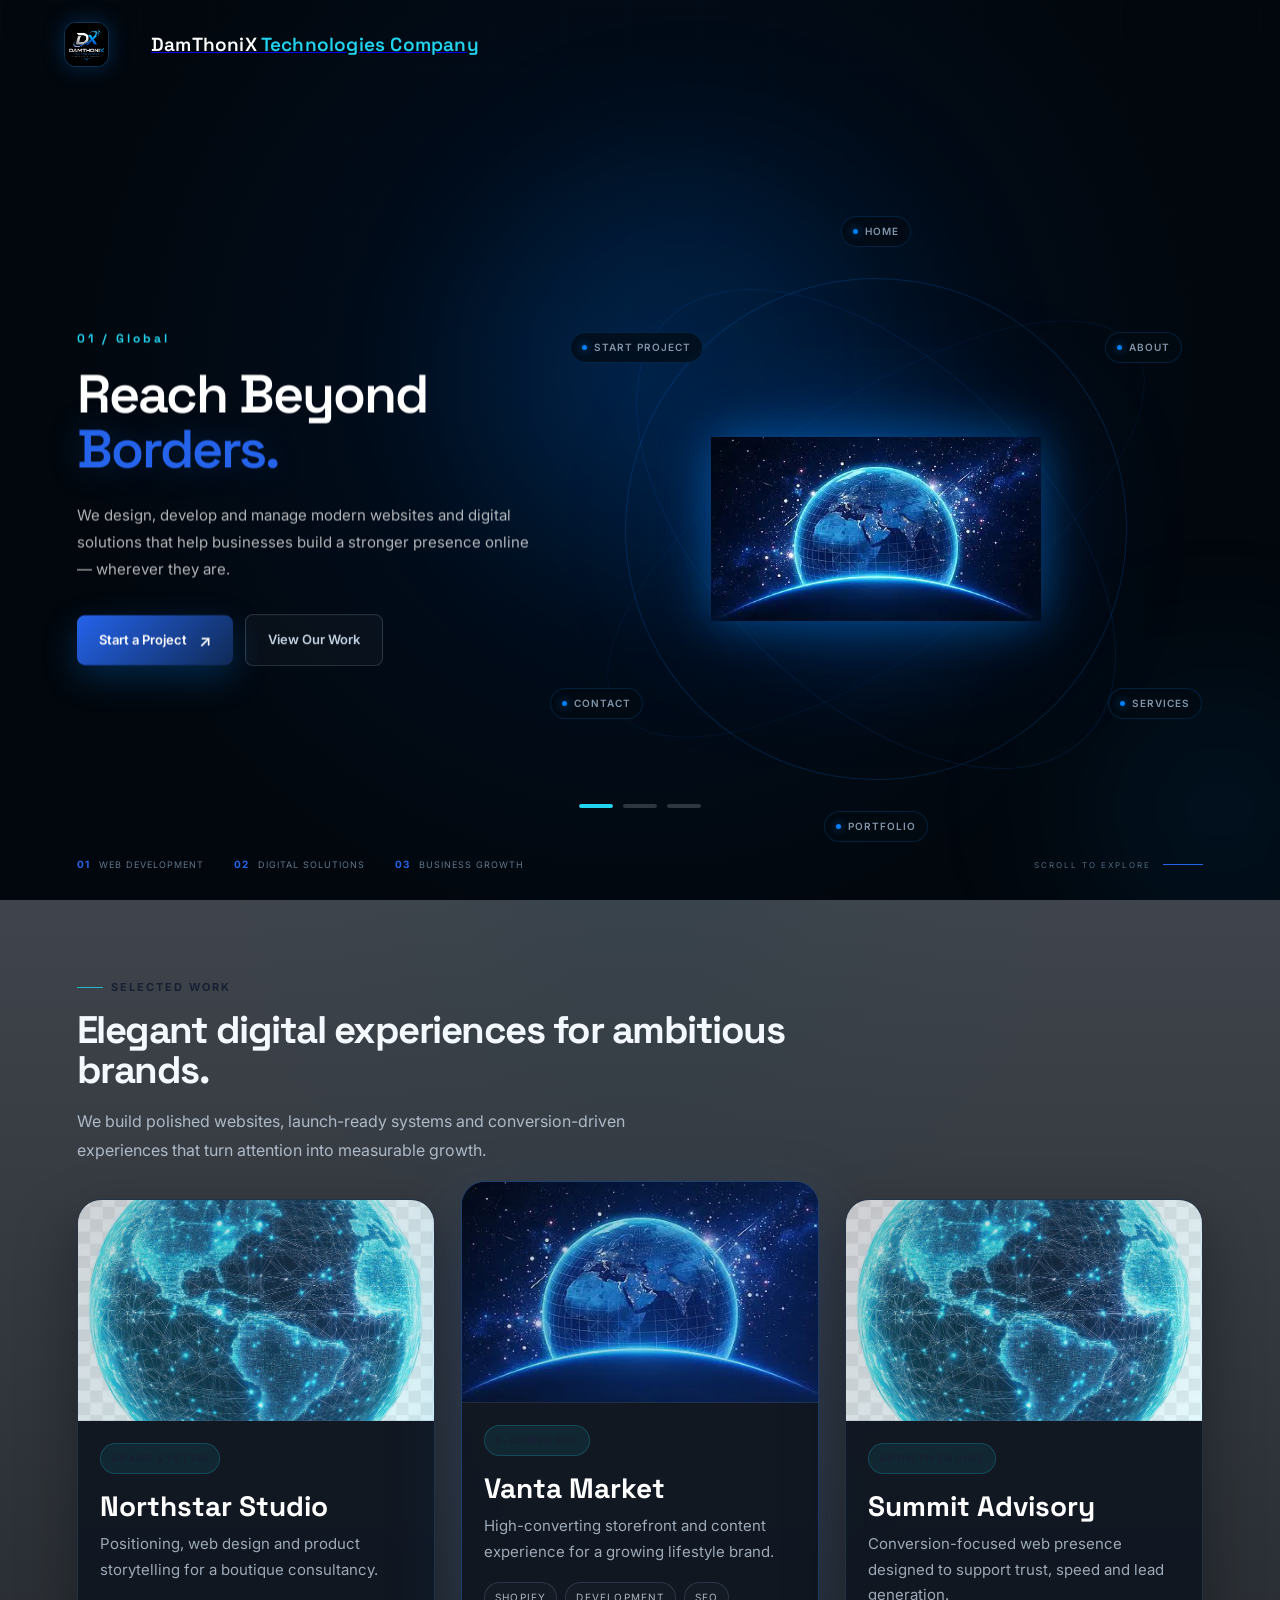
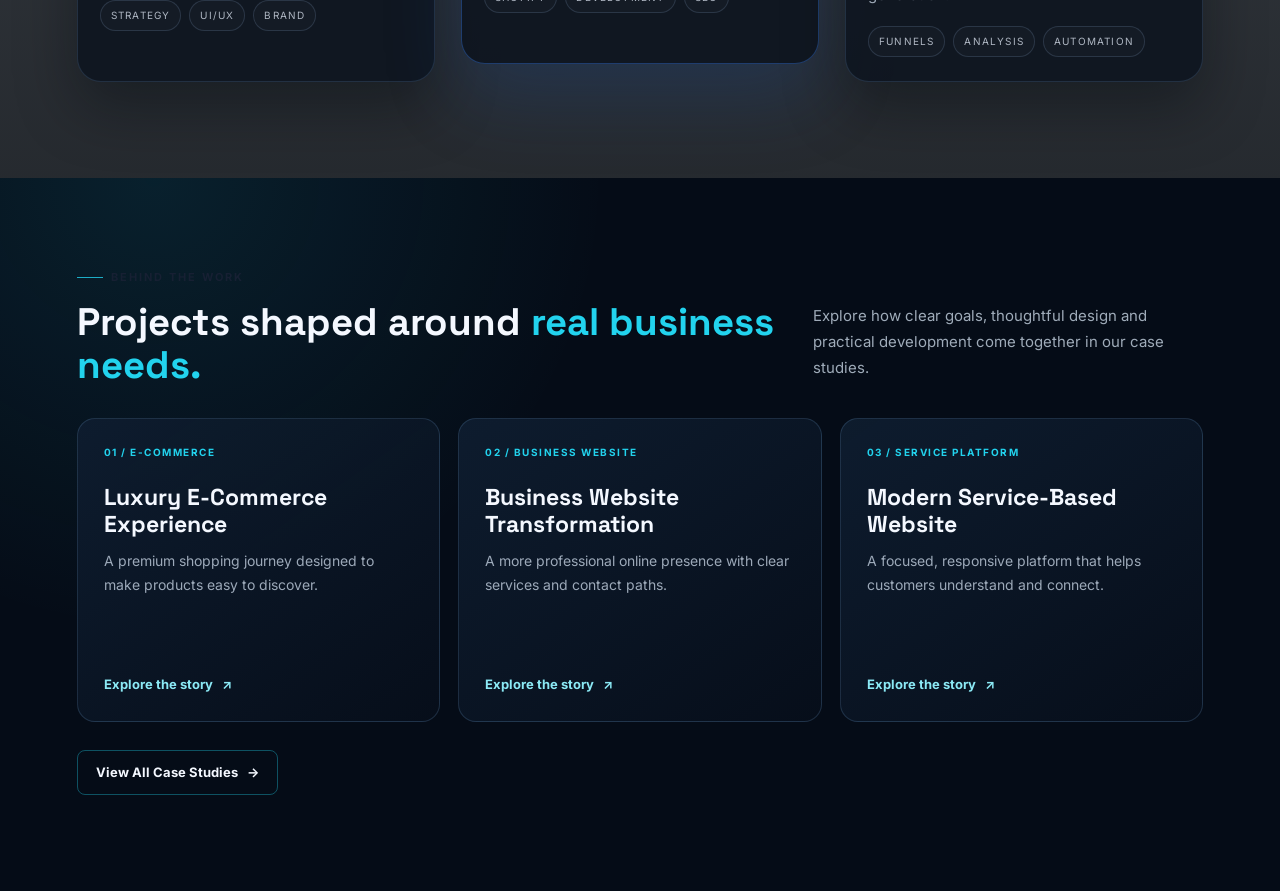
<file: index.html>
<!DOCTYPE html>
<html lang="en">
<head>
    <meta charset="UTF-8">
    <meta name="viewport" content="width=device-width, initial-scale=1.0">

    <title>DamThoniX Technologies Company</title>

    <meta
        name="description"
        content="DamThoniX Technologies Company builds modern websites and digital solutions for businesses."
    >

    <link rel="stylesheet" href="./css/style.css">
    <link rel="stylesheet" href="./css/brand.css">
    <link rel="icon" type="image/png" href="./images/DamzyThecx.png">
</head>

<body>

    <main class="hero" id="hero" data-scene="0">

        <!-- BACKGROUND -->
        <div class="hero-grid" aria-hidden="true"></div>

        <div class="blue-glow glow-one" aria-hidden="true"></div>
        <div class="blue-glow glow-two" aria-hidden="true"></div>

        <!-- HEADER -->
        <header class="top-header">

            <a href="index.html" class="logo">
                <img
                    src="images/DamzyThecx.png"
                    alt="DamThoniX Technologies Company"
                >

                <h1>
                    DamThoniX
                    <span>Technologies Company</span>
                </h1>
            </a>

        </header>


        <!-- HERO VIEWPORT -->
        <div
            class="hero-viewport"
            role="region"
            aria-roledescription="carousel"
            aria-label="DamThoniX introduction"
        >


            <!-- =========================================
                 SCENE 1 — GLOBAL
            ========================================== -->
            <section
                class="hero-scene scene-global"
                data-scene-id="0"
                aria-hidden="false"
            >

                <div class="scene-content">

                    <span class="scene-eyebrow">
                        01 / Global
                    </span>

                    <h2 class="scene-heading">
                        Reach Beyond
                        <span>Borders.</span>
                    </h2>

                    <p class="scene-description">
                        We design, develop and manage modern websites
                        and digital solutions that help businesses build
                        a stronger presence online — wherever they are.
                    </p>

                    <div class="hero-buttons">

                        <a
                            href="contact.html"
                            class="primary-btn"
                        >
                            Start a Project
                            <span aria-hidden="true">↗</span>
                        </a>

                        <a
                            href="portfolio.html"
                            class="secondary-btn"
                        >
                            View Our Work
                        </a>

                    </div>

                </div>


                <!-- GLOBE STAGE -->
                <div class="globe-stage">

                    <!-- ORBITS -->
                    <div class="orbit orbit-one"></div>
                    <div class="orbit orbit-two"></div>
                    <div class="orbit orbit-three"></div>


                    <!-- GLOBE -->
                    <div class="globe-wrapper">

                        <div class="globe-light"></div>

                        <img
                            src="images/glob3.jpeg"
                            alt="Digital world globe"
                            class="globe"
                        >

                    </div>


                    <!-- ORBIT NAVIGATION -->
                    <nav
                        class="orbit-navigation"
                        aria-label="Main navigation"
                    >

                        <a
                            href="index.html"
                            class="orbit-link home-link"
                        >
                            <span class="orbit-dot"></span>
                            <span>Home</span>
                        </a>


                        <a
                            href="about.html"
                            class="orbit-link about-link"
                        >
                            <span class="orbit-dot"></span>
                            <span>About</span>
                        </a>


                        <a
                            href="services.html"
                            class="orbit-link services-link"
                        >
                            <span class="orbit-dot"></span>
                            <span>Services</span>
                        </a>


                        <a
                            href="portfolio.html"
                            class="orbit-link portfolio-link"
                        >
                            <span class="orbit-dot"></span>
                            <span>Portfolio</span>
                        </a>


                        <a
                            href="contact.html"
                            class="orbit-link contact-link"
                        >
                            <span class="orbit-dot"></span>
                            <span>Contact</span>
                        </a>


                        <a
                            href="contact.html"
                            class="orbit-link project-link"
                        >
                            <span class="orbit-dot"></span>
                            <span>Start Project</span>
                        </a>

                    </nav>

                </div>

            </section>



            <!-- =========================================
                 SCENE 2 — BUILD
            ========================================== -->
            <section
                class="hero-scene scene-build"
                data-scene-id="1"
                aria-hidden="true"
            >

                <div class="scene-bg" aria-hidden="true">

                    <div class="scene-bg-image"></div>

                    <div class="scene-light-sweep"></div>

                    <div
                        class="scene-particles"
                        id="buildParticles"
                    ></div>

                </div>

                <div class="scene-overlay"></div>


                <div class="scene-content">

                    <span class="scene-eyebrow">
                        02 / Build
                    </span>

                    <h2 class="scene-heading">
                        We Turn Ideas Into
                        <span>Digital Experiences.</span>
                    </h2>

                    <p class="scene-description">
                        Websites, applications and digital solutions
                        engineered for modern businesses.
                    </p>

                    <div class="hero-buttons">

                        <a
                            href="contact.html"
                            class="primary-btn"
                        >
                            Start a Project
                            <span aria-hidden="true">↗</span>
                        </a>

                        <a
                            href="portfolio.html"
                            class="secondary-btn"
                        >
                            View Our Work
                        </a>

                    </div>

                </div>


                <div
                    class="build-float-ui"
                    aria-hidden="true"
                >

                    <div class="float-card float-card-a">

                        <span class="float-pulse"></span>

                        <span>
                            Deploying build…
                        </span>

                    </div>


                    <div class="float-card float-card-b">

                        <strong>
                            99.98%
                        </strong>

                        <span>
                            Uptime
                        </span>

                    </div>

                </div>

            </section>



            <!-- =========================================
                 SCENE 3 — GROW
            ========================================== -->
            <section
                class="hero-scene scene-grow"
                data-scene-id="2"
                aria-hidden="true"
            >

                <div class="scene-content">

                    <span class="scene-eyebrow">
                        03 / Grow
                    </span>

                    <h2 class="scene-heading">
                        Turn Digital Presence Into
                        <span>Business Growth.</span>
                    </h2>

                    <p class="scene-description">
                        We create digital experiences that help businesses
                        attract customers, build credibility and grow online.
                    </p>

                    <div class="hero-buttons">

                        <a
                            href="contact.html"
                            class="primary-btn"
                        >
                            Start a Project
                            <span aria-hidden="true">↗</span>
                        </a>

                        <a
                            href="portfolio.html"
                            class="secondary-btn"
                        >
                            View Our Work
                        </a>

                    </div>

                </div>


                <!-- GROW VISUAL -->
                <div
                    class="grow-visual"
                    aria-hidden="true"
                >

                    <div
                        class="growth-orbit orbit-growth-one"
                    ></div>

                    <div
                        class="growth-orbit orbit-growth-two"
                    ></div>


                    <div class="growth-card main-growth-card">

                        <div class="growth-card-header">

                            <span>
                                Business Performance
                            </span>

                            <span class="growth-status">
                                Live
                            </span>

                        </div>


                        <div class="growth-number">
                            +84.6%
                        </div>

                        <div class="growth-label">
                            Digital Growth
                        </div>


                        <div class="growth-chart">

                            <svg
                                class="chart-svg"
                                viewBox="0 0 300 130"
                                preserveAspectRatio="none"
                            >

                                <polyline
                                    class="chart-line"
                                    points="8,112 62,90 116,78 170,52 224,34 292,14"
                                />

                                <circle
                                    class="chart-dot"
                                    style="--d:0"
                                    cx="8"
                                    cy="112"
                                    r="4"
                                />

                                <circle
                                    class="chart-dot"
                                    style="--d:1"
                                    cx="62"
                                    cy="90"
                                    r="4"
                                />

                                <circle
                                    class="chart-dot"
                                    style="--d:2"
                                    cx="116"
                                    cy="78"
                                    r="4"
                                />

                                <circle
                                    class="chart-dot"
                                    style="--d:3"
                                    cx="170"
                                    cy="52"
                                    r="4"
                                />

                                <circle
                                    class="chart-dot"
                                    style="--d:4"
                                    cx="224"
                                    cy="34"
                                    r="4"
                                />

                                <circle
                                    class="chart-dot"
                                    style="--d:5"
                                    cx="292"
                                    cy="14"
                                    r="5"
                                />

                            </svg>

                        </div>

                    </div>


                    <div
                        class="growth-card small-growth-card card-one"
                    >

                        <span>
                            New Clients
                        </span>

                        <strong>
                            +42%
                        </strong>

                    </div>


                    <div
                        class="growth-card small-growth-card card-two"
                    >

                        <span>
                            Online Reach
                        </span>

                        <strong>
                            +68%
                        </strong>

                    </div>

                </div>

            </section>

        </div>



        <!-- =========================================
             SCENE CONTROLS
        ========================================== -->
        <div
            class="scene-controls"
            role="tablist"
            aria-label="Hero scenes"
        >

            <button
                type="button"
                class="scene-dot"
                data-goto="0"
                role="tab"
                aria-selected="true"
                aria-controls="hero"
                aria-label="Show Global scene"
            ></button>


            <button
                type="button"
                class="scene-dot"
                data-goto="1"
                role="tab"
                aria-selected="false"
                aria-controls="hero"
                aria-label="Show Build scene"
            ></button>


            <button
                type="button"
                class="scene-dot"
                data-goto="2"
                role="tab"
                aria-selected="false"
                aria-controls="hero"
                aria-label="Show Grow scene"
            ></button>

        </div>


        <span
            class="visually-hidden"
            id="heroSceneAnnouncer"
            aria-live="polite"
        ></span>



        <!-- =========================================
             BOTTOM INFORMATION
        ========================================== -->
        <div class="hero-bottom">

            <div class="bottom-item">

                <strong>
                    01
                </strong>

                <span>
                    Web Development
                </span>

            </div>


            <div class="bottom-item">

                <strong>
                    02
                </strong>

                <span>
                    Digital Solutions
                </span>

            </div>


            <div class="bottom-item">

                <strong>
                    03
                </strong>

                <span>
                    Business Growth
                </span>

            </div>


            <div class="scroll-indicator">

                <span>
                    Scroll to explore
                </span>

                <div class="scroll-line"></div>

            </div>

        </div>

    </main>

    <section class="portfolio-showcase" aria-labelledby="portfolio-heading">
        <div class="portfolio-shell">
            <div class="portfolio-intro">
                <span class="section-kicker">Selected work</span>
                <h3 id="portfolio-heading">Elegant digital experiences for ambitious brands.</h3>
                <p>
                    We build polished websites, launch-ready systems and conversion-driven
                    experiences that turn attention into measurable growth.
                </p>
            </div>

            <div class="portfolio-grid">
                <article class="portfolio-card">
                    <div class="card-visual visual-one" aria-hidden="true"></div>
                    <div class="card-body">
                        <span class="card-tag">Brand System</span>
                        <h4>Northstar Studio</h4>
                        <p>Positioning, web design and product storytelling for a boutique consultancy.</p>
                        <ul>
                            <li>Strategy</li>
                            <li>UI/UX</li>
                            <li>Brand</li>
                        </ul>
                    </div>
                </article>

                <article class="portfolio-card featured-card">
                    <div class="card-visual visual-two" aria-hidden="true"></div>
                    <div class="card-body">
                        <span class="card-tag">E-commerce</span>
                        <h4>Vanta Market</h4>
                        <p>High-converting storefront and content experience for a growing lifestyle brand.</p>
                        <ul>
                            <li>Shopify</li>
                            <li>Development</li>
                            <li>SEO</li>
                        </ul>
                    </div>
                </article>

                <article class="portfolio-card">
                    <div class="card-visual visual-three" aria-hidden="true"></div>
                    <div class="card-body">
                        <span class="card-tag">Growth Engine</span>
                        <h4>Summit Advisory</h4>
                        <p>Conversion-focused web presence designed to support trust, speed and lead generation.</p>
                        <ul>
                            <li>Funnels</li>
                            <li>Analysis</li>
                            <li>Automation</li>
                        </ul>
                    </div>
                </article>
            </div>
        </div>
    </section>

    <section class="case-preview-section" aria-labelledby="case-preview-heading">
        <div class="case-preview-shell">
            <div class="case-preview-heading">
                <div>
                    <span class="section-kicker">BEHIND THE WORK</span>
                    <h2 id="case-preview-heading">Projects shaped around <span>real business needs.</span></h2>
                </div>
                <p>
                    Explore how clear goals, thoughtful design and practical development
                    come together in our case studies.
                </p>
            </div>

            <div class="case-preview-grid">
                <a class="case-preview-card" href="case-studies.html#case-study-1">
                    <span class="case-preview-number">01 / E-COMMERCE</span>
                    <h3>Luxury E-Commerce Experience</h3>
                    <p>A premium shopping journey designed to make products easy to discover.</p>
                    <span class="case-preview-link">Explore the story <span aria-hidden="true">↗</span></span>
                </a>

                <a class="case-preview-card" href="case-studies.html#case-study-2">
                    <span class="case-preview-number">02 / BUSINESS WEBSITE</span>
                    <h3>Business Website Transformation</h3>
                    <p>A more professional online presence with clear services and contact paths.</p>
                    <span class="case-preview-link">Explore the story <span aria-hidden="true">↗</span></span>
                </a>

                <a class="case-preview-card" href="case-studies.html#case-study-3">
                    <span class="case-preview-number">03 / SERVICE PLATFORM</span>
                    <h3>Modern Service-Based Website</h3>
                    <p>A focused, responsive platform that helps customers understand and connect.</p>
                    <span class="case-preview-link">Explore the story <span aria-hidden="true">↗</span></span>
                </a>
            </div>

            <a class="case-preview-all" href="case-studies.html">
                View All Case Studies <span aria-hidden="true">→</span>
            </a>
        </div>
    </section>

    <script src="./js/script.js"></script>

</body>
</html>
</file>
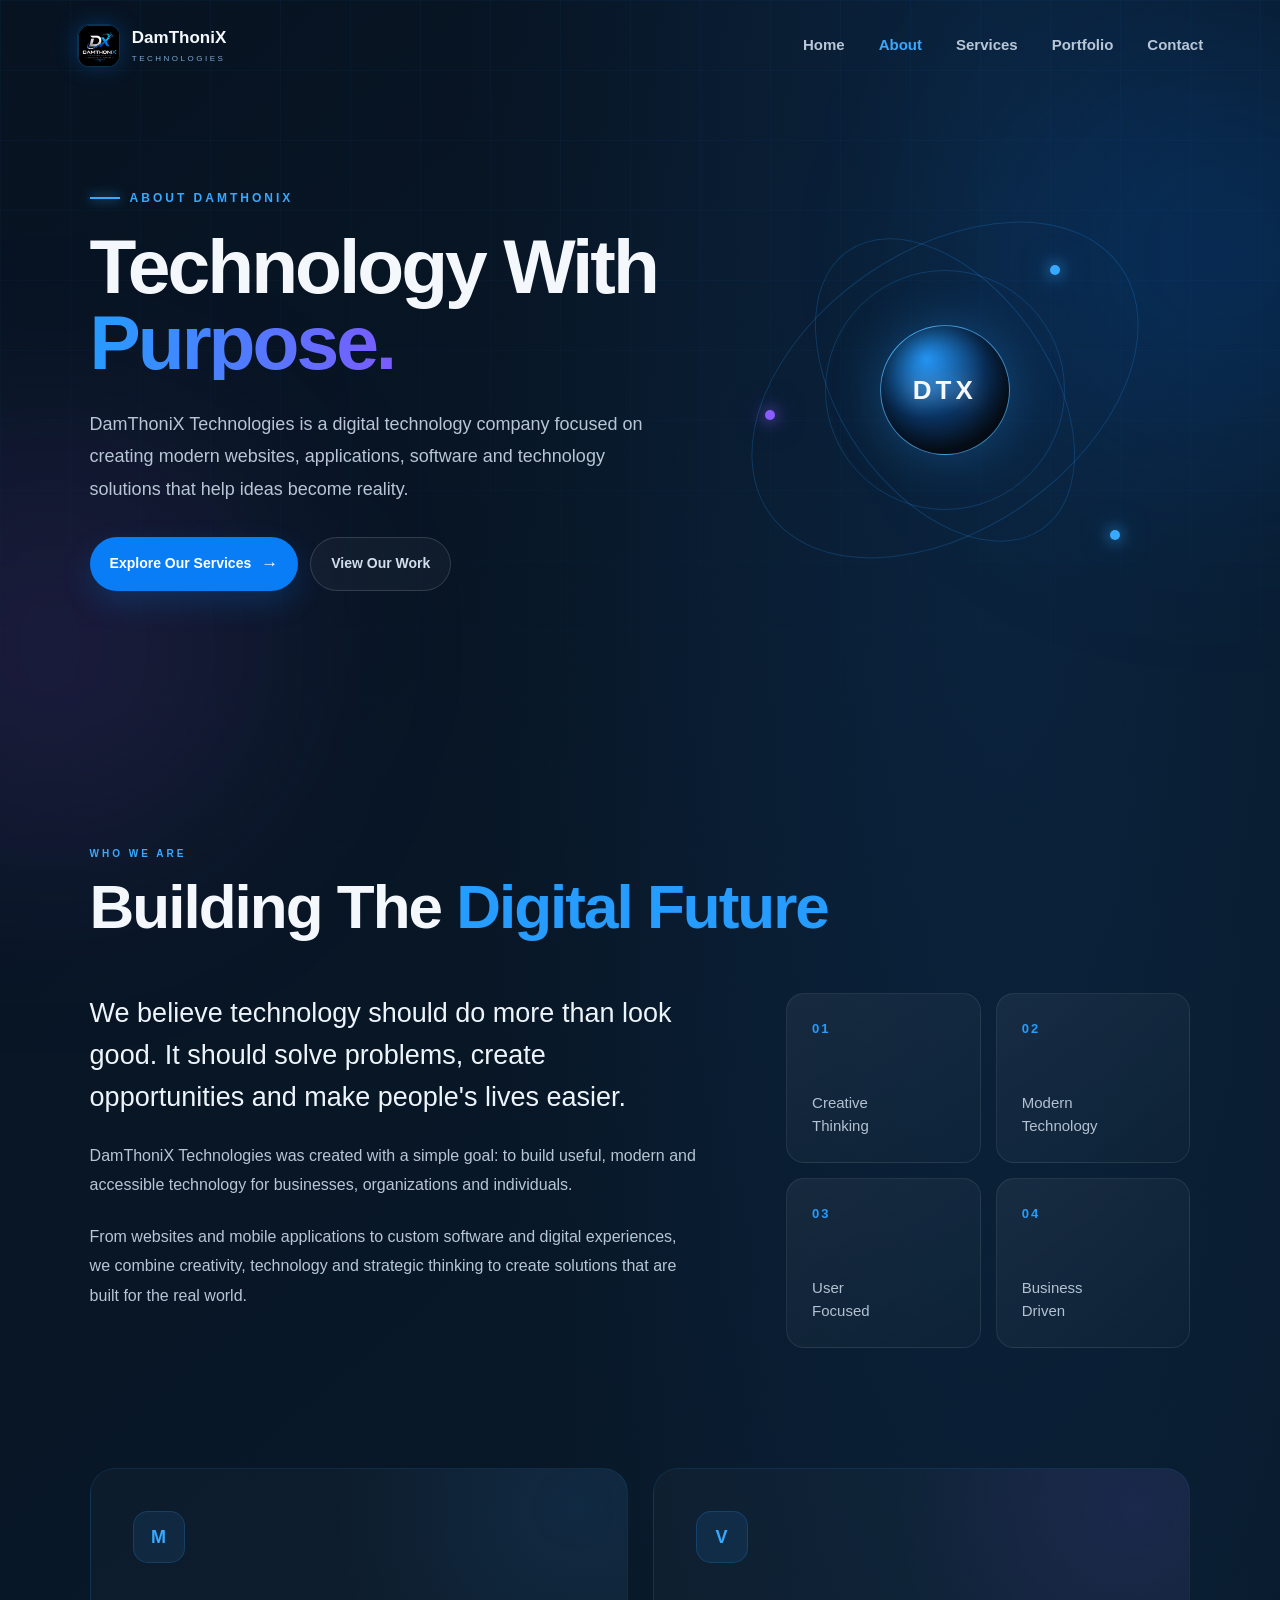
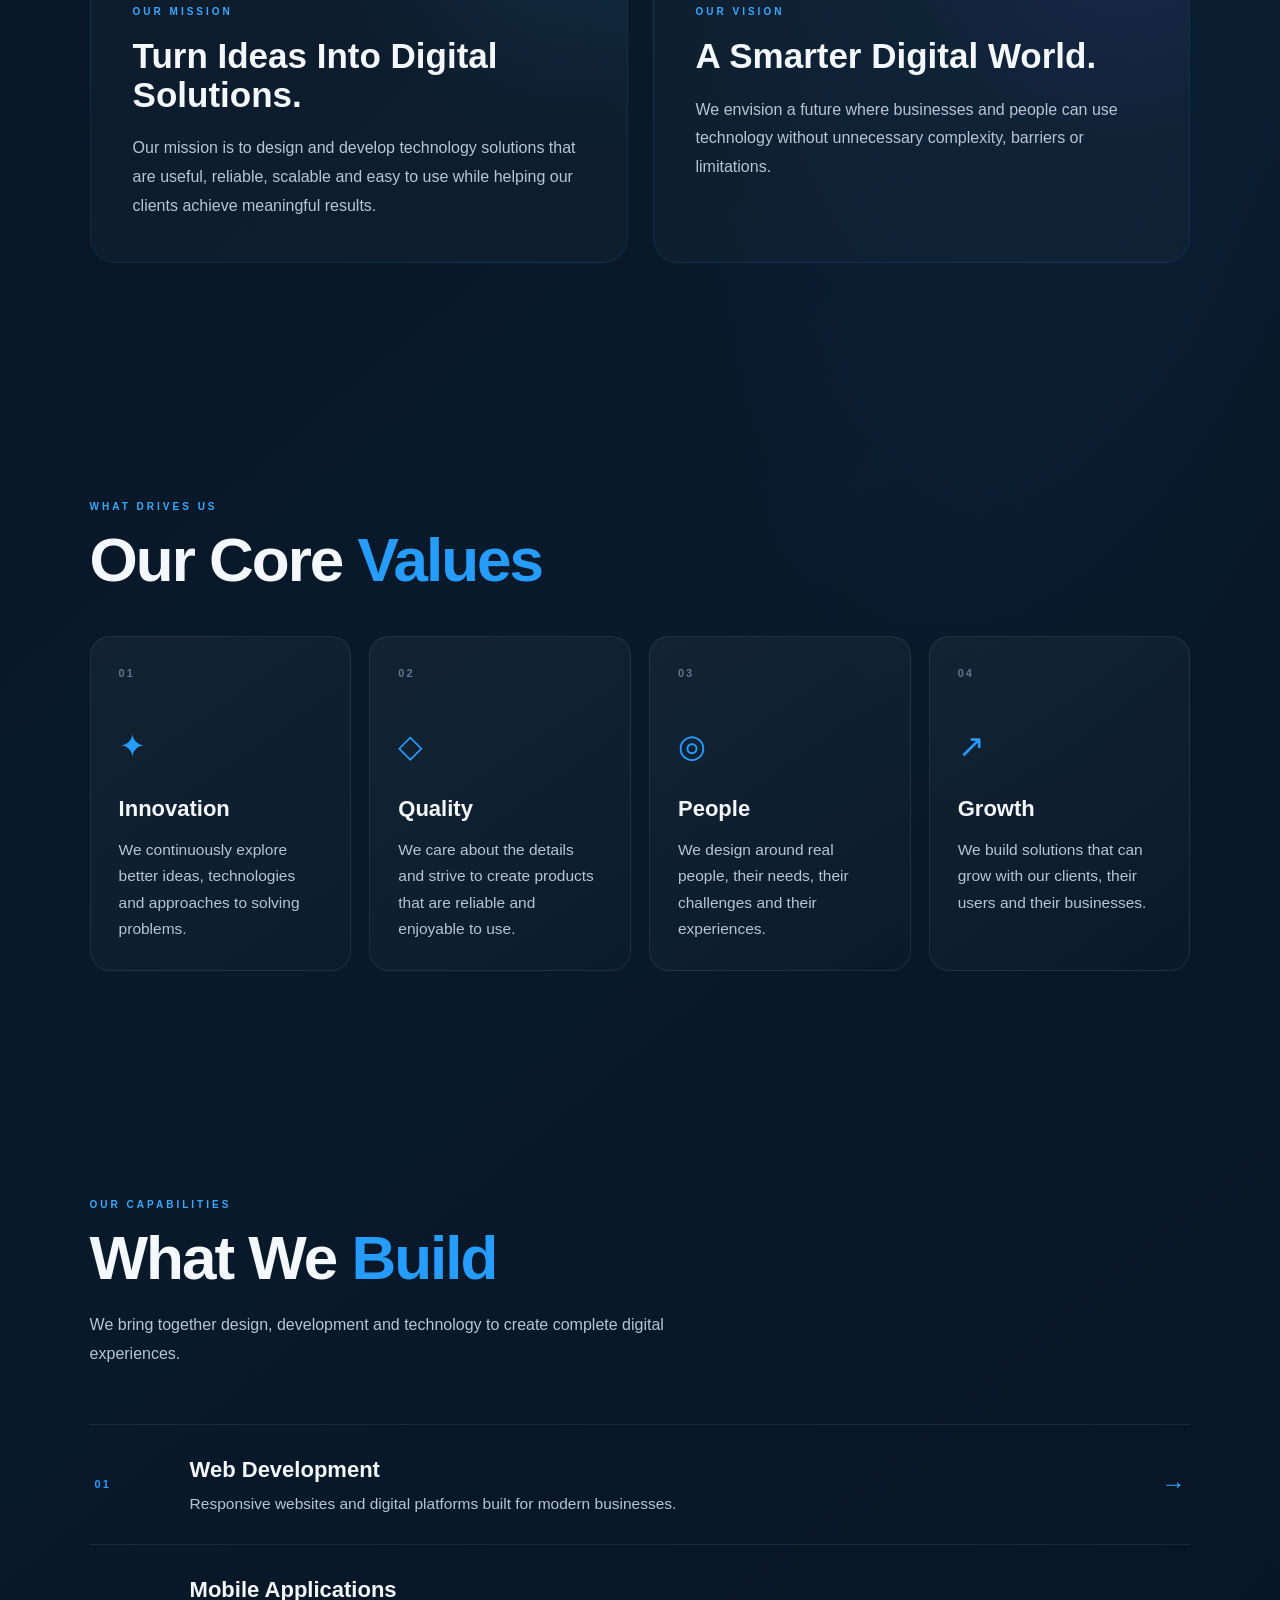
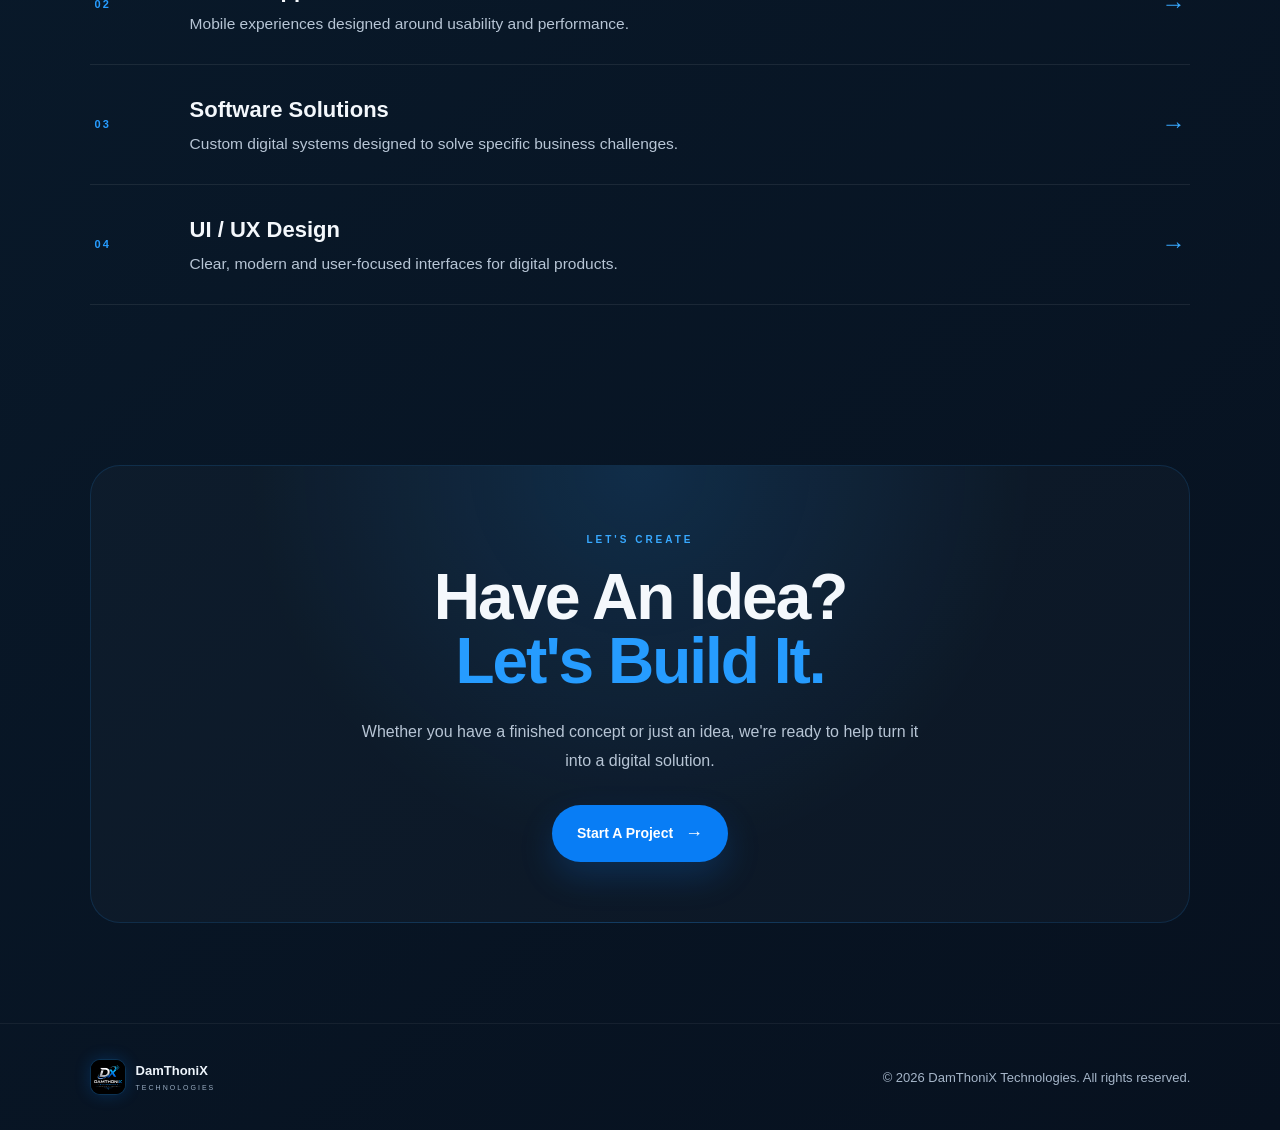
<file: about.html>
<!DOCTYPE html>
<html lang="en">
<head>
    <meta charset="UTF-8">
    <meta name="viewport" content="width=device-width, initial-scale=1.0">

    <title>About Us | DamThoniX Technologies</title>

    <meta
        name="description"
        content="Learn about DamThoniX Technologies, our mission, vision, values and approach to building modern digital solutions."
    >

    <link rel="stylesheet" href="css/about.css">
    <link rel="stylesheet" href="css/brand.css">
</head>

<body class="about-page">

    <!-- BACKGROUND -->
    <div class="background-grid"></div>

    <div class="glow glow-one"></div>
    <div class="glow glow-two"></div>


    <!-- HEADER -->
    <header class="top-header">

        <a href="index.html" class="logo">

            <div class="logo-mark"><img src="images/DamzyThecx.png" alt="DamThoniX Technologies Company"></div>

            <div class="logo-text">
                <strong>DamThoniX</strong>
                <span>TECHNOLOGIES</span>
            </div>

        </a>


        <nav class="main-nav">

            <a href="index.html">Home</a>

            <a href="about.html" class="active">
                About
            </a>

            <a href="services.html">
                Services
            </a>

            <a href="portfolio.html">
                Portfolio
            </a>

            <a href="contact.html">
                Contact
            </a>

        </nav>


        <button class="menu-toggle" id="menuToggle" type="button" aria-label="Open navigation menu" aria-expanded="false" aria-controls="mobileMenu">
            <span></span>
            <span></span>
            <span></span>
        </button>

    </header>


    <!-- MOBILE MENU -->
    <div class="mobile-menu" id="mobileMenu">

        <a href="index.html">Home</a>
        <a href="about.html">About</a>
        <a href="services.html">Services</a>
        <a href="portfolio.html">Portfolio</a>
        <a href="contact.html">Contact</a>

    </div>


    <main>

        <!-- =====================================
             ABOUT HERO
        ====================================== -->

        <section class="about-hero">

            <div class="hero-content">

                <div class="eyebrow">
                    <span></span>
                    ABOUT DAMTHONIX
                </div>

                <h1>
                    Technology With
                    <span>Purpose.</span>
                </h1>

                <p>
                    DamThoniX Technologies is a digital technology company
                    focused on creating modern websites, applications,
                    software and technology solutions that help ideas
                    become reality.
                </p>

                <div class="hero-buttons">

                    <a
                        href="services.html"
                        class="primary-button"
                    >
                        Explore Our Services
                        <span>→</span>
                    </a>

                    <a
                        href="portfolio.html"
                        class="secondary-button"
                    >
                        View Our Work
                    </a>

                </div>

            </div>


            <!-- TECHNOLOGY ORBIT -->

            <div class="about-orbit">

                <div class="orbit orbit-one"></div>
                <div class="orbit orbit-two"></div>
                <div class="orbit orbit-three"></div>

                <div class="orbit-dot dot-one"></div>
                <div class="orbit-dot dot-two"></div>
                <div class="orbit-dot dot-three"></div>

                <div class="orbit-core">

                    <div class="core-inner">
                        DTX
                    </div>

                </div>

            </div>

        </section>


        <!-- =====================================
             COMPANY INTRODUCTION
        ====================================== -->

        <section class="company-section">

            <div class="section-heading">

                <span class="section-label">
                    WHO WE ARE
                </span>

                <h2>
                    Building The
                    <span>Digital Future</span>
                </h2>

            </div>


            <div class="company-grid">

                <div class="company-text">

                    <p class="large-text">
                        We believe technology should do more than
                        look good. It should solve problems, create
                        opportunities and make people's lives easier.
                    </p>

                    <p>
                        DamThoniX Technologies was created with a simple
                        goal: to build useful, modern and accessible
                        technology for businesses, organizations and
                        individuals.
                    </p>

                    <p>
                        From websites and mobile applications to custom
                        software and digital experiences, we combine
                        creativity, technology and strategic thinking
                        to create solutions that are built for the real
                        world.
                    </p>

                </div>


                <div class="company-stats">

                    <div class="stat-card">

                        <strong>01</strong>

                        <span>
                            Creative
                            <br>
                            Thinking
                        </span>

                    </div>


                    <div class="stat-card">

                        <strong>02</strong>

                        <span>
                            Modern
                            <br>
                            Technology
                        </span>

                    </div>


                    <div class="stat-card">

                        <strong>03</strong>

                        <span>
                            User
                            <br>
                            Focused
                        </span>

                    </div>


                    <div class="stat-card">

                        <strong>04</strong>

                        <span>
                            Business
                            <br>
                            Driven
                        </span>

                    </div>

                </div>

            </div>

        </section>


        <!-- =====================================
             MISSION / VISION
        ====================================== -->

        <section class="mission-section">

            <div class="mission-card">

                <div class="card-icon">
                    M
                </div>

                <span class="card-label">
                    OUR MISSION
                </span>

                <h3>
                    Turn Ideas Into
                    Digital Solutions.
                </h3>

                <p>
                    Our mission is to design and develop technology
                    solutions that are useful, reliable, scalable and
                    easy to use while helping our clients achieve
                    meaningful results.
                </p>

            </div>


            <div class="mission-card vision-card">

                <div class="card-icon">
                    V
                </div>

                <span class="card-label">
                    OUR VISION
                </span>

                <h3>
                    A Smarter
                    Digital World.
                </h3>

                <p>
                    We envision a future where businesses and people
                    can use technology without unnecessary complexity,
                    barriers or limitations.
                </p>

            </div>

        </section>


        <!-- =====================================
             VALUES
        ====================================== -->

        <section class="values-section">

            <div class="values-heading">

                <span class="section-label">
                    WHAT DRIVES US
                </span>

                <h2>
                    Our Core
                    <span>Values</span>
                </h2>

            </div>


            <div class="values-grid">

                <article class="value-card">

                    <div class="value-number">
                        01
                    </div>

                    <div class="value-icon">
                        ✦
                    </div>

                    <h3>
                        Innovation
                    </h3>

                    <p>
                        We continuously explore better ideas,
                        technologies and approaches to solving
                        problems.
                    </p>

                </article>


                <article class="value-card">

                    <div class="value-number">
                        02
                    </div>

                    <div class="value-icon">
                        ◇
                    </div>

                    <h3>
                        Quality
                    </h3>

                    <p>
                        We care about the details and strive to
                        create products that are reliable and
                        enjoyable to use.
                    </p>

                </article>


                <article class="value-card">

                    <div class="value-number">
                        03
                    </div>

                    <div class="value-icon">
                        ◎
                    </div>

                    <h3>
                        People
                    </h3>

                    <p>
                        We design around real people, their needs,
                        their challenges and their experiences.
                    </p>

                </article>


                <article class="value-card">

                    <div class="value-number">
                        04
                    </div>

                    <div class="value-icon">
                        ↗
                    </div>

                    <h3>
                        Growth
                    </h3>

                    <p>
                        We build solutions that can grow with our
                        clients, their users and their businesses.
                    </p>

                </article>

            </div>

        </section>


        <!-- =====================================
             WHAT WE DO
        ====================================== -->

        <section class="capabilities-section">

            <div class="capabilities-heading">

                <span class="section-label">
                    OUR CAPABILITIES
                </span>

                <h2>
                    What We
                    <span>Build</span>
                </h2>

                <p>
                    We bring together design, development and technology
                    to create complete digital experiences.
                </p>

            </div>


            <div class="capabilities-list">

                <a href="services.html" class="capability-item">

                    <span class="capability-number">
                        01
                    </span>

                    <div>
                        <h3>
                            Web Development
                        </h3>

                        <p>
                            Responsive websites and digital platforms
                            built for modern businesses.
                        </p>
                    </div>

                    <span class="capability-arrow">
                        →
                    </span>

                </a>


                <a href="services.html" class="capability-item">

                    <span class="capability-number">
                        02
                    </span>

                    <div>
                        <h3>
                            Mobile Applications
                        </h3>

                        <p>
                            Mobile experiences designed around
                            usability and performance.
                        </p>
                    </div>

                    <span class="capability-arrow">
                        →
                    </span>

                </a>


                <a href="services.html" class="capability-item">

                    <span class="capability-number">
                        03
                    </span>

                    <div>
                        <h3>
                            Software Solutions
                        </h3>

                        <p>
                            Custom digital systems designed to
                            solve specific business challenges.
                        </p>
                    </div>

                    <span class="capability-arrow">
                        →
                    </span>

                </a>


                <a href="services.html" class="capability-item">

                    <span class="capability-number">
                        04
                    </span>

                    <div>
                        <h3>
                            UI / UX Design
                        </h3>

                        <p>
                            Clear, modern and user-focused interfaces
                            for digital products.
                        </p>
                    </div>

                    <span class="capability-arrow">
                        →
                    </span>

                </a>

            </div>

        </section>


        <!-- =====================================
             CTA
        ====================================== -->

        <section class="about-cta">

            <div class="cta-content">

                <span class="section-label">
                    LET'S CREATE
                </span>

                <h2>
                    Have An Idea?
                    <span>Let's Build It.</span>
                </h2>

                <p>
                    Whether you have a finished concept or just an idea,
                    we're ready to help turn it into a digital solution.
                </p>

                <a
                    href="contact.html"
                    class="cta-button"
                >
                    Start A Project
                    <span>→</span>
                </a>

            </div>

        </section>

    </main>


    <!-- FOOTER -->

    <footer>

        <div class="footer-brand">

            <div class="logo-mark"><img src="images/DamzyThecx.png" alt=""></div>

            <div>
                <strong>
                    DamThoniX
                </strong>

                <span>
                    TECHNOLOGIES
                </span>
            </div>

        </div>

        <p>
            © 2026 DamThoniX Technologies. All rights reserved.
        </p>

    </footer>


    <script src="js/about.js"></script>

</body>
</html>
</file>
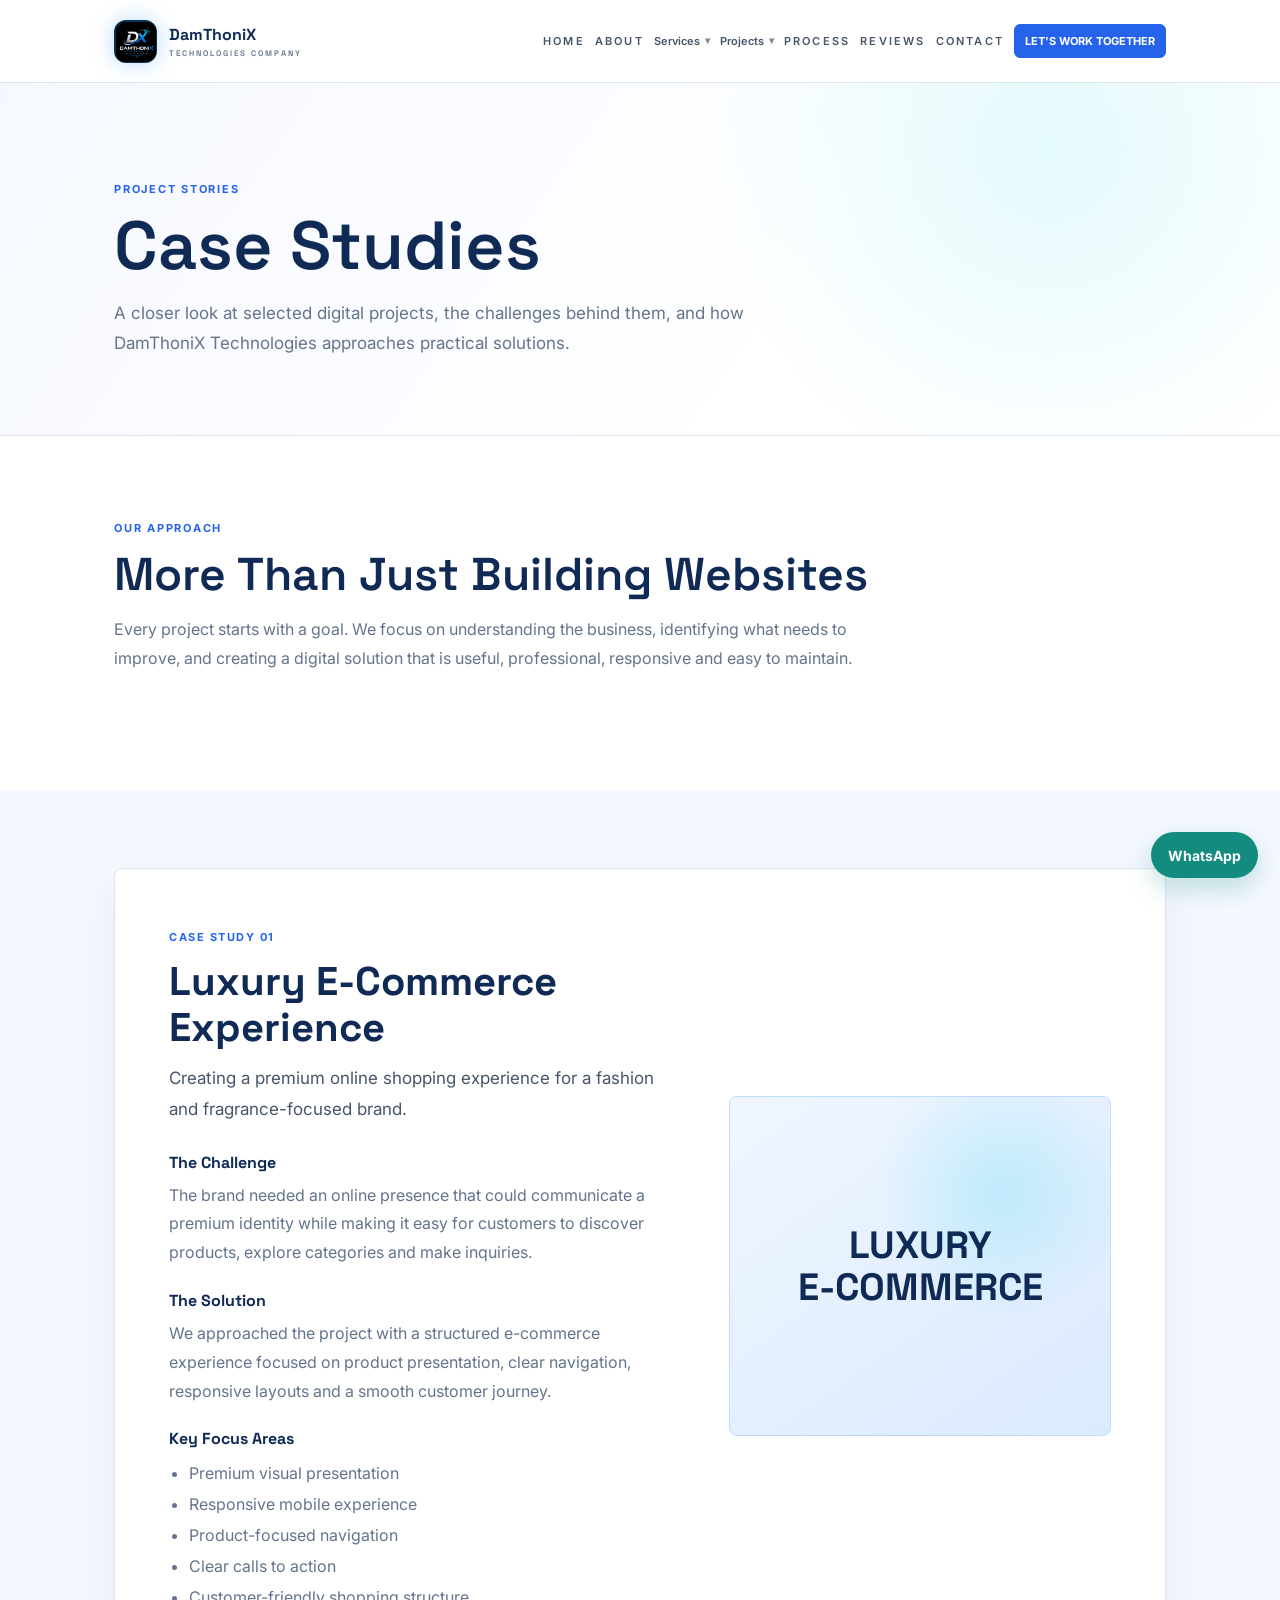
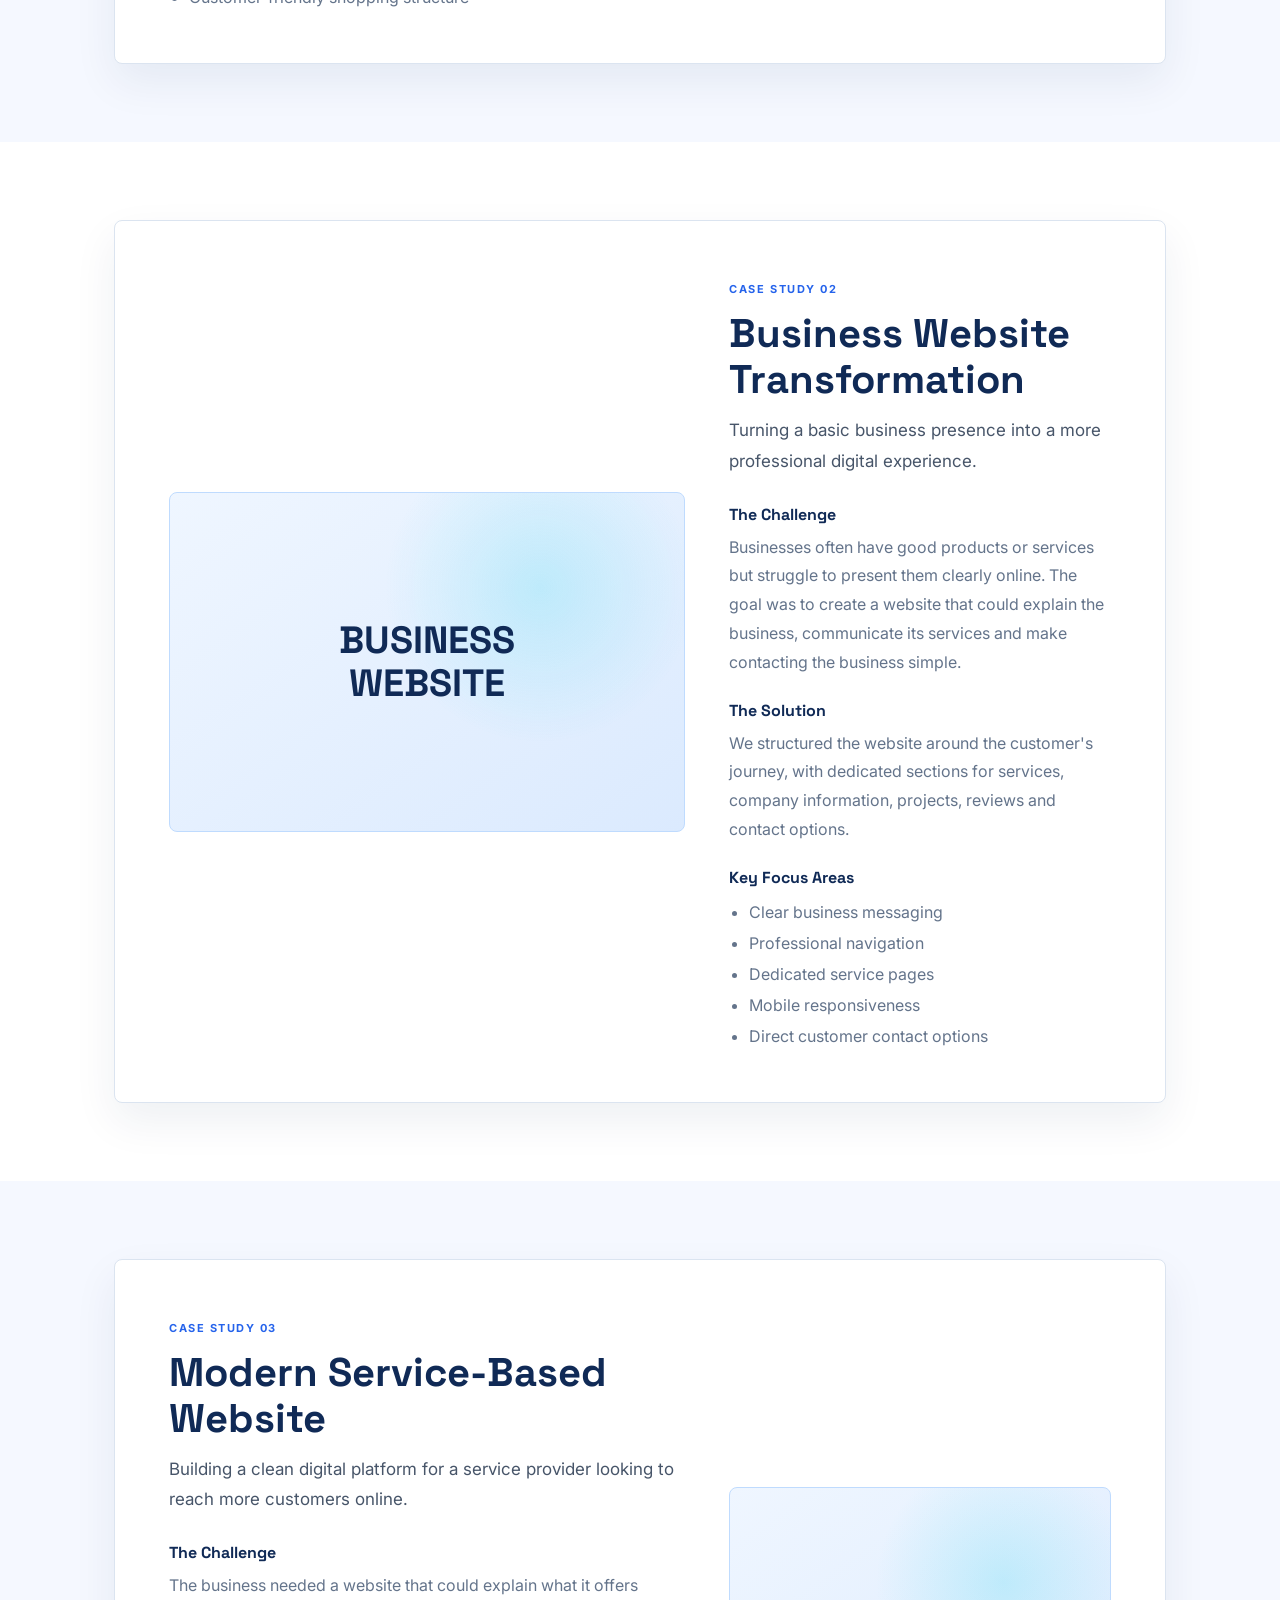
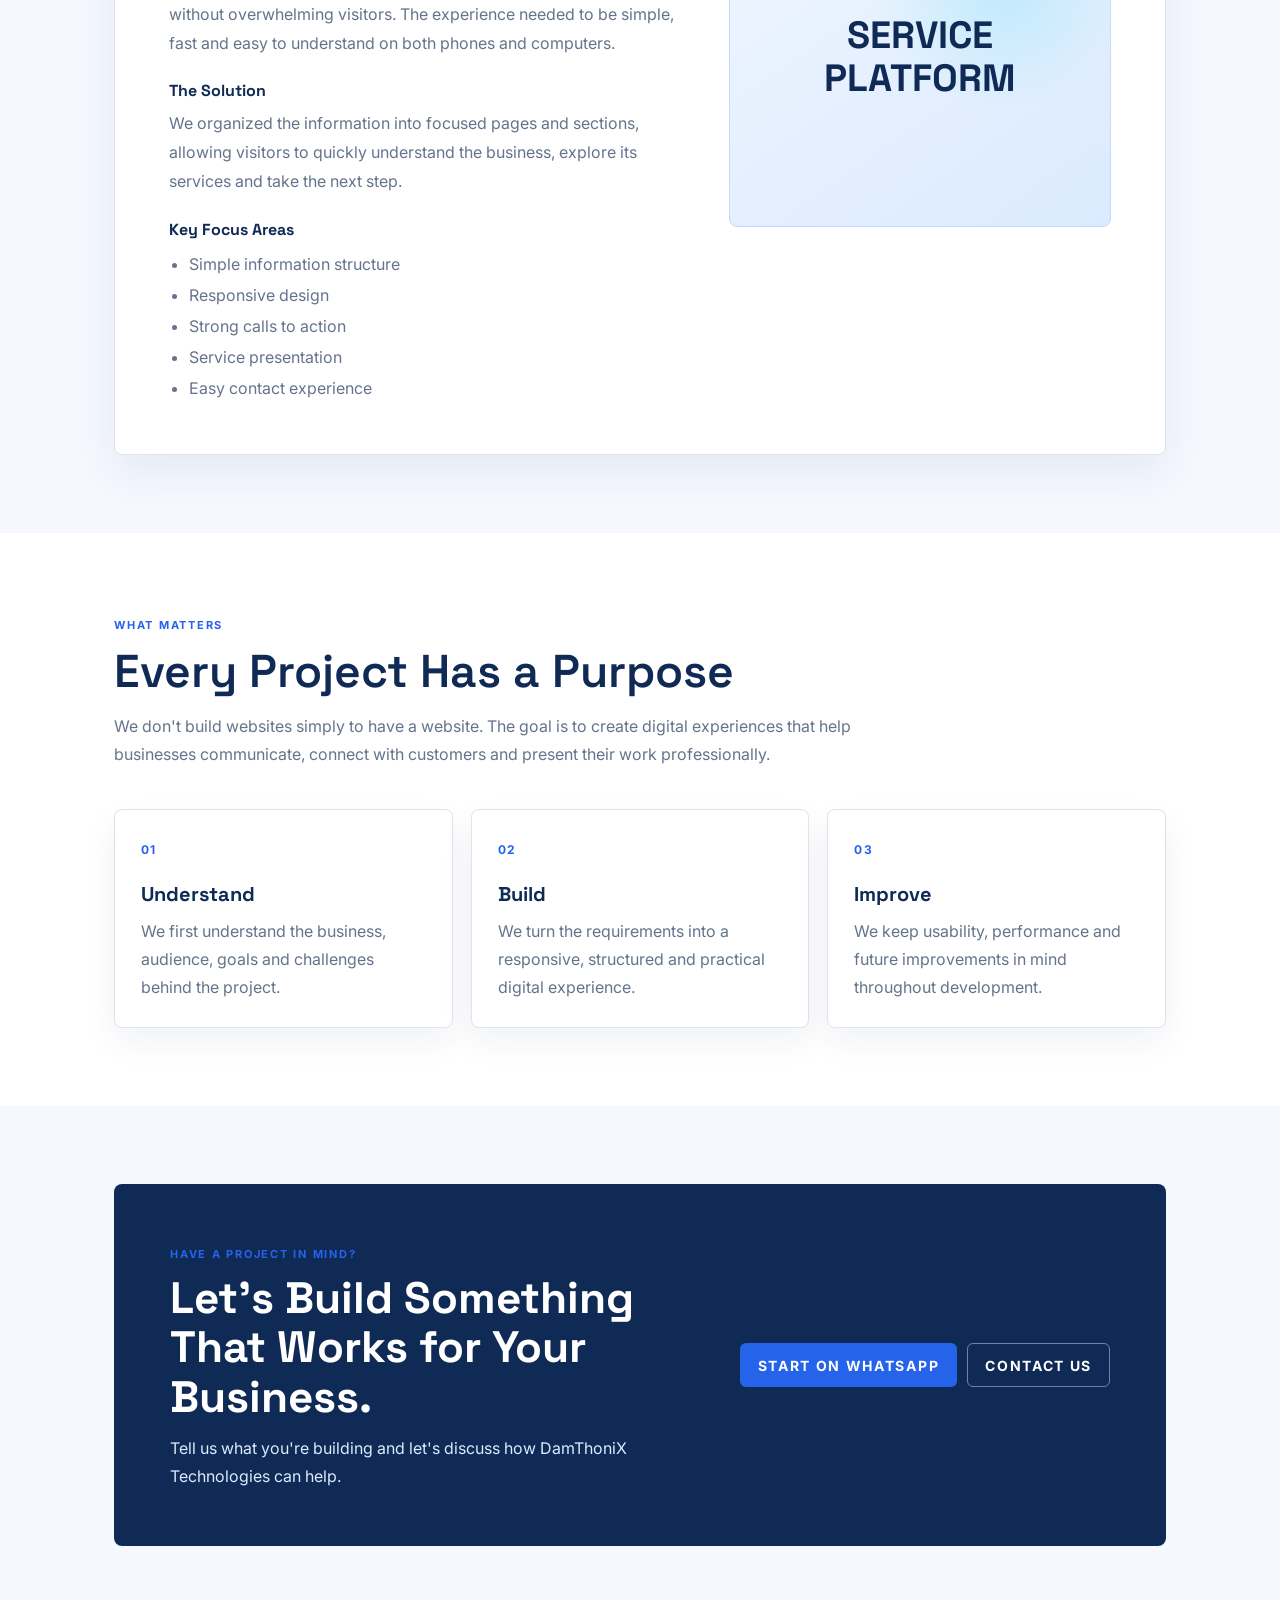
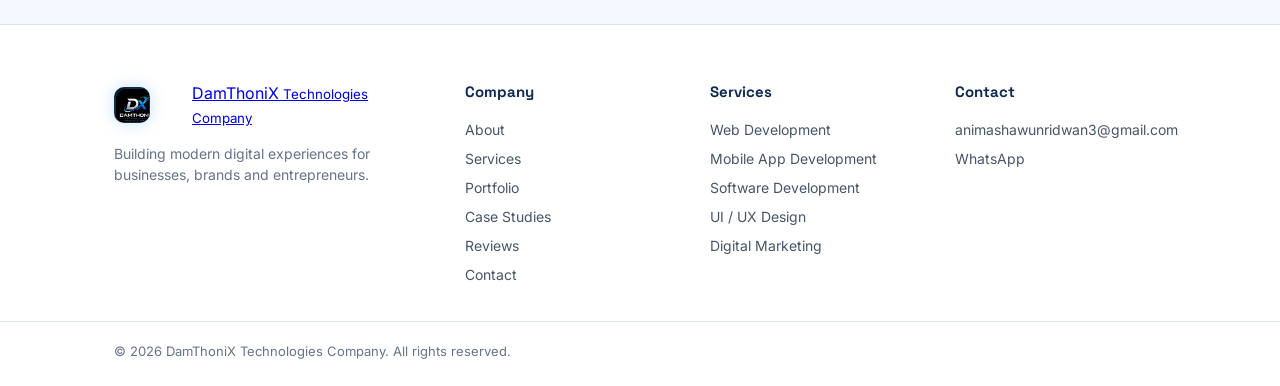
<file: case-studies.html>
<!DOCTYPE html>
<html lang="en">
<head>
    <meta charset="UTF-8">
    <meta name="viewport" content="width=device-width, initial-scale=1.0">

    <title>Case Studies | DamThoniX Technologies Company</title>

    <meta
        name="description"
        content="Explore selected web development and digital projects by DamThoniX Technologies Company."
    >

    <link rel="stylesheet" href="./css/style.css">
    <link rel="stylesheet" href="./css/site-header.css">
    <link rel="stylesheet" href="./css/content-pages.css">
    <link rel="stylesheet" href="./css/brand.css">
</head>

<body>

    <!-- ================= HEADER ================= -->
    <header class="site-header">
        <div class="container nav-container">

            <a href="index.html" class="logo">
                <span class="logo-mark"><img src="images/DamzyThecx.png" alt="DamThoniX Technologies Company"></span>
                <span class="logo-text">
                    DamThoniX
                    <small>Technologies Company</small>
                </span>
            </a>

            <button class="menu-toggle" type="button" aria-label="Open navigation" aria-expanded="false" aria-controls="caseMainNav">
                ☰
            </button>

            <nav class="main-nav" id="caseMainNav">

                <a href="index.html">Home</a>

                <a href="about.html">About</a>

                <div class="nav-dropdown">
                    <button class="dropdown-btn">
                        Services
                        <span>▾</span>
                    </button>

                    <div class="dropdown-menu">
                        <a href="services.html">All Services</a>
                        <a href="services.html#web-development">
                            Web Development
                        </a>
                        <a href="services.html#mobile-app-development">
                            Mobile App Development
                        </a>
                        <a href="services.html#software-development">
                            Software Development
                        </a>
                        <a href="services.html#ui-ux-design">
                            UI / UX Design
                        </a>
                        <a href="services.html#digital-marketing">
                            Digital Marketing
                        </a>
                        <a href="services.html#it-technology-solutions">
                            IT &amp; Technology Solutions
                        </a>                    </div>
                </div>

                <div class="nav-dropdown">
                    <button class="dropdown-btn">
                        Projects
                        <span>▾</span>
                    </button>

                    <div class="dropdown-menu">
                        <a href="portfolio.html">Portfolio</a>
                        <a href="case-studies.html">Case Studies</a>
                    </div>
                </div>

                <a href="Process.html">Process</a>

                <a href="reviews.html">Reviews</a>

                <a href="contact.html">Contact</a>

                <a href="contact.html" class="nav-cta">
                    Let's Work Together
                </a>

            </nav>
        </div>
    </header>


    <!-- ================= PAGE HERO ================= -->
    <main>

        <section class="page-hero">
            <div class="container">

                <span class="eyebrow">
                    PROJECT STORIES
                </span>

                <h1>
                    Case Studies
                </h1>

                <p>
                    A closer look at selected digital projects, the challenges
                    behind them, and how DamThoniX Technologies approaches
                    practical solutions.
                </p>

            </div>
        </section>


        <!-- ================= INTRO ================= -->
        <section class="section">
            <div class="container">

                <div class="section-heading">
                    <span class="eyebrow">
                        OUR APPROACH
                    </span>

                    <h2>
                        More Than Just Building Websites
                    </h2>

                    <p>
                        Every project starts with a goal. We focus on understanding
                        the business, identifying what needs to improve, and
                        creating a digital solution that is useful, professional,
                        responsive and easy to maintain.
                    </p>
                </div>

            </div>
        </section>


        <!-- ================= CASE STUDY 01 ================= -->
        <section class="section section-alt" id="case-study-1">
            <div class="container">

                <article class="case-study-card">

                    <div class="case-study-content">

                        <span class="project-number">
                            CASE STUDY 01
                        </span>

                        <h2>
                            Luxury E-Commerce Experience
                        </h2>

                        <p class="case-study-intro">
                            Creating a premium online shopping experience for
                            a fashion and fragrance-focused brand.
                        </p>

                        <div class="case-study-block">

                            <h3>
                                The Challenge
                            </h3>

                            <p>
                                The brand needed an online presence that could
                                communicate a premium identity while making it
                                easy for customers to discover products,
                                explore categories and make inquiries.
                            </p>

                        </div>

                        <div class="case-study-block">

                            <h3>
                                The Solution
                            </h3>

                            <p>
                                We approached the project with a structured
                                e-commerce experience focused on product
                                presentation, clear navigation, responsive
                                layouts and a smooth customer journey.
                            </p>

                        </div>

                        <div class="case-study-block">

                            <h3>
                                Key Focus Areas
                            </h3>

                            <ul class="check-list">
                                <li>Premium visual presentation</li>
                                <li>Responsive mobile experience</li>
                                <li>Product-focused navigation</li>
                                <li>Clear calls to action</li>
                                <li>Customer-friendly shopping structure</li>
                            </ul>

                        </div>

                    </div>

                    <div class="case-study-visual">

                        <div class="project-placeholder large">
                            LUXURY<br>
                            E-COMMERCE
                        </div>

                    </div>

                </article>

            </div>
        </section>


        <!-- ================= CASE STUDY 02 ================= -->
        <section class="section" id="case-study-2">
            <div class="container">

                <article class="case-study-card reverse">

                    <div class="case-study-content">

                        <span class="project-number">
                            CASE STUDY 02
                        </span>

                        <h2>
                            Business Website Transformation
                        </h2>

                        <p class="case-study-intro">
                            Turning a basic business presence into a more
                            professional digital experience.
                        </p>

                        <div class="case-study-block">

                            <h3>
                                The Challenge
                            </h3>

                            <p>
                                Businesses often have good products or services
                                but struggle to present them clearly online.
                                The goal was to create a website that could
                                explain the business, communicate its services
                                and make contacting the business simple.
                            </p>

                        </div>

                        <div class="case-study-block">

                            <h3>
                                The Solution
                            </h3>

                            <p>
                                We structured the website around the customer's
                                journey, with dedicated sections for services,
                                company information, projects, reviews and
                                contact options.
                            </p>

                        </div>

                        <div class="case-study-block">

                            <h3>
                                Key Focus Areas
                            </h3>

                            <ul class="check-list">
                                <li>Clear business messaging</li>
                                <li>Professional navigation</li>
                                <li>Dedicated service pages</li>
                                <li>Mobile responsiveness</li>
                                <li>Direct customer contact options</li>
                            </ul>

                        </div>

                    </div>

                    <div class="case-study-visual">

                        <div class="project-placeholder large">
                            BUSINESS<br>
                            WEBSITE
                        </div>

                    </div>

                </article>

            </div>
        </section>


        <!-- ================= CASE STUDY 03 ================= -->
        <section class="section section-alt" id="case-study-3">
            <div class="container">

                <article class="case-study-card">

                    <div class="case-study-content">

                        <span class="project-number">
                            CASE STUDY 03
                        </span>

                        <h2>
                            Modern Service-Based Website
                        </h2>

                        <p class="case-study-intro">
                            Building a clean digital platform for a service
                            provider looking to reach more customers online.
                        </p>

                        <div class="case-study-block">

                            <h3>
                                The Challenge
                            </h3>

                            <p>
                                The business needed a website that could explain
                                what it offers without overwhelming visitors.
                                The experience needed to be simple, fast and
                                easy to understand on both phones and computers.
                            </p>

                        </div>

                        <div class="case-study-block">

                            <h3>
                                The Solution
                            </h3>

                            <p>
                                We organized the information into focused pages
                                and sections, allowing visitors to quickly
                                understand the business, explore its services
                                and take the next step.
                            </p>

                        </div>

                        <div class="case-study-block">

                            <h3>
                                Key Focus Areas
                            </h3>

                            <ul class="check-list">
                                <li>Simple information structure</li>
                                <li>Responsive design</li>
                                <li>Strong calls to action</li>
                                <li>Service presentation</li>
                                <li>Easy contact experience</li>
                            </ul>

                        </div>

                    </div>

                    <div class="case-study-visual">

                        <div class="project-placeholder large">
                            SERVICE<br>
                            PLATFORM
                        </div>

                    </div>

                </article>

            </div>
        </section>


        <!-- ================= WHAT WE LEARN ================= -->
        <section class="section">
            <div class="container">

                <div class="section-heading">

                    <span class="eyebrow">
                        WHAT MATTERS
                    </span>

                    <h2>
                        Every Project Has a Purpose
                    </h2>

                    <p>
                        We don't build websites simply to have a website.
                        The goal is to create digital experiences that help
                        businesses communicate, connect with customers and
                        present their work professionally.
                    </p>

                </div>


                <div class="cards-grid">

                    <div class="info-card">
                        <span class="card-icon">01</span>

                        <h3>
                            Understand
                        </h3>

                        <p>
                            We first understand the business, audience,
                            goals and challenges behind the project.
                        </p>
                    </div>


                    <div class="info-card">
                        <span class="card-icon">02</span>

                        <h3>
                            Build
                        </h3>

                        <p>
                            We turn the requirements into a responsive,
                            structured and practical digital experience.
                        </p>
                    </div>


                    <div class="info-card">
                        <span class="card-icon">03</span>

                        <h3>
                            Improve
                        </h3>

                        <p>
                            We keep usability, performance and future
                            improvements in mind throughout development.
                        </p>
                    </div>

                </div>

            </div>
        </section>


        <!-- ================= CTA ================= -->
        <section class="section cta-section">

            <div class="container">

                <div class="cta-box">

                    <div>

                        <span class="eyebrow">
                            HAVE A PROJECT IN MIND?
                        </span>

                        <h2>
                            Let's Build Something That Works for Your Business.
                        </h2>

                        <p>
                            Tell us what you're building and let's discuss
                            how DamThoniX Technologies can help.
                        </p>

                    </div>

                    <div class="cta-actions">

                        <a
                            href="https://wa.me/2349071420246"
                            class="btn btn-primary"
                            target="_blank"
                            rel="noopener"
                        >
                            Start on WhatsApp
                        </a>

                        <a
                            href="contact.html"
                            class="btn btn-secondary"
                        >
                            Contact Us
                        </a>

                    </div>

                </div>

            </div>

        </section>

    </main>


    <!-- ================= FOOTER ================= -->
    <footer class="site-footer">

        <div class="container footer-grid">

            <div class="footer-brand">

                <a href="index.html" class="logo">
                    <span class="logo-mark"><img src="images/DamzyThecx.png" alt=""></span>
                    <span class="logo-text">
                        DamThoniX
                        <small>Technologies Company</small>
                    </span>
                </a>
                

                <p>
                    Building modern digital experiences for businesses,
                    brands and entrepreneurs.
                </p>

            </div>


            <div class="footer-links">

                <h3>
                    Company
                </h3>

                <a href="about.html">About</a>
                <a href="services.html">Services</a>
                <a href="portfolio.html">Portfolio</a>
                <a href="case-studies.html">Case Studies</a>
                <a href="reviews.html">Reviews</a>
                <a href="contact.html">Contact</a>

            </div>


            <div class="footer-links">

                <h3>
                    Services
                </h3>

                <a href="services.html#web-development">
                    Web Development
                </a>

                <a href="services.html#mobile-app-development">
                    Mobile App Development
                </a>

                <a href="services.html#software-development">
                    Software Development
                </a>

                <a href="services.html#ui-ux-design">
                    UI / UX Design
                </a>

                <a href="services.html#digital-marketing">
                    Digital Marketing
                </a>

            </div>


            <div class="footer-links">

                <h3>
                    Contact
                </h3>

                <a href="mailto:animashawunridwan3@gmail.com">
                    animashawunridwan3@gmail.com
                </a>

                <a
                    href="https://wa.me/2349071420246"
                    target="_blank"
                    rel="noopener"
                >
                    WhatsApp
                </a>

            </div>

        </div>


        <div class="footer-bottom">

            <div class="container">

                <p>
                    © 2026 DamThoniX Technologies Company.
                    All rights reserved.
                </p>

            </div>

        </div>

    </footer>


    <!-- ================= FLOATING WHATSAPP ================= -->
    <a
        href="https://wa.me/2349071420246"
        class="whatsapp-float"
        target="_blank"
        rel="noopener"
        aria-label="Chat with DamThoniX Technologies on WhatsApp"
    >
        WhatsApp
    </a>


    <script src="./js/script.js"></script>

</body>
</html>
</file>
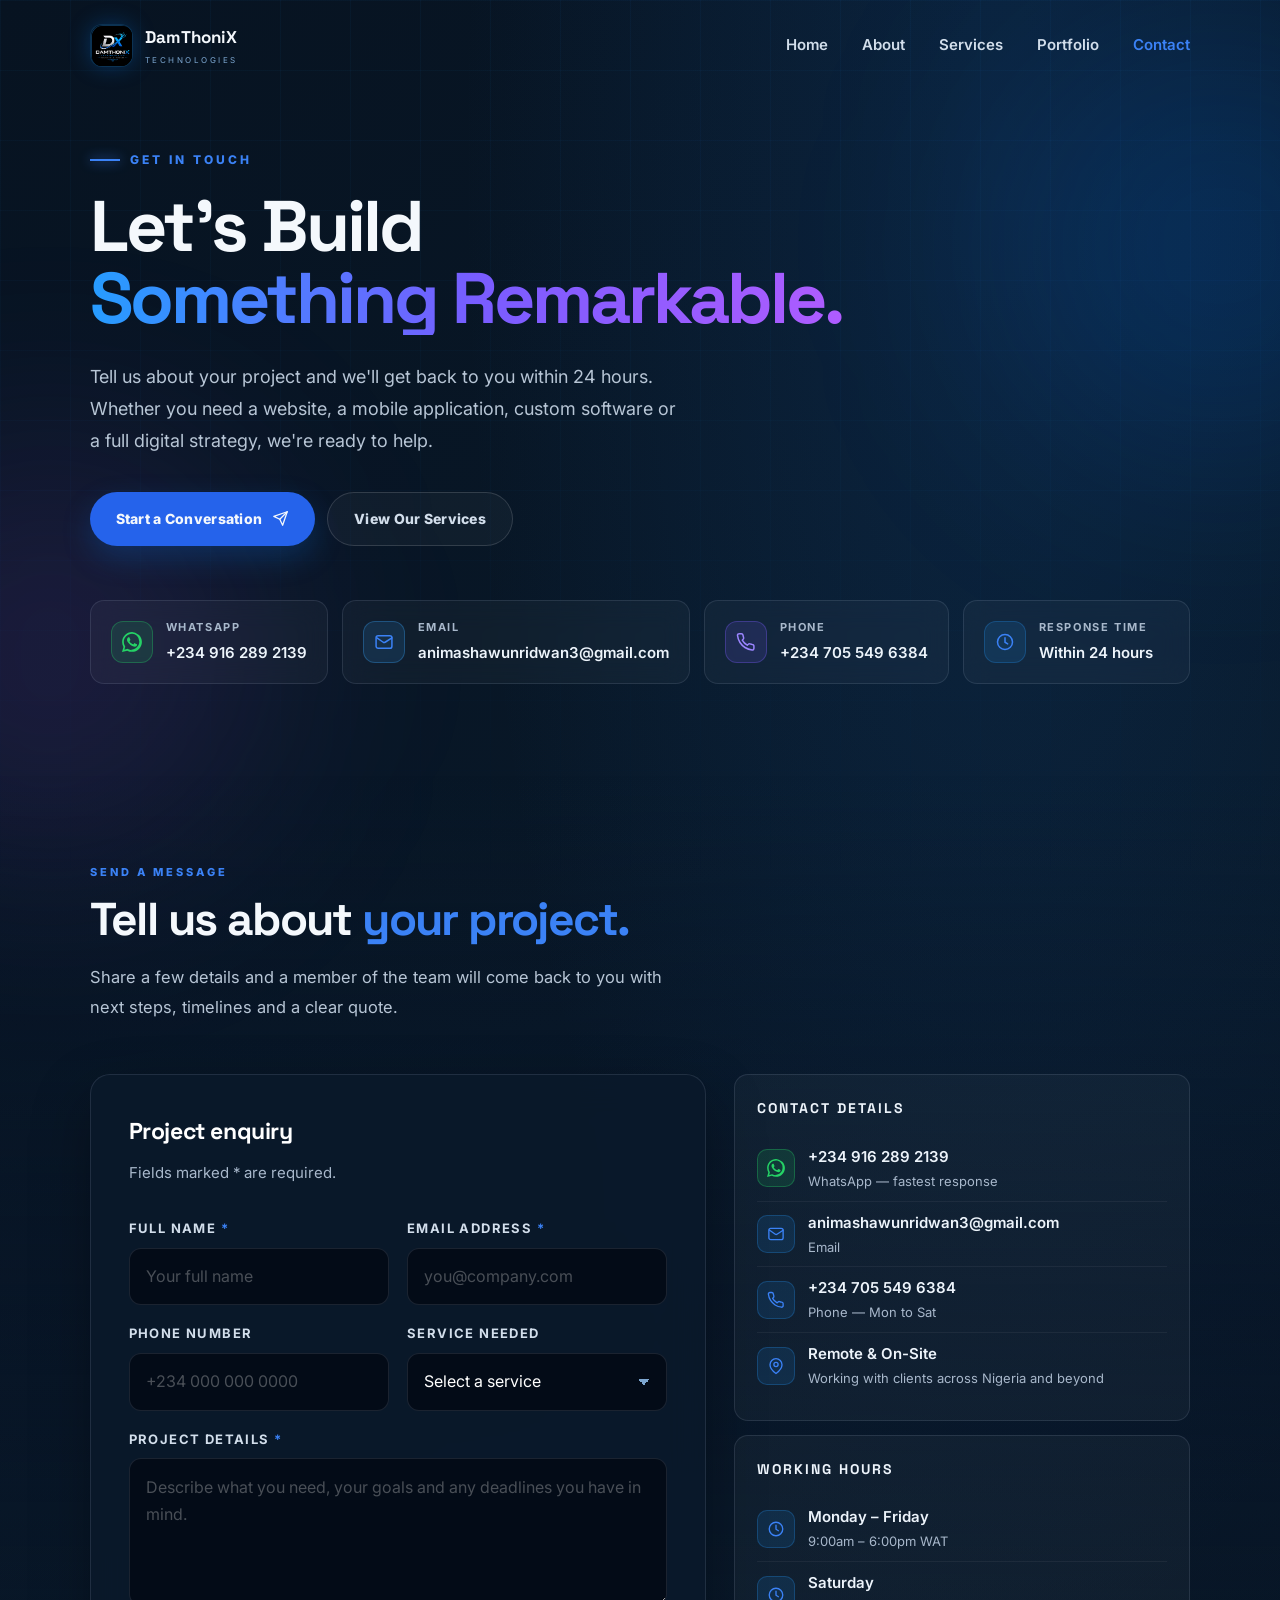
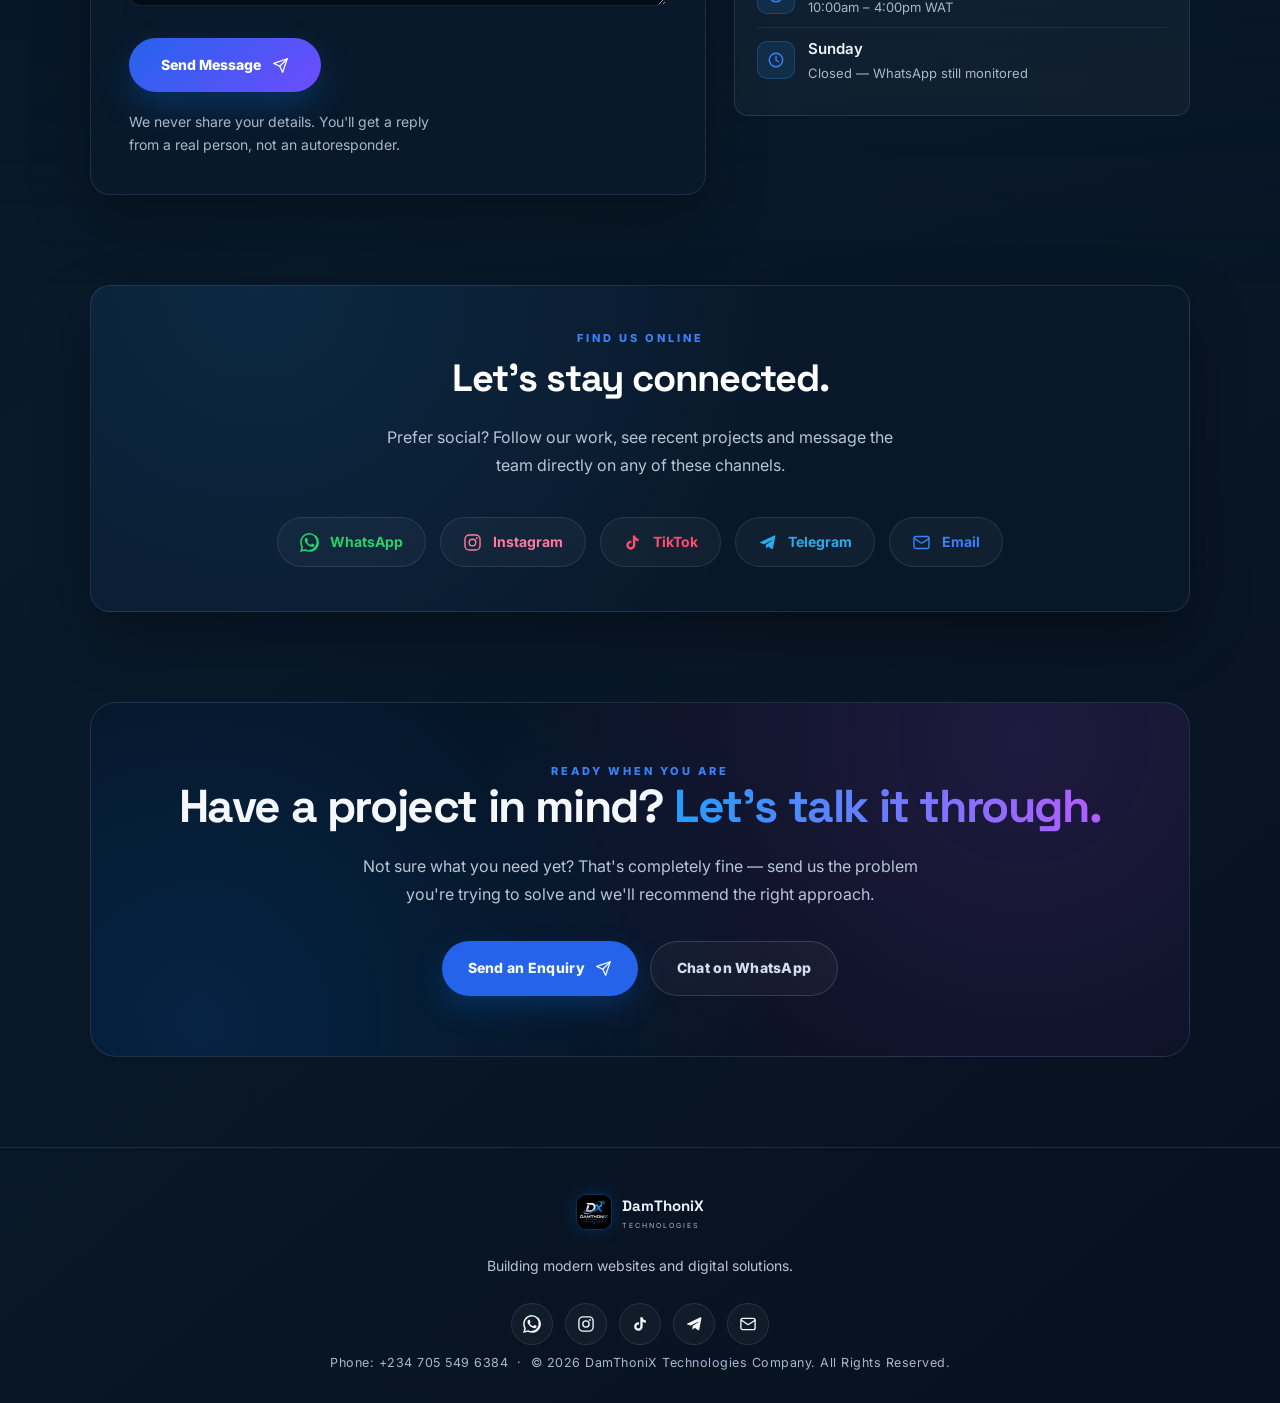
<file: contact.html>
<!DOCTYPE html>
<html lang="en">

<head>
    <meta charset="UTF-8">
    <meta name="viewport" content="width=device-width, initial-scale=1.0">

    <title>Contact | DamThoniX Technologies</title>

    <meta
        name="description"
        content="Contact DamThoniX Technologies. Start a project via our enquiry form, WhatsApp, email or phone and get a response within 24 hours."
    >

    <link rel="preconnect" href="https://fonts.googleapis.com">
    <link rel="preconnect" href="https://fonts.gstatic.com" crossorigin>
    <link
        rel="stylesheet"
        href="https://fonts.googleapis.com/css2?family=Inter:wght@400;500;600;700;800&family=Space+Grotesk:wght@400;500;600;700&display=swap"
    >

    <link rel="stylesheet" href="css/contact.css">
    <link rel="stylesheet" href="css/brand.css">
</head>

<body class="contact-page">

    <!-- =====================================
         ICON SPRITE
    ====================================== -->

    <svg class="svg-sprite" aria-hidden="true" focusable="false" xmlns="http://www.w3.org/2000/svg">
        <defs>

            <symbol id="i-whatsapp" viewBox="0 0 24 24">
                <path fill="currentColor" d="M17.47 14.38c-.3-.15-1.76-.87-2.03-.97-.27-.1-.47-.15-.67.15-.2.3-.77.97-.94 1.16-.17.2-.35.22-.64.08-.3-.15-1.26-.46-2.4-1.48-.88-.79-1.48-1.76-1.65-2.06-.17-.3-.02-.46.13-.6.13-.14.3-.35.45-.52.15-.18.2-.3.3-.5.1-.2.05-.37-.03-.52-.07-.15-.67-1.61-.91-2.2-.24-.58-.49-.5-.67-.51h-.57c-.2 0-.52.07-.8.37-.27.3-1.04 1.02-1.04 2.48s1.07 2.87 1.22 3.07c.15.2 2.1 3.2 5.08 4.49.7.3 1.26.49 1.69.62.71.23 1.36.2 1.87.12.57-.09 1.76-.72 2.01-1.41.25-.7.25-1.29.17-1.42-.07-.12-.27-.19-.57-.34M12.05 21.8h-.01a9.87 9.87 0 0 1-5.03-1.38l-.36-.22-3.74.99 1-3.65-.24-.37a9.86 9.86 0 0 1-1.51-5.26C2.17 6.46 6.6 2.03 12.05 2.03c2.2 0 4.27.86 5.83 2.42a9.83 9.83 0 0 1 2.89 6.99c-.01 5.45-4.43 9.88-9.89 9.88m8.41-18.3A11.82 11.82 0 0 0 12.05 0C5.5 0 .16 5.34.16 11.9c0 2.1.55 4.14 1.59 5.95L0 24l6.3-1.65a11.88 11.88 0 0 0 5.69 1.45h.01c6.55 0 11.89-5.34 11.89-11.9 0-3.18-1.24-6.16-3.48-8.4"/>
            </symbol>

            <symbol id="i-instagram" viewBox="0 0 24 24">
                <rect x="2.5" y="2.5" width="19" height="19" rx="5.5" fill="none" stroke="currentColor" stroke-width="1.8"/>
                <circle cx="12" cy="12" r="4.2" fill="none" stroke="currentColor" stroke-width="1.8"/>
                <circle cx="17.4" cy="6.6" r="1.25" fill="currentColor"/>
            </symbol>

            <symbol id="i-tiktok" viewBox="0 0 24 24">
                <path fill="currentColor" d="M16.6 5.82A4.28 4.28 0 0 1 15.54 3h-3.09v12.4a2.59 2.59 0 0 1-2.59 2.5 2.59 2.59 0 1 1 .77-5.06v-3.1a5.66 5.66 0 0 0-.77-.05A5.66 5.66 0 1 0 15.54 15.4V9.01a7.35 7.35 0 0 0 4.3 1.38V7.3a4.28 4.28 0 0 1-3.24-1.48"/>
            </symbol>

            <symbol id="i-telegram" viewBox="0 0 24 24">
                <path fill="currentColor" d="M21.9 4.3 19 19.4c-.2 1-.8 1.2-1.6.8l-4.5-3.3-2.2 2.1c-.2.2-.4.4-.9.4l.3-4.6L18 9.3c.4-.3-.1-.5-.6-.2L7.7 14.1l-4.5-1.4c-1-.3-1-1 .2-1.4L20.5 3c.8-.3 1.5.2 1.4 1.3z"/>
            </symbol>

            <symbol id="i-email" viewBox="0 0 24 24">
                <rect x="2.5" y="4.5" width="19" height="15" rx="2.5" fill="none" stroke="currentColor" stroke-width="1.8"/>
                <path d="m3.5 7 7.6 5.3a2 2 0 0 0 2.2 0L21.5 7" fill="none" stroke="currentColor" stroke-width="1.8" stroke-linecap="round"/>
            </symbol>

            <symbol id="i-phone" viewBox="0 0 24 24">
                <path fill="none" stroke="currentColor" stroke-width="1.8" stroke-linecap="round" stroke-linejoin="round" d="M21.5 17v2.6a2 2 0 0 1-2.2 2 19.6 19.6 0 0 1-8.5-3 19.3 19.3 0 0 1-6-6 19.6 19.6 0 0 1-3-8.6A2 2 0 0 1 3.8 2H6.4a2 2 0 0 1 2 1.7c.1 1 .4 1.9.7 2.8a2 2 0 0 1-.5 2.1L7.5 9.8a15.8 15.8 0 0 0 6 6l1.2-1.1a2 2 0 0 1 2.1-.5c.9.3 1.8.6 2.8.7a2 2 0 0 1 1.9 2.1"/>
            </symbol>

            <symbol id="i-pin" viewBox="0 0 24 24">
                <path d="M20 10.2c0 5.8-8 11.8-8 11.8s-8-6-8-11.8a8 8 0 0 1 16 0Z" fill="none" stroke="currentColor" stroke-width="1.8" stroke-linejoin="round"/>
                <circle cx="12" cy="10" r="2.8" fill="none" stroke="currentColor" stroke-width="1.8"/>
            </symbol>

            <symbol id="i-clock" viewBox="0 0 24 24">
                <circle cx="12" cy="12" r="9" fill="none" stroke="currentColor" stroke-width="1.8"/>
                <path d="M12 7v5.3l3.2 2" fill="none" stroke="currentColor" stroke-width="1.8" stroke-linecap="round"/>
            </symbol>

            <symbol id="i-check" viewBox="0 0 24 24">
                <circle cx="12" cy="12" r="9" fill="none" stroke="currentColor" stroke-width="1.8"/>
                <path d="m8.2 12.3 2.6 2.6 5-5.4" fill="none" stroke="currentColor" stroke-width="1.8" stroke-linecap="round" stroke-linejoin="round"/>
            </symbol>

            <symbol id="i-send" viewBox="0 0 24 24">
                <path d="M21.5 2.5 11 13" fill="none" stroke="currentColor" stroke-width="1.8" stroke-linecap="round"/>
                <path d="M21.5 2.5 15 21.5l-4-8.5-8.5-4Z" fill="none" stroke="currentColor" stroke-width="1.8" stroke-linejoin="round"/>
            </symbol>

        </defs>
    </svg>


    <!-- BACKGROUND -->

    <div class="background-grid" aria-hidden="true"></div>
    <div class="glow glow-one" aria-hidden="true"></div>
    <div class="glow glow-two" aria-hidden="true"></div>


    <!-- =====================================
         HEADER
    ====================================== -->

    <header class="top-header">

        <a href="index.html" class="logo">

            <div class="logo-mark"><img src="images/DamzyThecx.png" alt="DamThoniX Technologies Company"></div>

            <div class="logo-text">
                <strong>DamThoniX</strong>
                <span>TECHNOLOGIES</span>
            </div>

        </a>


        <nav class="main-nav" aria-label="Main navigation">

            <a href="index.html">Home</a>
            <a href="about.html">About</a>
            <a href="services.html">Services</a>
            <a href="portfolio.html">Portfolio</a>
            <a href="contact.html" class="active" aria-current="page">Contact</a>

        </nav>


        <button
            class="menu-toggle"
            id="menuToggle"
            type="button"
            aria-label="Open navigation menu"
            aria-expanded="false"
            aria-controls="mobileMenu"
        >
            <span></span>
            <span></span>
            <span></span>
        </button>

    </header>


    <!-- MOBILE MENU -->

    <div class="mobile-menu" id="mobileMenu">

        <a href="index.html">Home</a>
        <a href="about.html">About</a>
        <a href="services.html">Services</a>
        <a href="portfolio.html">Portfolio</a>
        <a href="contact.html" class="active">Contact</a>

    </div>


    <main>

        <!-- =====================================
             HERO
        ====================================== -->

        <section class="contact-hero">

            <div class="hero-content">

                <div class="eyebrow">
                    <span></span>
                    GET IN TOUCH
                </div>

                <h1>
                    Let's Build
                    <em>Something Remarkable.</em>
                </h1>

                <p>
                    Tell us about your project and we'll get back to you
                    within 24 hours. Whether you need a website, a mobile
                    application, custom software or a full digital strategy,
                    we're ready to help.
                </p>

                <div class="hero-actions">

                    <a href="#contact-form" class="primary-button">
                        Start a Conversation
                        <svg class="button-icon" aria-hidden="true"><use href="#i-send"></use></svg>
                    </a>

                    <a href="services.html" class="secondary-button">
                        View Our Services
                    </a>

                </div>

            </div>


            <!-- QUICK CONTACT STRIP -->

            <div class="quick-strip">

                <a
                    class="quick-card"
                    data-brand="whatsapp"
                    href="https://wa.me/2349162892139?text=Hello%20DamThoniX%20Technologies%2C%20I'm%20interested%20in%20your%20services."
                    target="_blank"
                    rel="noopener noreferrer"
                >
                    <span class="quick-icon">
                        <svg aria-hidden="true"><use href="#i-whatsapp"></use></svg>
                    </span>

                    <span class="quick-text">
                        <span class="quick-label">WhatsApp</span>
                        <span class="quick-value">+234 916 289 2139</span>
                    </span>
                </a>


                <a
                    class="quick-card"
                    data-brand="email"
                    href="mailto:animashawunridwan3@gmail.com"
                >
                    <span class="quick-icon">
                        <svg aria-hidden="true"><use href="#i-email"></use></svg>
                    </span>

                    <span class="quick-text">
                        <span class="quick-label">Email</span>
                        <span class="quick-value">animashawunridwan3@gmail.com</span>
                    </span>
                </a>


                <a
                    class="quick-card"
                    data-brand="phone"
                    href="tel:+2347055496384"
                >
                    <span class="quick-icon">
                        <svg aria-hidden="true"><use href="#i-phone"></use></svg>
                    </span>

                    <span class="quick-text">
                        <span class="quick-label">Phone</span>
                        <span class="quick-value">+234 705 549 6384</span>
                    </span>
                </a>


                <div class="quick-card">
                    <span class="quick-icon">
                        <svg aria-hidden="true"><use href="#i-clock"></use></svg>
                    </span>

                    <span class="quick-text">
                        <span class="quick-label">Response Time</span>
                        <span class="quick-value">Within 24 hours</span>
                    </span>
                </div>

            </div>

        </section>


        <!-- =====================================
             FORM + INFO
        ====================================== -->

        <section class="section section-alt" id="contact-form">

            <div class="section-heading">

                <span class="section-label">SEND A MESSAGE</span>

                <h2>
                    Tell us about
                    <span>your project.</span>
                </h2>

                <p>
                    Share a few details and a member of the team will come
                    back to you with next steps, timelines and a clear quote.
                </p>

            </div>


            <div class="contact-layout">

                <!-- FORM -->

                <div class="panel">

                    <h3 class="panel-title">Project enquiry</h3>

                    <p class="panel-sub">
                        Fields marked <span class="req">*</span> are required.
                    </p>

                    <form
                        class="form-grid"
                        id="contactForm"
                        novalidate
                    >

                        <!-- NAME -->

                        <div class="field">
                            <label for="cf-name">
                                Full Name <span class="req">*</span>
                            </label>

                            <input
                                type="text"
                                id="cf-name"
                                name="name"
                                placeholder="Your full name"
                                autocomplete="name"
                            >

                            <span class="field-error">Please enter your name.</span>
                        </div>


                        <!-- EMAIL -->

                        <div class="field">
                            <label for="cf-email">
                                Email Address <span class="req">*</span>
                            </label>

                            <input
                                type="email"
                                id="cf-email"
                                name="email"
                                placeholder="you@company.com"
                                autocomplete="email"
                            >

                            <span class="field-error">Please enter a valid email address.</span>
                        </div>


                        <!-- PHONE -->

                        <div class="field">
                            <label for="cf-phone">Phone Number</label>

                            <input
                                type="tel"
                                id="cf-phone"
                                name="phone"
                                placeholder="+234 000 000 0000"
                                autocomplete="tel"
                            >

                            <span class="field-error">Please enter a valid phone number.</span>
                        </div>


                        <!-- SERVICE -->

                        <div class="field">
                            <label for="cf-service">Service Needed</label>

                            <select id="cf-service" name="service">
                                <option value="">Select a service</option>
                                <option value="Web Development">Web Development</option>
                                <option value="Mobile App Development">Mobile App Development</option>
                                <option value="UI / UX Design">UI / UX Design</option>
                                <option value="Software Development">Software Development</option>
                                <option value="Digital Marketing">Digital Marketing</option>
                                <option value="IT &amp; Technology Solutions">IT &amp; Technology Solutions</option>
                                <option value="Something else">Something else</option>
                            </select>

                            <span class="field-error">Please choose a service.</span>
                        </div>


                        <!-- MESSAGE -->

                        <div class="field full">
                            <label for="cf-message">
                                Project Details <span class="req">*</span>
                            </label>

                            <textarea
                                id="cf-message"
                                name="message"
                                placeholder="Describe what you need, your goals and any deadlines you have in mind."
                            ></textarea>

                            <span class="field-error">Please tell us a little about your project.</span>
                        </div>


                        <!-- STATUS -->

                        <div class="form-status" id="formStatus" role="status" aria-live="polite">

                            <svg aria-hidden="true"><use href="#i-check"></use></svg>

                            <div>
                                <strong>Message ready to send.</strong>
                                <span id="formStatusText"></span>
                            </div>

                        </div>


                        <!-- SUBMIT -->

                        <div class="form-footer">

                            <button type="submit" class="submit-button" id="submitButton">
                                Send Message
                                <svg class="button-icon" aria-hidden="true"><use href="#i-send"></use></svg>
                            </button>

                            <p class="form-note">
                                We never share your details. You'll get a
                                reply from a real person, not an autoresponder.
                            </p>

                        </div>

                    </form>

                </div>


                <!-- INFO SIDE -->

                <aside class="info-panel">

                    <div class="info-block">

                        <h3>Contact details</h3>

                        <a
                            class="info-row"
                            data-brand="whatsapp"
                            href="https://wa.me/2349162892139?text=Hello%20DamThoniX%20Technologies%2C%20I'm%20interested%20in%20your%20services."
                            target="_blank"
                            rel="noopener noreferrer"
                        >
                            <span class="quick-icon">
                                <svg aria-hidden="true"><use href="#i-whatsapp"></use></svg>
                            </span>

                            <span class="info-row-text">
                                <strong>+234 916 289 2139</strong>
                                <span>WhatsApp — fastest response</span>
                            </span>
                        </a>


                        <a class="info-row" href="mailto:animashawunridwan3@gmail.com">
                            <span class="quick-icon">
                                <svg aria-hidden="true"><use href="#i-email"></use></svg>
                            </span>

                            <span class="info-row-text">
                                <strong>animashawunridwan3@gmail.com</strong>
                                <span>Email</span>
                            </span>
                        </a>


                        <a class="info-row" href="tel:+2347055496384">
                            <span class="quick-icon">
                                <svg aria-hidden="true"><use href="#i-phone"></use></svg>
                            </span>

                            <span class="info-row-text">
                                <strong>+234 705 549 6384</strong>
                                <span>Phone — Mon to Sat</span>
                            </span>
                        </a>


                        <div class="info-row">
                            <span class="quick-icon">
                                <svg aria-hidden="true"><use href="#i-pin"></use></svg>
                            </span>

                            <span class="info-row-text">
                                <strong>Remote &amp; On-Site</strong>
                                <span>Working with clients across Nigeria and beyond</span>
                            </span>
                        </div>

                    </div>


                    <div class="info-block">

                        <h3>Working hours</h3>

                        <div class="info-row">
                            <span class="quick-icon">
                                <svg aria-hidden="true"><use href="#i-clock"></use></svg>
                            </span>

                            <span class="info-row-text">
                                <strong>Monday – Friday</strong>
                                <span>9:00am – 6:00pm WAT</span>
                            </span>
                        </div>

                        <div class="info-row">
                            <span class="quick-icon">
                                <svg aria-hidden="true"><use href="#i-clock"></use></svg>
                            </span>

                            <span class="info-row-text">
                                <strong>Saturday</strong>
                                <span>10:00am – 4:00pm WAT</span>
                            </span>
                        </div>

                        <div class="info-row">
                            <span class="quick-icon">
                                <svg aria-hidden="true"><use href="#i-clock"></use></svg>
                            </span>

                            <span class="info-row-text">
                                <strong>Sunday</strong>
                                <span>Closed — WhatsApp still monitored</span>
                            </span>
                        </div>

                    </div>

                </aside>

            </div>

        </section>


        <!-- =====================================
             SOCIAL
        ====================================== -->

        <section class="social-section">

            <div class="social-card">

                <span class="section-label">FIND US ONLINE</span>

                <h2>Let's stay connected.</h2>

                <p>
                    Prefer social? Follow our work, see recent projects and
                    message the team directly on any of these channels.
                </p>

                <div class="social-grid">

                    <a
                        class="social-link"
                        data-brand="whatsapp"
                        href="https://wa.me/2349162892139?text=Hello%20DamThoniX%20Technologies%2C%20I'm%20interested%20in%20your%20services."
                        target="_blank"
                        rel="noopener noreferrer"
                    >
                        <svg aria-hidden="true"><use href="#i-whatsapp"></use></svg>
                        WhatsApp
                    </a>


                    <a
                        class="social-link"
                        data-brand="instagram"
                        href="https://www.instagram.com/damthonix.technol/"
                        target="_blank"
                        rel="noopener noreferrer"
                    >
                        <svg aria-hidden="true"><use href="#i-instagram"></use></svg>
                        Instagram
                    </a>


                    <a
                        class="social-link"
                        data-brand="tiktok"
                        href="https://www.tiktok.com/@damthonix.technol"
                        target="_blank"
                        rel="noopener noreferrer"
                    >
                        <svg aria-hidden="true"><use href="#i-tiktok"></use></svg>
                        TikTok
                    </a>


                    <a
                        class="social-link"
                        data-brand="telegram"
                        href="https://t.me/DamThoniX"
                        target="_blank"
                        rel="noopener noreferrer"
                    >
                        <svg aria-hidden="true"><use href="#i-telegram"></use></svg>
                        Telegram
                    </a>


                    <a
                        class="social-link"
                        data-brand="email"
                        href="mailto:animashawunridwan3@gmail.com"
                    >
                        <svg aria-hidden="true"><use href="#i-email"></use></svg>
                        Email
                    </a>

                </div>

            </div>

        </section>


        <!-- =====================================
             CTA
        ====================================== -->

        <section class="contact-cta">

            <div class="cta-content">

                <span class="section-label">READY WHEN YOU ARE</span>

                <h2>
                    Have a project in mind?
                    <span>Let's talk it through.</span>
                </h2>

                <p>
                    Not sure what you need yet? That's completely fine —
                    send us the problem you're trying to solve and we'll
                    recommend the right approach.
                </p>

                <div class="cta-actions">

                    <a href="#contact-form" class="primary-button">
                        Send an Enquiry
                        <svg class="button-icon" aria-hidden="true"><use href="#i-send"></use></svg>
                    </a>

                    <a
                        class="secondary-button"
                        href="https://wa.me/2349162892139?text=Hello%20DamThoniX%20Technologies%2C%20I'd%20like%20to%20discuss%20a%20project."
                        target="_blank"
                        rel="noopener noreferrer"
                    >
                        Chat on WhatsApp
                    </a>

                </div>

            </div>

        </section>

    </main>


    <!-- =====================================
         FOOTER
    ====================================== -->

    <footer class="site-footer">

        <div class="footer-brand">

            <div class="logo-mark"><img src="images/DamzyThecx.png" alt=""></div>

            <div>
                <strong>DamThoniX</strong>
                <span>TECHNOLOGIES</span>
            </div>

        </div>

        <p>Building modern websites and digital solutions.</p>


        <div class="footer-links">

            <a
                href="https://wa.me/2349162892139"
                data-brand="whatsapp"
                aria-label="WhatsApp"
                target="_blank"
                rel="noopener noreferrer"
            >
                <svg aria-hidden="true"><use href="#i-whatsapp"></use></svg>
            </a>

            <a
                href="https://www.instagram.com/damzytechx?stkn=eXdoc3F0NHhmYmFl"
                data-brand="instagram"
                aria-label="Instagram"
                target="_blank"
                rel="noopener noreferrer"
            >
                <svg aria-hidden="true"><use href="#i-instagram"></use></svg>
            </a>

            <a
                href="https://www.tiktok.com/@damzytech?_r=1&_t=ZS-9AFdJ8AQufq"
                data-brand="tiktok"
                aria-label="TikTok"
                target="_blank"
                rel="noopener noreferrer"
            >
                <svg aria-hidden="true"><use href="#i-tiktok"></use></svg>
            </a>

            <a
                href="https://t.me/DTX_Technologies"
                data-brand="telegram"
                aria-label="Telegram"
                target="_blank"
                rel="noopener noreferrer"
            >
                <svg aria-hidden="true"><use href="#i-telegram"></use></svg>
            </a>

            <a
                href="mailto:animashawunridwan3@gmail.com"
                data-brand="email"
                aria-label="Email"
            >
                <svg aria-hidden="true"><use href="#i-email"></use></svg>
            </a>

        </div>


        <p class="footer-meta">
            Phone: +234 705 549 6384 &nbsp;&middot;&nbsp; &copy; 2026
            DamThoniX Technologies Company. All Rights Reserved.
        </p>

    </footer>


    <script src="js/contact.js"></script>

</body>

</html>
</file>
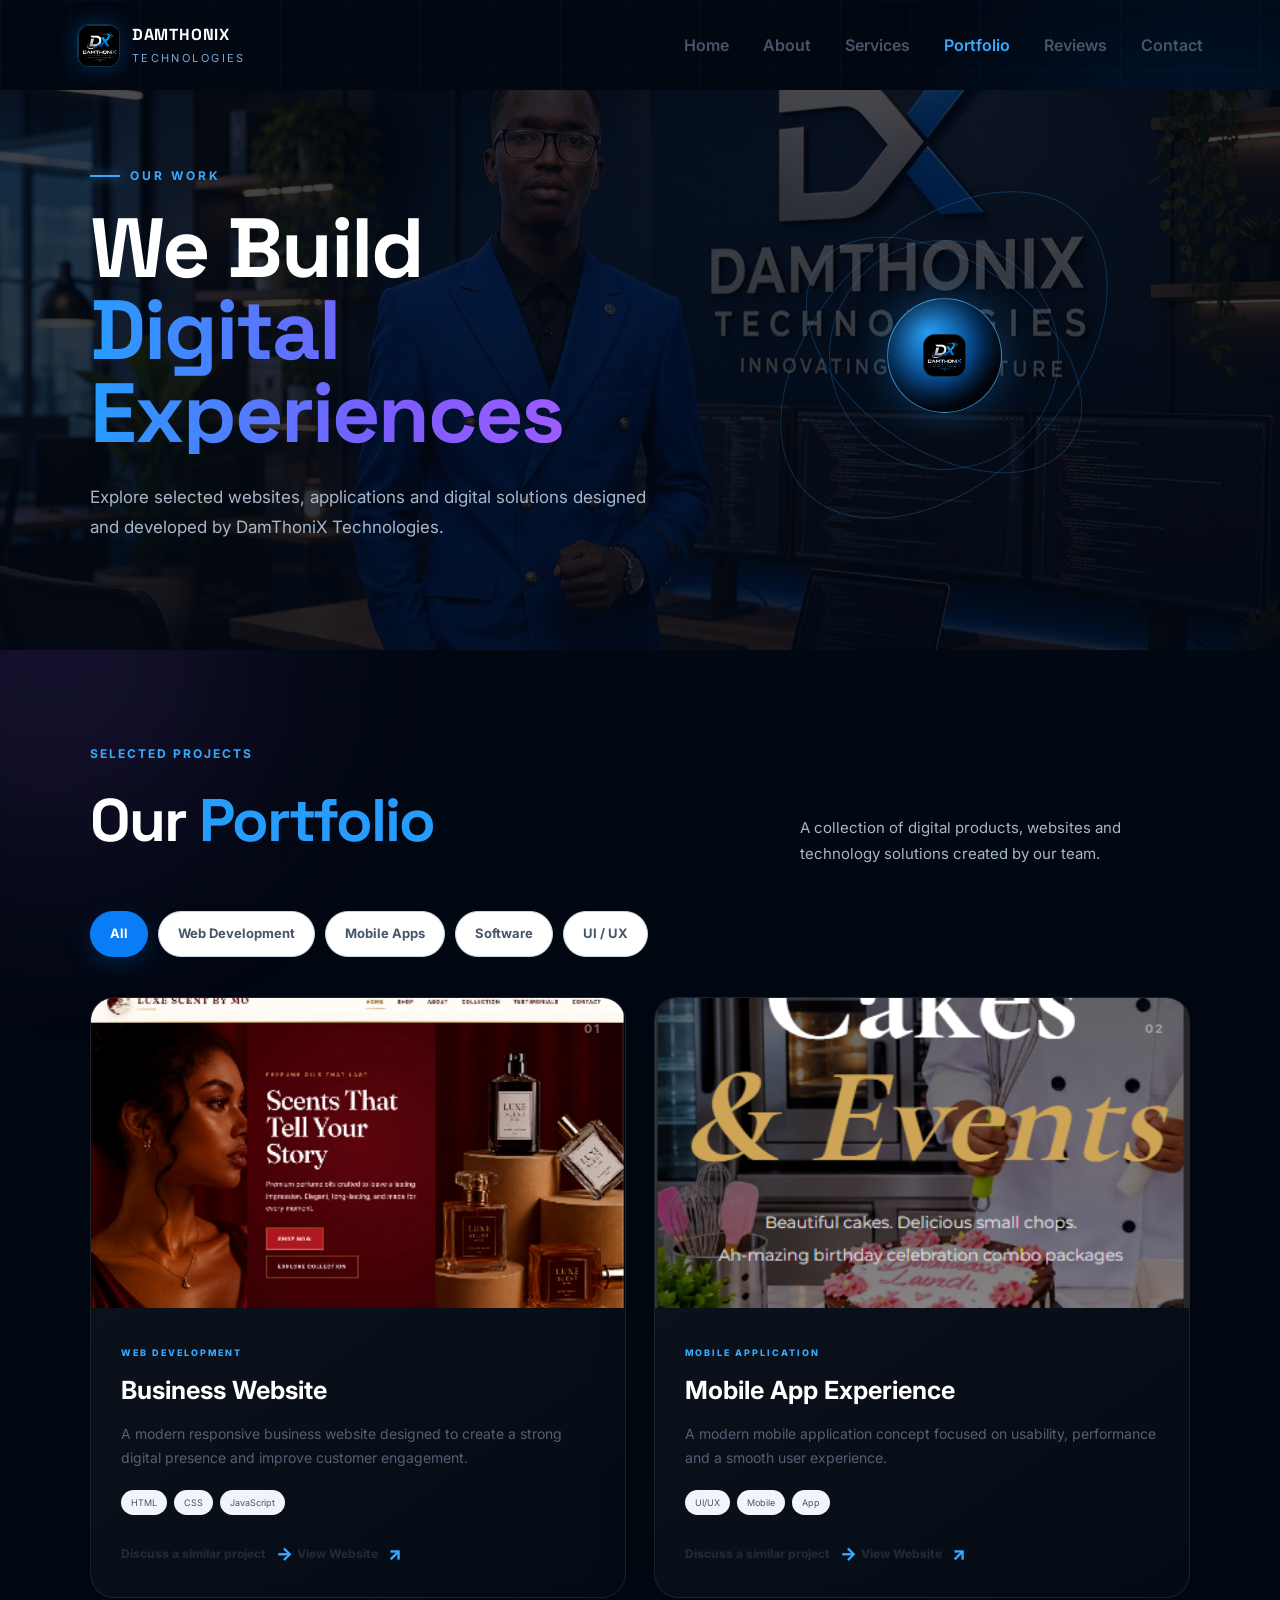
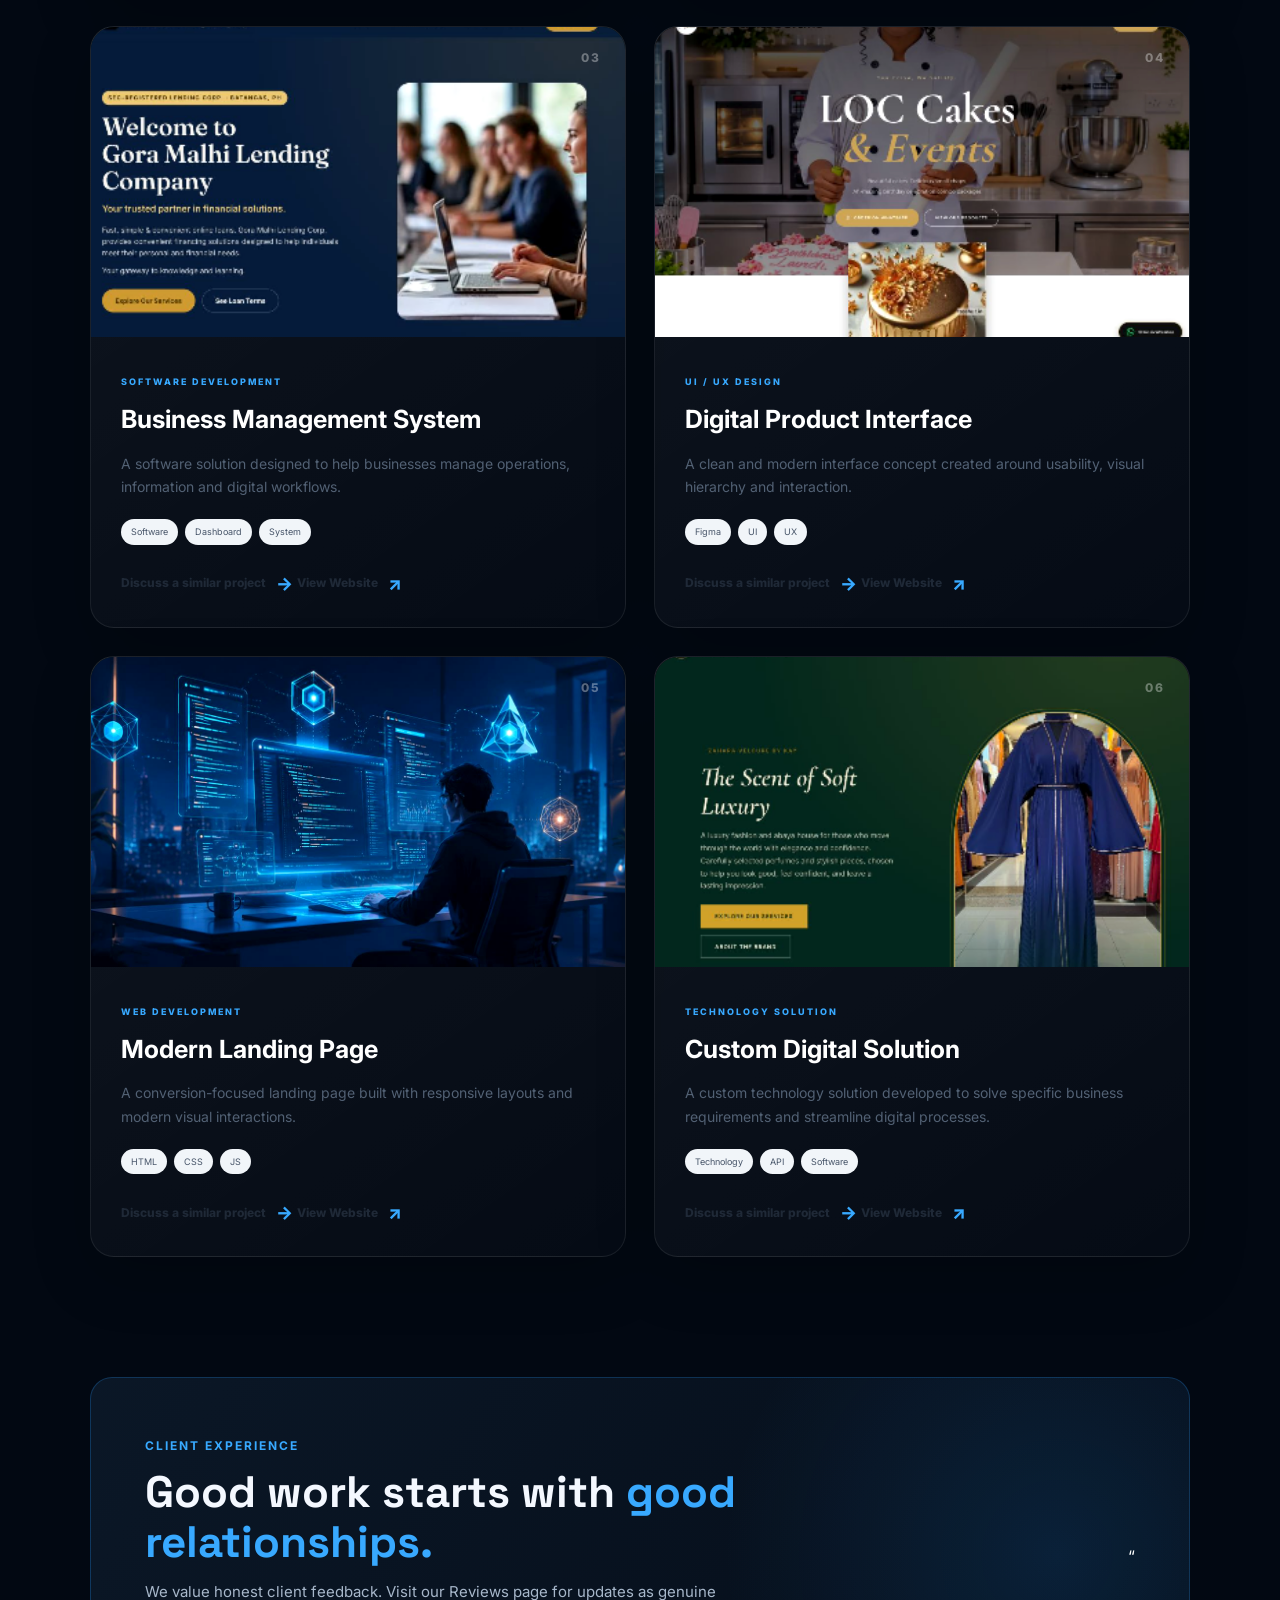
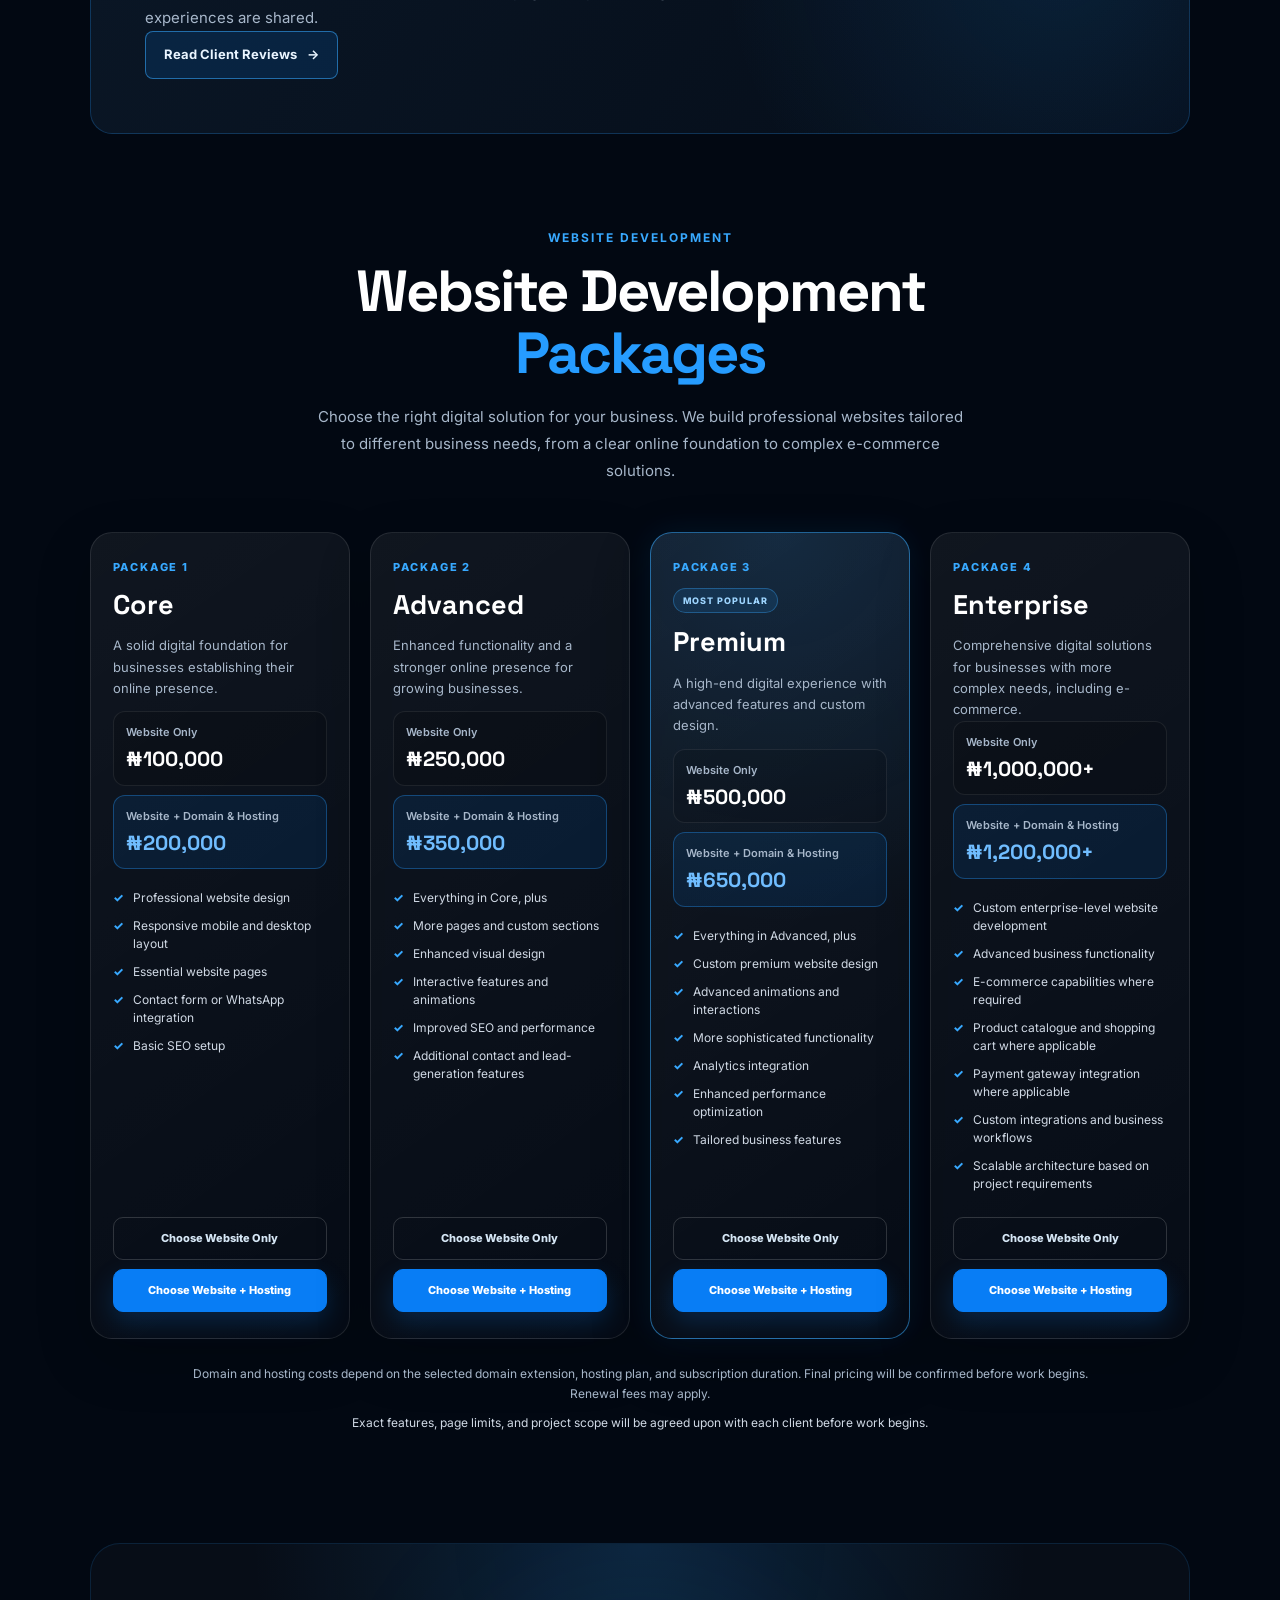
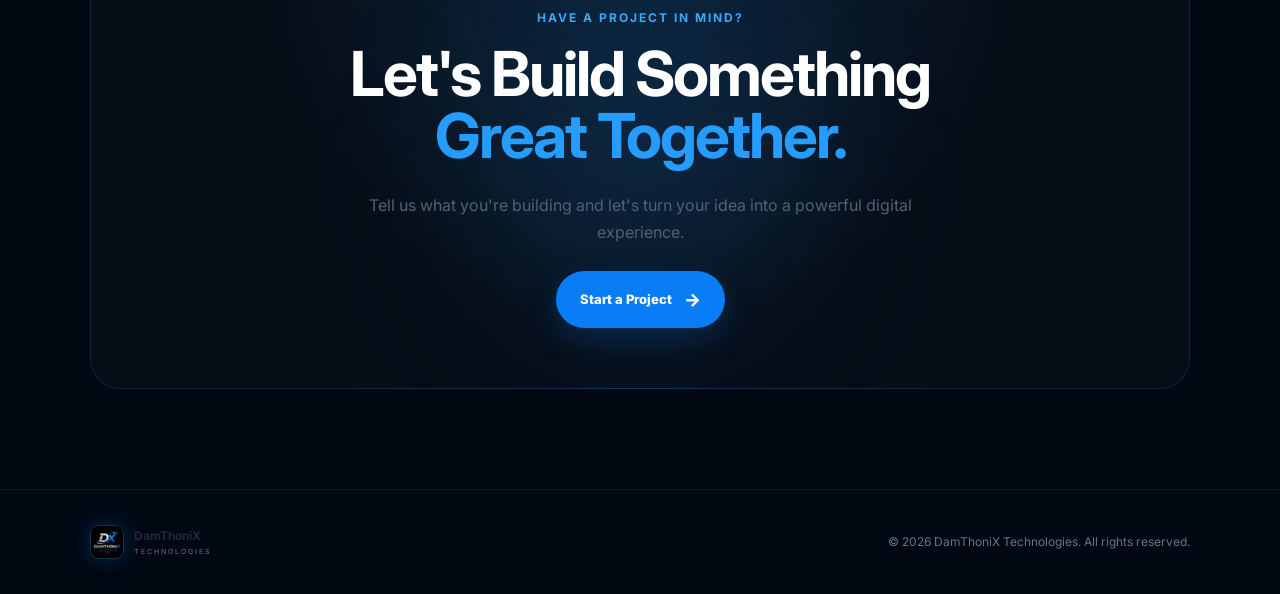
<file: portfolio.html>
<!DOCTYPE html>
<html lang="en">
<head>
    <meta charset="UTF-8">
    <meta name="viewport" content="width=device-width, initial-scale=1.0">

    <title>Portfolio | DamThoniX Technologies</title>

    <meta
        name="description"
        content="Explore websites, mobile applications, software and digital solutions built by DamThoniX Technologies."
    >

    <link rel="stylesheet" href="css/portfolio.css">
    <link rel="stylesheet" href="css/brand.css">
</head>

<body class="portfolio-page">

    <!-- =========================
         BACKGROUND
    ========================== -->
    <div class="background-grid"></div>

    <div class="glow glow-one"></div>
    <div class="glow glow-two"></div>

    <!-- =========================
         HEADER
    ========================== -->
    <header class="top-header">

        <a href="index.html" class="logo">
            <div class="logo-mark"><img src="images/DamzyThecx.png" alt="DamThoniX Technologies Company"></div>

            <div class="logo-text">
                <strong>DamThoniX</strong>
                <span>TECHNOLOGIES</span>
            </div>
        </a>

        <nav class="main-nav">

            <a href="index.html">Home</a>
            <a href="about.html">About</a>
            <a href="services.html">Services</a>

            <a href="portfolio.html" class="active">
                Portfolio
            </a>

            <a href="reviews.html">Reviews</a>

            <a href="contact.html">Contact</a>

        </nav>

        <button class="menu-toggle" id="menuToggle" type="button" aria-label="Open navigation menu" aria-expanded="false" aria-controls="mobileMenu">
            <span></span>
            <span></span>
            <span></span>
        </button>

    </header>


    <!-- =========================
         MOBILE NAVIGATION
    ========================== -->
    <div class="mobile-menu" id="mobileMenu">

        <a href="index.html">Home</a>
        <a href="about.html">About</a>
        <a href="services.html">Services</a>
        <a href="portfolio.html">Portfolio</a>
        <a href="reviews.html">Reviews</a>
        <a href="contact.html">Contact</a>

    </div>


    <!-- =========================
         PORTFOLIO HERO
    ========================== -->
    <main>

        <section class="portfolio-hero">

            <div class="hero-content">

                <div class="eyebrow">
                    <span></span>
                    OUR WORK
                </div>

                <h1>
                    We Build
                    <span>Digital Experiences</span>
                </h1>

                <p>
                    Explore selected websites, applications and digital
                    solutions designed and developed by DamThoniX Technologies.
                </p>

            </div>

            <div class="hero-orbit">

                <div class="orbit orbit-one"></div>
                <div class="orbit orbit-two"></div>
                <div class="orbit orbit-three"></div>

                <div class="orbit-core">
                    <div class="logo-mark"><img src="images/DamzyThecx.png" alt="DamThoniX Technologies Company">
                    </div>

            </div>

        </section>


        <!-- =========================
             PROJECT FILTER
        ========================== -->
        <section class="projects-section">

            <div class="section-heading">

                <div>
                    <span class="section-label">SELECTED PROJECTS</span>

                    <h2>
                        Our <span>Portfolio</span>
                    </h2>
                </div>

                <p>
                    A collection of digital products, websites and
                    technology solutions created by our team.
                </p>

            </div>


            <div class="filter-buttons">

                <button class="filter-btn active" data-filter="all" aria-pressed="true">
                    All
                </button>

                <button class="filter-btn" data-filter="web" aria-pressed="false">
                    Web Development
                </button>

                <button class="filter-btn" data-filter="mobile" aria-pressed="false">
                    Mobile Apps
                </button>

                <button class="filter-btn" data-filter="software" aria-pressed="false">
                    Software
                </button>

                <button class="filter-btn" data-filter="design" aria-pressed="false">
                    UI / UX
                </button>

            </div>


            <!-- =========================
                 PROJECT GRID
            ========================== -->
            <div class="projects-grid">


                <!-- PROJECT 1 -->
                <article class="project-card" data-category="web">

                    <div class="project-image project-blue">
                        <img src="images/sample1 (1).png" alt="Luxury fragrance e-commerce website">
                        <div class="browser-window project-mockup">

                            <div class="browser-top">
                                <span></span>
                                <span></span>
                                <span></span>
                            </div>

                            <div class="browser-content">

                                <div class="mock-sidebar"></div>

                                <div class="mock-content">

                                    <div class="mock-line large"></div>
                                    <div class="mock-line"></div>
                                    <div class="mock-line short"></div>

                                    <div class="mock-boxes">
                                        <div></div>
                                        <div></div>
                                        <div></div>
                                    </div>

                                </div>

                            </div>

                        </div>

                        <span class="project-number">
                            01
                        </span>

                    </div>


                    <div class="project-info">

                        <span class="project-type">
                            WEB DEVELOPMENT
                        </span>

                        <h3>
                            Business Website
                        </h3>

                        <p>
                            A modern responsive business website designed
                            to create a strong digital presence and improve
                            customer engagement.
                        </p>

                        <div class="project-tags">

                            <span>HTML</span>
                            <span>CSS</span>
                            <span>JavaScript</span>

                        </div>

                        <a href="contact.html" class="project-link">
                            Discuss a similar project
                            <span>→</span>
                        </a>

                        <a
                            href="https://luxe-scents-by-mo.vercel.app/"
                            class="project-link"
                            target="_blank"
                            rel="noopener noreferrer"
                        >
                            View Website <span aria-hidden="true">↗</span>
                        </a>

                    </div>

                </article>


                <!-- PROJECT 2 -->
                <article class="project-card" data-category="mobile">

                    <div class="project-image project-purple">
                        <img src="images/sample1 (4).png" alt="Loc Cakes and Events bakery website">

                        <div class="phone-mockup project-mockup">

                            <div class="phone-screen">

                                <div class="phone-header">
                                    <span></span>
                                    <b>APP</b>
                                    <span></span>
                                </div>

                                <div class="app-circle">
                                    D
                                </div>

                                <div class="app-line"></div>
                                <div class="app-line small"></div>

                                <div class="app-cards">
                                    <div></div>
                                    <div></div>
                                </div>

                            </div>

                        </div>

                        <span class="project-number">
                            02
                        </span>

                    </div>


                    <div class="project-info">

                        <span class="project-type">
                            MOBILE APPLICATION
                        </span>

                        <h3>
                            Mobile App Experience
                        </h3>

                        <p>
                            A modern mobile application concept focused on
                            usability, performance and a smooth user experience.
                        </p>

                        <div class="project-tags">

                            <span>UI/UX</span>
                            <span>Mobile</span>
                            <span>App</span>

                        </div>

                        <a href="contact.html" class="project-link">
                            Discuss a similar project
                            <span>→</span>
                        </a>

                        <a
                            href="https://loc-cakes-events12.vercel.app/"
                            class="project-link"
                            target="_blank"
                            rel="noopener noreferrer"
                        >
                            View Website <span aria-hidden="true">↗</span>
                        </a>

                    </div>

                </article>


                <!-- PROJECT 3 -->
                <article class="project-card" data-category="software">

                    <div class="project-image project-cyan">
                     <img src="images/sample1 (5).png" alt="Gora Mali Lending Company website">
                        <div class="dashboard-mockup project-mockup">

                            <div class="dashboard-header">
                                <span></span>
                                <span></span>
                            </div>

                            <div class="dashboard-body">

                                <div class="dashboard-sidebar"></div>

                                <div class="dashboard-main">

                                    <div class="stats-row">
                                        <div></div>
                                        <div></div>
                                        <div></div>
                                    </div>

                                    <div class="chart-box">
                                        <div class="chart-line"></div>
                                    </div>

                                </div>

                            </div>

                        </div>

                        <span class="project-number">
                            03
                        </span>

                    </div>


                    <div class="project-info">

                        <span class="project-type">
                            SOFTWARE DEVELOPMENT
                        </span>

                        <h3>
                            Business Management System
                        </h3>

                        <p>
                            A software solution designed to help businesses
                            manage operations, information and digital workflows.
                        </p>

                        <div class="project-tags">

                            <span>Software</span>
                            <span>Dashboard</span>
                            <span>System</span>

                        </div>

                        <a href="contact.html" class="project-link">
                            Discuss a similar project
                            <span>→</span>
                        </a>

                        <a
                            href="https://gora-malhi-lending-company.vercel.app/"
                            class="project-link"
                            target="_blank"
                            rel="noopener noreferrer"
                        >
                            View Website <span aria-hidden="true">↗</span>
                        </a>

                    </div>

                </article>


                <!-- PROJECT 4 -->
                <article class="project-card" data-category="design">

                    <div class="project-image project-orange">
                    <img src="images/sample1 (3).png" alt="Loc Cakes and Events website interface">

                        <div class="design-mockup project-mockup">

                            <div class="design-card card-a">
                                <span></span>
                                <span></span>
                            </div>

                            <div class="design-card card-b">
                                <span></span>
                                <span></span>
                            </div>

                            <div class="design-card card-c">
                                <span></span>
                                <span></span>
                            </div>

                        </div>

                        <span class="project-number">
                            04
                        </span>

                    </div>


                    <div class="project-info">

                        <span class="project-type">
                            UI / UX DESIGN
                        </span>

                        <h3>
                            Digital Product Interface
                        </h3>

                        <p>
                            A clean and modern interface concept created
                            around usability, visual hierarchy and interaction.
                        </p>

                        <div class="project-tags">

                            <span>Figma</span>
                            <span>UI</span>
                            <span>UX</span>

                        </div>

                        <a href="contact.html" class="project-link">
                            Discuss a similar project
                            <span>→</span>
                        </a>

                        <a
                            href="https://dam-thoni-x-company-website-im37.vercel.app/"
                            class="project-link"
                            target="_blank"
                            rel="noopener noreferrer"
                        >
                            View Website <span aria-hidden="true">↗</span>
                        </a>

                    </div>

                </article>


                <!-- PROJECT 5 -->
                <article class="project-card" data-category="web">

                    <div class="project-image project-green">
                    <img src="images/part3.jpeg" alt="Loc Cakes and Events website interface">

                        <div class="website-mockup project-mockup">

                            <div class="website-nav"></div>

                            <div class="website-hero">

                                <div class="website-text">
                                    <span></span>
                                    <span></span>
                                    <span></span>
                                </div>

                                <div class="website-image"></div>

                            </div>

                        </div>

                        <span class="project-number">
                            05
                        </span>

                    </div>


                    <div class="project-info">

                        <span class="project-type">
                            WEB DEVELOPMENT
                        </span>

                        <h3>
                            Modern Landing Page
                        </h3>

                        <p>
                            A conversion-focused landing page built with
                            responsive layouts and modern visual interactions.
                        </p>

                        <div class="project-tags">

                            <span>HTML</span>
                            <span>CSS</span>
                            <span>JS</span>

                        </div>

                        <a href="contact.html" class="project-link">
                            Discuss a similar project
                            <span>→</span>
                        </a>

                        <a
                            href="https://dam-thoni-x-company-website-im37.vercel.app/"
                            class="project-link"
                            target="_blank"
                            rel="noopener noreferrer"
                        >
                            View Website <span aria-hidden="true">↗</span>
                        </a>

                    </div>

                </article>


                <!-- PROJECT 6 -->
                <article class="project-card" data-category="software">

                    <div class="project-image project-red">
                        <img src="images/sample1 (2).png" alt="Technology solution dashboard interface">

                        <div class="code-window project-mockup">

                            <div class="code-top">
                                <span></span>
                                <span></span>
                                <span></span>
                            </div>

                            <div class="code-lines">

                                <span></span>
                                <span></span>
                                <span></span>
                                <span></span>
                                <span></span>
                                <span></span>

                            </div>

                        </div>

                        <span class="project-number">
                            06
                        </span>

                    </div>


                    <div class="project-info">

                        <span class="project-type">
                            TECHNOLOGY SOLUTION
                        </span>

                        <h3>
                            Custom Digital Solution
                        </h3>

                        <p>
                            A custom technology solution developed to solve
                            specific business requirements and streamline
                            digital processes.
                        </p>

                        <div class="project-tags">

                            <span>Technology</span>
                            <span>API</span>
                            <span>Software</span>

                        </div>

                        <a href="contact.html" class="project-link">
                            Discuss a similar project
                            <span>→</span>
                        </a>

                        <a
                            href="https://dam-thoni-x-company-website-im37.vercel.app/"
                            class="project-link"
                            target="_blank"
                            rel="noopener noreferrer"
                        >
                            View Website <span aria-hidden="true">↗</span>
                        </a>

                    </div>

                </article>

            </div>

        </section>

        <section class="portfolio-reviews" aria-labelledby="portfolio-reviews-heading">
            <div class="portfolio-reviews-content">
                <span class="section-label">CLIENT EXPERIENCE</span>
                <h2 id="portfolio-reviews-heading">Good work starts with <span>good relationships.</span></h2>
                <p>
                    We value honest client feedback. Visit our Reviews page for updates
                    as genuine experiences are shared.
                </p>
                <a href="reviews.html" class="portfolio-reviews-link">
                    Read Client Reviews <span aria-hidden="true">→</span>
                </a>
            </div>
            <div class="portfolio-reviews-mark" aria-hidden="true">“</div>
        </section>


        <!-- =========================
             WEBSITE DEVELOPMENT PACKAGES
        ========================== -->
        <section class="pricing-section" aria-labelledby="pricing-heading">

            <div class="pricing-intro">
                <span class="section-label">WEBSITE DEVELOPMENT</span>

                <h2 id="pricing-heading">
                    Website Development <span>Packages</span>
                </h2>

                <p>
                    Choose the right digital solution for your business. We build
                    professional websites tailored to different business needs,
                    from a clear online foundation to complex e-commerce solutions.
                </p>
            </div>

            <div class="pricing-grid">

                <article class="pricing-card">
                    <span class="pricing-tier">PACKAGE 1</span>
                    <h3>Core</h3>
                    <p class="pricing-description">
                        A solid digital foundation for businesses establishing their online presence.
                    </p>

                    <div class="price-option">
                        <span>Website Only</span>
                        <strong>₦100,000</strong>
                    </div>
                    <div class="price-option price-option-featured">
                        <span>Website + Domain &amp; Hosting</span>
                        <strong>₦200,000</strong>
                    </div>

                    <ul class="pricing-features">
                        <li>Professional website design</li>
                        <li>Responsive mobile and desktop layout</li>
                        <li>Essential website pages</li>
                        <li>Contact form or WhatsApp integration</li>
                        <li>Basic SEO setup</li>
                    </ul>

                    <div class="pricing-actions">
                        <a
                            class="pricing-link"
                            href="https://wa.me/2349162892139?text=Hello%20DamThoniX%20Technologies%2C%20I%27d%20like%20to%20inquire%20about%20the%20Core%20package%20-%20Website%20Only%20(%E2%82%A6100%2C000)."
                            target="_blank"
                            rel="noopener noreferrer"
                            aria-label="Inquire on WhatsApp about the Core package, website only, ₦100,000"
                        >Choose Website Only</a>
                        <a
                            class="pricing-link pricing-link-primary"
                            href="https://wa.me/2349162892139?text=Hello%20DamThoniX%20Technologies%2C%20I%27d%20like%20to%20inquire%20about%20the%20Core%20package%20-%20Website%20%2B%20Domain%20%26%20Hosting%20(%E2%82%A6200%2C000)."
                            target="_blank"
                            rel="noopener noreferrer"
                            aria-label="Inquire on WhatsApp about the Core package, website plus domain and hosting, ₦200,000"
                        >Choose Website + Hosting</a>
                    </div>
                </article>

                <article class="pricing-card">
                    <span class="pricing-tier">PACKAGE 2</span>
                    <h3>Advanced</h3>
                    <p class="pricing-description">
                        Enhanced functionality and a stronger online presence for growing businesses.
                    </p>

                    <div class="price-option">
                        <span>Website Only</span>
                        <strong>₦250,000</strong>
                    </div>
                    <div class="price-option price-option-featured">
                        <span>Website + Domain &amp; Hosting</span>
                        <strong>₦350,000</strong>
                    </div>

                    <ul class="pricing-features">
                        <li>Everything in Core, plus</li>
                        <li>More pages and custom sections</li>
                        <li>Enhanced visual design</li>
                        <li>Interactive features and animations</li>
                        <li>Improved SEO and performance</li>
                        <li>Additional contact and lead-generation features</li>
                    </ul>

                    <div class="pricing-actions">
                        <a
                            class="pricing-link"
                            href="https://wa.me/2349162892139?text=Hello%20DamThoniX%20Technologies%2C%20I%27d%20like%20to%20inquire%20about%20the%20Advanced%20package%20-%20Website%20Only%20(%E2%82%A6250%2C000)."
                            target="_blank"
                            rel="noopener noreferrer"
                            aria-label="Inquire on WhatsApp about the Advanced package, website only, ₦250,000"
                        >Choose Website Only</a>
                        <a
                            class="pricing-link pricing-link-primary"
                            href="https://wa.me/2349162892139?text=Hello%20DamThoniX%20Technologies%2C%20I%27d%20like%20to%20inquire%20about%20the%20Advanced%20package%20-%20Website%20%2B%20Domain%20%26%20Hosting%20(%E2%82%A6350%2C000)."
                            target="_blank"
                            rel="noopener noreferrer"
                            aria-label="Inquire on WhatsApp about the Advanced package, website plus domain and hosting, ₦350,000"
                        >Choose Website + Hosting</a>
                    </div>
                </article>

                <article class="pricing-card pricing-card-premium">
                    <span class="pricing-tier">PACKAGE 3</span>
                    <span class="pricing-badge">MOST POPULAR</span>
                    <h3>Premium</h3>
                    <p class="pricing-description">
                        A high-end digital experience with advanced features and custom design.
                    </p>

                    <div class="price-option">
                        <span>Website Only</span>
                        <strong>₦500,000</strong>
                    </div>
                    <div class="price-option price-option-featured">
                        <span>Website + Domain &amp; Hosting</span>
                        <strong>₦650,000</strong>
                    </div>

                    <ul class="pricing-features">
                        <li>Everything in Advanced, plus</li>
                        <li>Custom premium website design</li>
                        <li>Advanced animations and interactions</li>
                        <li>More sophisticated functionality</li>
                        <li>Analytics integration</li>
                        <li>Enhanced performance optimization</li>
                        <li>Tailored business features</li>
                    </ul>

                    <div class="pricing-actions">
                        <a
                            class="pricing-link"
                            href="https://wa.me/2349162892139?text=Hello%20DamThoniX%20Technologies%2C%20I%27d%20like%20to%20inquire%20about%20the%20Premium%20package%20-%20Website%20Only%20(%E2%82%A6500%2C000)."
                            target="_blank"
                            rel="noopener noreferrer"
                            aria-label="Inquire on WhatsApp about the Premium package, website only, ₦500,000"
                        >Choose Website Only</a>
                        <a
                            class="pricing-link pricing-link-primary"
                            href="https://wa.me/2349162892139?text=Hello%20DamThoniX%20Technologies%2C%20I%27d%20like%20to%20inquire%20about%20the%20Premium%20package%20-%20Website%20%2B%20Domain%20%26%20Hosting%20(%E2%82%A6650%2C000)."
                            target="_blank"
                            rel="noopener noreferrer"
                            aria-label="Inquire on WhatsApp about the Premium package, website plus domain and hosting, ₦650,000"
                        >Choose Website + Hosting</a>
                    </div>
                </article>

                <article class="pricing-card">
                    <span class="pricing-tier">PACKAGE 4</span>
                    <h3>Enterprise</h3>
                    <p class="pricing-description">
                        Comprehensive digital solutions for businesses with more complex needs, including e-commerce.
                    </p>

                    <div class="price-option">
                        <span>Website Only</span>
                        <strong>₦1,000,000+</strong>
                    </div>
                    <div class="price-option price-option-featured">
                        <span>Website + Domain &amp; Hosting</span>
                        <strong>₦1,200,000+</strong>
                    </div>

                    <ul class="pricing-features">
                        <li>Custom enterprise-level website development</li>
                        <li>Advanced business functionality</li>
                        <li>E-commerce capabilities where required</li>
                        <li>Product catalogue and shopping cart where applicable</li>
                        <li>Payment gateway integration where applicable</li>
                        <li>Custom integrations and business workflows</li>
                        <li>Scalable architecture based on project requirements</li>
                    </ul>

                    <div class="pricing-actions">
                        <a
                            class="pricing-link"
                            href="https://wa.me/2349162892139?text=Hello%20DamThoniX%20Technologies%2C%20I%27d%20like%20to%20inquire%20about%20the%20Enterprise%20package%20-%20Website%20Only%20(%E2%82%A61%2C000%2C000%2B)."
                            target="_blank"
                            rel="noopener noreferrer"
                            aria-label="Inquire on WhatsApp about the Enterprise package, website only, from ₦1,000,000"
                        >Choose Website Only</a>
                        <a
                            class="pricing-link pricing-link-primary"
                            href="https://wa.me/2349162892139?text=Hello%20DamThoniX%20Technologies%2C%20I%27d%20like%20to%20inquire%20about%20the%20Enterprise%20package%20-%20Website%20%2B%20Domain%20%26%20Hosting%20(%E2%82%A61%2C200%2C000%2B)."
                            target="_blank"
                            rel="noopener noreferrer"
                            aria-label="Inquire on WhatsApp about the Enterprise package, website plus domain and hosting, from ₦1,200,000"
                        >Choose Website + Hosting</a>
                    </div>
                </article>

            </div>

            <p class="pricing-disclaimer">
                Domain and hosting costs depend on the selected domain extension, hosting plan, and subscription duration.
                Final pricing will be confirmed before work begins. Renewal fees may apply.
            </p>
            <p class="pricing-scope">
                Exact features, page limits, and project scope will be agreed upon with each client before work begins.
            </p>

        </section>


        <!-- =========================
             CTA
        ========================== -->
        <section class="portfolio-cta">

            <div class="cta-glow"></div>

            <div class="cta-content">

                <span class="section-label">
                    HAVE A PROJECT IN MIND?
                </span>

                <h2>
                    Let's Build Something
                    <span>Great Together.</span>
                </h2>

                <p>
                    Tell us what you're building and let's turn your idea
                    into a powerful digital experience.
                </p>

                <a href="contact.html" class="cta-button">
                    Start a Project
                    <span>→</span>
                </a>

            </div>

        </section>

    </main>


    <!-- =========================
         FOOTER
    ========================== -->
    <footer>

        <div class="footer-logo">
            <div class="logo-mark"><img src="images/DamzyThecx.png" alt=""></div>

            <div>
                <strong>DamThoniX</strong>
                <span>TECHNOLOGIES</span>
            </div>
        </div>

        <p>
            © 2026 DamThoniX Technologies. All rights reserved.
        </p>

    </footer>


    <script src="js/portfolio.js"></script>

</body>
</html>
</file>
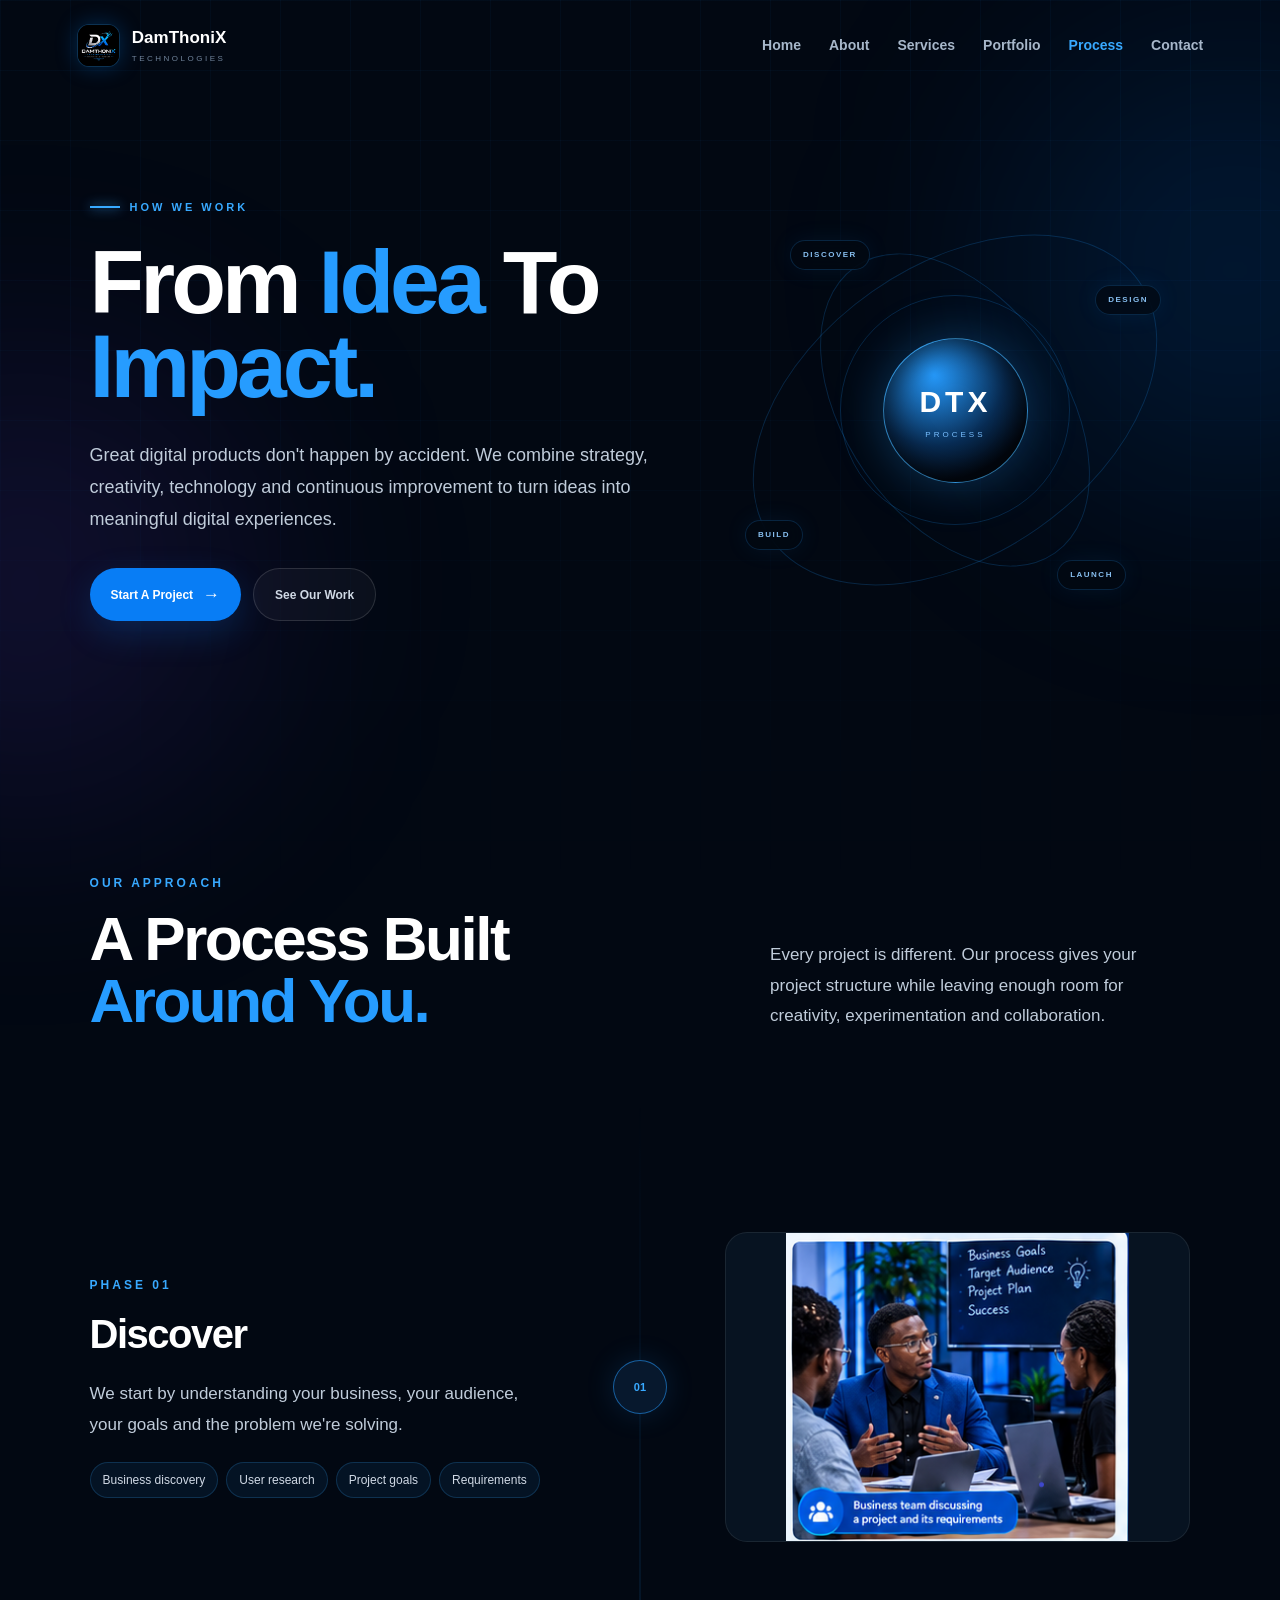
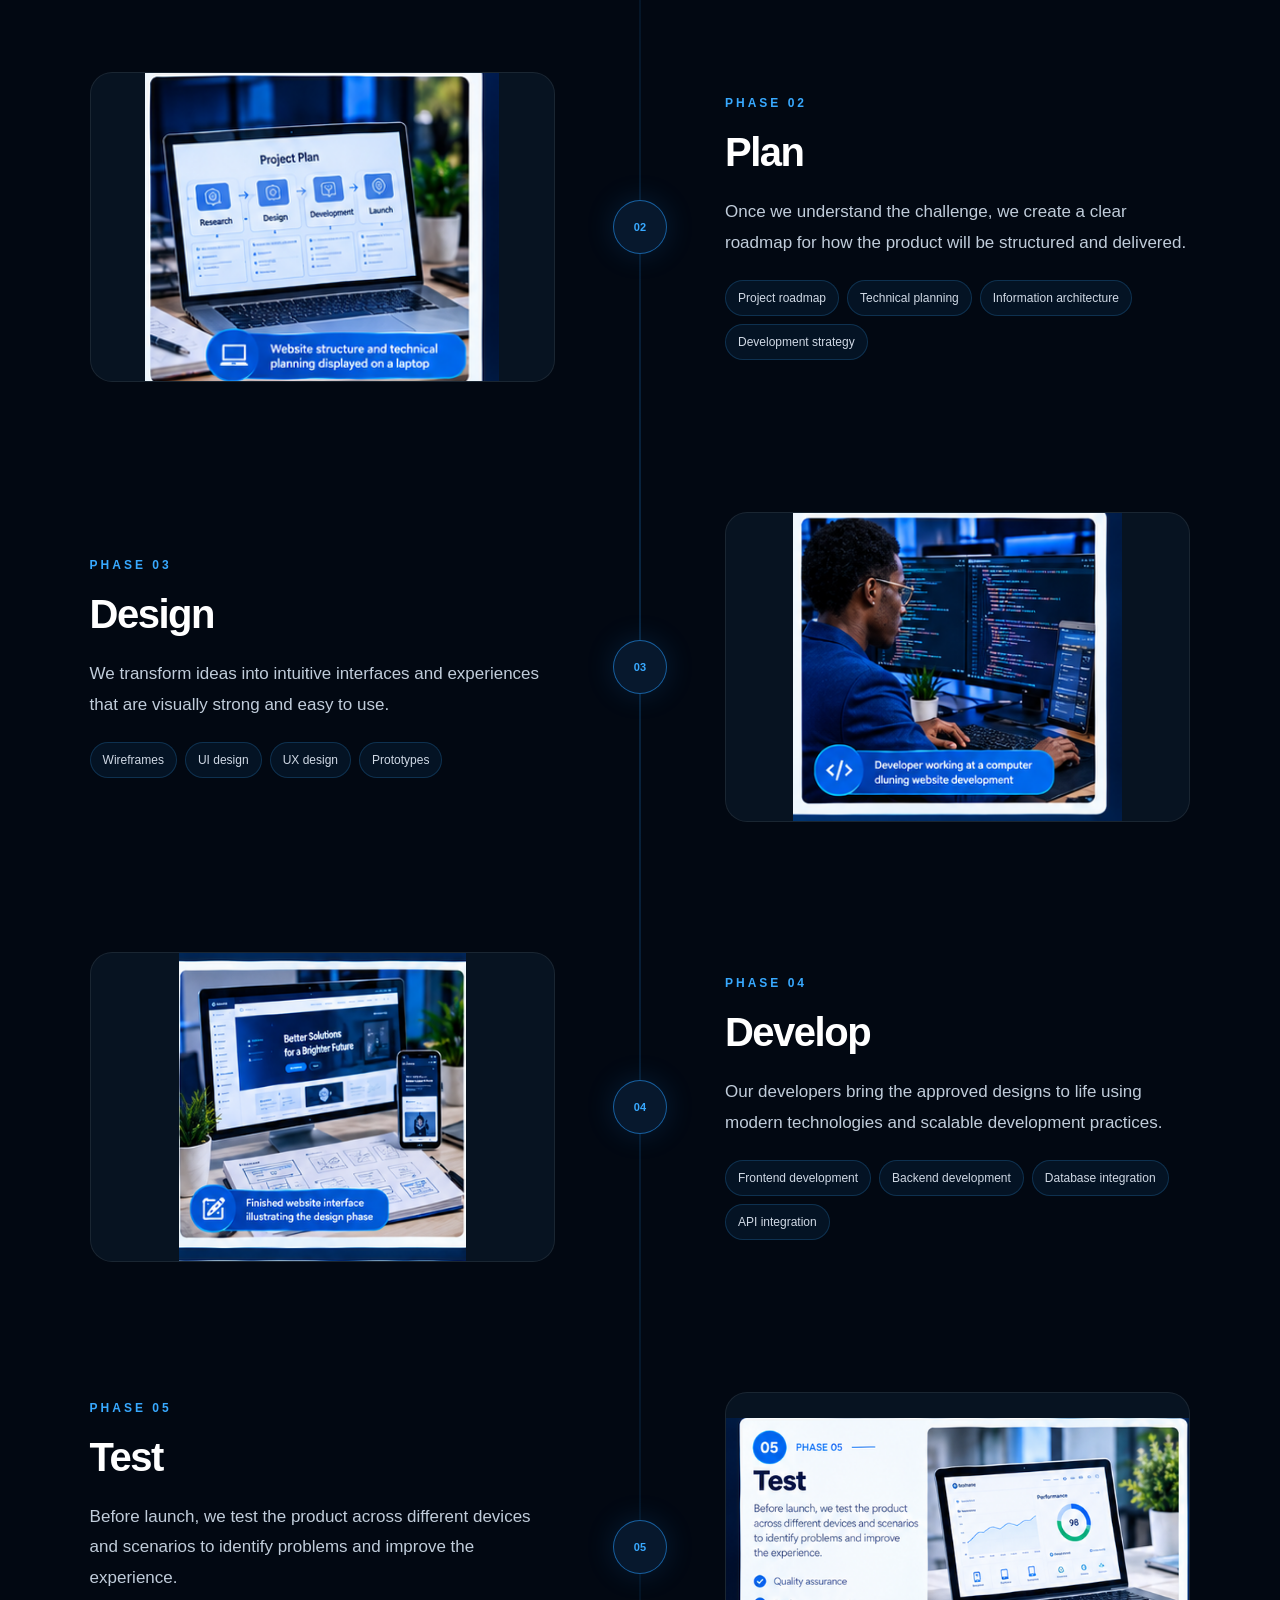
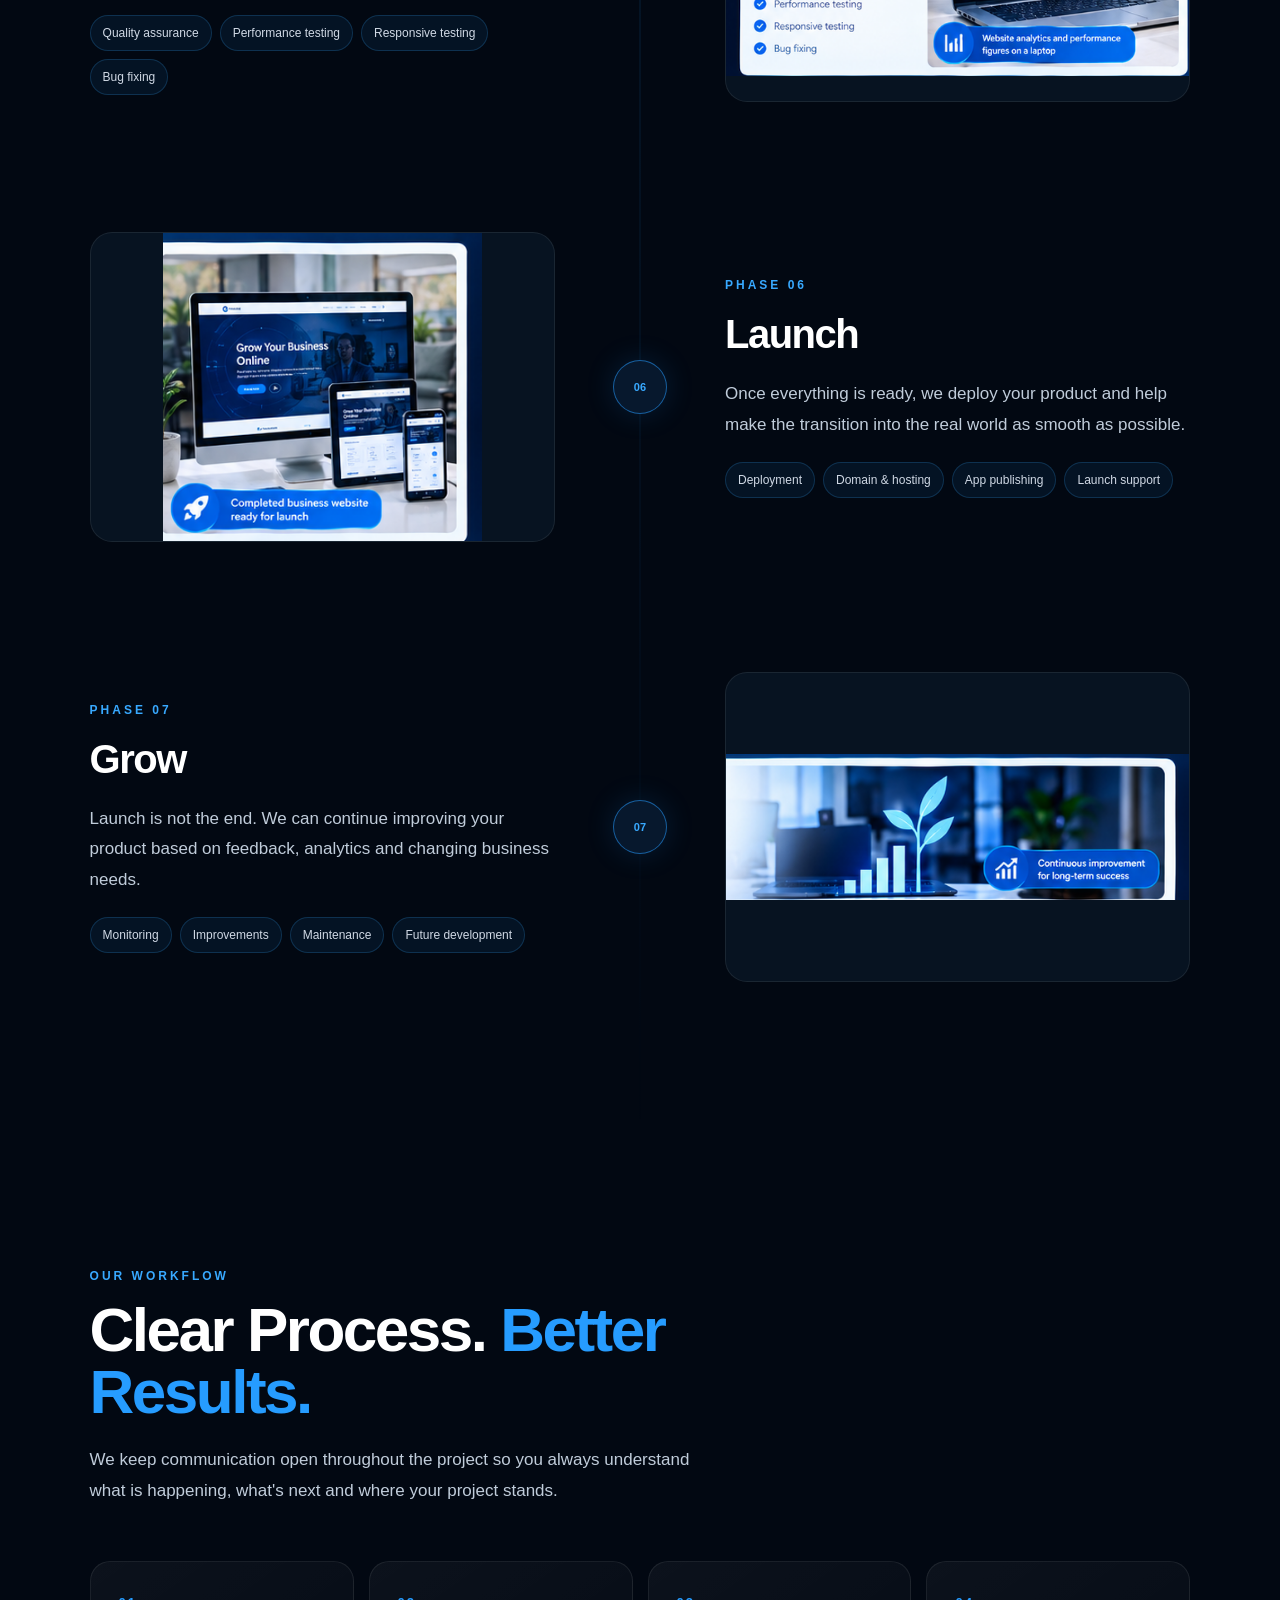
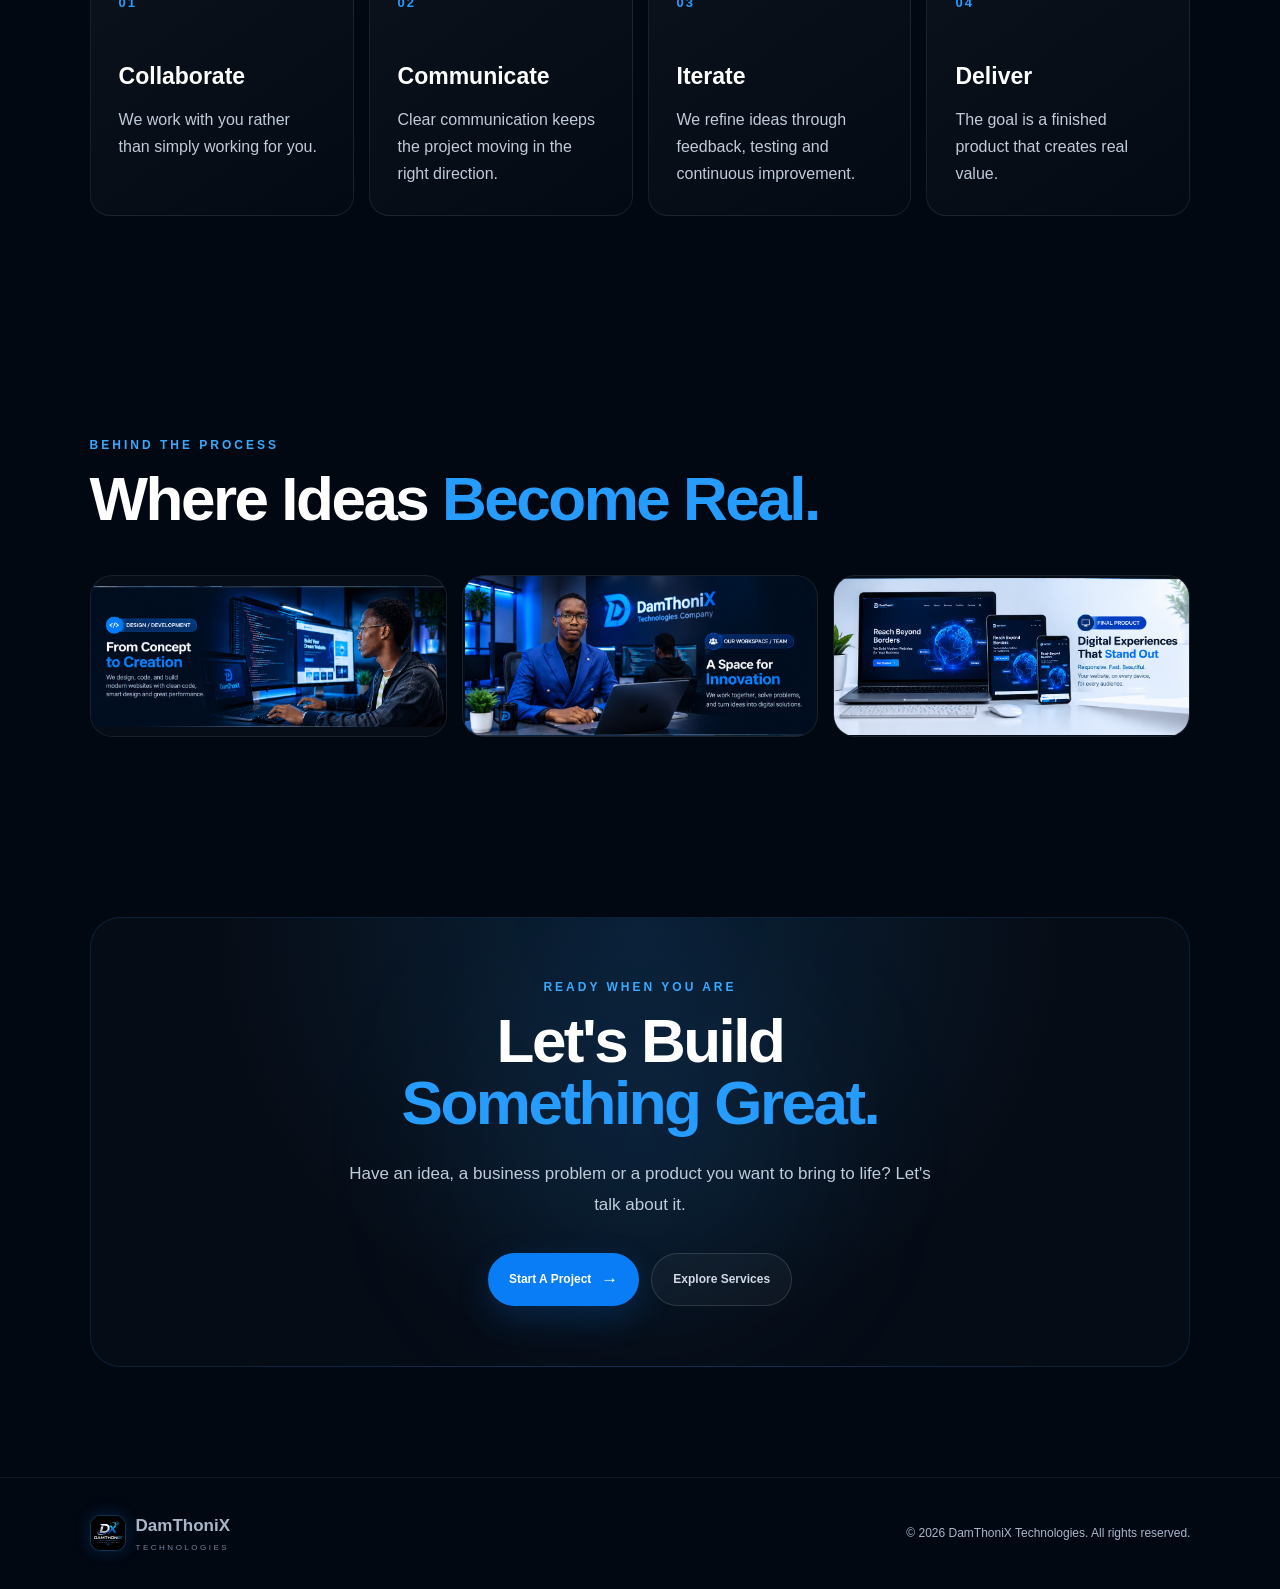
<file: Process.html>
<!DOCTYPE html>
<html lang="en">

<head>
    <meta charset="UTF-8">
    <meta name="viewport" content="width=device-width, initial-scale=1.0">

    <title>Our Process | DamThoniX Technologies</title>

    <meta
        name="description"
        content="Discover how DamThoniX Technologies transforms ideas into modern digital products through strategy, design, development, testing and launch."
    >

    <link rel="stylesheet" href="css/process.css">
    <link rel="stylesheet" href="css/brand.css">
</head>

<body class="process-page">

    <!-- =========================================
         BACKGROUND
    ========================================== -->

    <div class="page-grid"></div>

    <div class="page-glow glow-one"></div>
    <div class="page-glow glow-two"></div>


    <!-- =========================================
         HEADER
    ========================================== -->

    <header class="site-header">

        <a href="index.html" class="brand">

            <div class="brand-icon"><img src="images/DamzyThecx.png" alt="DamThoniX Technologies Company"></div>

            <div class="brand-name">

                <strong>
                    DamThoniX
                </strong>

                <span>
                    TECHNOLOGIES
                </span>

            </div>

        </a>


        <nav class="desktop-nav">

            <a href="index.html">
                Home
            </a>

            <a href="about.html">
                About
            </a>

            <a href="services.html">
                Services
            </a>

            <a href="portfolio.html">
                Portfolio
            </a>

            <a href="Process.html" class="active">
                Process
            </a>

            <a href="contact.html">
                Contact
            </a>

        </nav>


        <button
            class="menu-button"
            id="menuButton"
            type="button"
            aria-label="Open navigation"
            aria-expanded="false"
            aria-controls="mobileNavigation"
        >

            <span></span>
            <span></span>
            <span></span>

        </button>

    </header>


    <!-- =========================================
         MOBILE NAV
    ========================================== -->

    <div class="mobile-navigation" id="mobileNavigation">

        <a href="index.html">
            Home
        </a>

        <a href="about.html">
            About
        </a>

        <a href="services.html">
            Services
        </a>

        <a href="portfolio.html">
            Portfolio
        </a>

        <a href="Process.html">
            Process
        </a>

        <a href="contact.html">
            Contact
        </a>

    </div>


    <main>


        <!-- =========================================
             HERO
        ========================================== -->

        <section class="process-hero">

            <div class="hero-copy">

                <div class="eyebrow">

                    <span></span>

                    HOW WE WORK

                </div>


                <h1>

                    From
                    <span>Idea</span>

                    To

                    <span>Impact.</span>

                </h1>


                <p>

                    Great digital products don't happen by accident.
                    We combine strategy, creativity, technology and
                    continuous improvement to turn ideas into
                    meaningful digital experiences.

                </p>


                <div class="hero-actions">

                    <a
                        href="contact.html"
                        class="primary-button"
                    >
                        Start A Project

                        <span>
                            →
                        </span>

                    </a>


                    <a
                        href="portfolio.html"
                        class="secondary-button"
                    >
                        See Our Work
                    </a>

                </div>

            </div>


            <!-- HERO VISUAL -->

            <div class="hero-visual">

                <div class="visual-ring ring-one"></div>

                <div class="visual-ring ring-two"></div>

                <div class="visual-ring ring-three"></div>


                <div class="visual-core">

                    <div class="core-label">
                        DTX
                    </div>

                    <div class="core-title">
                        PROCESS
                    </div>

                </div>


                <div class="floating-node node-one">
                    DISCOVER
                </div>

                <div class="floating-node node-two">
                    DESIGN
                </div>

                <div class="floating-node node-three">
                    BUILD
                </div>

                <div class="floating-node node-four">
                    LAUNCH
                </div>

            </div>

        </section>


        <!-- =========================================
             PROCESS INTRO
        ========================================== -->

        <section class="process-intro">

            <div class="section-heading">

                <span>
                    OUR APPROACH
                </span>

                <h2>
                    A Process Built
                    <strong>
                        Around You.
                    </strong>
                </h2>

            </div>


            <p class="intro-description">

                Every project is different. Our process gives your
                project structure while leaving enough room for
                creativity, experimentation and collaboration.

            </p>

        </section>


        <!-- =========================================
             PROCESS TIMELINE
        ========================================== -->

        <section class="timeline-section">

            <div class="timeline-line"></div>


            <!-- STEP 01 -->

            <article class="process-step">

                <div class="step-number">
                    01
                </div>


                <div class="step-content">

                    <div class="step-meta">
                        PHASE 01
                    </div>

                    <h3>
                        Discover
                    </h3>

                    <p>

                        We start by understanding your business,
                        your audience, your goals and the problem
                        we're solving.

                    </p>


                    <ul>

                        <li>
                            Business discovery
                        </li>

                        <li>
                            User research
                        </li>

                        <li>
                            Project goals
                        </li>

                        <li>
                            Requirements
                        </li>

                    </ul>

                </div>


                <!-- IMAGE AREA -->

                <div class="step-image">
                    <img
                        src="images/Discover.png"
                        alt="Business team discussing a project and its requirements"
                        loading="lazy"
                        decoding="async"
                    >
                </div>

            </article>


            <!-- STEP 02 -->

            <article class="process-step reverse">

                <div class="step-number">
                    02
                </div>


                <div class="step-content">

                    <div class="step-meta">
                        PHASE 02
                    </div>

                    <h3>
                        Plan
                    </h3>

                    <p>

                        Once we understand the challenge, we create
                        a clear roadmap for how the product will be
                        structured and delivered.

                    </p>


                    <ul>

                        <li>
                            Project roadmap
                        </li>

                        <li>
                            Technical planning
                        </li>

                        <li>
                            Information architecture
                        </li>

                        <li>
                            Development strategy
                        </li>

                    </ul>

                </div>


                <div class="step-image">
                    <img
                        src="images/plan.png"
                        alt="Website structure and technical planning displayed on a laptop"
                        loading="lazy"
                        decoding="async"
                    >
                </div>

            </article>


            <!-- STEP 03 -->

            <article class="process-step">

                <div class="step-number">
                    03
                </div>


                <div class="step-content">

                    <div class="step-meta">
                        PHASE 03
                    </div>

                    <h3>
                        Design
                    </h3>

                    <p>

                        We transform ideas into intuitive interfaces
                        and experiences that are visually strong and
                        easy to use.

                    </p>


                    <ul>

                        <li>
                            Wireframes
                        </li>

                        <li>
                            UI design
                        </li>

                        <li>
                            UX design
                        </li>

                        <li>
                            Prototypes
                        </li>

                    </ul>

                </div>


                <div class="step-image">
                    <img
                        src="images/Develop.png"
                        alt="Finished website interface illustrating the design phase"
                        loading="lazy"
                        decoding="async"
                    >
                </div>

            </article>


            <!-- STEP 04 -->

            <article class="process-step reverse">

                <div class="step-number">
                    04
                </div>


                <div class="step-content">

                    <div class="step-meta">
                        PHASE 04
                    </div>

                    <h3>
                        Develop
                    </h3>

                    <p>

                        Our developers bring the approved designs
                        to life using modern technologies and
                        scalable development practices.

                    </p>


                    <ul>

                        <li>
                            Frontend development
                        </li>

                        <li>
                            Backend development
                        </li>

                        <li>
                            Database integration
                        </li>

                        <li>
                            API integration
                        </li>

                    </ul>

                </div>


                <div class="step-image">
                    <img
                        src="images/design.png"
                        alt="Developer working at a computer during website development"
                        loading="lazy"
                        decoding="async"
                    >
                </div>

            </article>


            <!-- STEP 05 -->

            <article class="process-step">

                <div class="step-number">
                    05
                </div>


                <div class="step-content">

                    <div class="step-meta">
                        PHASE 05
                    </div>

                    <h3>
                        Test
                    </h3>

                    <p>

                        Before launch, we test the product across
                        different devices and scenarios to identify
                        problems and improve the experience.

                    </p>


                    <ul>

                        <li>
                            Quality assurance
                        </li>

                        <li>
                            Performance testing
                        </li>

                        <li>
                            Responsive testing
                        </li>

                        <li>
                            Bug fixing
                        </li>

                    </ul>

                </div>


                <div class="step-image">
                    <img
                        src="images/Test.png"
                        alt="Website analytics and performance figures on a laptop"
                        loading="lazy"
                        decoding="async"
                    >
                </div>

            </article>


            <!-- STEP 06 -->

            <article class="process-step reverse">

                <div class="step-number">
                    06
                </div>


                <div class="step-content">

                    <div class="step-meta">
                        PHASE 06
                    </div>

                    <h3>
                        Launch
                    </h3>

                    <p>

                        Once everything is ready, we deploy your
                        product and help make the transition into
                        the real world as smooth as possible.

                    </p>


                    <ul>

                        <li>
                            Deployment
                        </li>

                        <li>
                            Domain & hosting
                        </li>

                        <li>
                            App publishing
                        </li>

                        <li>
                            Launch support
                        </li>

                    </ul>

                </div>


                <div class="step-image">
                    <img
                        src="images/Launch.png"
                        alt="Completed business website ready for launch"
                        loading="lazy"
                        decoding="async"
                    >
                </div>

            </article>


            <!-- STEP 07 -->

            <article class="process-step">

                <div class="step-number">
                    07
                </div>


                <div class="step-content">

                    <div class="step-meta">
                        PHASE 07
                    </div>

                    <h3>
                        Grow
                    </h3>

                    <p>

                        Launch is not the end. We can continue improving
                        your product based on feedback, analytics and
                        changing business needs.

                    </p>


                    <ul>

                        <li>
                            Monitoring
                        </li>

                        <li>
                            Improvements
                        </li>

                        <li>
                            Maintenance
                        </li>

                        <li>
                            Future development
                        </li>

                    </ul>

                </div>


                <div class="step-image">
                    <img
                        src="images/Growth.png"
                        alt="Website growth analytics showing an upward performance trend"
                        loading="lazy"
                        decoding="async"
                    >
                </div>

            </article>

        </section>


        <!-- =========================================
             WORKFLOW
        ========================================== -->

        <section class="workflow-section">

            <div class="workflow-copy">

                <div class="section-tag">
                    OUR WORKFLOW
                </div>

                <h2>
                    Clear Process.
                    <span>
                        Better Results.
                    </span>
                </h2>

                <p>

                    We keep communication open throughout the project
                    so you always understand what is happening,
                    what's next and where your project stands.

                </p>

            </div>


            <div class="workflow-grid">

                <div class="workflow-card">

                    <strong>
                        01
                    </strong>

                    <h3>
                        Collaborate
                    </h3>

                    <p>
                        We work with you rather than simply
                        working for you.
                    </p>

                </div>


                <div class="workflow-card">

                    <strong>
                        02
                    </strong>

                    <h3>
                        Communicate
                    </h3>

                    <p>
                        Clear communication keeps the project
                        moving in the right direction.
                    </p>

                </div>


                <div class="workflow-card">

                    <strong>
                        03
                    </strong>

                    <h3>
                        Iterate
                    </h3>

                    <p>
                        We refine ideas through feedback,
                        testing and continuous improvement.
                    </p>

                </div>


                <div class="workflow-card">

                    <strong>
                        04
                    </strong>

                    <h3>
                        Deliver
                    </h3>

                    <p>
                        The goal is a finished product that
                        creates real value.
                    </p>

                </div>

            </div>

        </section>


        <!-- =========================================
             IMAGE SHOWCASE
        ========================================== -->

        <section class="showcase-section">

            <div class="showcase-heading">

                <div class="section-tag">
                    BEHIND THE PROCESS
                </div>

                <h2>
                    Where Ideas
                    <span>
                        Become Real.
                    </span>
                </h2>

            </div>


            <div class="showcase-grid">

                <div class="showcase-image large">
                    <img
                        src="images/build1.png"
                        alt="DamThoniX workspace and team collaborating on digital solutions"
                        loading="lazy"
                        decoding="async"
                    >
                </div>


                <div class="showcase-image">
                    <img
                        src="images/build.png"
                        alt="DamThoniX developer designing and developing a website"
                        loading="lazy"
                        decoding="async"
                    >
                </div>


                <div class="showcase-image">
                    <img
                        src="images/build 3.png"
                        alt="Responsive digital product displayed across desktop, tablet and phone screens"
                        loading="lazy"
                        decoding="async"
                    >
                </div>

            </div>

        </section>


        <!-- =========================================
             CTA
        ========================================== -->

        <section class="process-cta">

            <div class="cta-glow"></div>

            <div class="cta-content">

                <div class="section-tag">
                    READY WHEN YOU ARE
                </div>

                <h2>
                    Let's Build
                    <span>
                        Something Great.
                    </span>
                </h2>

                <p>

                    Have an idea, a business problem or a product
                    you want to bring to life? Let's talk about it.

                </p>


                <div class="cta-buttons">

                    <a
                        href="contact.html"
                        class="primary-button"
                    >
                        Start A Project
                        <span>→</span>
                    </a>

                    <a
                        href="services.html"
                        class="secondary-button"
                    >
                        Explore Services
                    </a>

                </div>

            </div>

        </section>

    </main>


    <!-- =========================================
         FOOTER
    ========================================== -->

    <footer>

        <div class="footer-brand">

            <div class="brand-icon"><img src="images/DamzyThecx.png" alt=""></div>

            <div class="brand-name">

                <strong>
                    DamThoniX
                </strong>

                <span>
                    TECHNOLOGIES
                </span>

            </div>

        </div>


        <p>
            © 2026 DamThoniX Technologies. All rights reserved.
        </p>

    </footer>


    <script src="js/process.js"></script>

</body>

</html>
</file>
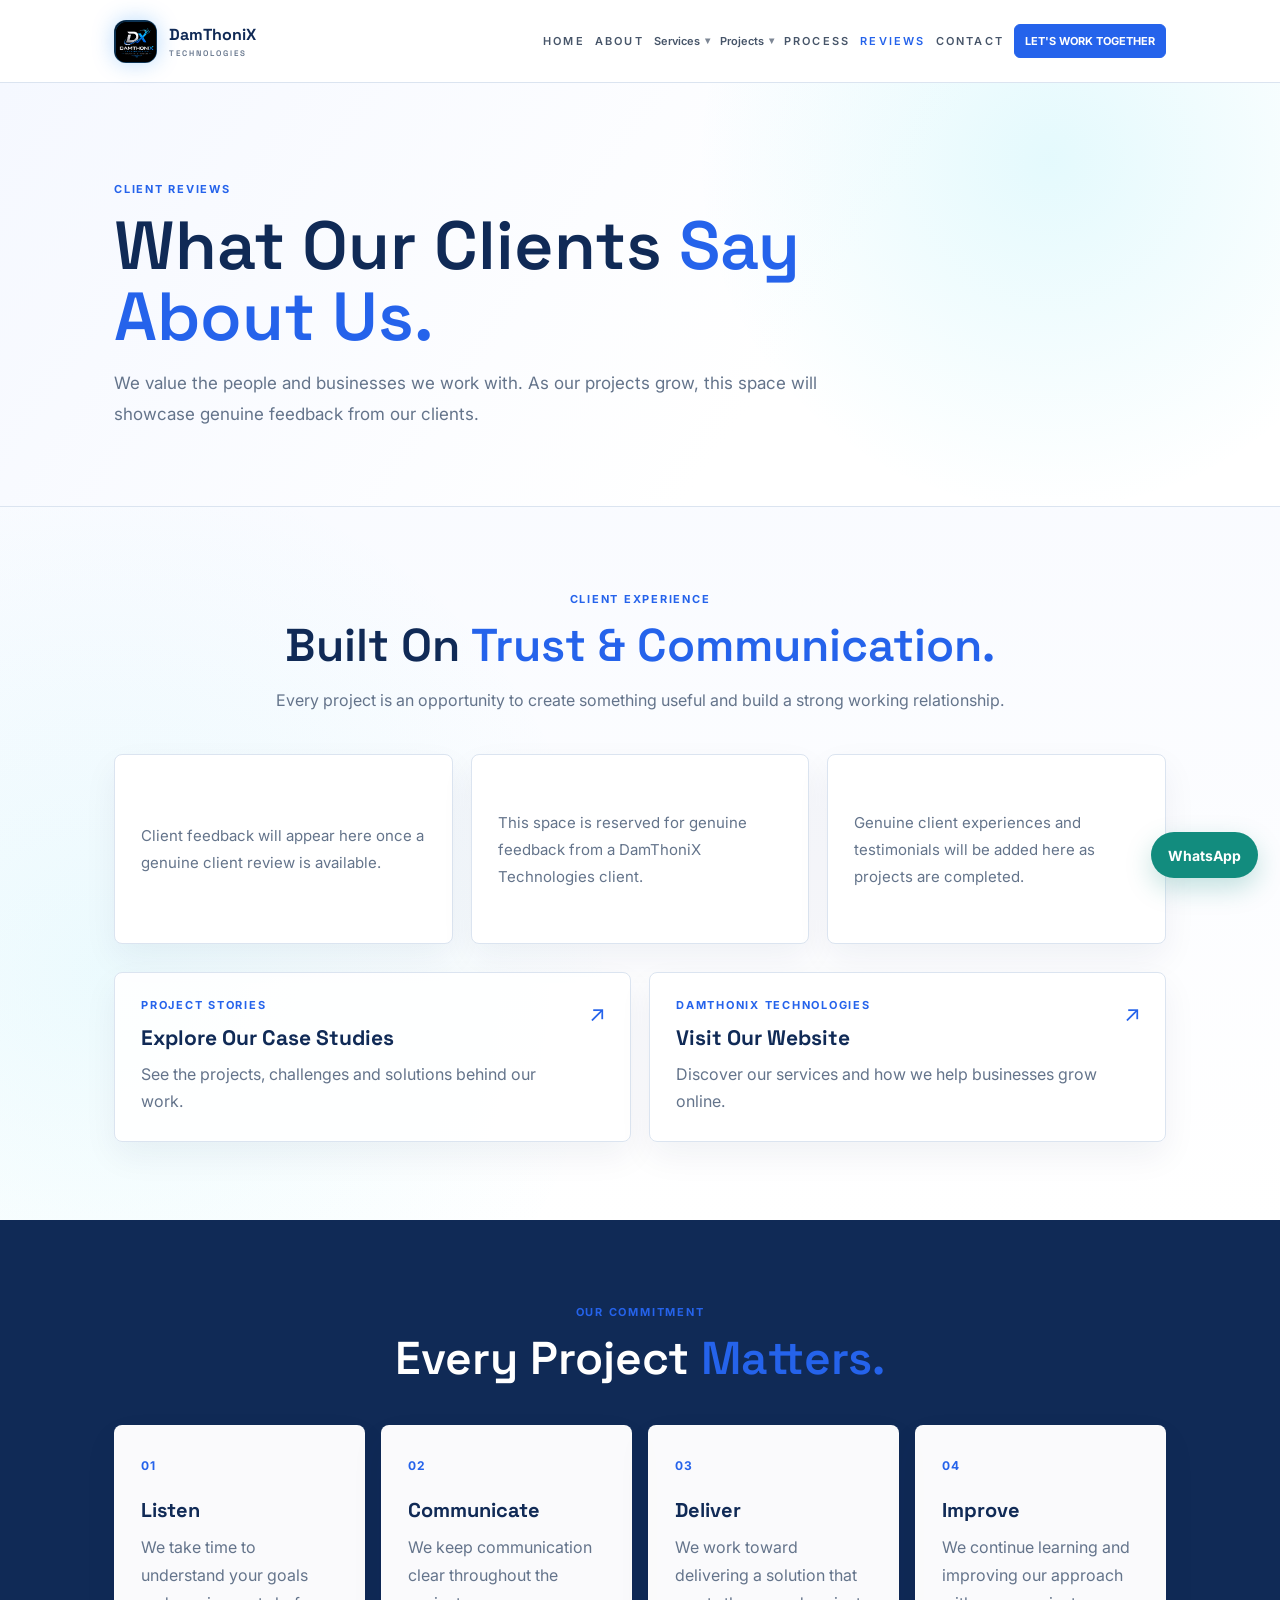
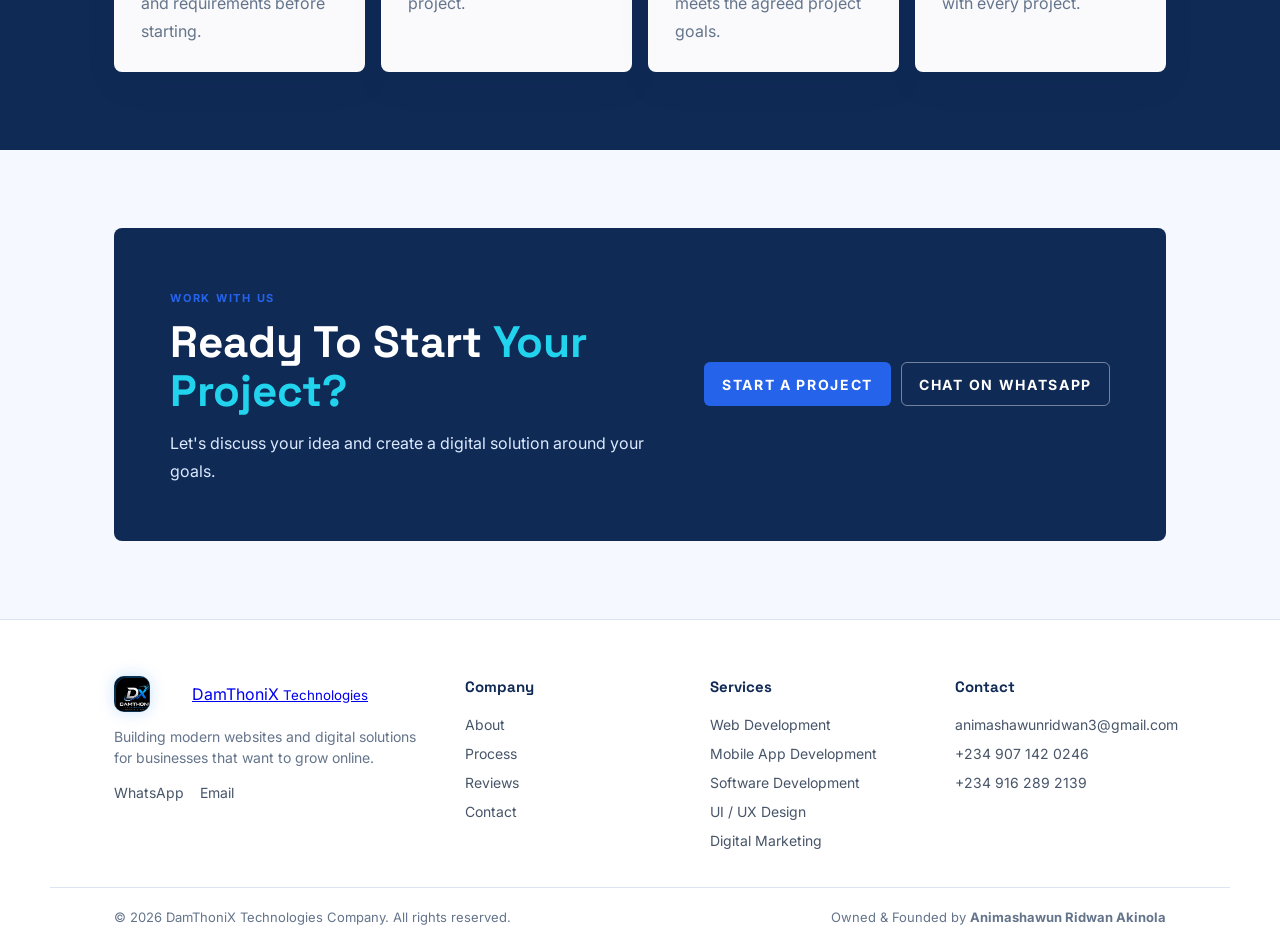
<file: reviews.html>
<!DOCTYPE html>
<html lang="en">
<head>
    <meta charset="UTF-8">
    <meta name="viewport" content="width=device-width, initial-scale=1.0">

    <title>Client Reviews | DamThoniX Technologies Company</title>

    <meta
        name="description"
        content="See what clients say about working with DamThoniX Technologies Company."
    >

    <link rel="stylesheet" href="./css/style.css">
    <link rel="stylesheet" href="./css/site-header.css">
    <link rel="stylesheet" href="./css/content-pages.css">
    <link rel="stylesheet" href="./css/brand.css">
</head>

<body class="reviews-page">

    <!-- ================= HEADER ================= -->
    <header class="site-header">
        <div class="container nav-container">

            <a href="./index.html" class="logo">
                <span class="logo-mark"><img src="./images/DamzyThecx.png" alt="DamThoniX Technologies Company"></span>
                <span class="logo-text">
                    DamThoniX
                    <small>Technologies</small>
                </span>
            </a>

            <button class="menu-toggle" type="button" aria-label="Open navigation menu" aria-expanded="false" aria-controls="reviewsMainNav">
                ☰
            </button>

            <nav class="main-nav" id="reviewsMainNav">

                <a href="./index.html">Home</a>

                <a href="./about.html">About</a>

                <div class="nav-dropdown">
                    <button class="dropdown-btn">
                        Services
                        <span>▾</span>
                    </button>

                    <div class="dropdown-menu">
                        <a href="./services.html">All Services</a>
                        <a href="./services.html#web-development">
                            Web Development
                        </a>
                        <a href="./services.html#mobile-app-development">
                            Mobile App Development
                        </a>
                        <a href="./services.html#software-development">
                            Software Development
                        </a>
                        <a href="./services.html#ui-ux-design">
                            UI / UX Design
                        </a>
                        <a href="./services.html#digital-marketing">
                            Digital Marketing
                        </a>
                        <a href="./services.html#it-technology-solutions">
                            IT &amp; Technology Solutions
                        </a>                    </div>
                </div>

                <div class="nav-dropdown">
                    <button class="dropdown-btn">
                        Projects
                        <span>▾</span>
                    </button>

                    <div class="dropdown-menu">
                        <a href="./portfolio.html">Portfolio</a>
                        <a href="./case-studies.html">Case Studies</a>
                    </div>
                </div>

                <a href="./Process.html">Process</a>

                <a href="./reviews.html" class="active">
                    Reviews
                </a>

                <a href="./contact.html">Contact</a>

                <a
                    href="https://wa.me/2349071420246"
                    class="nav-cta"
                    target="_blank"
                    rel="noopener"
                >
                    Let's Work Together
                </a>

            </nav>

        </div>
    </header>


    <!-- ================= MAIN ================= -->
    <main>

        <!-- PAGE HERO -->
        <section class="page-hero">

            <div class="container">

                <span class="eyebrow">
                    CLIENT REVIEWS
                </span>

                <h1>
                    What Our Clients
                    <span>Say About Us.</span>
                </h1>

                <p>
                    We value the people and businesses we work with.
                    As our projects grow, this space will showcase genuine
                    feedback from our clients.
                </p>

            </div>

        </section>


        <!-- ================= REVIEWS ================= -->
        <section class="section">

            <div class="container">

                <div class="section-heading center">

                    <span class="eyebrow">
                        CLIENT EXPERIENCE
                    </span>

                    <h2>
                        Built On
                        <span>Trust & Communication.</span>
                    </h2>

                    <p>
                        Every project is an opportunity to create something
                        useful and build a strong working relationship.
                    </p>

                </div>


                <div class="reviews-grid">

                    <!-- REVIEW 1 -->
                    <article class="review-card">
                        <p class="review-text">
                            Client feedback will appear here once a genuine
                            client review is available.
                        </p>

                    </article>


                    <!-- REVIEW 2 -->
                    <article class="review-card">
                        <p class="review-text">
                            This space is reserved for genuine feedback from
                            a DamThoniX Technologies client.
                        </p>

                    </article>


                    <!-- REVIEW 3 -->
                    <article class="review-card">
                        <p class="review-text">
                            Genuine client experiences and testimonials will
                            be added here as projects are completed.
                        </p>

                    </article>

                </div>

                <div class="review-discovery" aria-label="Explore DamThoniX">
                    <a class="review-discovery-link" href="./case-studies.html">
                        <span class="eyebrow">PROJECT STORIES</span>
                        <strong>Explore Our Case Studies</strong>
                        <span>See the projects, challenges and solutions behind our work.</span>
                        <span class="review-discovery-arrow" aria-hidden="true">↗</span>
                    </a>

                    <a class="review-discovery-link" href="./index.html">
                        <span class="eyebrow">DAMTHONIX TECHNOLOGIES</span>
                        <strong>Visit Our Website</strong>
                        <span>Discover our services and how we help businesses grow online.</span>
                        <span class="review-discovery-arrow" aria-hidden="true">↗</span>
                    </a>
                </div>

            </div>

        </section>


        <!-- ================= REVIEW PRINCIPLES ================= -->
        <section class="section section-dark">

            <div class="container">

                <div class="section-heading center">

                    <span class="eyebrow">
                        OUR COMMITMENT
                    </span>

                    <h2>
                        Every Project
                        <span>Matters.</span>
                    </h2>

                </div>


                <div class="values-grid">

                    <article class="value-card">

                        <span class="value-number">
                            01
                        </span>

                        <h3>
                            Listen
                        </h3>

                        <p>
                            We take time to understand your goals and
                            requirements before starting.
                        </p>

                    </article>


                    <article class="value-card">

                        <span class="value-number">
                            02
                        </span>

                        <h3>
                            Communicate
                        </h3>

                        <p>
                            We keep communication clear throughout the
                            project.
                        </p>

                    </article>


                    <article class="value-card">

                        <span class="value-number">
                            03
                        </span>

                        <h3>
                            Deliver
                        </h3>

                        <p>
                            We work toward delivering a solution that
                            meets the agreed project goals.
                        </p>

                    </article>


                    <article class="value-card">

                        <span class="value-number">
                            04
                        </span>

                        <h3>
                            Improve
                        </h3>

                        <p>
                            We continue learning and improving our approach
                            with every project.
                        </p>

                    </article>

                </div>

            </div>

        </section>


        <!-- ================= CTA ================= -->
        <section class="section cta-section">

            <div class="container">

                <div class="cta-box">

                    <div>

                        <span class="eyebrow">
                            WORK WITH US
                        </span>

                        <h2>
                            Ready To Start
                            <span>Your Project?</span>
                        </h2>

                        <p>
                            Let's discuss your idea and create a digital
                            solution around your goals.
                        </p>

                    </div>

                    <div class="cta-actions">

                        <a
                            href="./contact.html"
                            class="btn btn-primary"
                        >
                            Start a Project
                        </a>

                        <a
                            href="https://wa.me/2349071420246"
                            class="btn btn-secondary"
                            target="_blank"
                            rel="noopener"
                        >
                            Chat on WhatsApp
                        </a>

                    </div>

                </div>

            </div>

        </section>

    </main>


    <!-- ================= FOOTER ================= -->
    <footer class="site-footer">

        <div class="container footer-grid">

            <div class="footer-brand">

                <a href="./index.html" class="logo">
                    <span class="logo-mark"><img src="./images/DamzyThecx.png" alt=""></span>

                    <span class="logo-text">
                        DamThoniX
                        <small>Technologies</small>
                    </span>
                </a>

                <p>
                    Building modern websites and digital solutions
                    for businesses that want to grow online.
                </p>

                <div class="footer-socials">

                    <a
                        href="https://wa.me/2349071420246"
                        target="_blank"
                        rel="noopener"
                    >
                        WhatsApp
                    </a>

                    <a href="mailto:animashawunridwan3@gmail.com">
                        Email
                    </a>

                </div>

            </div>


            <div class="footer-column">

                <h3>Company</h3>

                <a href="./about.html">About</a>
                <a href="./Process.html">Process</a>
                <a href="./reviews.html">Reviews</a>
                <a href="./contact.html">Contact</a>

            </div>


            <div class="footer-column">

                <h3>Services</h3>

                <a href="./services.html#web-development">
                    Web Development
                </a>

                <a href="./services.html#mobile-app-development">
                    Mobile App Development
                </a>

                <a href="./services.html#software-development">
                    Software Development
                </a>

                <a href="./services.html#ui-ux-design">
                    UI / UX Design
                </a>

                <a href="./services.html#digital-marketing">
                    Digital Marketing
                </a>

            </div>


            <div class="footer-column">

                <h3>Contact</h3>

                <a href="mailto:animashawunridwan3@gmail.com">
                    animashawunridwan3@gmail.com
                </a>

                <a
                    href="https://wa.me/2349071420246"
                    target="_blank"
                    rel="noopener"
                >
                    +234 907 142 0246
                </a>

                <a
                    href="https://wa.me/2349162892139"
                    target="_blank"
                    rel="noopener"
                >
                    +234 916 289 2139
                </a>

            </div>

        </div>


        <div class="container footer-bottom">

            <p>
                © 2026 DamThoniX Technologies Company.
                All rights reserved.
            </p>

            <p>
                Owned & Founded by
                <strong>
                    Animashawun Ridwan Akinola
                </strong>
            </p>

        </div>

    </footer>


    <!-- FLOATING WHATSAPP -->
    <a
        href="https://wa.me/2349071420246"
        class="whatsapp-float"
        target="_blank"
        rel="noopener"
        aria-label="Chat with DamThoniX Technologies on WhatsApp"
    >
        <span>WhatsApp</span>
    </a>


    <script src="./js/script.js"></script>

</body>
</html>
</file>
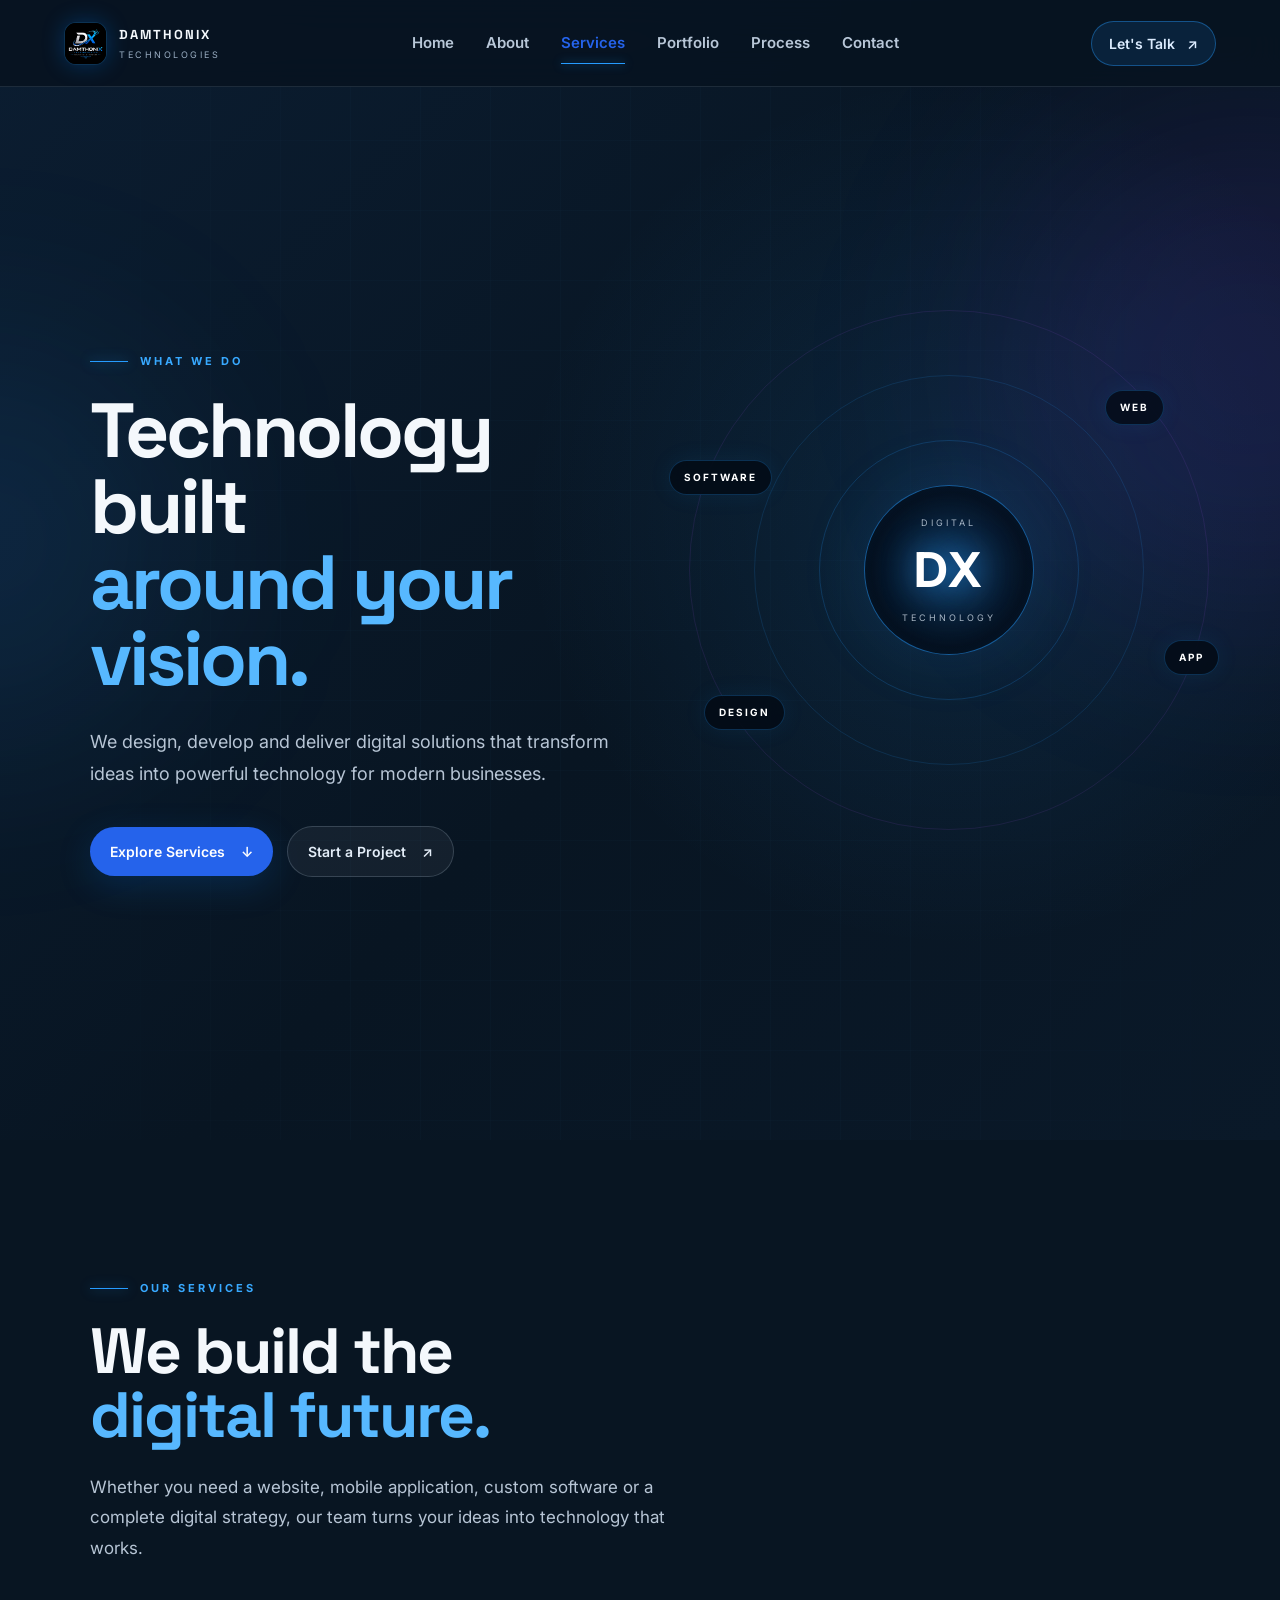
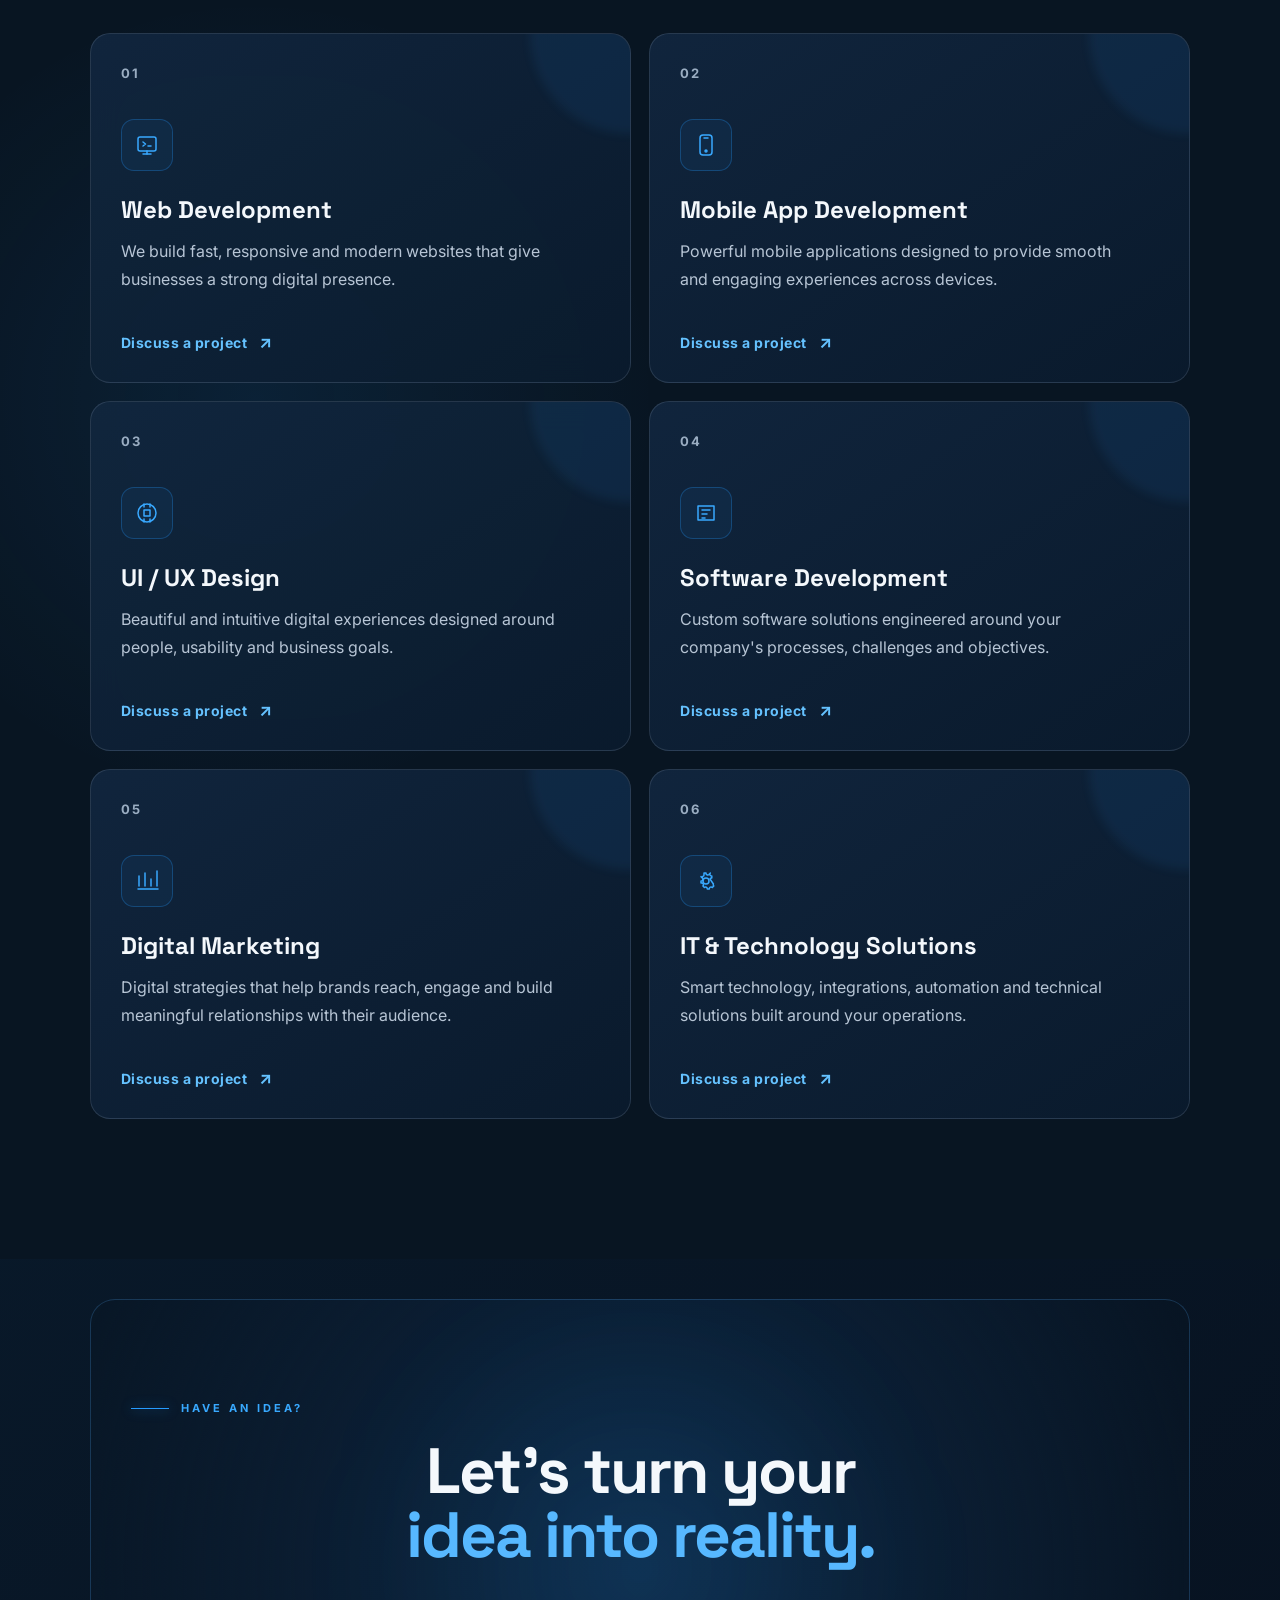
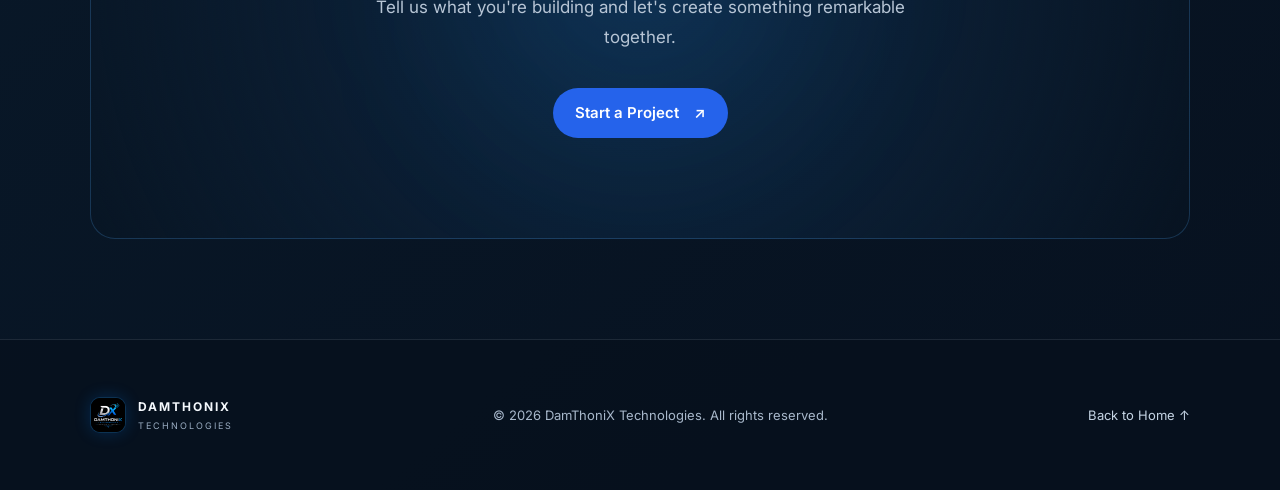
<file: services.html>
<!DOCTYPE html>
<html lang="en">

<head>
    <meta charset="UTF-8">

    <meta
        name="viewport"
        content="width=device-width, initial-scale=1.0"
    >

    <meta
        name="description"
        content="DamThoniX Technologies provides web development, mobile app development, UI/UX design, software development, digital marketing and technology solutions."
    >

    <title>Services | DamThoniX Technologies</title>

    <!-- DESIGN FONTS -->
    <link rel="preconnect" href="https://fonts.googleapis.com">
    <link rel="preconnect" href="https://fonts.gstatic.com" crossorigin>
    <link
        rel="stylesheet"
        href="https://fonts.googleapis.com/css2?family=Inter:wght@400;500;600;700&family=Space+Grotesk:wght@400;500;600;700&display=swap"
    >

    <!--
        SERVICES STYLESHEET
        Deliberately does NOT load css/style.css:
        that file is homepage-scoped and its global `nav` and
        `.orbit-one/.orbit-two/.orbit-three` rules collide with the
        `.services-nav` and `.visual-orbit` elements on this page.
    -->
    <link rel="stylesheet" href="css/service.css">
    <link rel="stylesheet" href="css/brand.css">

</head>


<body>

    <!-- =====================================================
         HEADER
    ====================================================== -->

    <header class="services-header">

        <a href="index.html" class="services-logo">

            <div class="logo-mark"><img src="images/DamzyThecx.png" alt="DamThoniX Technologies Company"></div>

            <div class="logo-text">
                <strong>DAMTHONIX</strong>
                <span>TECHNOLOGIES</span>
            </div>

        </a>


        <nav class="services-nav">

            <a href="index.html">
                Home
            </a>

            <a href="about.html">
                About
            </a>

            <a href="services.html" class="active" aria-current="page">
                Services
            </a>

            <a href="portfolio.html">
                Portfolio
            </a>

            <a href="Process.html">
                Process
            </a>

            <a href="contact.html">
                Contact
            </a>

        </nav>


        <a href="contact.html" class="header-contact-btn">
            Let's Talk
            <span>&nearr;</span>
        </a>


        <button
            class="mobile-menu-button"
            id="mobileMenuButton"
            type="button"
            aria-label="Open navigation menu"
            aria-expanded="false"
            aria-controls="mobileNavigation"
        >
            <span></span>
            <span></span>
            <span></span>
        </button>

    </header>


    <!-- =====================================================
         MOBILE NAVIGATION
    ====================================================== -->

    <div class="mobile-navigation" id="mobileNavigation">

        <a href="index.html">
            Home
        </a>

        <a href="about.html">
            About
        </a>

        <a href="services.html">
            Services
        </a>

        <a href="Process.html">
            Process
        </a>

        <a href="portfolio.html">
            Portfolio
        </a>

        <a href="contact.html">
            Contact
        </a>

    </div>


    <!-- =====================================================
         SERVICES HERO
    ====================================================== -->

    <main>

        <section class="services-hero">

            <div class="services-background-grid"></div>

            <div class="services-glow services-glow-left"></div>
            <div class="services-glow services-glow-right"></div>


            <div class="services-hero-content">

                <div class="services-eyebrow">

                    <span></span>

                    WHAT WE DO

                </div>


                <h1>
                    Technology built
                    <strong>around your vision.</strong>
                </h1>


                <p>
                    We design, develop and deliver digital solutions
                    that transform ideas into powerful technology
                    for modern businesses.
                </p>


                <div class="hero-service-actions">

                    <a
                        href="#all-services"
                        class="services-primary-btn"
                    >
                        Explore Services
                        <span>&darr;</span>
                    </a>

                    <a
                        href="contact.html"
                        class="services-secondary-btn"
                    >
                        Start a Project
                        <span>&nearr;</span>
                    </a>

                </div>

            </div>


            <!-- HERO VISUAL -->

            <div class="services-hero-visual">

                <div class="visual-orbit visual-orbit-one"></div>

                <div class="visual-orbit visual-orbit-two"></div>

                <div class="visual-orbit visual-orbit-three"></div>


                <div class="visual-core">

                    <span class="core-small">
                        DIGITAL
                    </span>

                    <strong>
                        DX
                    </strong>

                    <span class="core-bottom">
                        TECHNOLOGY
                    </span>

                </div>


                <div class="floating-service-tag tag-one">
                    WEB
                </div>

                <div class="floating-service-tag tag-two">
                    APP
                </div>

                <div class="floating-service-tag tag-three">
                    DESIGN
                </div>

                <div class="floating-service-tag tag-four">
                    SOFTWARE
                </div>

            </div>

        </section>


        <!-- =================================================
             SERVICES SECTION
        ================================================== -->

        <section
            class="all-services"
            id="all-services"
        >

            <div class="services-container">


                <!-- SECTION HEADER -->

                <div class="services-section-heading">

                    <div class="services-eyebrow">

                        <span></span>

                        OUR SERVICES

                    </div>


                    <h2>
                        We build the
                        <strong>digital future.</strong>
                    </h2>


                    <p>
                        Whether you need a website, mobile application,
                        custom software or a complete digital strategy,
                        our team turns your ideas into technology that
                        works.
                    </p>

                </div>


                <!-- SERVICES GRID -->

                <div class="services-grid-layout">


                    <!-- SERVICE 01 -->

                    <article
                        class="service-card"
                        id="web-development"
                    >

                        <div class="service-card-number">
                            01
                        </div>


                        <div class="service-icon">

                            <svg viewBox="0 0 24 24" aria-hidden="true">

                                <rect
                                    x="3"
                                    y="4"
                                    width="18"
                                    height="14"
                                    rx="2"
                                />

                                <path d="M8 21h8" />

                                <path d="M12 18v3" />

                                <path d="m8 9 2.5 2L8 13" />

                                <path d="M13 13h3" />

                            </svg>

                        </div>


                        <h3>
                            Web Development
                        </h3>


                        <p>
                            We build fast, responsive and modern websites
                            that give businesses a strong digital presence.
                        </p>


                        <a
                            href="contact.html"
                            class="service-link"
                        >
                            Discuss a project
                            <span>&nearr;</span>
                        </a>

                    </article>


                    <!-- SERVICE 02 -->

                    <article
                        class="service-card"
                        id="mobile-app-development"
                    >

                        <div class="service-card-number">
                            02
                        </div>


                        <div class="service-icon">

                            <svg viewBox="0 0 24 24" aria-hidden="true">

                                <rect
                                    x="6"
                                    y="2"
                                    width="12"
                                    height="20"
                                    rx="3"
                                />

                                <path d="M10 5h4" />

                                <circle
                                    cx="12"
                                    cy="18"
                                    r="1"
                                />

                            </svg>

                        </div>


                        <h3>
                            Mobile App Development
                        </h3>


                        <p>
                            Powerful mobile applications designed to
                            provide smooth and engaging experiences
                            across devices.
                        </p>


                        <a
                            href="contact.html"
                            class="service-link"
                        >
                            Discuss a project
                            <span>&nearr;</span>
                        </a>

                    </article>


                    <!-- SERVICE 03 -->

                    <article
                        class="service-card"
                        id="ui-ux-design"
                    >

                        <div class="service-card-number">
                            03
                        </div>


                        <div class="service-icon">

                            <svg viewBox="0 0 24 24" aria-hidden="true">

                                <circle
                                    cx="12"
                                    cy="12"
                                    r="9"
                                />

                                <path d="M9 9h6v6H9z" />

                                <path d="M9 3v3" />
                                <path d="M15 3v3" />
                                <path d="M9 18v3" />
                                <path d="M15 18v3" />

                            </svg>

                        </div>


                        <h3>
                            UI / UX Design
                        </h3>


                        <p>
                            Beautiful and intuitive digital experiences
                            designed around people, usability and
                            business goals.
                        </p>


                        <a
                            href="contact.html"
                            class="service-link"
                        >
                            Discuss a project
                            <span>&nearr;</span>
                        </a>

                    </article>


                    <!-- SERVICE 04 -->

                    <article
                        class="service-card"
                        id="software-development"
                    >

                        <div class="service-card-number">
                            04
                        </div>


                        <div class="service-icon">

                            <svg viewBox="0 0 24 24" aria-hidden="true">

                                <path d="M4 5h16v14H4z" />

                                <path d="M8 9h8" />

                                <path d="M8 13h5" />

                                <path d="M8 17h3" />

                            </svg>

                        </div>


                        <h3>
                            Software Development
                        </h3>


                        <p>
                            Custom software solutions engineered around
                            your company's processes, challenges and
                            objectives.
                        </p>


                        <a
                            href="contact.html"
                            class="service-link"
                        >
                            Discuss a project
                            <span>&nearr;</span>
                        </a>

                    </article>


                    <!-- SERVICE 05 -->

                    <article
                        class="service-card"
                        id="digital-marketing"
                    >

                        <div class="service-card-number">
                            05
                        </div>


                        <div class="service-icon">

                            <svg viewBox="0 0 24 24" aria-hidden="true">

                                <path d="M4 17V7" />
                                <path d="M10 17V4" />
                                <path d="M16 17v-7" />
                                <path d="M22 17V2" />
                                <path d="M3 20h20" />

                            </svg>

                        </div>


                        <h3>
                            Digital Marketing
                        </h3>


                        <p>
                            Digital strategies that help brands reach,
                            engage and build meaningful relationships
                            with their audience.
                        </p>


                        <a
                            href="contact.html"
                            class="service-link"
                        >
                            Discuss a project
                            <span>&nearr;</span>
                        </a>

                    </article>


                    <!-- SERVICE 06 -->

                    <article
                        class="service-card"
                        id="it-technology-solutions"
                    >

                        <div class="service-card-number">
                            06
                        </div>


                        <div class="service-icon">

                            <svg viewBox="0 0 24 24" aria-hidden="true">

                                <circle
                                    cx="12"
                                    cy="12"
                                    r="3"
                                />

                                <path
                                    d="M19.4 15a1.7 1.7 0 0 0 .3 1.9l.1.1-1.5 1.5-.1-.1a1.7 1.7 0 0 0-1.9-.3 1.7 1.7 0 0 0-1 1.6V20h-2v-.2a1.7 1.7 0 0 0-1-1.6 1.7 1.7 0 0 0-1.9.3l-1.5-1.5.1-.1a1.7 1.7 0 0 0 .3-1.9 1.7 1.7 0 0 0-1.6-1H7v-2h.2a1.7 1.7 0 0 0 1.6-1 1.7 1.7 0 0 0-.3-1.9l-1.5-1.5.1.1a1.7 1.7 0 0 0 1.9-.3 1.7 1.7 0 0 0 1-1.6V4h2v.2a1.7 1.7 0 0 0 1 1.6 1.7 1.7 0 0 0 1.9-.3l1.5-1.5-.1.1a1.7 1.7 0 0 0-.3 1.9 1.7 1.7 0 0 0 1.6 1h.2v2h-.2a1.7 1.7 0 0 0-1.6 1z"
                                />

                            </svg>

                        </div>


                        <h3>
                            IT &amp; Technology Solutions
                        </h3>


                        <p>
                            Smart technology, integrations, automation
                            and technical solutions built around your
                            operations.
                        </p>


                        <a
                            href="contact.html"
                            class="service-link"
                        >
                            Discuss a project
                            <span>&nearr;</span>
                        </a>

                    </article>


                </div>

            </div>

        </section>


        <!-- =================================================
             CTA
        ================================================== -->

        <section class="services-cta">

            <div class="cta-glow"></div>

            <div class="cta-content">

                <div class="services-eyebrow">

                    <span></span>

                    HAVE AN IDEA?

                </div>


                <h2>
                    Let's turn your
                    <strong>idea into reality.</strong>
                </h2>


                <p>
                    Tell us what you're building and let's create
                    something remarkable together.
                </p>


                <a
                    href="contact.html"
                    class="cta-button"
                >
                    Start a Project
                    <span>&nearr;</span>
                </a>

            </div>

        </section>

    </main>


    <!-- =====================================================
         FOOTER
    ====================================================== -->

    <footer class="services-footer">

        <div class="footer-brand">

            <div class="logo-mark"><img src="images/DamzyThecx.png" alt=""></div>

            <div>
                <strong>DAMTHONIX</strong>
                <span>TECHNOLOGIES</span>
            </div>

        </div>


        <p>
            &copy; 2026 DamThoniX Technologies. All rights reserved.
        </p>


        <a href="index.html">
            Back to Home &uarr;
        </a>

    </footer>


    <!-- SERVICES JAVASCRIPT -->

    <script src="js/service.js"></script>

</body>

</html>
</file>
<file: css/style.css>
/* =========================================
   DAMTHONIX TECHNOLOGIES
   HERO DESIGN
========================================= */

@import url('https://fonts.googleapis.com/css2?family=Inter:wght@400;500;600;700&family=Space+Grotesk:wght@400;500;600;700&display=swap');

/* =========================================
   DESIGN TOKENS
   Referenced by the shared logo / nav / button
   rules below but previously never defined,
   which left the logo colour invalid.
========================================= */

:root {
    --font-body: "Inter", sans-serif;
    --font-display: "Space Grotesk", sans-serif;
    --font-mono: "Inter", sans-serif;

    --ink: var(--color-white);
    --ink-muted: rgba(255, 255, 255, 0.62);
    --ink-dim: rgba(255, 255, 255, 0.42);

    --radius: 6px;
}


/* =========================================
   SHARED HEADER / NAV (unchanged)
========================================= */

.logo{
  display:flex;
  align-items:center;
  gap: 42px;
}

/* logo sizing lives in css/brand.css, shared by every page */
.logo img{ width: 43px; }

.logo h1{
  font-family:var(--font-display);
  font-size:19px;
  font-weight:600;
  letter-spacing:.01em;
  color:var(--ink);
}

.logo h1 span{ color:var(--color-soft-cyan); }

nav{
  display:flex;
  align-items:center;
  gap:40px;
}

nav a{
  position:relative;
  text-decoration:none;
  font-family:var(--font-mono);
  font-size:30px;
  letter-spacing:.20em;
  text-transform:uppercase;
  color:var(--ink-muted);
  transition:color .3s ease;
  padding-bottom:4px;
}

nav a::after{
  content:"";
  position:absolute;
  left:0; bottom:0;
  width:0;
  height:1px;
    background:var(--color-soft-cyan);
  transition:width .3s ease;
}

nav a:hover{ color:var(--ink); }
nav a:hover::after{ width:100%; }

.btn{
  display:inline-flex;
  align-items:center;
  gap:10px;
  padding:13px 28px;
  background:transparent;
    color:var(--color-soft-cyan);
  text-decoration:none;
    border:1px solid var(--color-electric-blue);
  border-radius:var(--radius);
  font-family:var(--font-mono);
  font-size:12px;
  letter-spacing:.12em;
  text-transform:uppercase;
  transition:all .35s ease;
  cursor:pointer;
}

.btn:hover{
    background:var(--color-royal-blue);
    color:var(--color-white);
  transform:translateY(-2px);
    box-shadow:0 10px 30px -8px rgba(37,99,235,.4);
}

.btn.solid{
    background:var(--color-royal-blue);
    color:var(--color-white);
}
.btn.solid:hover{
    background:var(--color-electric-blue);
}

.menu-btn{
  display:none;
    color:var(--color-soft-cyan);
  font-size:26px;
  cursor:pointer;
  background: white;
  border:none;
}

.visually-hidden{
  position:absolute;
  width:1px; height:1px;
  padding:0; margin:-1px;
  overflow:hidden;
  clip:rect(0,0,0,0);
  white-space:nowrap;
  border:0;
}


/* =========================================
   HERO — BASE
========================================= */

.hero {
    --hero-blue: var(--color-royal-blue);
    --hero-blue-2: var(--color-soft-cyan);
    --hero-blue-deep: var(--color-deep-navy);
    --hero-bg: #02070d;
    --hero-ink: #ffffff;
    --hero-ink-dim: rgba(255, 255, 255, 0.7);
    --scene-duration: 7s;

    position: relative;
    min-height: 100vh;
    width: 100%;
    max-width: 100vw;
    overflow: hidden;

    background:
        radial-gradient(
            circle at 50% 42%,
            rgba(0, 120, 255, 0.16) 0%,
            rgba(0, 20, 45, 0.42) 32%,
            rgba(2, 7, 13, 0.94) 70%,
            var(--hero-bg) 100%
        ),
        var(--hero-bg);

    isolation: isolate;
}

@media (prefers-reduced-motion: reduce) {
    .hero { --scene-duration: 0s; }
}


/* AMBIENT GRID + GLOWS — GLOBAL scene only */

.hero-grid {
    position: absolute;
    inset: 0;
    z-index: 0;
    opacity: 0.22;
    background-image:
        linear-gradient(rgba(0, 132, 255, 0.08) 1px, transparent 1px),
        linear-gradient(90deg, rgba(0, 132, 255, 0.08) 1px, transparent 1px);
    background-size: 70px 70px;
    mask-image: linear-gradient(to bottom, black, transparent 85%);
    transition: opacity 1s ease;
}

.blue-glow {
    position: absolute;
    border-radius: 50%;
    pointer-events: none;
    filter: blur(80px);
    z-index: 0;
    transition: opacity 1s ease;
}

.glow-one {
    width: 420px;
    height: 420px;
    top: 18%;
    left: 38%;
    background: rgba(0, 115, 255, 0.10);
}

.glow-two {
    width: 280px;
    height: 280px;
    right: -80px;
    bottom: -50px;
    background: rgba(0, 153, 255, 0.08);
}

.hero[data-scene="1"] .hero-grid,
.hero[data-scene="2"] .hero-grid,
.hero[data-scene="1"] .blue-glow,
.hero[data-scene="2"] .blue-glow {
    opacity: 0;
}


/* =========================================
   TOP HEADER
========================================= */

.top-header {
    position: relative;
    z-index: 20;
    width: 100%;
    padding: 18px 5vw;
    display: flex;
    align-items: center;
    justify-content: space-between;
}


/* =========================================
   VIEWPORT + SCENES
========================================= */

.hero-viewport {
    position: relative;
    z-index: 6;
    width: 100%;
    min-height: calc(100vh - 90px);
}

.hero-scene {
    position: absolute;
    inset: 0;
    overflow: hidden;

    opacity: 0;
    visibility: hidden;
    pointer-events: none;

    transform: scale(1.025);
    transform-origin: center;
    will-change: opacity, transform;

    transition:
        opacity 1.1s ease,
        transform 1.5s cubic-bezier(.22,.61,.36,1),
        visibility 1.1s ease;
}

.hero[data-scene="0"] .scene-global,
.hero[data-scene="1"] .scene-build,
.hero[data-scene="2"] .scene-grow {
    opacity: 1;
    visibility: visible;
    pointer-events: auto;
    transform: scale(1);
}


/* SCENE CONTENT (shared) */

.scene-content {
    position: absolute;
    z-index: 10;
    left: 6vw;
    top: 50%;
    width: min(520px, 42vw);
    transform: translateY(-50%);
}

.scene-eyebrow {
    display: inline-flex;
    align-items: center;
    gap: 10px;
    margin-bottom: 20px;
    color: var(--hero-blue-2);
    font-family: "Space Grotesk", sans-serif;
    font-size: 12px;
    font-weight: 700;
    letter-spacing: 3px;
}

.scene-heading {
    font-family: "Space Grotesk", sans-serif;
    font-size: clamp(38px, 4.2vw, 66px);
    line-height: 1.02;
    letter-spacing: -2px;
    font-weight: 600;
    color: var(--hero-ink);
    margin: 0;
}

.scene-heading span {
    display: block;
    color: var(--hero-blue);
    text-shadow: 0 0 35px rgba(0, 140, 255, 0.25);
}

.scene-description {
    max-width: 460px;
    margin-top: 24px;
    color: var(--hero-ink-dim);
    font-size: 15px;
    line-height: 1.8;
}


/* =========================================
   BUTTONS
========================================= */

.hero-buttons {
    display: flex;
    align-items: center;
    gap: 12px;
    margin-top: 32px;
    flex-wrap: wrap;
}

.primary-btn,
.secondary-btn {
    min-height: 50px;
    display: inline-flex;
    align-items: center;
    justify-content: center;
    padding: 0 22px;
    border-radius: 8px;
    font-family: "Inter", sans-serif;
    font-size: 13px;
    font-weight: 600;
    text-decoration: none;
    transition: transform 0.3s ease, box-shadow 0.3s ease, background 0.3s ease, border-color .3s ease;
}

.primary-btn {
    gap: 12px;
    background: linear-gradient(135deg, var(--hero-blue), var(--hero-blue-deep));
    color: #ffffff;
    box-shadow: 0 12px 35px rgba(0, 140, 255, 0.25);
}

.primary-btn span { font-size: 16px; }

.primary-btn:hover,
.primary-btn:focus-visible {
    transform: translateY(-3px);
    box-shadow: 0 16px 42px rgba(0, 140, 255, 0.4);
}

.secondary-btn {
    border: 1px solid rgba(160, 190, 215, 0.22);
    color: #c3d3e1;
    background: rgba(255, 255, 255, 0.03);
    backdrop-filter: blur(10px);
}

.secondary-btn:hover,
.secondary-btn:focus-visible {
    transform: translateY(-3px);
    border-color: rgba(0, 140, 255, 0.5);
    color: #ffffff;
}

.primary-btn:focus-visible,
.secondary-btn:focus-visible,
.scene-dot:focus-visible {
    outline: 2px solid var(--hero-blue-2);
    outline-offset: 3px;
}


/* =========================================
   SCENE 1 — GLOBE STAGE
========================================= */

.globe-stage {
    position: absolute;
    width: min(680px, 55vw);
    height: min(680px, 55vw);
    top: 50%;
    right: 5vw;
    /* --mx/--my are written to .hero by js/script.js and inherit down here */
    transform:
        translateY(-45%)
        translate(calc(var(--mx, 0) * -10px), calc(var(--my, 0) * -10px));
    z-index: 5;
}

.globe-wrapper {
    position: absolute;
    width: 330px;
    height: 330px;
    top: 50%;
    left: 50%;
    transform: translate(-50%, -50%);
    display: grid;
    place-items: center;
    z-index: 5;
}

.globe {
    width: 100%;
    height: 100%;
    object-fit: contain;
    filter:
        drop-shadow(0 0 25px rgba(0, 140, 255, 0.45))
        drop-shadow(0 0 70px rgba(0, 100, 255, 0.15));
    animation: globeFloat 5s ease-in-out infinite;
}

.globe-light {
    position: absolute;
    width: 85%;
    height: 85%;
    border-radius: 50%;
    background: rgba(0, 130, 255, 0.13);
    filter: blur(45px);
    z-index: -1;
    animation: glowPulse 4s ease-in-out infinite;
}

.orbit {
    position: absolute;
    top: 50%;
    left: 50%;
    border: 1px solid rgba(0, 140, 255, 0.18);
    border-radius: 50%;
    transform: translate(-50%, -50%) rotate(-12deg);
    pointer-events: none;
}

.orbit-one { width: 500px; height: 500px; }
.orbit-two {
    width: 590px; height: 330px;
    border-color: rgba(0, 140, 255, 0.11);
    transform: translate(-50%, -50%) rotate(45deg);
}
.orbit-three {
    width: 630px; height: 250px;
    border-color: rgba(0, 140, 255, 0.08);
    transform: translate(-50%, -50%) rotate(-35deg);
}

.orbit-navigation {
    position: absolute;
    inset: 0;
    z-index: 15;
    animation: orbitRotation 24s linear infinite;

    /* the nav layer itself must not swallow clicks meant for the links */
    pointer-events: none;
}

.orbit-link {
    position: absolute;
    display: flex;
    align-items: center;
    gap: 7px;
    padding: 7px 11px;
    border: 1px solid rgba(0, 140, 255, 0.18);
    border-radius: 50px;
    background: rgba(2, 10, 18, 0.72);
    backdrop-filter: blur(10px);
    color: #8095a8;
    font-size: 10px;
    font-weight: 600;
    letter-spacing: 1px;
    text-transform: uppercase;
    text-decoration: none;
    cursor: pointer;
    transition: color 0.3s ease, border-color 0.3s ease, box-shadow 0.3s ease, background 0.3s ease;
    animation: counterRotation 24s linear infinite;

    /* keep every orbit label painted above the globe, orbits and glow */
    z-index: 2;

    /* the actual navigation items MUST stay clickable while the orbit spins */
    pointer-events: auto;
}

.orbit-link:hover,
.orbit-link:focus-visible {
    color: #ffffff;
    border-color: rgba(0, 140, 255, 0.65);
    background: rgba(0, 60, 120, 0.85);
    box-shadow: 0 0 22px rgba(0, 140, 255, 0.45);
    outline: none;
}

.orbit-link:focus-visible {
    outline: 2px solid var(--hero-blue-2);
    outline-offset: 3px;
}

.orbit-dot {
    width: 5px; height: 5px;
    flex-shrink: 0;
    border-radius: 50%;
    background: #007fff;
    box-shadow: 0 0 8px rgba(0, 140, 255, 0.8);
}

/*
   `translate` is used instead of `transform` for the centred items:
   the counterRotation animation writes to `transform`, so a
   `transform: translateX(-50%)` here would be overwritten every frame
   and the label would drift off-centre while the orbit spins.
*/
.home-link { top: 4%; left: 50%; translate: -50% 0; }
.about-link { top: 21%; right: 5%; }
.services-link { bottom: 22%; right: 2%; }
.portfolio-link { bottom: 4%; left: 50%; translate: -50% 0; }
.contact-link { bottom: 22%; left: 2%; }
.project-link { top: 21%; left: 5%; }


/* =========================================
   SCENE 2 — BUILD (cinematic background)
========================================= */

.scene-build { background: #04090f; }

.scene-bg {
    position: absolute;
    inset: -4%;
    z-index: 1;
    overflow: hidden;
}

.scene-bg-image {
    position: absolute;
    inset: 0;
    background-image: url("../images/world1.jpeg");
    background-size: cover;
    background-position: 60% center;
    background-repeat: no-repeat;
    will-change: transform;
    animation: kenBurns 21s ease-in-out infinite alternate;
}

.scene-light-sweep {
    position: absolute;
    top: -20%;
    left: -30%;
    width: 60%;
    height: 140%;
    background: linear-gradient(
        75deg,
        transparent 0%,
        rgba(93, 170, 255, 0.16) 45%,
        transparent 70%
    );
    mix-blend-mode: screen;
    animation: lightSweep 9s ease-in-out infinite;
    will-change: transform;
}

.scene-particles {
    position: absolute;
    inset: 0;
    z-index: 2;
    pointer-events: none;
}

.scene-particles span {
    position: absolute;
    bottom: -10px;
    width: var(--size, 3px);
    height: var(--size, 3px);
    border-radius: 50%;
    background: rgba(150, 200, 255, 0.8);
    box-shadow: 0 0 6px rgba(93, 170, 255, 0.8);
    opacity: 0;
    animation: particleRise var(--dur, 9s) linear infinite;
    animation-delay: var(--delay, 0s);
    will-change: transform, opacity;
}

.scene-overlay {
    position: absolute;
    inset: 0;
    z-index: 3;
    background: linear-gradient(
        90deg,
        rgba(2, 7, 18, 0.96) 0%,
        rgba(2, 7, 18, 0.82) 38%,
        rgba(2, 7, 18, 0.42) 68%,
        rgba(2, 7, 18, 0.22) 100%
    );
}

.scene-build .scene-content { z-index: 10; }

.build-float-ui {
    position: absolute;
    z-index: 10;
    right: 6vw;
    bottom: 14%;
    display: flex;
    flex-direction: column;
    gap: 14px;
    align-items: flex-end;
}

.float-card {
    display: flex;
    align-items: center;
    gap: 10px;
    padding: 12px 18px;
    border-radius: 14px;
    background: rgba(8, 18, 30, 0.72);
    border: 1px solid rgba(93, 170, 255, 0.2);
    backdrop-filter: blur(14px);
    color: rgba(255, 255, 255, 0.85);
    font-size: 12px;
    font-weight: 600;
    box-shadow: 0 20px 45px rgba(0, 0, 0, 0.35);
    animation: floatCard 5s ease-in-out infinite;
}

.float-card-b { animation-delay: .8s; }

.float-pulse {
    width: 8px; height: 8px;
    border-radius: 50%;
    background: #4da3ff;
    box-shadow: 0 0 10px #4da3ff;
    animation: statusPulse 1.8s infinite;
}

.float-card-b strong {
    font-size: 16px;
    color: #ffffff;
    margin-right: 6px;
}

.float-card-b span {
    color: rgba(255, 255, 255, 0.55);
    font-weight: 500;
    font-size: 11px;
    text-transform: uppercase;
    letter-spacing: 1px;
}


/* =========================================
   SCENE 3 — GROW
========================================= */

.scene-grow {
    background:
        radial-gradient(circle at 75% 50%, rgba(0, 119, 255, 0.16), transparent 35%),
        linear-gradient(120deg, #02050b 0%, #06101d 50%, #02050b 100%);
}

.scene-grow .scene-content { z-index: 10; }

.grow-visual {
    position: absolute;
    z-index: 5;
    right: 5vw;
    top: 50%;
    width: min(600px, 46vw);
    height: 560px;
    transform: translateY(-50%);
}

.main-growth-card {
    position: absolute;
    top: 50%;
    left: 50%;
    width: 420px;
    min-height: 300px;
    padding: 28px;
    transform: translate(-50%, -50%) perspective(1000px) rotateY(-8deg) rotateX(3deg);
    background: linear-gradient(145deg, rgba(16, 31, 51, 0.95), rgba(4, 11, 20, 0.96));
    border: 1px solid rgba(77, 163, 255, 0.22);
    border-radius: 22px;
    box-shadow: 0 30px 90px rgba(0, 0, 0, 0.55), 0 0 70px rgba(0, 119, 255, 0.12);
    backdrop-filter: blur(18px);
    animation: growthFloat 5s ease-in-out infinite;
}

.growth-card-header {
    display: flex;
    justify-content: space-between;
    align-items: center;
    margin-bottom: 30px;
    font-size: 10px;
    font-weight: 700;
    letter-spacing: 2px;
    color: rgba(255, 255, 255, 0.5);
}

.growth-status {
    padding: 6px 10px;
    border-radius: 20px;
    color: #75b7ff;
    background: rgba(77, 163, 255, 0.1);
    border: 1px solid rgba(77, 163, 255, 0.18);
}

.growth-number {
    font-family: "Space Grotesk", sans-serif;
    font-size: 50px;
    font-weight: 700;
    letter-spacing: -2px;
    color: #ffffff;
}

.growth-label {
    margin-top: 4px;
    font-size: 13px;
    color: rgba(255, 255, 255, 0.45);
}

.growth-chart {
    position: relative;
    width: 100%;
    height: 130px;
    margin-top: 20px;
}

.chart-svg { width: 100%; height: 100%; overflow: visible; }

.chart-line {
    fill: none;
    stroke: var(--hero-blue-2);
    stroke-width: 3;
    stroke-linecap: round;
    stroke-linejoin: round;
    filter: drop-shadow(0 0 6px rgba(77, 163, 255, 0.7));
    stroke-dasharray: 420;
    stroke-dashoffset: 420;
}

.hero[data-scene="2"] .chart-line {
    animation: drawLine 1.8s ease forwards .3s;
}

.chart-dot {
    fill: #ffffff;
    filter: drop-shadow(0 0 6px rgba(77, 163, 255, 0.9));
    opacity: 0;
    transform-origin: center;
}

.hero[data-scene="2"] .chart-dot {
    animation: dotPop .5s ease forwards;
    animation-delay: calc(.4s + (var(--d) * .28s));
}

.small-growth-card {
    position: absolute;
    padding: 16px 20px;
    min-width: 150px;
    background: rgba(8, 18, 30, 0.9);
    border: 1px solid rgba(77, 163, 255, 0.18);
    border-radius: 16px;
    box-shadow: 0 20px 50px rgba(0, 0, 0, 0.4);
    backdrop-filter: blur(12px);
    animation: smallCardFloat 4s ease-in-out infinite;
}

.small-growth-card span {
    display: block;
    margin-bottom: 8px;
    font-size: 9px;
    letter-spacing: 2px;
    text-transform: uppercase;
    color: rgba(255, 255, 255, 0.42);
}

.small-growth-card strong {
    font-family: "Space Grotesk", sans-serif;
    font-size: 25px;
    color: #ffffff;
}

.card-one { top: 60px; right: 0; animation-delay: 0.5s; }
.card-one strong { color: #61adff; }
.card-two { bottom: 60px; left: 0; animation-delay: 1s; }
.card-two strong { color: #d8b65a; }

.growth-orbit {
    position: absolute;
    border: 1px solid rgba(77, 163, 255, 0.12);
    border-radius: 50%;
    pointer-events: none;
}

.orbit-growth-one {
    width: 480px; height: 480px;
    top: 50%; left: 50%;
    transform: translate(-50%, -50%) rotate(20deg);
    animation: orbitRotate 18s linear infinite;
}

.orbit-growth-two {
    width: 600px; height: 270px;
    top: 50%; left: 50%;
    border-color: rgba(212, 175, 55, 0.08);
    transform: translate(-50%, -50%) rotate(-20deg);
    animation: orbitRotateReverse 22s linear infinite;
}


/* =========================================
   SCENE CONTROLS (dots)
========================================= */

.scene-controls {
    position: absolute;
    left: 50%;
    bottom: 92px;
    transform: translateX(-50%);
    z-index: 20;
    display: flex;
    gap: 10px;
}

.scene-dot {
    position: relative;
    width: 34px;
    height: 4px;
    border-radius: 3px;
    border: none;
    background: rgba(255, 255, 255, 0.18);
    cursor: pointer;
    overflow: hidden;
    padding: 0;
}

.scene-dot::after {
    content: "";
    position: absolute;
    inset: 0;
    width: 0%;
    background: var(--hero-blue-2);
    border-radius: 3px;
}

.scene-dot.is-active::after {
    animation: fillDot var(--scene-duration, 7s) linear forwards;
}

.scene-dot.is-active {
    background: rgba(255, 255, 255, 0.3);
}


/* =========================================
   BOTTOM INFORMATION
========================================= */

.hero-bottom {
    position: absolute;
    left: 6vw;
    right: 6vw;
    bottom: 28px;
    z-index: 20;
    display: flex;
    align-items: center;
    gap: 30px;
}

.bottom-item {
    display: flex;
    align-items: center;
    gap: 9px;
    color: #61778b;
    font-size: 9px;
    text-transform: uppercase;
    letter-spacing: 1px;
}

.bottom-item strong {
    color: var(--hero-blue);
    font-size: 10px;
}

.scroll-indicator {
    margin-left: auto;
    display: flex;
    align-items: center;
    gap: 12px;
    color: #52697c;
    font-size: 8px;
    letter-spacing: 2px;
    text-transform: uppercase;
}

.scroll-line { width: 40px; height: 1px; background: var(--hero-blue); }


/* =========================================
   ANIMATIONS
========================================= */

@keyframes globeFloat {
    0%, 100% { transform: translateY(0) scale(1); }
    50% { transform: translateY(-8px) scale(1.015); }
}

@keyframes glowPulse {
    0%, 100% { opacity: 0.55; transform: scale(0.9); }
    50% { opacity: 1; transform: scale(1.05); }
}

@keyframes orbitRotation { from { transform: rotate(0deg); } to { transform: rotate(360deg); } }
@keyframes counterRotation { from { transform: rotate(0deg); } to { transform: rotate(-360deg); } }

@keyframes statusPulse {
    0%, 100% { opacity: 1; transform: scale(1); }
    50% { opacity: 0.45; transform: scale(0.7); }
}

@keyframes kenBurns {
    0% { transform: scale(1) translate(0, 0); }
    100% { transform: scale(1.12) translate(-1.5%, -1%); }
}

@keyframes lightSweep {
    0%, 100% { transform: translateX(0) rotate(0deg); opacity: .5; }
    50% { transform: translateX(60%) rotate(3deg); opacity: 1; }
}

@keyframes particleRise {
    0% { transform: translateY(0); opacity: 0; }
    10% { opacity: .8; }
    90% { opacity: .5; }
    100% { transform: translateY(-70vh); opacity: 0; }
}

@keyframes floatCard {
    0%, 100% { transform: translateY(0); }
    50% { transform: translateY(-8px); }
}

@keyframes growthFloat {
    0%, 100% { transform: translate(-50%, -50%) perspective(1000px) rotateY(-8deg) rotateX(3deg) translateY(0); }
    50% { transform: translate(-50%, -50%) perspective(1000px) rotateY(-8deg) rotateX(3deg) translateY(-12px); }
}

@keyframes smallCardFloat {
    0%, 100% { transform: translateY(0); }
    50% { transform: translateY(-10px); }
}

@keyframes orbitRotate { from { transform: translate(-50%, -50%) rotate(20deg); } to { transform: translate(-50%, -50%) rotate(380deg); } }
@keyframes orbitRotateReverse { from { transform: translate(-50%, -50%) rotate(-20deg); } to { transform: translate(-50%, -50%) rotate(-380deg); } }

@keyframes drawLine { to { stroke-dashoffset: 0; } }
@keyframes dotPop { from { opacity: 0; transform: scale(.4); } to { opacity: 1; transform: scale(1); } }

@keyframes fillDot { from { width: 0%; } to { width: 100%; } }


/* =========================================
   REDUCED MOTION
========================================= */

@media (prefers-reduced-motion: reduce) {
    .globe, .globe-light, .orbit-navigation, .orbit-link, .float-pulse,
    .scene-bg-image, .scene-light-sweep, .scene-particles span,
    .float-card, .main-growth-card, .small-growth-card,
    .growth-orbit, .scene-dot.is-active::after {
        animation: none !important;
    }
    .hero-scene { transition: opacity .6s ease !important; transform: none !important; }
}

/* =========================================
   PORTFOLIO SHOWCASE
========================================= */

.portfolio-showcase {
    position: relative;
    padding: 70px 6vw 96px;
    background:
        linear-gradient(rgba(3, 10, 20, .76), rgba(2, 7, 13, .86)),
        radial-gradient(circle at 50% 0%, rgba(34, 211, 238, .12), transparent 38%);
}

.portfolio-shell {
    max-width: 1280px;
    margin: 0 auto;
}

.portfolio-intro {
    max-width: 720px;
    margin-bottom: 34px;
}

.section-kicker {
    display: inline-flex;
    align-items: center;
    gap: 8px;
    margin-bottom: 14px;
    color: var(--hero-blue-2);
    font-size: 11px;
    font-weight: 700;
    letter-spacing: 2px;
    text-transform: uppercase;
}

.section-kicker::before {
    content: "";
    width: 26px;
    height: 1px;
    background: rgba(34, 211, 238, 0.8);
}

.portfolio-intro h3 {
    margin: 0;
    color: #f4f8ff;
    font-family: "Space Grotesk", sans-serif;
    font-size: clamp(32px, 3vw, 52px);
    line-height: 1.06;
    letter-spacing: -1.5px;
}

.portfolio-intro p {
    margin-top: 16px;
    max-width: 620px;
    color: rgba(203, 216, 231, 0.8);
    font-size: 16px;
    line-height: 1.8;
}

.portfolio-grid {
    display: grid;
    grid-template-columns: repeat(3, minmax(0, 1fr));
    gap: 26px;
}

.portfolio-card {
    position: relative;
    overflow: hidden;
    border: 1px solid rgba(118, 166, 214, 0.18);
    border-radius: 24px;
    background: rgba(10, 18, 29, 0.8);
    box-shadow: 0 25px 60px rgba(2, 7, 13, 0.38);
    transition: transform 0.3s ease, border-color 0.3s ease, box-shadow 0.3s ease;
}

.portfolio-card:hover,
.portfolio-card:focus-within {
    transform: translateY(-8px);
    border-color: rgba(34, 211, 238, 0.5);
    box-shadow: 0 28px 70px rgba(11, 100, 190, 0.18);
}

.card-visual {
    height: 220px;
    border-bottom: 1px solid rgba(118, 166, 214, 0.14);
    background-size: cover;
    background-position: center;
}

.visual-one {
    background:
        linear-gradient(135deg, rgba(18, 36, 58, 0.2), rgba(34, 211, 238, 0.14)),
        url("../images/world1.jpeg") center/cover no-repeat;
}

.visual-two {
    background:
        linear-gradient(135deg, rgba(10, 20, 35, 0.18), rgba(37, 99, 235, 0.24)),
        url("../images/glob3.jpeg") center/cover no-repeat;
}

.visual-three {
    background:
        linear-gradient(135deg, rgba(15, 18, 38, 0.2), rgba(34, 211, 238, 0.12)),
        url("../images/world1.jpeg") center/cover no-repeat;
}

.card-body {
    padding: 22px 22px 24px;
}

.card-tag {
    display: inline-flex;
    padding: 7px 10px;
    border-radius: 999px;
    background: rgba(34, 211, 238, 0.08);
    border: 1px solid rgba(34, 211, 238, 0.2);
    color: var(--hero-blue-2);
    font-size: 10px;
    font-weight: 700;
    letter-spacing: 1.4px;
    text-transform: uppercase;
}

.card-body h4 {
    margin: 16px 0 8px;
    color: #ffffff;
    font-size: 28px;
    line-height: 1.2;
    font-family: "Space Grotesk", sans-serif;
}

.card-body p {
    margin: 0;
    color: rgba(203, 216, 231, 0.76);
    font-size: 15px;
    line-height: 1.7;
}

.card-body ul {
    display: flex;
    flex-wrap: wrap;
    gap: 8px;
    margin: 18px 0 0;
    padding: 0;
    list-style: none;
}

.card-body li {
    padding: 7px 10px;
    border-radius: 999px;
    border: 1px solid rgba(143, 176, 221, 0.18);
    background: rgba(255, 255, 255, 0.02);
    color: rgba(234, 242, 255, 0.72);
    font-size: 10px;
    letter-spacing: 1.2px;
    text-transform: uppercase;
}

.featured-card {
    transform: translateY(-18px);
    border-color: rgba(59, 130, 246, 0.36);
    box-shadow: 0 32px 74px rgba(18, 73, 150, 0.25);
}

.featured-card:hover,
.featured-card:focus-within {
    transform: translateY(-24px);
}

/* =========================================
   CASE STUDIES PREVIEW
========================================= */

.case-preview-section {
    padding: 82px 6vw 96px;
    background:
        radial-gradient(circle at 12% 0%, rgba(34, 211, 238, .1), transparent 34%),
        #050c17;
}

.case-preview-shell {
    max-width: 1280px;
    margin: 0 auto;
}

.case-preview-heading {
    display: flex;
    align-items: flex-end;
    justify-content: space-between;
    gap: 36px;
    margin-bottom: 32px;
}

.case-preview-heading > div {
    max-width: 700px;
}

.case-preview-heading h2 {
    margin: 0;
    color: #f4f8ff;
    font-family: "Space Grotesk", sans-serif;
    font-size: clamp(30px, 3vw, 46px);
    line-height: 1.12;
}

.case-preview-heading h2 span {
    color: #22d3ee;
}

.case-preview-heading > p {
    max-width: 390px;
    margin: 0 0 4px;
    color: rgba(203, 216, 231, .78);
    font-size: 15px;
    line-height: 1.75;
}

.case-preview-grid {
    display: grid;
    grid-template-columns: repeat(3, minmax(0, 1fr));
    gap: 18px;
}

.case-preview-card {
    display: flex;
    min-height: 250px;
    flex-direction: column;
    align-items: flex-start;
    padding: 26px;
    border: 1px solid rgba(118, 166, 214, .2);
    border-radius: 18px;
    background: linear-gradient(145deg, rgba(14, 29, 47, .96), rgba(7, 15, 27, .92));
    text-decoration: none;
    transition: transform .25s ease, border-color .25s ease, box-shadow .25s ease;
}

.case-preview-card:hover,
.case-preview-card:focus-visible {
    transform: translateY(-5px);
    border-color: rgba(34, 211, 238, .55);
    box-shadow: 0 20px 50px rgba(0, 95, 180, .17);
}

.case-preview-number {
    color: #22d3ee;
    font-size: 10px;
    font-weight: 700;
    letter-spacing: 1.5px;
}

.case-preview-card h3 {
    margin: 24px 0 10px;
    color: #f4f8ff;
    font-family: "Space Grotesk", sans-serif;
    font-size: 23px;
    line-height: 1.2;
}

.case-preview-card p {
    margin: 0 0 22px;
    color: rgba(203, 216, 231, .76);
    font-size: 14px;
    line-height: 1.7;
}

.case-preview-link,
.case-preview-all {
    display: inline-flex;
    align-items: center;
    gap: 9px;
    color: #8be9f5;
    font-size: 13px;
    font-weight: 700;
}

.case-preview-link {
    margin-top: auto;
}

.case-preview-all {
    margin-top: 28px;
    padding: 12px 18px;
    border: 1px solid rgba(34, 211, 238, .35);
    border-radius: 8px;
    color: #f4f8ff;
    text-decoration: none;
    transition: background .2s ease, border-color .2s ease;
}

.case-preview-all:hover,
.case-preview-all:focus-visible {
    border-color: #22d3ee;
    background: rgba(34, 211, 238, .1);
}


/* =========================================
   RESPONSIVE
========================================= */

@media (max-width: 1100px) {
    .scene-content { width: 46vw; }
    .globe-stage { width: 560px; height: 560px; right: -20px; }
    .globe-wrapper { width: 280px; height: 280px; }
    .orbit-one { width: 440px; height: 440px; }
    .orbit-two { width: 510px; height: 290px; }
    .orbit-three { width: 550px; height: 220px; }
    .grow-visual { width: 52vw; }
    .main-growth-card { width: 380px; }
}

@media (max-width: 850px) {

    .hero { min-height: 1000px; }
    .top-header { padding: 22px 5vw; }
    .hero-viewport { min-height: 940px; }

    .scene-content {
        position: relative;
        top: auto; left: auto;
        width: 90%;
        margin: 50px auto 0;
        transform: none;
        text-align: center;
    }

    .scene-eyebrow { justify-content: center; }
    .scene-description { margin-left: auto; margin-right: auto; }
    .hero-buttons { justify-content: center; }

    .globe-stage {
        width: 560px; height: 560px;
        position: absolute;
        top: 660px; right: 50%;
        transform:
            translate(50%, -50%)
            translate(calc(var(--mx, 0) * -6px), calc(var(--my, 0) * -6px));
    }

    .grow-visual {
        top: auto; right: auto; bottom: -60px; left: 50%;
        width: 92vw; height: 420px;
        transform: translateX(-50%) scale(0.78);
    }

    .build-float-ui { right: 4vw; bottom: 8%; }

    .hero-bottom { display: none; }
    .scene-controls { bottom: 34px; }
}

@media (max-width: 600px) {

    .hero { min-height: 900px; }
    .hero-viewport { min-height: 860px; }

    .top-header .logo {
        min-width: 0;
        gap: 12px;
    }

    .top-header {
        box-sizing: border-box;
    }

    .top-header .logo h1 {
        font-size: clamp(14px, 4.5vw, 17px);
    }

    .scene-content { margin-top: 40px; }

    .scene-heading {
        font-size: clamp(34px, 10vw, 48px);
        letter-spacing: -1.5px;
    }

    .scene-description { font-size: 13px; line-height: 1.7; }

    .hero-buttons { flex-direction: column; width: 100%; }
    .primary-btn,
    .secondary-btn {
        box-sizing: border-box;
        width: 100%;
        max-width: 100%;
        min-width: 0;
    }

    .globe-stage { width: 380px; height: 380px; top: 640px; }
    .globe-wrapper { width: 200px; height: 200px; }
    .orbit-one { width: 320px; height: 320px; }
    .orbit-two { width: 360px; height: 210px; }
    .orbit-three { width: 380px; height: 160px; }
    .orbit-link { padding: 5px 8px; font-size: 7px; letter-spacing: 0.7px; }
    .orbit-dot { width: 4px; height: 4px; }

    .grow-visual { bottom: -90px; transform: translateX(-50%) scale(0.62); }
    .main-growth-card { width: 340px; padding: 22px; }
    .growth-number { font-size: 40px; }

    .build-float-ui { display: none; }

    .scene-controls { bottom: 22px; }
}

@media (max-width: 900px) {
    .portfolio-grid {
        grid-template-columns: 1fr;
    }

    .case-preview-heading {
        align-items: flex-start;
        flex-direction: column;
        gap: 16px;
    }

    .case-preview-grid {
        grid-template-columns: 1fr;
    }

    .featured-card {
        transform: none;
    }

    .featured-card:hover,
    .featured-card:focus-within {
        transform: translateY(-10px);
    }
}

@media (max-width: 520px) {
    .portfolio-showcase {
        padding-top: 56px;
        padding-bottom: 72px;
    }

    .case-preview-section {
        padding: 62px 5vw 72px;
    }

    .case-preview-card {
        min-height: 220px;
        padding: 22px;
    }

    .portfolio-intro p {
        font-size: 14px;
    }

    .card-body h4 {
        font-size: 24px;
    }
}
</file>
<file: css/brand.css>
/* =========================================================
   DAMTHONIX TECHNOLOGIES
   BRAND — shared header logo
   ------------------------------------------------------------
   Loaded by EVERY page, after that page's own stylesheet.
   Single source of truth for the company logo so it looks
   identical site-wide. Do not add page-specific logo rules.
   ========================================================= */

:root {
    --color-white: #ffffff;
    --color-light-blue: #f5f8ff;
    --color-royal-blue: #2563eb;
    --color-electric-blue: #3b82f6;
    --color-deep-navy: #102a56;
    --color-soft-cyan: #22d3ee;
    --color-charcoal: #172033;
    --color-slate: #64748b;
    --color-border: #dbe4f0;
}

body {
    margin: 0;
    background-color: var(--color-white);
    color: var(--color-charcoal);
    font-family: var(--font-body, "Inter", sans-serif);
    line-height: 1.5;
}

/* =========================================================
    LOGO TILE
   The artwork (images/DamzyThecx.png) is a 1080x1080 PNG with
   an opaque black background, so it is clipped to the tile's
   rounded corners instead of showing as a hard black square.
========================================================= */

.logo-mark,
.brand-icon {
    flex: 0 0 auto;
    display: grid;
    place-items: center;

    overflow: hidden;
    line-height: 0;

    background: #000;
    border: 1px solid rgba(38, 156, 255, .32);
    box-shadow: 0 0 22px rgba(8, 125, 245, .28);
}

/* header size — the canonical 43px tile */
.logo-mark,
.brand-icon {
    width: 43px;
    height: 43px;
    border-radius: 12px;
}

/* footer size */
.footer-brand .logo-mark,
.footer-brand .brand-icon {
    width: 36px;
    height: 36px;
    border-radius: 10px;
    box-shadow: 0 0 16px rgba(8, 125, 245, .22);
}

.logo-mark img,
.brand-icon img {
    display: block;
    width: 100%;
    height: 100%;
    object-fit: cover;
}


/* =========================================================
   HOMEPAGE VARIANT
   index.html puts the image straight inside .logo
========================================================= */

.logo img {
    flex: 0 0 auto;
    display: block;
    width: 43px;
    height: 43px;
    object-fit: cover;
    border-radius: 12px;
    background: #000;
    border: 1px solid rgba(38, 156, 255, .32);
    box-shadow: 0 0 22px rgba(8, 125, 245, .28);
}


/* =========================================================
   CLICK TARGET
   The wordmark already names the company, so the image is
   decorative here and the link's accessible name comes from
   the adjacent text.
========================================================= */

a .logo-mark,
a .brand-icon,
a .logo img {
    transition: transform .3s ease, border-color .3s ease, box-shadow .3s ease;
}

a:hover > .logo-mark,
a:hover > .brand-icon,
a:hover > .logo img,
a:focus-visible > .logo-mark,
a:focus-visible > .brand-icon,
a:focus-visible > .logo img {
    transform: translateY(-2px);
    border-color: rgba(38, 156, 255, .75);
    box-shadow: 0 0 28px rgba(38, 156, 255, .5);
}


/* =========================================================
   RESPONSIVE
   The logo must never be squeezed by the navigation or wrap
   onto a second line beside it.
========================================================= */

@media (max-width: 1000px) {

    .logo-mark,
    .brand-icon,
    .logo img {
        width: 40px;
        height: 40px;
        border-radius: 11px;
    }

    .footer-brand .logo-mark,
    .footer-brand .brand-icon {
        width: 34px;
        height: 34px;
        border-radius: 9px;
    }
}

@media (max-width: 700px) {

    .logo-mark,
    .brand-icon,
    .logo img {
        width: 36px;
        height: 36px;
        border-radius: 10px;
    }

    .footer-brand .logo-mark,
    .footer-brand .brand-icon {
        width: 32px;
        height: 32px;
        border-radius: 9px;
    }
}

@media (max-width: 420px) {

    .logo-mark,
    .brand-icon,
    .logo img {
        width: 32px;
        height: 32px;
        border-radius: 9px;
    }
}


/* =========================================================
   REDUCED MOTION
========================================================= */

@media (prefers-reduced-motion: reduce) {

    .logo-mark,
    .brand-icon,
    .logo img,
    a:hover > .logo-mark,
    a:hover > .brand-icon,
    a:hover > .logo img {
        transition: none;
    }
}
</file>
<file: css/about.css>
/* =========================================================
   DAMTHONIX TECHNOLOGIES
   ABOUT PAGE
========================================================= */

* {
    margin: 0;
    padding: 0;
    box-sizing: border-box;
}

html {
    scroll-behavior: smooth;
}

body {
    background: #071321;
    color: #ffffff;
    font-family: Inter, "Segoe UI", Arial, Helvetica, sans-serif;
    font-size: 16px;
    line-height: 1.6;
    overflow-x: hidden;
    -webkit-font-smoothing: antialiased;
}

body.about-page {
    background:
        radial-gradient(ellipse at 78% 5%, rgba(25, 101, 184, .18), transparent 38%),
        linear-gradient(140deg, #071321, #091a2b 52%, #07111f);
    color: #f4f8fc;
}

a {
    color: inherit;
    text-decoration: none;
}

button {
    font: inherit;
}


/* =========================================================
   BACKGROUND
========================================================= */

.background-grid {
    position: fixed;
    inset: 0;
    z-index: -10;
    pointer-events: none;

    background-image:
        linear-gradient(
            rgba(38,156,255,.045) 1px,
            transparent 1px
        ),
        linear-gradient(
            90deg,
            rgba(38,156,255,.045) 1px,
            transparent 1px
        );

    background-size: 70px 70px;

    mask-image:
        linear-gradient(
            to bottom,
            black,
            rgba(0,0,0,.65),
            transparent
        );
}

.glow {
    position: fixed;

    width: 420px;
    height: 420px;

    border-radius: 50%;

    filter: blur(110px);

    pointer-events: none;

    z-index: -9;
}

.glow-one {
    top: 5%;
    right: -150px;

    background: rgba(0,119,255,.16);
}

.glow-two {
    bottom: 5%;
    left: -160px;

    background: rgba(168,85,247,.12);
}


/* =========================================================
   HEADER
========================================================= */

.top-header {
    height: 90px;

    padding: 20px 6vw;

    display: flex;
    align-items: center;
    justify-content: space-between;

    position: relative;

    z-index: 100;
}

.logo {
    display: flex;
    align-items: center;

    gap: 12px;
}

.logo-mark {
    width: 43px;
    height: 43px;

    display: grid;
    place-items: center;

    border-radius: 12px;

    background:
        linear-gradient(
            135deg,
            #087df5,
            #6d4cff
        );

    font-size: 21px;
    font-weight: 900;

    box-shadow:
        0 0 25px rgba(8,125,245,.35);
}

.logo-text {
    display: flex;
    flex-direction: column;
}

.logo-text strong {
    font-size: 17px;
}

.logo-text span {
    margin-top: 3px;

    color: #7da7d1;

    font-size: 8px;
    letter-spacing: 2.5px;
}

.main-nav {
    display: flex;
    align-items: center;

    gap: 34px;
}

.main-nav a {
    color: #b8c7d8;

    font-size: 15px;
    font-weight: 600;

    transition:
        color .3s ease,
        transform .3s ease;
}

.main-nav a:hover,
.main-nav a.active {
    color: #38a9ff;
}

.main-nav a:hover {
    transform: translateY(-2px);
}

.menu-toggle {
    display: none;

    width: 42px;
    height: 42px;

    border: 1px solid rgba(196,214,235,.18);
    border-radius: 10px;

    background: rgba(255,255,255,.06);

    cursor: pointer;
}

.menu-toggle span {
    display: block;

    width: 20px;
    height: 2px;

    margin: 4px auto;

    background: #d2deeb;
}

.mobile-menu {
    display: none;
}


/* =========================================================
   HERO
========================================================= */

.about-hero {
    min-height: 650px;

    padding: 60px 7vw 110px;

    display: flex;
    align-items: center;
    justify-content: space-between;

    position: relative;

    overflow: hidden;
}

.hero-content {
    width: min(600px, 55%);

    position: relative;
    z-index: 2;
}

.eyebrow {
    display: flex;
    align-items: center;

    gap: 10px;

    margin-bottom: 22px;

    color: #38a9ff;

    font-size: 12px;
    font-weight: 800;
    letter-spacing: 3px;
}

.eyebrow span {
    width: 30px;
    height: 2px;

    background: #38a9ff;

    box-shadow:
        0 0 12px #38a9ff;
}

.hero-content h1 {
    font-size: clamp(48px, 6vw, 82px);

    line-height: .98;

    letter-spacing: -3px;
}

.hero-content h1 span {
    display: block;

    background:
        linear-gradient(
            90deg,
            #269cff,
            #795cff,
            #b35cff
        );

    -webkit-background-clip: text;
    background-clip: text;

    color: transparent;
}

.hero-content > p {
    max-width: 570px;

    margin-top: 28px;

    color: #b7c5d5;

    font-size: 18px;

    line-height: 1.8;
}


/* =========================================================
   HERO BUTTONS
========================================================= */

.hero-buttons {
    display: flex;
    flex-wrap: wrap;

    gap: 12px;

    margin-top: 32px;
}

.primary-button,
.secondary-button {
    display: inline-flex;

    align-items: center;
    justify-content: center;

    gap: 10px;

    padding: 14px 20px;

    border-radius: 30px;

    font-size: 14px;
    font-weight: 800;

    transition:
        transform .3s ease,
        box-shadow .3s ease,
        border-color .3s ease;
}

.primary-button {
    background: #087df5;
    color: #ffffff;

    box-shadow:
        0 12px 30px rgba(8,125,245,.2);
}

.primary-button:hover {
    transform: translateY(-3px);

    box-shadow:
        0 18px 40px rgba(8,125,245,.3);
}

.primary-button span {
    font-size: 17px;
}

.secondary-button {
    border: 1px solid rgba(255,255,255,.14);

    background: rgba(255,255,255,.035);

    color: #d2deeb;
}

.secondary-button:hover {
    transform: translateY(-3px);

    border-color: rgba(38,156,255,.5);

    color: #075985;
    background: #eff6ff;
}


/* =========================================================
   HERO ORBIT
========================================================= */

.about-orbit {
    width: 440px;
    height: 440px;

    position: relative;

    display: grid;
    place-items: center;

    margin-right: 2vw;

    transition:
        transform .2s ease-out;
}

.orbit {
    position: absolute;

    border-radius: 50%;

    border: 1px solid rgba(38,156,255,.22);
}

.orbit-one {
    width: 240px;
    height: 240px;

    animation: rotateOne 18s linear infinite;
}

.orbit-two {
    width: 340px;
    height: 210px;

    transform: rotate(55deg);

    animation: rotateTwo 22s linear infinite;
}

.orbit-three {
    width: 430px;
    height: 280px;

    transform: rotate(-35deg);

    animation: rotateThree 27s linear infinite;
}

.orbit-core {
    width: 130px;
    height: 130px;

    display: grid;
    place-items: center;

    border-radius: 50%;

    background:
        radial-gradient(
            circle at 35% 25%,
            #269cff,
            #0a3260 48%,
            #071321 75%
        );

    border: 1px solid rgba(90,190,255,.65);

    box-shadow:
        0 0 50px rgba(38,156,255,.3),
        inset 0 0 35px rgba(0,0,0,.75);
}

.core-inner {
    font-size: 26px;
    font-weight: 900;

    letter-spacing: 4px;

    text-shadow:
        0 0 20px rgba(255,255,255,.5);
}

.orbit-dot {
    width: 10px;
    height: 10px;

    position: absolute;

    border-radius: 50%;

    background: #38a9ff;

    box-shadow:
        0 0 15px #38a9ff,
        0 0 30px rgba(38,156,255,.6);
}

.dot-one {
    top: 95px;
    right: 105px;
}

.dot-two {
    left: 40px;
    top: 240px;

    background: #8b5cff;

    box-shadow:
        0 0 15px #8b5cff,
        0 0 30px rgba(139,92,255,.5);
}

.dot-three {
    right: 45px;
    bottom: 70px;
}

@keyframes rotateOne {
    from {
        transform: rotate(0deg);
    }

    to {
        transform: rotate(360deg);
    }
}

@keyframes rotateTwo {
    from {
        transform: rotate(55deg);
    }

    to {
        transform: rotate(415deg);
    }
}

@keyframes rotateThree {
    from {
        transform: rotate(-35deg);
    }

    to {
        transform: rotate(325deg);
    }
}


/* =========================================================
   SECTION HEADINGS
========================================================= */

.section-label {
    color: #38a9ff;

    font-size: 10px;
    font-weight: 800;

    letter-spacing: 3px;
}

.section-heading h2,
.values-heading h2,
.capabilities-heading h2 {
    margin-top: 12px;

    font-size: clamp(40px, 5vw, 62px);

    line-height: 1;

    letter-spacing: -2px;
}

.section-heading h2 span,
.values-heading h2 span,
.capabilities-heading h2 span {
    color: #269cff;
}


/* =========================================================
   COMPANY SECTION
========================================================= */

.company-section {
    padding: 100px 7vw;
}

.company-grid {
    display: grid;

    grid-template-columns:
        minmax(0, 1.2fr)
        minmax(300px, .8fr);

    gap: 90px;

    margin-top: 55px;
}

.company-text {
    max-width: 700px;
}

.company-text p {
    margin-top: 22px;

    color: #b7c5d5;

    line-height: 1.85;

    font-size: 16px;
}

.company-text .large-text {
    margin-top: 0;

    color: #edf4fb;

    font-size: 27px;

    line-height: 1.55;
}

.company-stats {
    display: grid;

    grid-template-columns:
        repeat(2, 1fr);

    gap: 15px;
}

.stat-card {
    min-height: 170px;

    padding: 25px;

    display: flex;

    flex-direction: column;

    justify-content: space-between;

    border: 1px solid rgba(255,255,255,.08);

    border-radius: 18px;

    background:
        linear-gradient(
            145deg,
            rgba(255,255,255,.055),
            rgba(255,255,255,.015)
        );

    transition:
        transform .3s ease,
        border-color .3s ease;
}

.stat-card:hover {
    transform: translateY(-5px);

    border-color:
        rgba(38,156,255,.35);
}

.stat-card strong {
    color: #269cff;

    font-size: 13px;
    letter-spacing: 2px;
}

.stat-card span {
    color: #b3c2d2;

    font-size: 15px;
    line-height: 1.5;
}


/* =========================================================
   MISSION / VISION
========================================================= */

.mission-section {
    padding: 20px 7vw 120px;

    display: grid;

    grid-template-columns:
        repeat(2, minmax(0, 1fr));

    gap: 25px;
}

.mission-card {
    min-height: 360px;

    padding: 42px;

    position: relative;

    overflow: hidden;

    border: 1px solid rgba(38,156,255,.12);

    border-radius: 25px;

    background:
        radial-gradient(
            circle at 90% 10%,
            rgba(38,156,255,.1),
            transparent 40%
        ),
        rgba(255,255,255,.025);
}

.vision-card {
    background:
        radial-gradient(
            circle at 90% 10%,
            rgba(139,92,255,.1),
            transparent 40%
        ),
        rgba(255,255,255,.025);
}

.card-icon {
    width: 52px;
    height: 52px;

    display: grid;
    place-items: center;

    margin-bottom: 35px;

    border-radius: 15px;

    background:
        rgba(38,156,255,.1);

    border: 1px solid rgba(38,156,255,.2);

    color: #38a9ff;

    font-size: 18px;
    font-weight: 900;
}

.card-label {
    color: #38a9ff;

    font-size: 10px;
    font-weight: 800;

    letter-spacing: 3px;
}

.mission-card h3 {
    max-width: 450px;

    margin-top: 15px;

    font-size: 35px;

    line-height: 1.1;
}

.mission-card p {
    max-width: 570px;

    margin-top: 20px;

    color: #b7c5d5;

    font-size: 16px;
    line-height: 1.8;
}


/* =========================================================
   VALUES
========================================================= */

.values-section {
    padding: 110px 7vw;
}

.values-heading {
    margin-bottom: 45px;
}

.values-grid {
    display: grid;

    grid-template-columns:
        repeat(4, minmax(0, 1fr));

    gap: 18px;
}

.value-card {
    min-height: 300px;

    padding: 28px;

    position: relative;

    border: 1px solid rgba(255,255,255,.08);

    border-radius: 20px;

    background:
        linear-gradient(
            145deg,
            rgba(255,255,255,.045),
            rgba(255,255,255,.012)
        );

    transition:
        transform .35s ease,
        border-color .35s ease;
}

.value-card:hover {
    transform: translateY(-7px);

    border-color:
        rgba(38,156,255,.35);
}

.value-number {
    color: #64748b;

    font-size: 11px;
    font-weight: 800;

    letter-spacing: 2px;
}

.value-icon {
    margin-top: 40px;

    color: #269cff;

    font-size: 32px;
}

.value-card h3 {
    margin-top: 22px;

    font-size: 22px;
}

.value-card p {
    margin-top: 12px;

    color: #b7c5d5;

    font-size: 15.5px;

    line-height: 1.7;
}


/* =========================================================
   CAPABILITIES
========================================================= */

.capabilities-section {
    padding: 110px 7vw;
}

.capabilities-heading {
    max-width: 700px;
}

.capabilities-heading > p {
    max-width: 600px;

    margin-top: 22px;

    color: #b7c5d5;

    font-size: 16px;
    line-height: 1.8;
}

.capabilities-list {
    margin-top: 55px;

    border-top:
        1px solid rgba(255,255,255,.08);
}

.capability-item {
    min-height: 120px;

    padding: 25px 5px;

    display: grid;

    grid-template-columns:
        70px
        1fr
        60px;

    align-items: center;

    gap: 25px;

    border-bottom:
        1px solid rgba(255,255,255,.08);

    transition:
        padding .3s ease,
        background .3s ease;
}

.capability-item:hover {
    padding-left: 20px;

    background:
        linear-gradient(
            90deg,
            rgba(38,156,255,.06),
            transparent
        );
}

.capability-number {
    color: #269cff;

    font-size: 11px;
    font-weight: 800;

    letter-spacing: 2px;
}

.capability-item h3 {
    font-size: 22px;
}

.capability-item p {
    margin-top: 6px;

    color: #b7c5d5;

    font-size: 15.5px;
}

.capability-arrow {
    color: #38a9ff;

    font-size: 24px;

    text-align: right;

    transition:
        transform .3s ease;
}

.capability-item:hover .capability-arrow {
    transform: translateX(7px);
}


/* =========================================================
   CTA
========================================================= */

.about-cta {
    margin: 50px 7vw 100px;

    min-height: 420px;

    display: grid;
    place-items: center;

    position: relative;

    overflow: hidden;

    text-align: center;

    border:
        1px solid rgba(38,156,255,.15);

    border-radius: 30px;

    background:
        radial-gradient(
            circle at 50% 0%,
            rgba(38,156,255,.15),
            transparent 55%
        ),
        rgba(255,255,255,.025);
}

.cta-content {
    max-width: 750px;

    padding: 60px 30px;
}

.cta-content h2 {
    margin-top: 15px;

    font-size: clamp(40px, 5vw, 65px);

    line-height: 1;

    letter-spacing: -2px;
}

.cta-content h2 span {
    display: block;

    color: #269cff;
}

.cta-content p {
    max-width: 580px;

    margin: 25px auto;

    color: #b7c5d5;

    font-size: 16px;
    line-height: 1.8;
}

.cta-button {
    display: inline-flex;

    align-items: center;

    gap: 12px;

    margin-top: 5px;

    padding: 15px 25px;

    border-radius: 30px;

    background: #087df5;
    color: #ffffff;

    font-size: 14px;
    font-weight: 800;

    box-shadow:
        0 15px 35px rgba(8,125,245,.2);

    transition:
        transform .3s ease,
        box-shadow .3s ease;
}

.cta-button:hover {
    transform: translateY(-3px);

    box-shadow:
        0 20px 45px rgba(8,125,245,.3);
}

.cta-button span {
    font-size: 18px;
}


/* =========================================================
   FOOTER
========================================================= */

footer {
    padding: 35px 7vw;

    display: flex;

    justify-content: space-between;
    align-items: center;

    border-top:
        1px solid rgba(255,255,255,.06);

    color: #a6b6c9;

    font-size: 13px;
}

.footer-brand {
    display: flex;
    align-items: center;

    gap: 10px;

    color: #edf4fb;
}

.footer-brand .logo-mark {
    width: 35px;
    height: 35px;

    border-radius: 9px;

    font-size: 16px;
}

.footer-brand div:last-child {
    display: flex;
    flex-direction: column;
}

.footer-brand span {
    margin-top: 2px;

    color: #9aadc2;

    font-size: 7px;

    letter-spacing: 2px;
}


/* =========================================================
   RESPONSIVE
========================================================= */

@media (max-width: 1000px) {

    .main-nav {
        display: none;
    }

    .menu-toggle {
        display: block;
    }

    .mobile-menu {
        position: fixed;

        top: 80px;
        left: 20px;
        right: 20px;

        padding: 15px;

        display: none;

        flex-direction: column;

        gap: 5px;

        border:
            1px solid rgba(255,255,255,.08);

        border-radius: 15px;

        background:
            rgba(3,10,20,.97);

        backdrop-filter: blur(20px);

        z-index: 99;
    }

    .mobile-menu.show {
        display: flex;
    }

    .mobile-menu a {
        padding: 14px;

        border-radius: 10px;

        color: #a9b9cb;

        font-size: 14px;
    }

    .mobile-menu a:hover {
        color: #ffffff;

        background:
            rgba(38,156,255,.1);
    }

    .about-hero {
        flex-direction: column;

        align-items: flex-start;
    }

    .hero-content {
        width: 100%;
    }

    .about-orbit {
        width: 350px;
        height: 350px;

        margin: 70px auto 0;
    }

    .company-grid {
        grid-template-columns: 1fr;

        gap: 50px;
    }

    .values-grid {
        grid-template-columns:
            repeat(2, 1fr);
    }
}


@media (max-width: 700px) {

    .top-header {
        padding: 18px 5vw;
    }

    .about-hero {
        padding:
            45px 5vw
            80px;
    }

    .hero-content h1 {
        font-size: 48px;

        letter-spacing: -2px;
    }

    .hero-content > p {
        font-size: 16px;
    }

    .about-orbit {
        width: 290px;
        height: 290px;
    }

    .orbit-one {
        width: 180px;
        height: 180px;
    }

    .orbit-two {
        width: 240px;
        height: 150px;
    }

    .orbit-three {
        width: 290px;
        height: 190px;
    }

    .orbit-core {
        width: 95px;
        height: 95px;
    }

    .core-inner {
        font-size: 20px;
    }

    .company-section,
    .values-section,
    .capabilities-section {
        padding-left: 5vw;
        padding-right: 5vw;
    }

    .company-text .large-text {
        font-size: 22px;
    }

    .company-stats {
        grid-template-columns: 1fr 1fr;
    }

    .mission-section {
        padding-left: 5vw;
        padding-right: 5vw;

        grid-template-columns: 1fr;
    }

    .mission-card {
        padding: 30px;

        min-height: 330px;
    }

    .values-grid {
        grid-template-columns: 1fr;
    }

    .capability-item {
        grid-template-columns:
            45px
            1fr
            35px;

        gap: 10px;
    }

    .capability-item h3 {
        font-size: 18px;
    }

    .capability-item p {
        font-size: 15px;
    }

    .about-cta {
        margin:
            40px 5vw
            70px;
    }

    footer {
        padding: 30px 5vw;

        flex-direction: column;

        gap: 20px;

        text-align: center;
    }
}
</file>
<file: css/site-header.css>
/* =========================================================
   DAMTHONIX TECHNOLOGIES
   SITE HEADER / NAVIGATION SHELL
   ========================================================= */

*,
*::before,
*::after {
    box-sizing: border-box;
}

.site-header {
    position: sticky;
    top: 0;
    z-index: 900;
    background: rgba(255, 255, 255, .96);
    border-bottom: 1px solid #dbe4f0;
    backdrop-filter: blur(18px);
}

.container {
    width: 100%;
    max-width: 1280px;
    margin: 0 auto;
    padding: 0 5vw;
}

.nav-container {
    min-height: 82px;
    display: flex;
    align-items: center;
    justify-content: space-between;
    gap: 24px;
}

.site-header .logo {
    display: flex;
    align-items: center;
    flex: 0 0 auto;
    gap: 12px;
    min-width: 0;
    text-decoration: none;
}

.site-header .logo > span:not(.logo-mark),
.site-header .logo > small {
    display: block;
    line-height: 1.25;
}

.site-header .logo-text {
    color: #102a56;
    font-family: "Space Grotesk", "Segoe UI", Arial, sans-serif;
    font-size: 16px;
    font-weight: 700;
    white-space: nowrap;
}

.site-header .logo small {
    display: block;
    margin-top: 3px;
    color: #64748b;
    font-size: 8px;
    font-weight: 600;
    letter-spacing: 2px;
    text-transform: uppercase;
}

.main-nav {
    display: flex;
    flex: 1 1 auto;
    align-items: center;
    justify-content: flex-end;
    gap: 14px;
    min-width: 0;
}

.main-nav > a,
.dropdown-btn {
    display: inline-flex;
    align-items: center;
    gap: 5px;
    padding: 8px 0;
    border: 0;
    background: transparent;
    color: #475569;
    font-family: "Inter", "Segoe UI", Arial, sans-serif;
    font-size: 14px;
    font-weight: 600;
    line-height: 1.3;
    text-decoration: none;
    white-space: nowrap;
    cursor: pointer;
    transition: color .2s ease;
}

.main-nav > a::after {
    display: none;
}

.main-nav > a:hover,
.dropdown-btn:hover,
.main-nav > a.active {
    color: #2563eb;
}

.nav-cta {
    justify-content: center;
    padding: 10px 14px !important;
    border: 1px solid #2563eb !important;
    border-radius: 6px;
    background: #2563eb !important;
    color: #ffffff !important;
    font-size: 12px !important;
    font-weight: 700 !important;
    letter-spacing: 0;
    transition: background .2s ease, transform .2s ease !important;
}

.nav-cta:hover {
    background: #3b82f6 !important;
    border-color: #3b82f6 !important;
    transform: translateY(-1px);
}

.nav-dropdown {
    position: relative;
    flex: 0 0 auto;
}

.dropdown-btn span {
    font-size: 10px;
    opacity: .7;
}

.dropdown-menu {
    position: absolute;
    top: calc(100% + 8px);
    left: 50%;
    z-index: 950;
    min-width: 232px;
    padding: 8px;
    transform: translateX(-50%) translateY(6px);
    border: 1px solid #dbe4f0;
    border-radius: 8px;
    background: rgba(255, 255, 255, .98);
    box-shadow: 0 18px 42px rgba(16, 42, 86, .14);
    opacity: 0;
    visibility: hidden;
    pointer-events: none;
    transition: opacity .2s ease, transform .2s ease, visibility .2s ease;
}

.nav-dropdown:hover .dropdown-menu,
.nav-dropdown:focus-within .dropdown-menu,
.nav-dropdown.open .dropdown-menu {
    transform: translateX(-50%) translateY(0);
    opacity: 1;
    visibility: visible;
    pointer-events: auto;
}

.dropdown-menu a {
    display: block;
    padding: 9px 11px;
    border-radius: 5px;
    color: #475569;
    font-family: "Inter", "Segoe UI", Arial, sans-serif;
    font-size: 14px;
    line-height: 1.4;
    text-decoration: none;
    transition: background .2s ease, color .2s ease;
}

.dropdown-menu a:hover,
.dropdown-menu a:focus-visible {
    background: #f5f8ff;
    color: #102a56;
}

.menu-toggle {
    display: none;
    flex: 0 0 auto;
    width: 42px;
    height: 42px;
    align-items: center;
    justify-content: center;
    border: 1px solid #dbe4f0;
    border-radius: 8px;
    background: #ffffff;
    color: #102a56;
    font-size: 19px;
    line-height: 1;
    cursor: pointer;
}

@media (max-width: 1280px) {
    .main-nav {
        gap: 10px;
    }

    .main-nav > a,
    .dropdown-btn {
        font-size: 11px;
    }

    .nav-cta {
        padding: 9px 10px !important;
        font-size: 11px !important;
    }
}

@media (prefers-reduced-motion: reduce) {
    .main-nav > a,
    .dropdown-btn,
    .nav-cta,
    .dropdown-menu,
    .dropdown-menu a {
        transition: none !important;
    }
}
</file>
<file: css/content-pages.css>
*,
*::before,
*::after {
    box-sizing: border-box;
}

body {
    display: block;
    min-height: 100vh;
    margin: 0;
    padding: 0;
    background: var(--color-white);
    color: var(--color-charcoal);
    font-family: "Inter", "Segoe UI", Arial, sans-serif;
    line-height: 1.65;
}

main {
    min-height: 60vh;
}

.container {
    width: 100%;
    max-width: 1180px;
    margin: 0 auto;
    padding: 0 5vw;
}

.page-hero {
    padding: 92px 0 76px;
    border-bottom: 1px solid var(--color-border);
    background:
        radial-gradient(circle at 82% 18%, rgba(34, 211, 238, .12), transparent 32%),
        linear-gradient(125deg, var(--color-light-blue), var(--color-white) 62%);
}

.page-hero .container {
    max-width: 1180px;
}

.eyebrow {
    display: inline-block;
    color: var(--color-royal-blue);
    font-size: 11px;
    font-weight: 700;
    letter-spacing: .16em;
    text-transform: uppercase;
}

.page-hero h1,
.section-heading h2,
.case-study-content h2,
.case-study-block h3,
.info-card h3,
.review-card h3,
.value-card h3,
.cta-box h2,
.footer-links h3,
.footer-column h3 {
    color: var(--color-deep-navy);
    font-family: "Space Grotesk", "Segoe UI", Arial, sans-serif;
}

.page-hero h1 {
    max-width: 820px;
    margin: 12px 0 16px;
    font-size: clamp(42px, 6vw, 68px);
    font-weight: 600;
    line-height: 1.04;
}

.page-hero h1 span,
.section-heading h2 span,
.cta-box h2 span {
    color: var(--color-royal-blue);
}

.page-hero p {
    max-width: 720px;
    margin: 0;
    color: var(--color-slate);
    font-size: 17px;
    line-height: 1.8;
}

.section {
    padding: 78px 0;
}

.section-alt {
    background: var(--color-light-blue);
}

.section-heading {
    max-width: 760px;
    margin-bottom: 40px;
}

.section-heading.center {
    margin-right: auto;
    margin-left: auto;
    text-align: center;
}

.section-heading h2 {
    margin: 10px 0 14px;
    font-size: clamp(32px, 4vw, 46px);
    font-weight: 600;
    line-height: 1.15;
}

.section-heading p,
.case-study-content p,
.info-card p,
.review-card p,
.value-card p,
.footer-brand p {
    color: var(--color-slate);
}

.section-heading p {
    margin: 0;
    font-size: 16px;
    line-height: 1.8;
}

.case-study-card {
    display: grid;
    grid-template-columns: minmax(0, 1.15fr) minmax(260px, .85fr);
    align-items: center;
    gap: 44px;
    padding: clamp(28px, 5vw, 54px);
    border: 1px solid var(--color-border);
    border-radius: 8px;
    background: var(--color-white);
    box-shadow: 0 18px 44px rgba(16, 42, 86, .07);
}

.case-study-card.reverse .case-study-content {
    order: 2;
}

.case-study-card.reverse .case-study-visual {
    order: 1;
}

.project-number {
    color: var(--color-royal-blue);
    font-size: 11px;
    font-weight: 700;
    letter-spacing: .14em;
}

.case-study-content h2 {
    margin: 12px 0;
    font-size: clamp(28px, 3.4vw, 40px);
    line-height: 1.15;
}

.case-study-content p {
    margin: 0;
    line-height: 1.8;
}

.case-study-intro {
    margin-bottom: 26px !important;
    color: #475569 !important;
    font-size: 17px;
}

.case-study-block {
    margin-top: 22px;
}

.case-study-block h3 {
    margin: 0 0 6px;
    font-size: 16px;
}

.check-list {
    display: grid;
    gap: 7px;
    margin: 10px 0 0;
    padding-left: 20px;
    color: var(--color-slate);
}

.case-study-visual {
    min-width: 0;
}

.project-placeholder {
    display: grid;
    min-height: 340px;
    place-content: center;
    padding: 28px;
    border: 1px solid #bfdbfe;
    border-radius: 8px;
    background:
        radial-gradient(circle at 72% 28%, rgba(34, 211, 238, .2), transparent 35%),
        linear-gradient(145deg, #eff6ff, #dbeafe);
    color: var(--color-deep-navy);
    font-family: "Space Grotesk", "Segoe UI", Arial, sans-serif;
    font-size: clamp(24px, 3vw, 38px);
    font-weight: 700;
    line-height: 1.12;
    text-align: center;
}

.cards-grid,
.reviews-grid {
    display: grid;
    grid-template-columns: repeat(3, minmax(0, 1fr));
    gap: 18px;
}

.info-card,
.review-card,
.value-card {
    padding: 26px;
    border: 1px solid var(--color-border);
    border-radius: 8px;
    background: var(--color-white);
    box-shadow: 0 14px 34px rgba(16, 42, 86, .06);
}

.card-icon,
.value-number {
    display: inline-block;
    margin-bottom: 20px;
    color: var(--color-royal-blue);
    font-size: 12px;
    font-weight: 700;
    letter-spacing: .12em;
}

.info-card h3,
.value-card h3 {
    margin: 0 0 8px;
    font-size: 20px;
}

.info-card p,
.value-card p {
    margin: 0;
    line-height: 1.75;
}

.reviews-grid {
    grid-template-columns: repeat(3, minmax(0, 1fr));
}

.reviews-page {
    background:
        radial-gradient(circle at 8% 38%, rgba(34, 211, 238, .08), transparent 26%),
        linear-gradient(180deg, #f5f8ff 0%, var(--color-white) 48%, #f5f8ff 100%);
}

.review-discovery {
    display: grid;
    grid-template-columns: repeat(2, minmax(0, 1fr));
    gap: 18px;
    margin-top: 28px;
}

.review-discovery-link {
    position: relative;
    display: flex;
    min-height: 170px;
    flex-direction: column;
    align-items: flex-start;
    gap: 8px;
    padding: 24px 58px 24px 26px;
    border: 1px solid var(--color-border);
    border-radius: 8px;
    background: rgba(255, 255, 255, .9);
    box-shadow: 0 14px 34px rgba(16, 42, 86, .06);
    text-decoration: none;
    transition: transform .2s ease, border-color .2s ease, box-shadow .2s ease;
}

.review-discovery-link:hover,
.review-discovery-link:focus-visible {
    transform: translateY(-3px);
    border-color: var(--color-electric-blue);
    box-shadow: 0 18px 38px rgba(16, 42, 86, .12);
}

.review-discovery-link strong {
    color: var(--color-deep-navy);
    font-family: "Space Grotesk", "Segoe UI", Arial, sans-serif;
    font-size: 21px;
}

.review-discovery-link > span:not(.eyebrow):not(.review-discovery-arrow) {
    color: var(--color-slate);
    line-height: 1.65;
}

.review-discovery-arrow {
    position: absolute;
    top: 24px;
    right: 24px;
    color: var(--color-royal-blue);
    font-size: 22px;
}

.review-card {
    display: flex;
    min-height: 190px;
    flex-direction: column;
    justify-content: center;
}

.review-card .review-text {
    margin: 0;
    font-size: 15px;
    line-height: 1.8;
}

.review-card .review-author {
    margin-top: 18px;
    padding-top: 14px;
    border-top: 1px solid var(--color-border);
    color: var(--color-slate);
    font-size: 13px;
}

.section-dark {
    background: var(--color-deep-navy);
}

.section-dark .section-heading h2 {
    color: var(--color-white);
}

.section-dark .value-card {
    border-color: rgba(255, 255, 255, .14);
    background: rgba(255, 255, 255, .98);
}

.values-grid {
    display: grid;
    grid-template-columns: repeat(4, minmax(0, 1fr));
    gap: 16px;
}

.cta-section {
    background: var(--color-light-blue);
}

.cta-box {
    display: flex;
    align-items: center;
    justify-content: space-between;
    gap: 36px;
    padding: clamp(30px, 5vw, 56px);
    border-radius: 8px;
    background: var(--color-deep-navy);
    color: var(--color-white);
}

.cta-box h2 {
    max-width: 720px;
    margin: 10px 0 12px;
    color: var(--color-white);
    font-size: clamp(30px, 4vw, 44px);
    line-height: 1.12;
}

.cta-box h2 span {
    color: var(--color-soft-cyan);
}

.cta-box p {
    max-width: 640px;
    margin: 0;
    color: #dbeafe;
    line-height: 1.75;
}

.cta-actions {
    display: flex;
    flex: 0 0 auto;
    flex-wrap: wrap;
    gap: 10px;
}

.cta-box .btn {
    display: inline-flex;
    min-height: 44px;
    align-items: center;
    justify-content: center;
    padding: 10px 17px;
    border: 1px solid transparent;
    border-radius: 6px;
    font-size: 14px;
    font-weight: 700;
    text-decoration: none;
    transition: background .2s ease, transform .2s ease;
}

.cta-box .btn-primary {
    background: var(--color-royal-blue);
    color: var(--color-white);
}

.cta-box .btn-secondary {
    border-color: rgba(255, 255, 255, .42);
    background: transparent;
    color: var(--color-white);
}

.cta-box .btn:hover {
    transform: translateY(-2px);
}

.site-footer {
    padding: 56px 0 24px;
    background: var(--color-white);
    border-top: 1px solid var(--color-border);
}

.footer-grid {
    display: grid;
    grid-template-columns: 1.5fr repeat(3, minmax(0, 1fr));
    gap: 34px;
    padding-bottom: 36px;
}

.footer-brand p {
    max-width: 320px;
    margin: 14px 0;
    font-size: 14px;
}

.footer-links,
.footer-column {
    display: flex;
    flex-direction: column;
    align-items: flex-start;
    gap: 8px;
}

.footer-links h3,
.footer-column h3 {
    margin: 0 0 8px;
    font-size: 15px;
}

.footer-links a,
.footer-column a,
.footer-socials a {
    color: #475569;
    font-size: 14px;
    text-decoration: none;
}

.footer-links a:hover,
.footer-column a:hover,
.footer-socials a:hover {
    color: var(--color-royal-blue);
}

.footer-socials {
    display: flex;
    gap: 16px;
}

.footer-bottom {
    display: flex;
    align-items: center;
    justify-content: space-between;
    gap: 16px;
    padding-top: 20px;
    border-top: 1px solid var(--color-border);
    color: var(--color-slate);
    font-size: 13px;
}

.footer-bottom p {
    margin: 0;
}

.whatsapp-float {
    position: fixed;
    right: 22px;
    bottom: 22px;
    z-index: 800;
    display: inline-flex;
    min-height: 46px;
    align-items: center;
    justify-content: center;
    padding: 0 17px;
    border-radius: 24px;
    background: #128c7e;
    color: var(--color-white);
    font-size: 14px;
    font-weight: 700;
    text-decoration: none;
    box-shadow: 0 10px 26px rgba(18, 140, 126, .25);
}

.whatsapp-float:hover {
    background: #0f766e;
}

:focus-visible {
    outline: 3px solid var(--color-electric-blue);
    outline-offset: 3px;
}

@media (max-width: 900px) {
    .case-study-card {
        grid-template-columns: minmax(0, 1fr) minmax(220px, .75fr);
        gap: 26px;
    }

    .values-grid {
        grid-template-columns: repeat(2, minmax(0, 1fr));
    }

    .footer-grid {
        grid-template-columns: repeat(2, minmax(0, 1fr));
    }

    .cta-box {
        align-items: flex-start;
        flex-direction: column;
    }
}

@media (max-width: 640px) {
    .page-hero {
        padding: 70px 0 54px;
    }

    .page-hero h1 {
        font-size: 42px;
    }

    .page-hero p {
        font-size: 15px;
    }

    .section {
        padding: 56px 0;
    }

    .case-study-card {
        grid-template-columns: minmax(0, 1fr);
        gap: 26px;
        padding: 24px;
    }

    .case-study-card.reverse .case-study-content,
    .case-study-card.reverse .case-study-visual {
        order: initial;
    }

    .project-placeholder {
        min-height: 240px;
    }

    .cards-grid,
    .reviews-grid,
    .values-grid,
    .footer-grid {
        grid-template-columns: minmax(0, 1fr);
    }

    .review-discovery {
        grid-template-columns: minmax(0, 1fr);
    }

    .cta-box {
        padding: 28px 22px;
    }

    .cta-actions {
        width: 100%;
        flex-direction: column;
    }

    .cta-box .btn {
        width: 100%;
    }

    .footer-bottom {
        align-items: flex-start;
        flex-direction: column;
    }

    .whatsapp-float {
        right: 14px;
        bottom: 14px;
    }
}

@media (prefers-reduced-motion: reduce) {
    .review-discovery-link,
    .cta-box .btn,
    .footer-links a,
    .footer-column a {
        transition: none;
    }

    .review-discovery-link:hover,
    .review-discovery-link:focus-visible {
        transform: none;
    }
}

@media (max-width: 1080px) {
    .site-header .nav-container {
        position: relative;
    }

    .site-header .menu-toggle {
        display: inline-flex;
        align-items: center;
        justify-content: center;
    }

    .site-header .main-nav {
        display: none;
        position: absolute;
        top: 100%;
        left: 0;
        right: 0;
        max-height: calc(100vh - 82px);
        overflow-y: auto;
        flex-direction: column;
        align-items: stretch;
        justify-content: flex-start;
        gap: 2px;
        padding: 10px 5vw 18px;
        background: var(--color-white);
        border-bottom: 1px solid var(--color-border);
        box-shadow: 0 18px 36px rgba(16, 42, 86, .12);
    }

    .site-header .main-nav.open {
        display: flex;
    }

    .site-header .main-nav > a,
    .site-header .dropdown-btn {
        width: 100%;
        justify-content: space-between;
        padding: 11px 0;
    }

    .site-header .nav-cta {
        justify-content: center;
        margin-top: 8px;
    }

    .site-header .nav-dropdown {
        flex: none;
    }

    .site-header .dropdown-menu {
        display: none;
        position: static;
        margin: 0 0 6px;
        padding: 0 8px;
        transform: none;
        border: 0;
        border-left: 2px solid #dbeafe;
        border-radius: 0;
        background: transparent;
        box-shadow: none;
        opacity: 1;
        visibility: hidden;
        pointer-events: none;
    }

    .site-header .nav-dropdown.open .dropdown-menu {
        display: block;
        visibility: visible;
        pointer-events: auto;
    }
}
</file>
<file: css/contact.css>
/* =========================================================
   DAMTHONIX TECHNOLOGIES
   CONTACT PAGE
   ========================================================= */

/* =========================================================
   DESIGN TOKENS
   The previous version referenced --bg, --ink, --gold,
   --slate and friends without ever defining them, so those
   declarations were invalid and silently dropped.
========================================================= */

:root {
    --bg: #071321;
    --bg-soft: #0c1b2d;

    --panel: rgba(255, 255, 255, .035);
    --panel-strong: rgba(11, 25, 43, .9);
    --line: rgba(196, 214, 235, .12);
    --line-strong: rgba(38, 156, 255, .38);

    --ink: #f4f8fc;
    --ink-muted: #b7c5d5;
    --ink-dim: #a8b8cb;
    --slate: #a8b8cb;
    --steel: #d2deeb;

    --blue: var(--color-royal-blue);
    --blue-bright: var(--color-electric-blue);
    --blue-soft: var(--color-soft-cyan);
    --violet: #795cff;
    --purple: #a855f7;

    --wa: #25d366;
    --ig: #e1306c;
    --tt: #fe2c55;
    --tg: #2aabee;

    --radius: 14px;
    --radius-lg: 20px;

    --font-body: "Inter", "Segoe UI", Arial, Helvetica, sans-serif;
    --font-display: "Space Grotesk", "Segoe UI", Arial, sans-serif;
    --font-mono: "Inter", Arial, sans-serif;

    --shadow: 0 24px 60px rgba(0, 0, 0, .32);
    --shell: 7vw;
}


/* =========================================================
   RESET
   ========================================================= */

* {
    margin: 0;
    padding: 0;
    box-sizing: border-box;
}

html {
    scroll-behavior: smooth;
}

body {
    background: var(--bg);
    color: var(--ink);
    font-family: var(--font-body);
    overflow-x: hidden;
    -webkit-font-smoothing: antialiased;
}

body.contact-page {
    background:
        radial-gradient(ellipse at 78% 5%, rgba(25, 101, 184, .18), transparent 38%),
        linear-gradient(140deg, #071321, #091a2b 52%, #07111f);
    color: var(--ink);
    font-size: 16px;
    line-height: 1.6;
}

a {
    color: inherit;
    text-decoration: none;
}

button,
input,
select,
textarea {
    font: inherit;
    color: inherit;
}

ul {
    list-style: none;
}

:focus-visible {
    outline: 2px solid var(--blue-bright);
    outline-offset: 3px;
}

/* inline <symbol> sprite for the brand + UI icons */
.svg-sprite {
    position: absolute;
    width: 0;
    height: 0;
    overflow: hidden;
    pointer-events: none;
}


/* =========================================================
   BACKGROUND
   ========================================================= */

.background-grid {
    position: fixed;
    inset: 0;
    z-index: -10;
    pointer-events: none;

    background-image:
        linear-gradient(rgba(38, 156, 255, .045) 1px, transparent 1px),
        linear-gradient(90deg, rgba(38, 156, 255, .045) 1px, transparent 1px);

    background-size: 70px 70px;

    mask-image: linear-gradient(to bottom, black, rgba(0, 0, 0, .65), transparent);
}

.glow {
    position: fixed;
    width: 420px;
    height: 420px;
    border-radius: 50%;
    filter: blur(110px);
    pointer-events: none;
    z-index: -9;
}

.glow-one {
    top: 4%;
    right: -150px;
    background: rgba(0, 119, 255, .17);
}

.glow-two {
    bottom: 4%;
    left: -160px;
    background: rgba(168, 85, 247, .12);
}


/* =========================================================
   HEADER
   ========================================================= */

.top-header {
    height: 90px;
    padding: 20px var(--shell);
    display: flex;
    align-items: center;
    justify-content: space-between;
    position: relative;
    z-index: 100;
}

.logo {
    display: flex;
    align-items: center;
    gap: 12px;
}

.logo-mark {
    width: 43px;
    height: 43px;
    display: grid;
    place-items: center;
    border-radius: 12px;
    background: linear-gradient(135deg, #087df5, #6d4cff);
    font-family: var(--font-display);
    font-size: 21px;
    font-weight: 900;
    box-shadow: 0 0 25px rgba(8, 125, 245, .35);
}

.logo-text {
    display: flex;
    flex-direction: column;
}

.logo-text strong {
    font-family: var(--font-display);
    font-size: 17px;
}

.logo-text span {
    margin-top: 3px;
    color: #7da7d1;
    font-size: 8px;
    letter-spacing: 2.5px;
}

.main-nav {
    display: flex;
    align-items: center;
    gap: 34px;
}

.main-nav a {
    color: var(--steel);
    font-size: 15px;
    font-weight: 600;
    transition: color .3s ease, transform .3s ease;
}

.main-nav a:hover,
.main-nav a.active {
    color: var(--blue-bright);
}

.main-nav a:hover {
    transform: translateY(-2px);
}

.menu-toggle {
    display: none;
    width: 42px;
    height: 42px;
    border: 1px solid rgba(196, 214, 235, .2);
    border-radius: 10px;
    background: rgba(255, 255, 255, .06);
    cursor: pointer;
}

.menu-toggle span {
    display: block;
    width: 20px;
    height: 2px;
    margin: 4px auto;
    background: #d2deeb;
    transition: transform .3s ease, opacity .3s ease;
}

.menu-toggle[aria-expanded="true"] span:nth-child(1) {
    transform: translateY(6px) rotate(45deg);
}

.menu-toggle[aria-expanded="true"] span:nth-child(2) {
    opacity: 0;
}

.menu-toggle[aria-expanded="true"] span:nth-child(3) {
    transform: translateY(-6px) rotate(-45deg);
}

.mobile-menu {
    display: none;
}


/* =========================================================
   HERO
   ========================================================= */

.contact-hero {
    padding: 60px var(--shell) 90px;
    position: relative;
    overflow: hidden;
}

.hero-content {
    max-width: 780px;
    position: relative;
    z-index: 2;
}

.eyebrow {
    display: flex;
    align-items: center;
    gap: 10px;
    margin-bottom: 22px;
    color: var(--blue-bright);
    font-size: 12px;
    font-weight: 800;
    letter-spacing: 3px;
}

.eyebrow span {
    width: 30px;
    height: 2px;
    background: var(--blue-bright);
    box-shadow: 0 0 12px var(--blue-bright);
}

.hero-content h1 {
    font-family: var(--font-display);
    font-size: clamp(44px, 5.6vw, 76px);
    line-height: 1;
    letter-spacing: -3px;
}

.hero-content h1 em {
    display: block;
    font-style: normal;
    background: linear-gradient(90deg, #269cff, #795cff, #b35cff);
    -webkit-background-clip: text;
    background-clip: text;
    color: transparent;
}

.hero-content > p {
    max-width: 600px;
    margin-top: 26px;
    color: var(--ink-muted);
    font-size: 18px;
    line-height: 1.8;
}

.hero-actions {
    display: flex;
    flex-wrap: wrap;
    gap: 12px;
    margin-top: 34px;
}

.primary-button,
.secondary-button {
    display: inline-flex;
    align-items: center;
    justify-content: center;
    gap: 10px;
    padding: 15px 26px;
    border-radius: 30px;
    font-size: 14px;
    font-weight: 800;
    letter-spacing: .02em;
    transition: transform .3s ease, box-shadow .3s ease, border-color .3s ease;
}

.primary-button {
    background: var(--blue);
    box-shadow: 0 12px 30px rgba(8, 125, 245, .22);
}

.primary-button:hover {
    transform: translateY(-3px);
    box-shadow: 0 18px 40px rgba(8, 125, 245, .32);
}

.secondary-button {
    border: 1px solid rgba(255, 255, 255, .14);
    background: rgba(255, 255, 255, .035);
    color: #d2deeb;
}

.secondary-button:hover {
    transform: translateY(-3px);
    border-color: rgba(38, 156, 255, .5);
    color: #ffffff;
}

.button-icon {
    width: 17px;
    height: 17px;
    flex-shrink: 0;
}


/* quick contact strip under the hero */
.quick-strip {
    display: grid;
    grid-template-columns: repeat(4, 1fr);
    gap: 14px;
    margin-top: 54px;
}

.quick-card {
    display: flex;
    align-items: center;
    gap: 13px;
    padding: 18px 20px;
    border: 1px solid var(--line);
    border-radius: var(--radius);
    background: var(--panel);
    backdrop-filter: blur(14px);
    transition: transform .3s ease, border-color .3s ease, background .3s ease;
}

a.quick-card:hover {
    transform: translateY(-4px);
    border-color: var(--line-strong);
    background: rgba(38, 156, 255, .08);
}

.quick-icon {
    width: 42px;
    height: 42px;
    flex-shrink: 0;
    display: grid;
    place-items: center;
    border-radius: 12px;
    background: rgba(38, 156, 255, .12);
    border: 1px solid rgba(38, 156, 255, .25);
    color: var(--blue-bright);
}

.quick-icon svg {
    width: 20px;
    height: 20px;
}

.quick-card[data-brand="whatsapp"] .quick-icon {
    background: rgba(37, 211, 102, .13);
    border-color: rgba(37, 211, 102, .3);
    color: var(--wa);
}

.quick-card[data-brand="email"] .quick-icon {
    background: rgba(56, 169, 255, .13);
    border-color: rgba(56, 169, 255, .3);
    color: var(--blue-bright);
}

.quick-card[data-brand="phone"] .quick-icon {
    background: rgba(121, 92, 255, .14);
    border-color: rgba(121, 92, 255, .32);
    color: #9b85ff;
}

.quick-text {
    min-width: 0;
}

.quick-label {
    display: block;
    color: var(--slate);
    font-size: 11px;
    font-weight: 700;
    letter-spacing: 1.6px;
    text-transform: uppercase;
}

.quick-value {
    display: block;
    margin-top: 4px;
    color: #edf4fb;
    font-size: 15px;
    font-weight: 600;
    overflow: hidden;
    text-overflow: ellipsis;
    white-space: nowrap;
}


/* =========================================================
   MAIN / SECTION SHELL
   ========================================================= */

.section {
    padding: 90px var(--shell);
}

.section-alt {
    background: linear-gradient(180deg, transparent, rgba(8, 20, 38, .55), transparent);
}

.section-heading {
    max-width: 720px;
    margin-bottom: 52px;
}

.section-label {
    display: block;
    color: var(--blue-bright);
    font-size: 11px;
    font-weight: 800;
    letter-spacing: 3px;
}

.section-heading h2 {
    margin-top: 14px;
    font-family: var(--font-display);
    font-size: clamp(32px, 3.6vw, 50px);
    line-height: 1.08;
    letter-spacing: -1.6px;
}

.section-heading h2 span {
    color: var(--blue-bright);
}

.section-heading > p {
    max-width: 600px;
    margin-top: 18px;
    color: var(--ink-muted);
    font-size: 16.5px;
    line-height: 1.8;
}


/* =========================================================
   FORM + INFO
   ========================================================= */

.contact-layout {
    display: grid;
    grid-template-columns: 1.15fr .85fr;
    gap: 28px;
    align-items: start;
}

.contact-layout > * {
    min-width: 0;
}

.panel {
    min-width: 0;
    padding: 38px;
    border: 1px solid var(--line);
    border-radius: var(--radius-lg);
    background: var(--panel-strong);
    color: #ffffff;
    backdrop-filter: blur(18px);
    box-shadow: var(--shadow);
}

.panel-title {
    font-family: var(--font-display);
    font-size: 23px;
    letter-spacing: -.4px;
}

.panel-sub {
    margin-top: 10px;
    color: var(--ink-dim);
    font-size: 15px;
    line-height: 1.7;
}

.form-grid {
    display: grid;
    grid-template-columns: 1fr 1fr;
    min-width: 0;
    gap: 18px;
    margin-top: 32px;
}

.field {
    position: relative;
    display: block;
    min-width: 0;
}

.field.full {
    grid-column: 1 / -1;
}

.field > label {
    display: block;
    margin-bottom: 9px;
    color: var(--steel);
    font-size: 13px;
    font-weight: 700;
    letter-spacing: 1.4px;
    text-transform: uppercase;
}

.field .req {
    color: var(--blue-bright);
}

.field input,
.field select,
.field textarea {
    width: 100%;
    min-width: 0;
    padding: 15px 16px;
    border: 1px solid var(--line);
    border-radius: 12px;
    background: rgba(2, 8, 18, .75);
    color: #ffffff;
    font-size: 16px;
    transition: border-color .25s ease, box-shadow .25s ease, background .25s ease;
}

.field textarea {
    min-height: 148px;
    resize: vertical;
    line-height: 1.65;
}

.field select {
    appearance: none;
    cursor: pointer;
    padding-right: 44px;
    background-image:
        linear-gradient(45deg, transparent 50%, #7da7d1 50%),
        linear-gradient(135deg, #7da7d1 50%, transparent 50%);
    background-position:
        calc(100% - 22px) 50%,
        calc(100% - 16px) 50%;
    background-size: 6px 6px, 6px 6px;
    background-repeat: no-repeat;
}

.field select option {
    background: #06121f;
    color: #ffffff;
}

.field input::placeholder,
.field textarea::placeholder {
    color: rgba(255, 255, 255, .28);
}

.field input:focus,
.field select:focus,
.field textarea:focus {
    outline: none;
    border-color: rgba(38, 156, 255, .65);
    background: rgba(4, 14, 28, .9);
    box-shadow: 0 0 0 3px rgba(38, 156, 255, .14);
}

/* invalid state driven by js/contact.js */
.field.has-error input,
.field.has-error select,
.field.has-error textarea {
    border-color: #ff5f6d;
    box-shadow: 0 0 0 3px rgba(255, 95, 109, .13);
}

.field-error {
    display: none;
    margin-top: 7px;
    color: #ff8892;
    font-size: 13px;
}

.field.has-error .field-error {
    display: block;
}

.form-footer {
    grid-column: 1 / -1;
    display: flex;
    align-items: center;
    justify-content: space-between;
    gap: 18px;
    flex-wrap: wrap;
    margin-top: 6px;
}

.submit-button {
    display: inline-flex;
    align-items: center;
    justify-content: center;
    gap: 11px;
    padding: 16px 32px;
    border: none;
    border-radius: 30px;
    background: linear-gradient(135deg, var(--blue), #6d4cff);
    color: #ffffff;
    font-size: 14px;
    font-weight: 800;
    cursor: pointer;
    box-shadow: 0 14px 34px rgba(8, 125, 245, .26);
    transition: transform .3s ease, box-shadow .3s ease, opacity .3s ease;
}

.submit-button:hover {
    transform: translateY(-3px);
    box-shadow: 0 20px 46px rgba(8, 125, 245, .36);
}

.submit-button:disabled {
    opacity: .6;
    cursor: not-allowed;
    transform: none;
}

.form-note {
    max-width: 330px;
    color: var(--slate);
    font-size: 14px;
    line-height: 1.65;
}

/* status banner */
.form-status {
    display: none;
    grid-column: 1 / -1;
    gap: 13px;
    align-items: flex-start;
    padding: 18px 20px;
    border: 1px solid rgba(37, 211, 102, .35);
    border-radius: var(--radius);
    background: rgba(37, 211, 102, .09);
    color: #166534;
    font-size: 13.5px;
    line-height: 1.65;
}

.form-status.show {
    display: flex;
}

.form-status svg {
    width: 20px;
    height: 20px;
    flex-shrink: 0;
    margin-top: 1px;
    color: var(--wa);
}

.form-status strong {
    display: block;
    margin-bottom: 4px;
    color: #14532d;
}

.form-status a {
    color: var(--blue-bright);
    font-weight: 700;
    text-decoration: underline;
}


/* =========================================================
   INFO SIDE
   ========================================================= */

.info-panel {
    display: flex;
    flex-direction: column;
    gap: 14px;
}

.info-block {
    padding: 22px;
    border: 1px solid var(--line);
    border-radius: var(--radius);
    background: var(--panel);
    transition: transform .3s ease, border-color .3s ease;
}

.info-block:hover {
    transform: translateY(-3px);
    border-color: var(--line-strong);
}

.info-block > h3 {
    margin-bottom: 16px;
    color: #edf4fb;
    font-family: var(--font-display);
    font-size: 14px;
    font-weight: 700;
    letter-spacing: 2px;
    text-transform: uppercase;
}

.info-row {
    display: flex;
    align-items: center;
    min-width: 0;
    gap: 13px;
    padding: 9px 0;
}

.info-row + .info-row {
    border-top: 1px solid rgba(255, 255, 255, .05);
}

.info-row .quick-icon {
    width: 38px;
    height: 38px;
    border-radius: 10px;
}

.info-row .quick-icon svg {
    width: 18px;
    height: 18px;
}

.info-row:hover .quick-icon {
    background: rgba(38, 156, 255, .2);
}

.info-row-text {
    min-width: 0;
}

.info-row-text strong {
    display: block;
    overflow-wrap: anywhere;
    color: #edf4fb;
    font-size: 15px;
    font-weight: 600;
}

.info-row-text span {
    display: block;
    margin-top: 2px;
    color: var(--slate);
    font-size: 13px;
    word-break: break-word;
}

.info-row[data-brand="whatsapp"] .quick-icon {
    background: rgba(37, 211, 102, .13);
    border-color: rgba(37, 211, 102, .3);
    color: var(--wa);
}


/* =========================================================
   SOCIAL
   ========================================================= */

.social-section {
    padding: 0 var(--shell) 90px;
}

.social-card {
    padding: 44px 40px;
    border: 1px solid var(--line);
    border-radius: var(--radius-lg);
    background:
        radial-gradient(circle at 15% 0%, rgba(38, 156, 255, .12), transparent 55%),
        var(--panel-strong);
    color: #ffffff;
    text-align: center;
    box-shadow: var(--shadow);
}

.social-card h2 {
    font-family: var(--font-display);
    font-size: clamp(26px, 3vw, 38px);
    letter-spacing: -1px;
}

.social-card > p {
    max-width: 520px;
    margin: 14px auto 0;
    color: var(--ink-muted);
    font-size: 16px;
    line-height: 1.75;
}

.social-grid {
    display: flex;
    flex-wrap: wrap;
    justify-content: center;
    gap: 14px;
    margin-top: 38px;
}

.social-link {
    display: inline-flex;
    align-items: center;
    gap: 11px;
    padding: 13px 22px;
    border: 1px solid var(--line);
    border-radius: 40px;
    background: rgba(255, 255, 255, .035);
    font-size: 14px;
    font-weight: 700;
    transition: transform .3s ease, border-color .3s ease, background .3s ease, box-shadow .3s ease;
}

.social-link svg {
    width: 19px;
    height: 19px;
    flex-shrink: 0;
}

.social-link:hover {
    transform: translateY(-4px);
    background: rgba(255, 255, 255, .07);
}

.social-link[data-brand="whatsapp"] { color: var(--wa); }
.social-link[data-brand="instagram"] { color: #ff7aa2; }
.social-link[data-brand="tiktok"] { color: #ff4d6d; }
.social-link[data-brand="telegram"] { color: var(--tg); }
.social-link[data-brand="email"] { color: var(--blue-bright); }

.social-link[data-brand="whatsapp"]:hover {
    border-color: rgba(37, 211, 102, .6);
    box-shadow: 0 12px 30px rgba(37, 211, 102, .22);
}

.social-link[data-brand="instagram"]:hover {
    border-color: rgba(225, 48, 108, .6);
    box-shadow: 0 12px 30px rgba(225, 48, 108, .22);
}

.social-link[data-brand="tiktok"]:hover {
    border-color: rgba(254, 44, 85, .6);
    box-shadow: 0 12px 30px rgba(254, 44, 85, .22);
}

.social-link[data-brand="telegram"]:hover {
    border-color: rgba(42, 171, 238, .6);
    box-shadow: 0 12px 30px rgba(42, 171, 238, .22);
}

.social-link[data-brand="email"]:hover {
    border-color: rgba(56, 169, 255, .6);
    box-shadow: 0 12px 30px rgba(56, 169, 255, .22);
}


/* =========================================================
   CTA
   ========================================================= */

.contact-cta {
    margin: 0 var(--shell) 90px;
    padding: 60px 50px;
    border: 1px solid var(--line);
    border-radius: 26px;
    background:
        radial-gradient(circle at 85% 10%, rgba(168, 85, 247, .16), transparent 55%),
        radial-gradient(circle at 10% 90%, rgba(8, 125, 245, .18), transparent 55%),
        rgba(6, 15, 28, .8);
    text-align: center;
}

.cta-content h2 {
    font-family: var(--font-display);
    font-size: clamp(30px, 3.6vw, 48px);
    line-height: 1.1;
    letter-spacing: -1.4px;
}

.cta-content h2 span {
    background: linear-gradient(90deg, #269cff, #b35cff);
    -webkit-background-clip: text;
    background-clip: text;
    color: transparent;
}

.cta-content p {
    max-width: 580px;
    margin: 20px auto 0;
    color: var(--ink-muted);
    line-height: 1.8;
}

.cta-actions {
    display: flex;
    flex-wrap: wrap;
    justify-content: center;
    gap: 12px;
    margin-top: 32px;
}


/* =========================================================
   FOOTER
   ========================================================= */

.site-footer {
    padding: 46px var(--shell) 30px;
    border-top: 1px solid var(--line);
    text-align: center;
}

.footer-brand {
    display: inline-flex;
    align-items: center;
    gap: 10px;
    color: #edf4fb;
}

.footer-brand .logo-mark {
    width: 35px;
    height: 35px;
    border-radius: 9px;
    font-size: 16px;
}

.footer-brand > div {
    display: flex;
    flex-direction: column;
    text-align: left;
}

.footer-brand strong {
    font-family: var(--font-display);
    font-size: 15px;
}

.footer-brand span {
    margin-top: 2px;
    color: var(--slate);
    font-size: 7px;
    letter-spacing: 2px;
}

.site-footer > p {
    margin-top: 18px;
    color: var(--ink-muted);
    font-size: 14px;
}

.site-footer .footer-meta {
    margin-top: 8px;
    color: var(--slate);
    font-size: 12.5px;
    letter-spacing: .04em;
}

.footer-links {
    display: flex;
    flex-wrap: wrap;
    justify-content: center;
    gap: 12px;
    margin-top: 26px;
}

.footer-links a {
    width: 42px;
    height: 42px;
    display: grid;
    place-items: center;
    border: 1px solid var(--line);
    border-radius: 50%;
    background: rgba(255, 255, 255, .035);
    transition: transform .3s ease, border-color .3s ease, background .3s ease;
}

.footer-links a svg {
    width: 18px;
    height: 18px;
}

.footer-links a:hover {
    transform: translateY(-4px);
    background: rgba(255, 255, 255, .08);
}

.footer-links a[data-brand="whatsapp"]:hover { border-color: rgba(37, 211, 102, .65); color: var(--wa); }
.footer-links a[data-brand="instagram"]:hover { border-color: rgba(225, 48, 108, .65); color: #ff7aa2; }
.footer-links a[data-brand="tiktok"]:hover { border-color: rgba(254, 44, 85, .65); color: #ff4d6d; }
.footer-links a[data-brand="telegram"]:hover { border-color: rgba(42, 171, 238, .65); color: var(--tg); }
.footer-links a[data-brand="email"]:hover { border-color: rgba(56, 169, 255, .65); color: var(--blue-bright); }


/* =========================================================
   SCROLL REVEAL
   js/contact.js adds .reveal-item then .revealed
   These rules were missing entirely, so the reveal did nothing.
========================================================= */

.reveal-item {
    opacity: 0;
    transform: translateY(34px);
    transition: opacity .8s ease, transform .8s cubic-bezier(.22, .61, .36, 1);
}

.revealed {
    opacity: 1;
    transform: translateY(0);
}


/* =========================================================
   RESPONSIVE
   ========================================================= */

@media (max-width: 1100px) {
    .quick-strip {
        grid-template-columns: repeat(2, minmax(0, 1fr));
    }
}

@media (max-width: 1000px) {

    .main-nav {
        display: none;
    }

    .menu-toggle {
        display: block;
    }

    .mobile-menu {
        position: fixed;
        top: 80px;
        left: 20px;
        right: 20px;
        padding: 15px;
        display: none;
        flex-direction: column;
        gap: 5px;
        border: 1px solid rgba(255, 255, 255, .08);
        border-radius: 15px;
        background: rgba(3, 10, 20, .97);
        backdrop-filter: blur(20px);
        z-index: 99;
    }

    .mobile-menu.show {
        display: flex;
    }

    .mobile-menu a {
        padding: 14px;
        border-radius: 10px;
        color: #a9b9cb;
        font-size: 14px;
    }

    .mobile-menu a:hover,
    .mobile-menu a.active {
        color: #ffffff;
        background: rgba(38, 156, 255, .1);
    }

    .quick-strip {
        grid-template-columns: 1fr 1fr;
    }

    .contact-layout {
        grid-template-columns: 1fr;
    }
}


@media (max-width: 700px) {

    :root {
        --shell: 5vw;
    }

    .top-header {
        padding: 18px var(--shell);
    }

    .contact-hero {
        padding: 45px var(--shell) 70px;
    }

    .hero-content h1 {
        font-size: 42px;
        letter-spacing: -2px;
    }

    .hero-content > p {
        font-size: 16px;
    }

    .hero-actions .primary-button,
    .hero-actions .secondary-button {
        width: 100%;
    }

    .quick-strip {
        grid-template-columns: minmax(0, 1fr);
        margin-top: 40px;
    }

    .quick-card {
        min-width: 0;
    }

    .section {
        padding: 70px var(--shell);
    }

    .form-grid {
        grid-template-columns: minmax(0, 1fr);
        gap: 16px;
    }

    .panel {
        padding: 26px 22px;
    }

    .form-footer {
        flex-direction: column;
        align-items: stretch;
    }

    .submit-button {
        width: 100%;
    }

    .form-note {
        max-width: none;
        text-align: center;
    }

    .social-card {
        padding: 34px 22px;
    }

    .social-link {
        width: 100%;
        justify-content: center;
    }

    .contact-cta {
        margin: 0 var(--shell) 70px;
        padding: 42px 24px;
    }

    .cta-actions .primary-button,
    .cta-actions .secondary-button {
        width: 100%;
    }
}


@media (max-width: 420px) {

    .hero-content h1 {
        font-size: 36px;
    }

    .quick-value {
        font-size: 14px;
        overflow: visible;
        overflow-wrap: anywhere;
        text-overflow: clip;
        white-space: normal;
    }
}


/* =========================================================
   REDUCED MOTION
   ========================================================= */

@media (prefers-reduced-motion: reduce) {

    html {
        scroll-behavior: auto;
    }

    .reveal-item {
        opacity: 1;
        transform: none;
        transition: none;
    }

    .primary-button,
    .secondary-button,
    .submit-button,
    .quick-card,
    .info-block,
    .social-link,
    .footer-links a,
    .menu-toggle span {
        transition: none;
    }
}
</file>
<file: css/portfolio.css>
/* =========================================================
   DAMTHONIX TECHNOLOGIES
   PORTFOLIO PAGE
========================================================= */

@import url('https://fonts.googleapis.com/css2?family=Inter:wght@400;500;600;700;800&family=Space+Grotesk:wght@400;500;600;700&display=swap');

* {
    margin: 0;
    padding: 0;
    box-sizing: border-box;
}

html {
    scroll-behavior: smooth;
}

body {
    background: #020812;
    color: #ffffff;
    font-family: "Inter", "Segoe UI", Arial, sans-serif;
    overflow-x: hidden;
}

body.portfolio-page {
    background-color: #020812;
    color: #ffffff;
}

a {
    color: inherit;
    text-decoration: none;
}

button {
    font: inherit;
}

.background-grid {
    position: fixed;
    inset: 0;
    pointer-events: none;
    z-index: -5;

    background-image:
        linear-gradient(rgba(38,156,255,0.045) 1px, transparent 1px),
        linear-gradient(90deg, rgba(38,156,255,0.045) 1px, transparent 1px);

    background-size: 70px 70px;

    mask-image: linear-gradient(
        to bottom,
        black,
        rgba(0,0,0,.6),
        transparent
    );
}

.glow {
    position: fixed;
    width: 400px;
    height: 400px;
    border-radius: 50%;
    filter: blur(100px);
    pointer-events: none;
    z-index: -4;
}

.glow-one {
    top: 5%;
    right: -120px;
    background: rgba(0,119,255,.15);
}

.glow-two {
    bottom: 5%;
    left: -150px;
    background: rgba(168,85,247,.12);
}


/* =========================================================
   HEADER
========================================================= */

.top-header {
    width: 100%;
    height: 90px;

    padding: 20px 6vw;

    display: flex;
    align-items: center;
    justify-content: space-between;

    position: relative;
    z-index: 100;
}

.logo {
    display: flex;
    align-items: center;
    gap: 12px;
}

.logo-mark {
    width: 43px;
    height: 43px;

    display: grid;
    place-items: center;

    border-radius: 12px;

    background:
        linear-gradient(
            135deg,
            #087df5,
            #6d4cff
        );

    font-size: 300px;
    font-weight: 900;

    box-shadow:
        0 0 25px rgba(8,125,245,.35);
}

.logo-text {
    display: flex;
    flex-direction: column;
}

.logo-text strong {
    font-family: "Space Grotesk", "Segoe UI", sans-serif;
    font-size: 16px;
    letter-spacing: .05em;
    text-transform: uppercase;
}

.logo-text span {
    margin-top: 3px;

    color: #7da7d1;

    font-size: 11px;
    letter-spacing: .22em;
    text-transform: uppercase;
}

.main-nav {
    display: flex;
    align-items: center;
    gap: 34px;
}

.main-nav a {
    color: #475569;

    font-size: 16px;
    font-weight: 600;

    transition:
        color .3s ease,
        transform .3s ease;
}

.main-nav a:hover,
.main-nav a.active {
    color: #38a9ff;
}

.main-nav a:hover {
    transform: translateY(-2px);
}

.menu-toggle {
    display: none;

    width: 42px;
    height: 42px;

    border: 1px solid rgba(255,255,255,.1);
    border-radius: 10px;

    background: rgba(255,255,255,.04);

    cursor: pointer;
}

.menu-toggle span {
    display: block;

    width: 20px;
    height: 2px;

    margin: 4px auto;

    background: #a7b7ca;
}

.mobile-menu {
    display: none;
}


/* =========================================================
   HERO
========================================================= */

.portfolio-hero {
    min-height: 520px;

    padding: 70px 7vw 100px;

    background:
        linear-gradient(rgba(2, 8, 18, .72), rgba(2, 8, 18, .86)),
        url("../images/home back.jpg") center 42% / cover no-repeat;

    display: flex;
    align-items: center;
    justify-content: space-between;

    position: relative;
    overflow: hidden;
}

.hero-content {
    width: min(600px, 55%);
    position: relative;
    z-index: 2;
}

.eyebrow {
    display: flex;
    align-items: center;
    gap: 10px;

    margin-bottom: 22px;

    color: #38a9ff;

    font-size: 12px;
    font-weight: 700;
    letter-spacing: 3px;
    text-transform: uppercase;
}

.eyebrow span {
    width: 30px;
    height: 2px;

    background: #38a9ff;

    box-shadow:
        0 0 12px #38a9ff;
}

.hero-content h1 {
    max-width: 700px;

    font-family: "Space Grotesk", "Segoe UI", sans-serif;
    font-size: clamp(50px, 7vw, 84px);
    line-height: .98;
    letter-spacing: -2px;
}

.hero-content h1 span {
    display: block;

    background:
        linear-gradient(
            90deg,
            #269cff,
            #7c5cff,
            #b45cff
        );

    -webkit-background-clip: text;
    background-clip: text;

    color: transparent;
}

.hero-content p {
    max-width: 580px;

    margin-top: 28px;

    color: #a7b7ca;

    font-size: 17px;
    line-height: 1.8;
}


/* =========================================================
   HERO ORBIT
========================================================= */

.hero-orbit {
    width: 390px;
    height: 390px;

    position: relative;

    display: grid;
    place-items: center;

    margin-right: 4vw;
}

.orbit {
    position: absolute;

    border: 1px solid rgba(38,156,255,.25);

    border-radius: 50%;

    transform: rotate(-20deg);

    animation: orbitFloat 8s ease-in-out infinite;
}

.orbit-one {
    width: 230px;
    height: 230px;
}

.orbit-two {
    width: 310px;
    height: 190px;
    transform: rotate(35deg);

    animation-delay: -2s;
}

.orbit-three {
    width: 390px;
    height: 250px;
    transform: rotate(-45deg);

    animation-delay: -4s;
}

.orbit-core {
    width: 115px;
    height: 115px;

    border-radius: 50%;

    display: grid;
    place-items: center;

    background:
        radial-gradient(
            circle at 35% 30%,
            #2ba7ff,
            #08427e 45%,
            #020812 72%
        );

    border: 1px solid rgba(85,190,255,.6);

    box-shadow:
        0 0 40px rgba(38,156,255,.3),
        inset 0 0 35px rgba(0,0,0,.7);
}

.orbit-core span {
    font-size: 250px;
    font-weight: 900;
    letter-spacing: 3px;
}

@keyframes orbitFloat {
    0%, 100% {
        transform: rotate(-20deg) scale(1);
    }

    50% {
        transform: rotate(-15deg) scale(1.04);
    }
}


/* =========================================================
   PROJECT SECTION
========================================================= */

.projects-section {
    padding: 90px 7vw 120px;
}

.section-heading {
    display: flex;
    align-items: flex-end;
    justify-content: space-between;

    gap: 40px;

    margin-bottom: 45px;
}

.section-label {
    color: #38a9ff;

    font-size: 12px;
    font-weight: 700;
    letter-spacing: 2px;
    text-transform: uppercase;
}

.section-heading h2 {
    margin-top: 12px;

    font-family: "Space Grotesk", "Segoe UI", sans-serif;
    font-size: clamp(38px, 5vw, 60px);
    letter-spacing: -2px;
}

.section-heading h2 span {
    color: #269cff;
}

.section-heading > p {
    width: 390px;

    color: #a7b7ca;
    font-size: 15px;
    line-height: 1.7;
}


/* =========================================================
   FILTERS
========================================================= */

.filter-buttons {
    display: flex;
    flex-wrap: wrap;
    gap: 10px;

    margin-bottom: 40px;
}

.filter-btn {
    padding: 12px 19px;

    border: 1px solid #cbd5e1;
    border-radius: 30px;

    background: #ffffff;

    color: #475569;

    font-size: 13px;
    font-weight: 700;

    cursor: pointer;

    transition:
        color .3s ease,
        background .3s ease,
        border-color .3s ease,
        transform .3s ease;
}

.filter-btn:hover {
    transform: translateY(-2px);

    color: #075985;
    background: #eff6ff;

    border-color: rgba(38,156,255,.5);
}

.filter-btn.active {
    color: #ffffff;

    background: #087df5;

    border-color: #087df5;

    box-shadow:
        0 8px 25px rgba(8,125,245,.2);
}


/* =========================================================
   PROJECT GRID
========================================================= */

.projects-grid {
    display: grid;

    grid-template-columns:
        repeat(2, minmax(0, 1fr));

    gap: 28px;
}

.project-card {
    overflow: hidden;

    border: 1px solid rgba(255,255,255,.08);
    border-radius: 24px;

    background:
        linear-gradient(
            145deg,
            rgba(255,255,255,.055),
            rgba(255,255,255,.015)
        );

    box-shadow:
        0 20px 60px rgba(0,0,0,.2);

    transition:
        transform .4s ease,
        border-color .4s ease,
        box-shadow .4s ease;
}

.project-card:hover {
    transform: translateY(-8px);

    border-color: rgba(38,156,255,.35);

    box-shadow:
        0 30px 80px rgba(0,0,0,.4),
        0 0 35px rgba(38,156,255,.07);
}


/* =========================================================
   PROJECT IMAGE AREA
========================================================= */

.project-image {
    height: 310px;

    position: relative;

    display: grid;
    place-items: center;

    overflow: hidden;
    isolation: isolate;
}

.project-image > img {
    position: absolute;
    inset: 0;
    z-index: 0;
    width: 100%;
    height: 100%;
    object-fit: cover;
    object-position: center;
    opacity: 1;
    filter: saturate(1.08) contrast(1.04);
    transform: scale(1);
    transition: transform 0.5s ease, opacity 0.5s ease;
}

.project-card:hover .project-image > img {
    transform: scale(1.06);
    opacity: 1;
}

.project-image > .project-mockup {
    display: none;
}

.project-blue {
    background:
        radial-gradient(
            circle at 50% 50%,
            rgba(38,156,255,.22),
            transparent 60%
        ),
        #04182c;
}

.project-purple {
    background:
        radial-gradient(
            circle at 50% 50%,
            rgba(130,82,255,.25),
            transparent 60%
        ),
        #100a26;
}

.project-cyan {
    background:
        radial-gradient(
            circle at 50% 50%,
            rgba(0,220,255,.2),
            transparent 60%
        ),
        #031a20;
}

.project-orange {
    background:
        radial-gradient(
            circle at 50% 50%,
            rgba(255,130,40,.18),
            transparent 60%
        ),
        #211209;
}

.project-green {
    background:
        radial-gradient(
            circle at 50% 50%,
            rgba(50,220,160,.18),
            transparent 60%
        ),
        #061c17;
}

.project-red {
    background:
        radial-gradient(
            circle at 50% 50%,
            rgba(255,60,100,.18),
            transparent 60%
        ),
        #210811;
}

.project-number {
    position: absolute;

    top: 22px;
    right: 24px;
    z-index: 3;

    color: rgba(255,255,255,.35);

    font-size: 12px;
    font-weight: 800;
    letter-spacing: 2px;
}


/* =========================================================
   BROWSER MOCKUP
========================================================= */

.browser-window {
    width: 72%;
    height: 72%;

    overflow: hidden;

    border: 1px solid rgba(255,255,255,.16);
    border-radius: 12px;

    background: #06101e;

    box-shadow:
        0 25px 60px rgba(0,0,0,.5);

    transform:
        perspective(800px)
        rotateY(-8deg)
        rotateX(3deg);

    transition: transform .5s ease;
}

.project-card:hover .browser-window {
    transform:
        perspective(800px)
        rotateY(0)
        rotateX(0)
        translateY(-5px);
}

.browser-top {
    height: 28px;

    display: flex;
    align-items: center;

    gap: 5px;

    padding-left: 10px;

    background: rgba(255,255,255,.05);
}

.browser-top span {
    width: 6px;
    height: 6px;

    border-radius: 50%;

    background: rgba(255,255,255,.3);
}

.browser-content {
    height: calc(100% - 28px);

    display: flex;
}

.mock-sidebar {
    width: 22%;

    border-right: 1px solid rgba(255,255,255,.06);

    background: rgba(0,0,0,.2);
}

.mock-content {
    flex: 1;

    padding: 20px;
}

.mock-line {
    width: 70%;
    height: 7px;

    margin-bottom: 9px;

    border-radius: 10px;

    background: rgba(255,255,255,.2);
}

.mock-line.large {
    width: 90%;
    height: 14px;

    background: #269cff;
}

.mock-line.short {
    width: 45%;
}

.mock-boxes {
    display: grid;
    grid-template-columns: repeat(3, 1fr);

    gap: 8px;

    margin-top: 25px;
}

.mock-boxes div {
    height: 65px;

    border-radius: 7px;

    background: rgba(38,156,255,.14);

    border: 1px solid rgba(38,156,255,.15);
}


/* =========================================================
   PHONE
========================================================= */

.phone-mockup {
    width: 155px;
    height: 275px;

    padding: 7px;

    border-radius: 25px;

    background: #090714;

    border: 2px solid rgba(255,255,255,.18);

    box-shadow:
        0 30px 60px rgba(0,0,0,.55);

    transform: rotate(-7deg);

    transition: transform .5s ease;
}

.project-card:hover .phone-mockup {
    transform:
        rotate(0)
        translateY(-8px);
}

.phone-screen {
    height: 100%;

    padding: 15px;

    border-radius: 19px;

    background:
        linear-gradient(
            160deg,
            #18102e,
            #080714
        );
}

.phone-header {
    display: flex;
    justify-content: space-between;

    font-size: 8px;
}

.app-circle {
    width: 60px;
    height: 60px;

    margin: 25px auto 15px;

    display: grid;
    place-items: center;

    border-radius: 50%;

    background:
        linear-gradient(
            135deg,
            #7b4dff,
            #269cff
        );

    font-size: 22px;
    font-weight: 900;
}

.app-line {
    height: 6px;
    width: 90%;

    margin: 7px auto;

    border-radius: 10px;

    background: rgba(255,255,255,.16);
}

.app-line.small {
    width: 60%;
}

.app-cards {
    display: flex;
    gap: 8px;

    margin-top: 22px;
}

.app-cards div {
    width: 50%;
    height: 65px;

    border-radius: 9px;

    background: rgba(123,77,255,.18);

    border: 1px solid rgba(123,77,255,.25);
}


/* =========================================================
   DASHBOARD
========================================================= */

.dashboard-mockup {
    width: 75%;
    height: 70%;

    overflow: hidden;

    border-radius: 12px;

    background: #06161a;

    border: 1px solid rgba(0,220,255,.2);

    box-shadow:
        0 25px 60px rgba(0,0,0,.45);
}

.dashboard-header {
    height: 32px;

    display: flex;
    justify-content: space-between;

    padding: 10px 14px;

    background: rgba(255,255,255,.04);
}

.dashboard-header span {
    width: 60px;
    height: 5px;

    border-radius: 10px;

    background: rgba(0,220,255,.45);
}

.dashboard-header span:last-child {
    width: 20px;
}

.dashboard-body {
    height: calc(100% - 32px);

    display: flex;
}

.dashboard-sidebar {
    width: 18%;

    background: rgba(0,0,0,.18);

    border-right: 1px solid rgba(255,255,255,.05);
}

.dashboard-main {
    flex: 1;

    padding: 18px;
}

.stats-row {
    display: grid;
    grid-template-columns: repeat(3, 1fr);

    gap: 8px;
}

.stats-row div {
    height: 45px;

    border-radius: 6px;

    background: rgba(0,220,255,.1);

    border: 1px solid rgba(0,220,255,.12);
}

.chart-box {
    height: 110px;

    margin-top: 15px;

    position: relative;

    overflow: hidden;

    border-radius: 8px;

    background: rgba(255,255,255,.03);
}

.chart-line {
    position: absolute;

    width: 130%;
    height: 2px;

    left: -10%;
    top: 60%;

    background: #00dcff;

    transform:
        rotate(-10deg);

    box-shadow:
        0 0 10px #00dcff;
}


/* =========================================================
   DESIGN MOCKUP
========================================================= */

.design-mockup {
    width: 70%;
    height: 75%;

    position: relative;
}

.design-card {
    position: absolute;

    width: 170px;
    height: 110px;

    padding: 15px;

    border-radius: 14px;

    background: rgba(255,255,255,.08);

    border: 1px solid rgba(255,255,255,.15);

    box-shadow:
        0 20px 40px rgba(0,0,0,.3);
}

.design-card span {
    display: block;

    width: 65%;
    height: 7px;

    margin-bottom: 9px;

    border-radius: 10px;

    background: rgba(255,255,255,.25);
}

.design-card span:last-child {
    width: 40%;
}

.card-a {
    top: 5%;
    left: 5%;
    transform: rotate(-7deg);
}

.card-b {
    top: 20%;
    right: 5%;
    transform: rotate(7deg);

    background: rgba(255,130,40,.12);
}

.card-c {
    bottom: 2%;
    left: 25%;
    transform: rotate(-2deg);

    background: rgba(255,255,255,.12);
}


/* =========================================================
   WEBSITE MOCKUP
========================================================= */

.website-mockup {
    width: 76%;
    height: 70%;

    overflow: hidden;

    border-radius: 12px;

    background: #071512;

    border: 1px solid rgba(50,220,160,.2);

    box-shadow:
        0 25px 60px rgba(0,0,0,.45);
}

.website-nav {
    height: 32px;

    border-bottom: 1px solid rgba(255,255,255,.06);
}

.website-hero {
    height: calc(100% - 32px);

    display: flex;
    align-items: center;

    padding: 20px;
}

.website-text {
    width: 45%;
}

.website-text span {
    display: block;

    height: 7px;

    margin: 8px 0;

    border-radius: 10px;

    background: rgba(255,255,255,.2);
}

.website-text span:first-child {
    width: 90%;
    height: 14px;

    background: #32dca0;
}

.website-text span:last-child {
    width: 55%;
}

.website-image {
    width: 45%;
    height: 100px;

    border-radius: 10px;

    background:
        radial-gradient(
            circle at 50% 50%,
            rgba(50,220,160,.4),
            transparent 60%
        ),
        rgba(50,220,160,.08);
}


/* =========================================================
   CODE WINDOW
========================================================= */

.code-window {
    width: 72%;
    height: 70%;

    border-radius: 12px;

    overflow: hidden;

    background: #11070b;

    border: 1px solid rgba(255,60,100,.2);

    box-shadow:
        0 25px 60px rgba(0,0,0,.5);
}

.code-top {
    height: 30px;

    display: flex;
    align-items: center;

    gap: 5px;

    padding-left: 12px;

    background: rgba(255,255,255,.04);
}

.code-top span {
    width: 6px;
    height: 6px;

    border-radius: 50%;

    background: rgba(255,255,255,.3);
}

.code-lines {
    padding: 20px;
}

.code-lines span {
    display: block;

    height: 6px;

    margin-bottom: 11px;

    border-radius: 10px;

    background: rgba(255,255,255,.16);
}

.code-lines span:nth-child(1) {
    width: 70%;
    background: #ff3c64;
}

.code-lines span:nth-child(2) {
    width: 50%;
}

.code-lines span:nth-child(3) {
    width: 85%;
}

.code-lines span:nth-child(4) {
    width: 45%;
}

.code-lines span:nth-child(5) {
    width: 65%;
}

.code-lines span:nth-child(6) {
    width: 35%;
}


/* =========================================================
   PROJECT INFO
========================================================= */

.project-info {
    padding: 30px;
}

.project-type {
    color: #38a9ff;

    font-size: 9px;
    font-weight: 800;
    letter-spacing: 2px;
}

.project-info h3 {
    margin-top: 10px;

    font-size: 25px;
}

.project-info p {
    margin-top: 13px;

    color: #526174;

    font-size: 14px;
    line-height: 1.7;
}

.project-tags {
    display: flex;
    flex-wrap: wrap;
    gap: 7px;

    margin-top: 20px;
}

.project-tags span {
    padding: 6px 10px;

    border-radius: 20px;

    background: #f1f5f9;

    color: #475569;

    font-size: 9px;
}

.project-link {
    display: inline-flex;
    align-items: center;
    gap: 10px;

    margin-top: 25px;

    color: #1f2937;

    font-size: 12px;
    font-weight: 800;

    transition: color .3s ease;
}

.project-link span {
    color: #38a9ff;

    font-size: 18px;

    transition: transform .3s ease;
}

.project-link:hover {
    color: #38a9ff;
}

.project-link:hover span {
    transform: translateX(5px);
}


/* =========================================================
   WEBSITE DEVELOPMENT PRICING
========================================================= */

.pricing-section {
    padding: 0 7vw 110px;
}

.pricing-intro {
    max-width: 760px;
    margin: 0 auto 48px;
    text-align: center;
}

.pricing-intro h2 {
    margin-top: 12px;
    font-family: "Space Grotesk", "Segoe UI", sans-serif;
    font-size: clamp(36px, 5vw, 58px);
    line-height: 1.08;
    letter-spacing: -2px;
}

.pricing-intro h2 span {
    color: #269cff;
}

.pricing-intro p {
    max-width: 650px;
    margin: 18px auto 0;
    color: #a7b7ca;
    font-size: 15px;
    line-height: 1.8;
}

.pricing-grid {
    display: grid;
    grid-template-columns: repeat(4, minmax(0, 1fr));
    align-items: stretch;
    gap: 20px;
}

.pricing-card {
    display: flex;
    flex-direction: column;
    min-width: 0;
    padding: 26px 22px;
    border: 1px solid rgba(255,255,255,.1);
    border-radius: 22px;
    background:
        linear-gradient(145deg, rgba(255,255,255,.06), rgba(255,255,255,.018));
    box-shadow: 0 20px 55px rgba(0,0,0,.2);
    transition: transform .35s ease, border-color .35s ease, box-shadow .35s ease;
}

.pricing-card:hover {
    transform: translateY(-6px);
    border-color: rgba(38,156,255,.38);
    box-shadow: 0 28px 65px rgba(0,0,0,.35), 0 0 30px rgba(38,156,255,.06);
}

.pricing-card-premium {
    border-color: rgba(56,169,255,.55);
    background:
        radial-gradient(circle at 50% 0%, rgba(38,156,255,.14), transparent 48%),
        linear-gradient(145deg, rgba(255,255,255,.07), rgba(255,255,255,.02));
    box-shadow: 0 22px 60px rgba(0,0,0,.24), 0 0 32px rgba(38,156,255,.1);
}

.pricing-tier {
    color: #38a9ff;
    font-size: 11px;
    font-weight: 800;
    letter-spacing: 1.8px;
}

.pricing-badge {
    align-self: flex-start;
    margin-top: 12px;
    padding: 5px 9px;
    border: 1px solid rgba(56,169,255,.35);
    border-radius: 20px;
    background: rgba(38,156,255,.12);
    color: #9ed5ff;
    font-size: 9px;
    font-weight: 800;
    letter-spacing: 1px;
}

.pricing-card h3 {
    margin-top: 9px;
    font-family: "Space Grotesk", "Segoe UI", sans-serif;
    font-size: 27px;
    text-transform: capitalize;
}

.pricing-description {
    min-height: 76px;
    margin-top: 10px;
    color: #a7b7ca;
    font-size: 13px;
    line-height: 1.65;
}

.price-option {
    display: flex;
    flex-direction: column;
    gap: 6px;
    padding: 13px 12px;
    border: 1px solid rgba(255,255,255,.08);
    border-radius: 12px;
    background: rgba(0,0,0,.13);
}

.price-option + .price-option {
    margin-top: 9px;
}

.price-option > span {
    color: #a7b7ca;
    font-size: 11px;
    font-weight: 600;
    line-height: 1.45;
}

.price-option strong {
    color: #ffffff;
    font-family: "Space Grotesk", "Segoe UI", sans-serif;
    font-size: clamp(19px, 1.6vw, 25px);
    line-height: 1.2;
    white-space: nowrap;
}

.price-option-featured {
    border-color: rgba(38,156,255,.35);
    background: rgba(8,125,245,.11);
}

.price-option-featured strong {
    color: #70bdff;
}

.pricing-features {
    display: grid;
    gap: 10px;
    margin: 20px 0 24px;
    padding: 0;
    list-style: none;
}

.pricing-features li {
    position: relative;
    padding-left: 20px;
    color: #d0d9e5;
    font-size: 12px;
    line-height: 1.5;
}

.pricing-features li::before {
    position: absolute;
    top: 0;
    left: 0;
    color: #38a9ff;
    content: "✓";
    font-weight: 800;
}

.pricing-actions {
    display: grid;
    gap: 9px;
    margin-top: auto;
}

.pricing-link {
    display: flex;
    min-height: 43px;
    align-items: center;
    justify-content: center;
    padding: 10px 12px;
    border: 1px solid rgba(255,255,255,.16);
    border-radius: 10px;
    color: #d5e6f5;
    font-size: 11px;
    font-weight: 800;
    line-height: 1.35;
    text-align: center;
    transition: background .25s ease, border-color .25s ease, transform .25s ease;
}

.pricing-link:hover {
    transform: translateY(-2px);
    border-color: rgba(56,169,255,.6);
    background: rgba(38,156,255,.1);
}

.pricing-link-primary {
    border-color: #087df5;
    background: #087df5;
    color: #ffffff;
    box-shadow: 0 10px 25px rgba(8,125,245,.2);
}

.pricing-link-primary:hover {
    border-color: #269cff;
    background: #269cff;
}

.pricing-disclaimer,
.pricing-scope {
    max-width: 900px;
    margin: 25px auto 0;
    color: #a7b7ca;
    font-size: 12px;
    line-height: 1.7;
    text-align: center;
}

.pricing-scope {
    margin-top: 8px;
    color: #d0d9e5;
}

.portfolio-reviews {
    position: relative;
    display: flex;
    align-items: center;
    justify-content: space-between;
    gap: 30px;
    margin: 0 7vw 90px;
    padding: clamp(30px, 5vw, 54px);
    overflow: hidden;
    border: 1px solid rgba(38, 156, 255, .24);
    border-radius: 22px;
    background:
        radial-gradient(circle at 88% 50%, rgba(38, 156, 255, .13), transparent 34%),
        linear-gradient(125deg, rgba(11, 24, 40, .96), rgba(5, 13, 25, .96));
}

.portfolio-reviews-content {
    position: relative;
    z-index: 1;
    max-width: 700px;
}

.portfolio-reviews h2 {
    margin: 12px 0;
    color: #f4f8ff;
    font-family: "Space Grotesk", "Segoe UI", sans-serif;
    font-size: clamp(30px, 4vw, 44px);
    line-height: 1.12;
}

.portfolio-reviews h2 span {
    color: #38a9ff;
}

.portfolio-reviews p {
    max-width: 600px;
    margin: 0;
    color: #a7b7ca;
    font-size: 15px;
    line-height: 1.75;
}

.portfolio-reviews-link {
    display: inline-flex;
    align-items: center;
    gap: 10px;
    flex: 0 0 auto;
    padding: 13px 18px;
    border: 1px solid rgba(56, 169, 255, .55);
    border-radius: 8px;
    background: rgba(8, 125, 245, .14);
    color: #eaf5ff;
    font-size: 13px;
    font-weight: 700;
    transition: background .2s ease, border-color .2s ease;
}

.portfolio-reviews-link:hover,
.portfolio-reviews-link:focus-visible {
    border-color: #38a9ff;
    background: rgba(8, 125, 245, .28);
}


/* =========================================================
   CTA
========================================================= */

.portfolio-cta {
    margin: 0 7vw 100px;

    min-height: 390px;

    position: relative;

    display: grid;
    place-items: center;

    overflow: hidden;

    text-align: center;

    border: 1px solid rgba(38,156,255,.15);
    border-radius: 30px;

    background:
        radial-gradient(
            circle at 50% 0%,
            rgba(38,156,255,.16),
            transparent 55%
        ),
        rgba(255,255,255,.025);
}

.cta-glow {
    position: absolute;

    width: 300px;
    height: 300px;

    border-radius: 50%;

    background: rgba(38,156,255,.12);

    filter: blur(90px);
}

.cta-content {
    position: relative;
    z-index: 2;

    max-width: 700px;

    padding: 60px 30px;
}

.cta-content h2 {
    margin-top: 15px;

    font-size: clamp(38px, 5vw, 62px);

    line-height: 1;

    letter-spacing: -2px;
}

.cta-content h2 span {
    display: block;

    color: #269cff;
}

.cta-content p {
    max-width: 570px;

    margin: 25px auto;

    color: #526174;

    line-height: 1.7;
}

.cta-button {
    display: inline-flex;
    align-items: center;
    gap: 12px;

    padding: 15px 24px;

    border-radius: 30px;

    background: #087df5;
    color: #ffffff;

    font-size: 13px;
    font-weight: 800;

    box-shadow:
        0 12px 30px rgba(8,125,245,.2);

    transition:
        transform .3s ease,
        box-shadow .3s ease;
}

.cta-button:hover {
    transform: translateY(-3px);

    box-shadow:
        0 18px 40px rgba(8,125,245,.3);
}

.cta-button span {
    font-size: 18px;
}


/* =========================================================
   FOOTER
========================================================= */

footer {
    padding: 35px 7vw;

    border-top: 1px solid rgba(255,255,255,.06);

    display: flex;
    justify-content: space-between;
    align-items: center;

    color: #64758b;

    font-size: 12px;
}

.footer-logo {
    display: flex;
    align-items: center;
    gap: 10px;

    color: #1f2937;
}

.footer-logo .logo-mark {
    width: 34px;
    height: 34px;

    border-radius: 9px;

    font-size: 16px;
}

.footer-logo div:last-child {
    display: flex;
    flex-direction: column;
}

.footer-logo span {
    margin-top: 2px;

    color: #64758b;

    font-size: 7px;
    letter-spacing: 2px;
}


/* =========================================================
   RESPONSIVE
========================================================= */

@media (max-width: 1200px) {
    .pricing-grid {
        grid-template-columns: repeat(2, minmax(0, 1fr));
    }
}

@media (max-width: 900px) {

    .main-nav {
        display: none;
    }

    .menu-toggle {
        display: block;
    }

    .mobile-menu {
        position: fixed;

        top: 80px;
        left: 20px;
        right: 20px;

        padding: 15px;

        display: none;
        flex-direction: column;

        gap: 5px;

        border: 1px solid rgba(255,255,255,.08);
        border-radius: 15px;

        background: rgba(3,10,20,.96);

        backdrop-filter: blur(20px);

        z-index: 99;
    }

    .mobile-menu.show {
        display: flex;
    }

    .mobile-menu a {
        padding: 14px;

        border-radius: 10px;

        color: #a9b9cb;

        font-size: 14px;
    }

    .mobile-menu a:hover {
        color: #ffffff;
        background: rgba(38,156,255,.1);
    }

    .portfolio-hero {
        flex-direction: column;

        align-items: flex-start;

        padding-top: 60px;
        background-position: center 42%;
    }

    .hero-content {
        width: 100%;
    }

    .hero-orbit {
        width: 320px;
        height: 320px;

        margin: 60px auto 0;
    }

    .section-heading {
        align-items: flex-start;
        flex-direction: column;
    }

    .section-heading > p {
        width: 100%;
    }

    .projects-grid {
        grid-template-columns: 1fr;
    }

    .portfolio-reviews {
        align-items: flex-start;
        flex-direction: column;
    }

}


@media (max-width: 600px) {

    .top-header {
        padding: 18px 5vw;
    }

    .portfolio-hero {
        min-height: 0;
        padding: 45px 5vw 50px;
        background-size: cover;
        background-position: 58% center;
    }

    .hero-content h1 {
        font-size: clamp(36px, 10vw, 47px);
        letter-spacing: -1.5px;
        overflow-wrap: anywhere;
    }

    .hero-content p {
        font-size: 15px;
        line-height: 1.7;
    }

    .hero-orbit {
        width: min(280px, 82vw);
        height: min(280px, 82vw);
        margin-top: 36px;
    }

    .orbit-one {
        width: 170px;
        height: 170px;
    }

    .orbit-two {
        width: 220px;
        height: 140px;
    }

    .orbit-three {
        width: min(280px, 82vw);
        height: min(180px, 53vw);
    }

    .projects-section {
        padding:
            70px 5vw
            90px;
    }

    .pricing-section {
        padding: 0 5vw 80px;
    }

    .pricing-grid {
        grid-template-columns: 1fr;
    }

    .pricing-card {
        padding: 25px;
    }

    .pricing-description {
        min-height: 0;
    }

    .price-option strong {
        font-size: 24px;
    }

    .project-image {
        height: 250px;
    }

    .project-info {
        padding: 25px;
    }

    .project-info h3 {
        font-size: 22px;
    }

    .portfolio-cta {
        margin:
            0 5vw
            70px;
    }

    .portfolio-reviews {
        margin: 0 5vw 70px;
        padding: 26px 22px;
    }

    .portfolio-reviews-link {
        justify-content: center;
        width: 100%;
    }

    footer {
        padding: 30px 5vw;

        flex-direction: column;
        gap: 20px;

        text-align: center;
    }
}

.reveal-item {
    opacity: 0;
    transform: translateY(14px);
    transition: opacity .45s ease, transform .45s ease;
}

.reveal-item.revealed {
    opacity: 1;
    transform: none;
}

@media (prefers-reduced-motion: reduce) {
    .reveal-item,
    .reveal-item.revealed,
    .project-card,
    .filter-btn,
    .case-preview-card,
    .case-preview-all,
    .portfolio-reviews-link {
        opacity: 1;
        transform: none;
        transition: none;
        animation: none;
    }
}
</file>
<file: css/process.css>
/* =========================================================
   DAMTHONIX TECHNOLOGIES
   PROCESS PAGE
========================================================= */

* {
    margin: 0;
    padding: 0;
    box-sizing: border-box;
}

html {
    scroll-behavior: smooth;
}

body {
    background: #020812;
    color: #ffffff;
    font-family: Arial, Helvetica, sans-serif;
    overflow-x: hidden;
}

body.process-page {
    background-color: #020812;
    color: #ffffff;
}

a {
    color: inherit;
    text-decoration: none;
}


/* =========================================================
   BACKGROUND
========================================================= */

.page-grid {
    position: fixed;
    inset: 0;

    z-index: -10;

    pointer-events: none;

    background-image:
        linear-gradient(
            rgba(38,156,255,.04) 1px,
            transparent 1px
        ),
        linear-gradient(
            90deg,
            rgba(38,156,255,.04) 1px,
            transparent 1px
        );

    background-size: 70px 70px;

    mask-image:
        linear-gradient(
            to bottom,
            black,
            rgba(0,0,0,.7),
            transparent
        );
}

.page-glow {
    position: fixed;

    width: 450px;
    height: 450px;

    border-radius: 50%;

    filter: blur(120px);

    pointer-events: none;

    z-index: -9;
}

.glow-one {
    top: 5%;
    right: -180px;

    background: rgba(0,119,255,.14);
}

.glow-two {
    bottom: 10%;
    left: -200px;

    background: rgba(126,70,255,.12);
}


/* =========================================================
   HEADER
========================================================= */

.site-header {
    height: 90px;

    padding: 20px 6vw;

    display: flex;
    align-items: center;
    justify-content: space-between;

    position: relative;

    z-index: 100;
}

.brand {
    display: flex;
    align-items: center;

    gap: 12px;
}

.brand-icon {
    width: 44px;
    height: 44px;

    display: grid;
    place-items: center;

    border-radius: 12px;

    background:
        linear-gradient(
            135deg,
            #087df5,
            #7655ff
        );

    font-size: 20px;
    font-weight: 900;

    box-shadow:
        0 0 25px rgba(8,125,245,.3);
}

.brand-name {
    display: flex;
    flex-direction: column;
}

.brand-name strong {
    font-size: 17px;
}

.brand-name span {
    margin-top: 3px;

    color: #71849b;

    font-size: 8px;

    letter-spacing: 2.5px;
}

.desktop-nav {
    display: flex;
    align-items: center;

    gap: 28px;
}

.desktop-nav a {
    color: #a7b7ca;

    font-size: 14px;
    font-weight: 600;

    transition: color .3s ease;
}

.desktop-nav a:hover,
.desktop-nav a.active {
    color: #38a9ff;
}

.menu-button {
    display: none;

    width: 43px;
    height: 43px;

    border:
        1px solid rgba(255,255,255,.1);

    border-radius: 10px;

    background:
        rgba(255,255,255,.03);

    cursor: pointer;
}

.menu-button span {
    display: block;

    width: 20px;
    height: 2px;

    margin: 4px auto;

    background: #334155;
}

.mobile-navigation {
    display: none;
}


/* =========================================================
   HERO
========================================================= */

.process-hero {
    min-height: 680px;

    padding:
        70px 7vw
        110px;

    display: flex;

    align-items: center;
    justify-content: space-between;

    gap: 50px;
}

.hero-copy {
    max-width: 650px;
}

.eyebrow {
    display: flex;
    align-items: center;

    gap: 10px;

    margin-bottom: 25px;

    color: #38a9ff;

    font-size: 11px;
    font-weight: 800;

    letter-spacing: 3px;
}

.eyebrow span {
    width: 30px;
    height: 2px;

    background: #38a9ff;

    box-shadow:
        0 0 12px #38a9ff;
}

.hero-copy h1 {
    font-size: clamp(52px, 7vw, 90px);

    line-height: .94;

    letter-spacing: -4px;
}

.hero-copy h1 span {
    color: #269cff;
}

.hero-copy > p {
    max-width: 600px;

    margin-top: 30px;

    color: #c0ccda;

    font-size: 18px;

    line-height: 1.8;
}

.hero-actions,
.cta-buttons {
    display: flex;
    flex-wrap: wrap;

    gap: 12px;

    margin-top: 32px;
}

.primary-button,
.secondary-button {
    display: inline-flex;

    align-items: center;
    justify-content: center;

    gap: 10px;

    padding: 14px 21px;

    border-radius: 30px;

    font-size: 12px;
    font-weight: 800;

    transition:
        transform .3s ease,
        box-shadow .3s ease,
        border-color .3s ease;
}

.primary-button {
    background: #087df5;
    color: #ffffff;

    box-shadow:
        0 12px 35px rgba(8,125,245,.2);
}

.primary-button:hover {
    transform: translateY(-3px);

    box-shadow:
        0 18px 45px rgba(8,125,245,.3);
}

.primary-button span {
    font-size: 17px;
}

.secondary-button {
    border:
        1px solid rgba(255,255,255,.13);

    background:
        rgba(255,255,255,.035);

    color: #d0d9e5;
}

.secondary-button:hover {
    transform: translateY(-3px);

    color: #075985;
    background: #eff6ff;

    border-color:
        rgba(38,156,255,.4);
}


/* =========================================================
   HERO VISUAL
========================================================= */

.hero-visual {
    width: 470px;
    height: 470px;

    position: relative;

    flex-shrink: 0;

    display: grid;
    place-items: center;
}

.visual-ring {
    position: absolute;

    border:
        1px solid rgba(38,156,255,.2);

    border-radius: 50%;
}

.ring-one {
    width: 230px;
    height: 230px;

    animation:
        spin 18s linear infinite;
}

.ring-two {
    width: 350px;
    height: 220px;

    transform: rotate(55deg);

    animation:
        spinReverse 22s linear infinite;
}

.ring-three {
    width: 450px;
    height: 290px;

    transform: rotate(-35deg);

    animation:
        spin 28s linear infinite;
}

.visual-core {
    width: 145px;
    height: 145px;

    position: relative;
    z-index: 3;

    display: flex;
    flex-direction: column;

    align-items: center;
    justify-content: center;

    border-radius: 50%;

    background:
        radial-gradient(
            circle at 35% 25%,
            #269cff,
            #082c54 50%,
            #020812 75%
        );

    border:
        1px solid rgba(71,184,255,.6);

    box-shadow:
        0 0 50px rgba(38,156,255,.3),
        inset 0 0 35px rgba(0,0,0,.7);
}

.core-label {
    color: #ffffff;

    font-size: 30px;

    font-weight: 900;

    letter-spacing: 4px;
}

.core-title {
    margin-top: 5px;

    color: #79bfff;

    font-size: 8px;

    letter-spacing: 3px;
}

.floating-node {
    position: absolute;

    z-index: 5;

    padding: 8px 12px;

    border:
        1px solid rgba(38,156,255,.2);

    border-radius: 20px;

    background:
        rgba(2,8,18,.75);

    backdrop-filter: blur(10px);

    color: #87bff0;

    font-size: 8px;
    font-weight: 800;

    letter-spacing: 1.5px;

    box-shadow:
        0 0 25px rgba(38,156,255,.08);

    animation:
        floatNode 4s ease-in-out infinite;
}

.node-one {
    top: 65px;
    left: 70px;
}

.node-two {
    top: 110px;
    right: 30px;

    animation-delay: 1s;
}

.node-three {
    bottom: 95px;
    left: 25px;

    animation-delay: 2s;
}

.node-four {
    bottom: 55px;
    right: 65px;

    animation-delay: 3s;
}

@keyframes spin {

    from {
        transform: rotate(0deg);
    }

    to {
        transform: rotate(360deg);
    }

}

@keyframes spinReverse {

    from {
        transform: rotate(55deg);
    }

    to {
        transform: rotate(-305deg);
    }

}

@keyframes floatNode {

    0%,
    100% {
        transform: translateY(0);
    }

    50% {
        transform: translateY(-9px);
    }

}


/* =========================================================
   INTRO
========================================================= */

.process-intro {
    padding:
        100px 7vw
        65px;

    display: grid;

    grid-template-columns:
        minmax(0, 1fr)
        minmax(300px, .7fr);

    gap: 80px;

    align-items: end;
}

.section-heading > span,
.section-tag {
    color: #38a9ff;

    font-size: 12px;
    font-weight: 800;

    letter-spacing: 3px;
}

.section-heading h2,
.workflow-copy h2,
.showcase-heading h2,
.cta-content h2 {
    margin-top: 14px;

    font-size: clamp(40px, 5vw, 62px);

    line-height: 1;

    letter-spacing: -2.5px;
}

.section-heading strong,
.workflow-copy h2 span,
.showcase-heading h2 span,
.cta-content h2 span {
    color: #269cff;
}

.intro-description {
    color: #c0ccda;

    line-height: 1.8;

    font-size: 17px;
}


/* =========================================================
   TIMELINE
========================================================= */

.timeline-section {
    width: min(1150px, 86vw);

    margin: 0 auto;

    position: relative;

    padding:
        70px 0
        100px;
}

.timeline-line {
    position: absolute;

    top: 0;
    bottom: 0;

    left: 50%;

    width: 1px;

    transform: translateX(-50%);

    background:
        linear-gradient(
            to bottom,
            transparent,
            rgba(38,156,255,.4),
            rgba(38,156,255,.15),
            transparent
        );
}

.process-step {
    width: 100%;

    min-height: 440px;

    position: relative;

    display: grid;

    grid-template-columns:
        1fr
        80px
        1fr;

    align-items: center;

    gap: 45px;
}

.process-step.reverse .step-content {
    grid-column: 3;
    grid-row: 1;
}

.process-step.reverse .step-image {
    grid-column: 1;
    grid-row: 1;
}

.step-number {
    width: 54px;
    height: 54px;

    position: absolute;

    left: 50%;
    top: 50%;

    transform:
        translate(-50%, -50%);

    z-index: 10;

    display: grid;
    place-items: center;

    border-radius: 50%;

    background: #07182d;

    border:
        1px solid rgba(38,156,255,.55);

    color: #38a9ff;

    font-size: 11px;
    font-weight: 900;

    box-shadow:
        0 0 30px rgba(38,156,255,.15);
}

.step-content {
    grid-column: 1;
}

.step-meta {
    color: #38a9ff;

    font-size: 12px;
    font-weight: 800;

    letter-spacing: 3px;
}

.step-content h3 {
    margin-top: 10px;

    font-size: 40px;

    letter-spacing: -1.5px;
}

.step-content > p {
    max-width: 470px;

    margin-top: 15px;

    color: #c0ccda;

    font-size: 17px;

    line-height: 1.8;
}

.step-content ul {
    margin-top: 22px;

    display: flex;
    flex-wrap: wrap;

    gap: 8px;

    list-style: none;
}

.step-content li {
    padding: 8px 12px;

    border:
        1px solid rgba(56,169,255,.2);

    border-radius: 20px;

    color: #d0d9e5;

    background:
        rgba(38,156,255,.08);

    font-size: 12px;
}

.step-image {
    grid-column: 3;

    width: 100%;

    height: 310px;
    min-height: 310px;

    border:
        1px solid rgba(255,255,255,.08);

    border-radius: 22px;

    overflow: hidden;
    background:
        #071321;
}

.step-image img {
    display: block;
    width: 100%;
    height: 100%;
    object-fit: contain;
    object-position: center;
}

.image-placeholder {
    min-height: 288px;

    width: 100%;

    display: flex;

    flex-direction: column;

    align-items: center;
    justify-content: center;

    text-align: center;

    border-radius: 16px;

    background:
        radial-gradient(
            circle at center,
            rgba(38,156,255,.09),
            rgba(255,255,255,.015) 55%,
            transparent
        );

    border:
        1px dashed rgba(38,156,255,.22);

    color: #38a9ff;
}

.image-placeholder span {
    font-size: 10px;
    font-weight: 800;

    letter-spacing: 3px;
}

.image-placeholder small {
    margin-top: 10px;

    color: #a7b7ca;

    font-size: 13px;
}


/* =========================================================
   WORKFLOW
========================================================= */

.workflow-section {
    padding:
        120px 7vw;
}

.workflow-copy {
    max-width: 750px;
}

.workflow-copy > p {
    max-width: 600px;

    margin-top: 22px;

    color: #c0ccda;

    line-height: 1.8;
    font-size: 17px;
}

.workflow-grid {
    margin-top: 55px;

    display: grid;

    grid-template-columns:
        repeat(4, 1fr);

    gap: 15px;
}

.workflow-card {
    min-height: 240px;

    padding: 28px;

    border:
        1px solid rgba(255,255,255,.08);

    border-radius: 20px;

    background:
        linear-gradient(
            145deg,
            rgba(255,255,255,.045),
            rgba(255,255,255,.012)
        );

    transition:
        transform .3s ease,
        border-color .3s ease;
}

.workflow-card:hover {
    transform: translateY(-7px);

    border-color:
        rgba(38,156,255,.35);
}

.workflow-card strong {
    color: #269cff;

    font-size: 13px;

    letter-spacing: 2px;
}

.workflow-card h3 {
    margin-top: 45px;

    font-size: 23px;
}

.workflow-card p {
    margin-top: 12px;

    color: #c0ccda;

    font-size: 16px;

    line-height: 1.7;
}


/* =========================================================
   SHOWCASE
========================================================= */

.showcase-section {
    padding:
        100px 7vw;
}

.showcase-heading {
    margin-bottom: 45px;
}

.showcase-grid {
    display: grid;

    grid-template-columns: repeat(3, minmax(0, 1fr));
    gap: 15px;
}

.showcase-image {
    position: relative;
    min-width: 0;
    aspect-ratio: 2.2;

    border:
        1px solid rgba(255,255,255,.08);

    border-radius: 22px;

    overflow: hidden;
    background:
        rgba(255,255,255,.025);
}

.showcase-image img {
    position: absolute;
    inset: 0;
    display: block;
    width: 100%;
    height: 100%;
    object-fit: contain;
    object-position: center;
}


/* =========================================================
   CTA
========================================================= */

.process-cta {
    width: min(1200px, 86vw);

    min-height: 430px;

    margin:
        80px auto
        110px;

    position: relative;

    display: grid;
    place-items: center;

    overflow: hidden;

    text-align: center;

    border:
        1px solid rgba(38,156,255,.15);

    border-radius: 30px;

    background:
        radial-gradient(
            circle at 50% 0%,
            rgba(38,156,255,.14),
            transparent 60%
        ),
        rgba(255,255,255,.02);
}

.cta-glow {
    position: absolute;

    width: 300px;
    height: 300px;

    border-radius: 50%;

    background:
        rgba(38,156,255,.1);

    filter: blur(90px);
}

.cta-content {
    max-width: 750px;

    padding: 60px 25px;

    position: relative;

    z-index: 2;
}

.cta-content h2 span {
    display: block;
}

.cta-content > p {
    max-width: 600px;

    margin: 25px auto 0;

    color: #c0ccda;

    line-height: 1.8;
    font-size: 17px;
}

.cta-buttons {
    justify-content: center;
}


/* =========================================================
   FOOTER
========================================================= */

footer {
    padding:
        35px 7vw;

    display: flex;

    align-items: center;
    justify-content: space-between;

    border-top:
        1px solid rgba(255,255,255,.06);

    color: #a7b7ca;

    font-size: 12px;
}

.footer-brand {
    display: flex;
    align-items: center;

    gap: 10px;
}

.footer-brand .brand-icon {
    width: 36px;
    height: 36px;

    border-radius: 9px;

    font-size: 16px;
}


/* =========================================================
   RESPONSIVE
========================================================= */

@media (max-width: 1050px) {

    .desktop-nav {
        display: none;
    }

    .menu-button {
        display: block;
    }

    .mobile-navigation {
        position: fixed;

        top: 80px;
        left: 20px;
        right: 20px;

        padding: 15px;

        display: none;

        flex-direction: column;

        gap: 4px;

        z-index: 200;

        border:
            1px solid rgba(255,255,255,.08);

        border-radius: 15px;

        background:
            rgba(2,8,18,.96);

        backdrop-filter: blur(20px);
    }

    .mobile-navigation.show {
        display: flex;
    }

    .mobile-navigation a {
        padding: 14px;

        border-radius: 10px;

        color: #c0ccda;

        font-size: 16px;
    }

    .mobile-navigation a:hover {
        color: #ffffff;

        background:
            rgba(38,156,255,.08);
    }

    .process-hero {
        flex-direction: column;

        align-items: flex-start;
    }

    .hero-visual {
        margin: 30px auto 0;
    }

    .workflow-grid {
        grid-template-columns:
            repeat(2, 1fr);
    }

    .showcase-grid {
        grid-template-columns: repeat(2, minmax(0, 1fr));
    }

}


/* TABLET */

@media (max-width: 800px) {

    .process-intro {
        grid-template-columns: 1fr;

        gap: 30px;
    }

    .timeline-line {
        left: 25px;
    }

    .process-step,
    .process-step.reverse {
        min-height: auto;

        margin-bottom: 80px;

        padding-left: 70px;

        display: flex;

        flex-direction: column;

        align-items: stretch;

        gap: 25px;
    }

    .step-number {
        left: 25px;

        top: 30px;

        transform:
            translateX(-50%);
    }

    .process-step.reverse .step-content,
    .process-step.reverse .step-image,
    .step-content,
    .step-image {
        order: initial;

        grid-column: auto;
        grid-row: auto;
    }

    .step-content {
        padding-top: 15px;
    }

}


/* MOBILE */

@media (max-width: 600px) {

    .site-header {
        padding:
            18px 5vw;
    }

    .process-hero {
        padding:
            50px 5vw
            80px;
    }

    .hero-copy h1 {
        font-size: 52px;

        letter-spacing: -3px;
    }

    .hero-copy > p {
        font-size: 16px;
    }

    .hero-visual {
        width: min(300px, 86vw);
        height: min(300px, 86vw);
    }

    .ring-one {
        width: 170px;
        height: 170px;
    }

    .ring-two {
        width: 240px;
        height: 150px;
    }

    .ring-three {
        width: min(300px, 86vw);
        height: min(190px, 55vw);
    }

    .visual-core {
        width: 100px;
        height: 100px;
    }

    .core-label {
        font-size: 22px;
    }

    .node-one {
        top: 25px;
        left: 20px;
    }

    .node-two {
        top: 60px;
        right: 0;
    }

    .node-three {
        bottom: 55px;
        left: 0;
    }

    .node-four {
        bottom: 25px;
        right: 20px;
    }

    .process-intro,
    .workflow-section,
    .showcase-section {
        padding-left: 5vw;
        padding-right: 5vw;
    }

    .timeline-section {
        width: 90vw;
    }

    .process-step,
    .process-step.reverse {
        padding-left: 55px;
    }

    .timeline-line {
        left: 20px;
    }

    .step-number {
        left: 20px;

        width: 43px;
        height: 43px;

        font-size: 9px;
    }

    .step-content h3 {
        font-size: 32px;
    }

    .step-content > p {
        font-size: 16px;
    }

    .step-content li {
        font-size: 12px;
    }

    .workflow-card p,
    .workflow-copy > p,
    .intro-description,
    .cta-content > p {
        font-size: 16px;
    }

    .step-image {
        height: 250px;
        min-height: 250px;
    }

    .image-placeholder {
        min-height: 228px;
    }

    .workflow-grid {
        grid-template-columns: 1fr;
    }

    .showcase-grid {
        grid-template-columns: 1fr;
    }

    .showcase-image {
        aspect-ratio: 2.2;
    }

    .process-cta {
        width: 90vw;

        margin:
            50px auto
            70px;
    }

    footer {
        flex-direction: column;

        gap: 18px;

        text-align: center;
    }

}
</file>
<file: css/service.css>
/* =========================================================
   DAMTHONIX TECHNOLOGIES
   SERVICES PAGE
========================================================= */


/* =========================================================
   RESET
========================================================= */

.services-header *,
.services-hero *,
.all-services *,
.services-cta *,
.services-footer * {
    box-sizing: border-box;
}


/* =========================================================
   BODY
========================================================= */

body {
    margin: 0;
    background:
        radial-gradient(ellipse at 78% 5%, rgba(25, 101, 184, .18), transparent 38%),
        linear-gradient(140deg, #071321, #091a2b 52%, #07111f);
    color: #f4f8fc;
    font-family: "Inter", sans-serif;
    font-size: 16px;
    line-height: 1.6;
    overflow-x: hidden;
    -webkit-font-smoothing: antialiased;
}

.services-hero,
.all-services,
.services-cta,
.services-footer {
    color: #f4f8fc;
}

/*
   Anchor targets (services.html#web-development, #software-development, ...)
   are scrolled to by the nav dropdowns across the site. Without this the
   fixed 86px header covers the top of the card you jumped to.
*/
:target,
#all-services,
.service-card[id] {
    scroll-margin-top: 106px;
}

/* Display typeface — matches the futuristic look used on the homepage */
.services-hero h1,
.services-section-heading h2,
.services-cta h2,
.service-card h3,
.logo-mark,
.logo-text strong {
    font-family: "Space Grotesk", sans-serif;
}


/* =========================================================
   HEADER
========================================================= */

.services-header {
    position: fixed;
    z-index: 1000;

    top: 0;
    left: 0;
    right: 0;

    height: 86px;

    padding: 0 5vw;

    display: flex;
    align-items: center;
    justify-content: space-between;

    border-bottom: 1px solid rgba(196, 214, 235, .12);

    background: rgba(7, 19, 33, .9);

    backdrop-filter: blur(18px);
}


/* LOGO */

.services-logo {
    display: flex;
    align-items: center;
    gap: 12px;

    color: #f4f8fc;

    text-decoration: none;
}

.logo-mark {
    width: 42px;
    height: 42px;

    display: flex;
    align-items: center;
    justify-content: center;

    border: 1px solid rgba(38,156,255,0.6);
    border-radius: 10px;

    color: #ffffff;

    background:
        radial-gradient(
            circle,
            rgba(38,156,255,0.3),
            rgba(38,156,255,0.04)
        );

    box-shadow:
        0 0 25px rgba(38,156,255,0.15);

    font-size: 14px;
    font-weight: 800;
    letter-spacing: 1px;
}

.logo-text {
    display: flex;
    flex-direction: column;
}

.logo-text strong {
    font-size: 13px;
    letter-spacing: 2px;
}

.logo-text span {
    margin-top: 3px;

    color: #9aadc2;

    font-size: 9px;
    letter-spacing: 2.5px;
}


/* =========================================================
   NAVIGATION
========================================================= */

.services-nav {
    display: flex;
    align-items: center;
    gap: 32px;
}

.services-nav a {
    position: relative;

    color: #b8c7d8;

    text-decoration: none;

    font-size: 15px;
    font-weight: 600;

    transition: color 0.3s ease;
}

.services-nav a:hover,
.services-nav a.active {
    color: var(--color-royal-blue);
}

.services-nav a.active::after {
    content: "";

    position: absolute;

    left: 0;
    right: 0;
    bottom: -10px;

    height: 1px;

    background: #269cff;

    box-shadow:
        0 0 10px rgba(38,156,255,0.8);
}


/* =========================================================
   HEADER BUTTON
========================================================= */

.header-contact-btn {
    display: inline-flex;
    align-items: center;
    gap: 12px;

    padding: 11px 17px;

    border: 1px solid rgba(38,156,255,0.4);
    border-radius: 50px;

    color: #dcecff;

    background: rgba(38, 156, 255, .12);

    text-decoration: none;

    font-size: 14px;
    font-weight: 600;

    transition: 0.3s ease;
}

.header-contact-btn:hover {
    background: rgba(38,156,255,0.2);
    border-color: rgba(38,156,255,0.8);
}


/* =========================================================
   MOBILE MENU
========================================================= */

.mobile-menu-button {
    display: none;

    width: 42px;
    height: 42px;

    border: 1px solid rgba(196, 214, 235, .2);
    border-radius: 10px;

    background: rgba(255, 255, 255, .06);

    cursor: pointer;
}

.mobile-menu-button span {
    display: block;

    width: 19px;
    height: 1px;

    margin: 4px auto;

    background: #d2deeb;
}

.mobile-navigation {
    display: none;
}


/* =========================================================
   HERO
========================================================= */

.services-hero {
    position: relative;

    min-height: 850px;

    padding: 190px 7vw 100px;

    display: flex;
    align-items: center;

    overflow: hidden;

    background:
        radial-gradient(
            circle at 75% 45%,
            rgba(38,156,255,0.12),
            transparent 38%
        ),
        linear-gradient(
            135deg,
            #0b1d31 0%,
            #081522 55%,
            #0a1929 100%
        );
}


/* GRID */

.services-background-grid {
    position: absolute;
    inset: 0;

    opacity: 0.1;

    background-image:
        linear-gradient(
            rgba(108,184,255,0.18) 1px,
            transparent 1px
        ),
        linear-gradient(
            90deg,
            rgba(108,184,255,0.18) 1px,
            transparent 1px
        );

    background-size: 70px 70px;

    mask-image:
        linear-gradient(
            to right,
            transparent,
            black 25%,
            black 70%,
            transparent
        );
}


/* GLOWS */

.services-glow {
    position: absolute;

    border-radius: 50%;

    filter: blur(100px);

    pointer-events: none;
}

.services-glow-left {
    width: 400px;
    height: 400px;

    left: -220px;
    top: 30%;

    background: rgba(38,156,255,0.1);
}

.services-glow-right {
    width: 500px;
    height: 500px;

    right: -220px;
    top: 10%;

    background: rgba(120,70,255,0.12);
}


/* =========================================================
   HERO CONTENT
========================================================= */

.services-hero-content {
    position: relative;
    z-index: 5;

    width: 50%;
    max-width: 650px;
}

.services-eyebrow {
    display: flex;
    align-items: center;
    gap: 12px;

    margin-bottom: 22px;

    color: #38a9ff;

    font-size: 11px;
    font-weight: 700;
    letter-spacing: 3px;
}

.services-eyebrow span {
    width: 38px;
    height: 1px;

    background: #269cff;

    box-shadow:
        0 0 12px rgba(38,156,255,0.8);
}

.services-hero h1 {
    margin: 0;
    color: #f4f8fc;

    font-size: clamp(48px, 6vw, 82px);
    line-height: 0.99;

    letter-spacing: -3px;
}

.services-hero h1 strong {
    display: block;

    color: #57b8ff;

    font-weight: 700;
}

.services-hero p {
    max-width: 570px;

    margin-top: 30px;

    color: #b7c5d5;

    font-size: 18px;
    line-height: 1.8;
}


/* =========================================================
   HERO BUTTONS
========================================================= */

.hero-service-actions {
    display: flex;
    align-items: center;
    gap: 14px;

    margin-top: 35px;
}

.services-primary-btn,
.services-secondary-btn {
    display: inline-flex;
    align-items: center;
    gap: 16px;

    padding: 14px 20px;

    border-radius: 50px;

    text-decoration: none;

    font-size: 14px;
    font-weight: 600;

    transition: 0.3s ease;
}

.services-primary-btn {
    color: var(--color-white);

    background: var(--color-royal-blue);

    box-shadow:
        0 10px 35px rgba(8,125,245,0.18);
}

.services-primary-btn:hover {
    transform: translateY(-3px);

    background: var(--color-electric-blue);
}

.services-secondary-btn {
    border: 1px solid rgba(196, 214, 235, .2);

    color: #e3edf8;

    background: rgba(255, 255, 255, .05);
}

.services-secondary-btn:hover {
    transform: translateY(-3px);

    border-color: rgba(38,156,255,0.6);

    background: rgba(38, 156, 255, .12);
}


/* =========================================================
   HERO VISUAL
========================================================= */

.services-hero-visual {
    position: absolute;

    z-index: 3;

    width: 560px;
    height: 560px;

    right: 4vw;
    top: 50%;

    transform: translateY(-50%);
}


/* ORBITS */

.visual-orbit {
    position: absolute;

    left: 50%;
    top: 50%;

    border: 1px solid rgba(38,156,255,0.2);

    border-radius: 50%;

    transform: translate(-50%, -50%);
}

.services-hero-visual .visual-orbit-one {
    width: 260px;
    height: 260px;

    animation: orbitRotate 16s linear infinite;
}

.services-hero-visual .visual-orbit-two {
    width: 390px;
    height: 390px;

    border-color: rgba(38,156,255,0.14);

    animation: orbitRotateReverse 22s linear infinite;
}

.services-hero-visual .visual-orbit-three {
    width: 520px;
    height: 520px;

    border-color: rgba(168,85,247,0.11);

    animation: orbitRotate 28s linear infinite;
}


/* CORE */

.visual-core {
    position: absolute;

    left: 50%;
    top: 50%;

    width: 170px;
    height: 170px;

    display: flex;
    flex-direction: column;
    align-items: center;
    justify-content: center;

    transform: translate(-50%, -50%);

    border: 1px solid rgba(38,156,255,0.55);
    border-radius: 50%;

    background:
        radial-gradient(
            circle,
            rgba(38,156,255,0.25),
            rgba(2,8,18,0.8) 65%
        );

    box-shadow:
        0 0 70px rgba(38,156,255,0.12),
        inset 0 0 45px rgba(38,156,255,0.08);
}

.core-small,
.core-bottom {
    color: rgba(230, 241, 252, .72);

    font-size: 9px;
    letter-spacing: 3px;
}

.visual-core strong {
    margin: 5px 0;

    color: #ffffff;

    font-size: 48px;
    letter-spacing: 3px;

    text-shadow:
        0 0 30px rgba(38,156,255,0.5);
}


/* FLOATING TAGS */

.floating-service-tag {
    position: absolute;

    padding: 9px 14px;

    border: 1px solid rgba(38,156,255,0.25);
    border-radius: 50px;

    background: rgba(2,8,18,0.75);

    backdrop-filter: blur(10px);

    color: #ffffff;

    font-size: 10px;
    font-weight: 700;
    letter-spacing: 2px;

    box-shadow:
        0 0 25px rgba(38,156,255,0.08);
}

.tag-one {
    top: 100px;
    right: 65px;
}

.tag-two {
    right: 10px;
    bottom: 175px;
}

.tag-three {
    left: 35px;
    bottom: 120px;
}

.tag-four {
    top: 170px;
    left: 0;
}


/* =========================================================
   ALL SERVICES
========================================================= */

.all-services {
    position: relative;

    padding: 140px 7vw;

    background:
        radial-gradient(
            circle at 20% 50%,
            rgba(38,156,255,0.09),
            transparent 30%
        ),
        #081522;
}

.services-container {
    position: relative;

    max-width: 1250px;

    margin: 0 auto;
}


/* SECTION HEADING */

.services-section-heading {
    max-width: 700px;

    margin-bottom: 70px;
}

.services-section-heading h2 {
    margin: 0;
    color: #f4f8fc;

    font-size: clamp(40px, 5vw, 68px);

    line-height: 1;

    letter-spacing: -2px;
}

.services-section-heading h2 strong {
    display: block;

    color: #57b8ff;
}

.services-section-heading p {
    max-width: 600px;

    margin-top: 25px;

    color: #b7c5d5;

    line-height: 1.8;

    font-size: 17px;
}


/* =========================================================
   SERVICES GRID
========================================================= */

.services-grid-layout {
    display: grid;

    grid-template-columns:
        repeat(2, minmax(0, 1fr));

    gap: 18px;
}


/* =========================================================
   SERVICE CARD
========================================================= */

.service-card {
    position: relative;

    min-height: 350px;

    padding: 30px;

    overflow: hidden;

    border: 1px solid rgba(196, 214, 235, .14);

    border-radius: 20px;

    background:
        linear-gradient(
            145deg,
            rgba(17, 38, 62, .96),
            rgba(10, 27, 45, .96)
        );

    backdrop-filter: blur(15px);

    opacity: 1;

    transform: translateY(14px);

    transition:
        opacity 0.7s ease,
        transform 0.4s ease,
        border-color 0.4s ease,
        box-shadow 0.4s ease;
}

.service-card.visible {
    opacity: 1;

    transform: translateY(0);
}

.service-card::before {
    content: "";

    position: absolute;

    width: 200px;
    height: 200px;

    right: -100px;
    top: -100px;

    border-radius: 50%;

    background: rgba(38,156,255,0.08);

    filter: blur(5px);

    transition: 0.5s ease;
}

.service-card:hover {
    transform: translateY(-8px);

    border-color: var(--color-electric-blue);

    box-shadow:
        0 20px 45px rgba(0,0,0,.28),
        0 0 28px rgba(38,156,255,0.14);
}

.service-card:hover::before {
    transform: scale(2);
}


/* CARD NUMBER */

.service-card-number {
    color: #9aadc2;

    font-size: 13px;
    font-weight: 700;

    letter-spacing: 2px;
}


/* ICON */

.service-icon {
    width: 52px;
    height: 52px;

    margin-top: 35px;

    display: flex;
    align-items: center;
    justify-content: center;

    border: 1px solid rgba(38,156,255,0.28);

    border-radius: 13px;

    background: rgba(38,156,255,0.06);

    transition: 0.4s ease;
}

.service-icon svg {
    width: 24px;
    height: 24px;

    fill: none;

    stroke: #38a9ff;

    stroke-width: 1.5;

    stroke-linecap: round;
    stroke-linejoin: round;
}

.service-card:hover .service-icon {
    transform: scale(1.08) rotate(-5deg);

    background: rgba(38,156,255,0.13);

    border-color: rgba(38,156,255,0.7);
}


/* CARD CONTENT */

.service-card h3 {
    position: relative;
    z-index: 2;

    margin: 25px 0 12px;
    color: #f4f8fc;

    font-size: 24px;

    line-height: 1.2;
}

.service-card p {
    position: relative;
    z-index: 2;

    max-width: 460px;

    margin: 0;

    color: #b7c5d5;

    font-size: 16px;

    line-height: 1.8;
}


/* CARD LINK */

.service-link {
    position: absolute;

    left: 30px;
    bottom: 27px;

    display: inline-flex;
    align-items: center;
    gap: 12px;

    color: #65c2ff;

    text-decoration: none;

    font-size: 14px;
    font-weight: 700;

    letter-spacing: 0.5px;

    transition: 0.3s ease;
}

.service-link span {
    font-size: 17px;

    transition: 0.3s ease;
}

.service-link:hover span {
    transform: translate(4px,-4px);
}


/* =========================================================
   CTA
========================================================= */

.services-cta {
    position: relative;

    margin: 40px 7vw 100px;

    padding: 100px 40px;

    overflow: hidden;

    border: 1px solid rgba(85, 174, 255, .22);

    border-radius: 25px;

    text-align: center;

    background:
        radial-gradient(
            circle at center,
        rgba(38,156,255,0.16),
        rgba(11, 29, 49, .98) 55%,
        rgba(8, 21, 34, .35) 100%
        );
}

.cta-glow {
    position: absolute;

    width: 350px;
    height: 350px;

    left: 50%;
    top: 50%;

    transform: translate(-50%, -50%);

    border-radius: 50%;

    background: rgba(38,156,255,0.08);

    filter: blur(90px);
}

.cta-content {
    position: relative;
    z-index: 2;
}

.services-cta h2 {
    margin: 0;
    color: #f4f8fc;

    font-size: clamp(40px, 5vw, 68px);

    line-height: 1;

    letter-spacing: -2px;
}

.services-cta h2 strong {
    display: block;

    color: #57b8ff;
}

.services-cta p {
    max-width: 550px;

    margin: 25px auto 0;

    color: #b7c5d5;

    font-size: 17px;
    line-height: 1.8;
}

.cta-button {
    display: inline-flex;
    align-items: center;
    gap: 15px;

    margin-top: 35px;

    padding: 14px 22px;

    border-radius: 50px;

    background: var(--color-royal-blue);

    color: var(--color-white);

    text-decoration: none;

    font-size: 15px;
    font-weight: 600;

    transition: 0.3s ease;
}

.cta-button:hover {
    transform: translateY(-4px);

    background: var(--color-electric-blue);

    box-shadow:
        0 15px 40px rgba(8,125,245,0.2);
}


/* =========================================================
   FOOTER
========================================================= */

.services-footer {
    min-height: 100px;

    padding: 25px 7vw;

    display: flex;
    align-items: center;
    justify-content: space-between;

    border-top: 1px solid rgba(196, 214, 235, .12);

    background: rgba(6, 16, 28, .72);
}

.footer-brand {
    display: flex;
    align-items: center;
    gap: 12px;
}

.footer-brand strong {
    display: block;

    font-size: 12px;
    letter-spacing: 2px;
}

.footer-brand span {
    display: block;

    margin-top: 3px;

    color: #9aadc2;

    font-size: 9px;

    letter-spacing: 2px;
}

.services-footer p {
    margin: 0;

    color: #a8b8cb;

    font-size: 13px;
}

.services-footer > a {
    color: #c5d4e4;

    text-decoration: none;

    font-size: 13px;
}

.services-footer > a:hover {
    color: #38a9ff;
}


/* =========================================================
   ANIMATIONS
========================================================= */

@keyframes orbitRotate {

    from {
        transform: translate(-50%,-50%) rotate(0deg);
    }

    to {
        transform: translate(-50%,-50%) rotate(360deg);
    }

}

@keyframes orbitRotateReverse {

    from {
        transform: translate(-50%,-50%) rotate(360deg);
    }

    to {
        transform: translate(-50%,-50%) rotate(0deg);
    }

}


/* =========================================================
   TABLET
========================================================= */

@media (max-width: 1000px) {

    .services-nav,
    .header-contact-btn {
        display: none;
    }

    .mobile-menu-button {
        display: block;
    }

    .services-hero {
        min-height: 900px;

        padding-top: 150px;

        align-items: flex-start;
    }

    .services-hero-content {
        width: 60%;
    }

    .services-hero-visual {
        width: 480px;
        height: 480px;

        right: -100px;

        top: 60%;
    }

    .services-grid-layout {
        grid-template-columns: 1fr;
    }

}


/* =========================================================
   MOBILE
========================================================= */

@media (max-width: 700px) {

    .services-header {
        height: 75px;

        padding: 0 20px;
    }

    .logo-mark {
        width: 38px;
        height: 38px;
    }

    .services-hero {
        min-height: 850px;

        padding: 130px 20px 70px;
    }

    .services-hero-content {
        width: 100%;
    }

    .services-hero h1 {
        font-size: 48px;

        letter-spacing: -2px;
    }

    .services-hero p {
        font-size: 16px;
    }

    .hero-service-actions {
        flex-wrap: wrap;
    }

    .services-hero-visual {
        width: 390px;
        height: 390px;

        right: 50%;

        top: auto;
        bottom: -70px;

        transform: translateX(50%);
    }

    .services-hero-visual .visual-orbit-one {
        width: 190px;
        height: 190px;
    }

    .services-hero-visual .visual-orbit-two {
        width: 280px;
        height: 280px;
    }

    .services-hero-visual .visual-orbit-three {
        width: 370px;
        height: 370px;
    }

    .visual-core {
        width: 120px;
        height: 120px;
    }

    .visual-core strong {
        font-size: 35px;
    }

    .tag-four {
        display: none;
    }

    .all-services {
        padding: 90px 20px;
    }

    .services-section-heading h2 {
        font-size: 43px;
    }

    .services-cta {
        margin: 20px;

        padding: 75px 20px;
    }

    .services-cta h2 {
        font-size: 42px;
    }

    .services-footer {
        padding: 30px 20px;

        flex-direction: column;

        gap: 20px;

        text-align: center;
    }

}


/* =========================================================
   MOBILE NAVIGATION
========================================================= */

.mobile-navigation {
    display: none;
    position: fixed;

    z-index: 999;

    top: 75px;
    left: 0;
    right: 0;

    padding: 25px 25px 30px;

    flex-direction: column;
    gap: 20px;

    border-bottom: 1px solid rgba(85,174,255,.22);

    background: rgba(7, 19, 33, .97);

    backdrop-filter: blur(20px);
}

.mobile-navigation.open {
    display: flex;
}

.mobile-navigation a {
    color: #d2deeb;

    text-decoration: none;

    font-size: 16px;

    padding: 8px 0;
}

.mobile-navigation a:hover {
    color: #38a9ff;
}

@media (prefers-reduced-motion: reduce) {
    .service-card,
    .service-card.visible,
    .services-primary-btn,
    .services-secondary-btn,
    .service-link,
    .cta-button {
        transition: none;
        transform: none;
    }

    .service-card {
        opacity: 1;
    }
}
</file>
